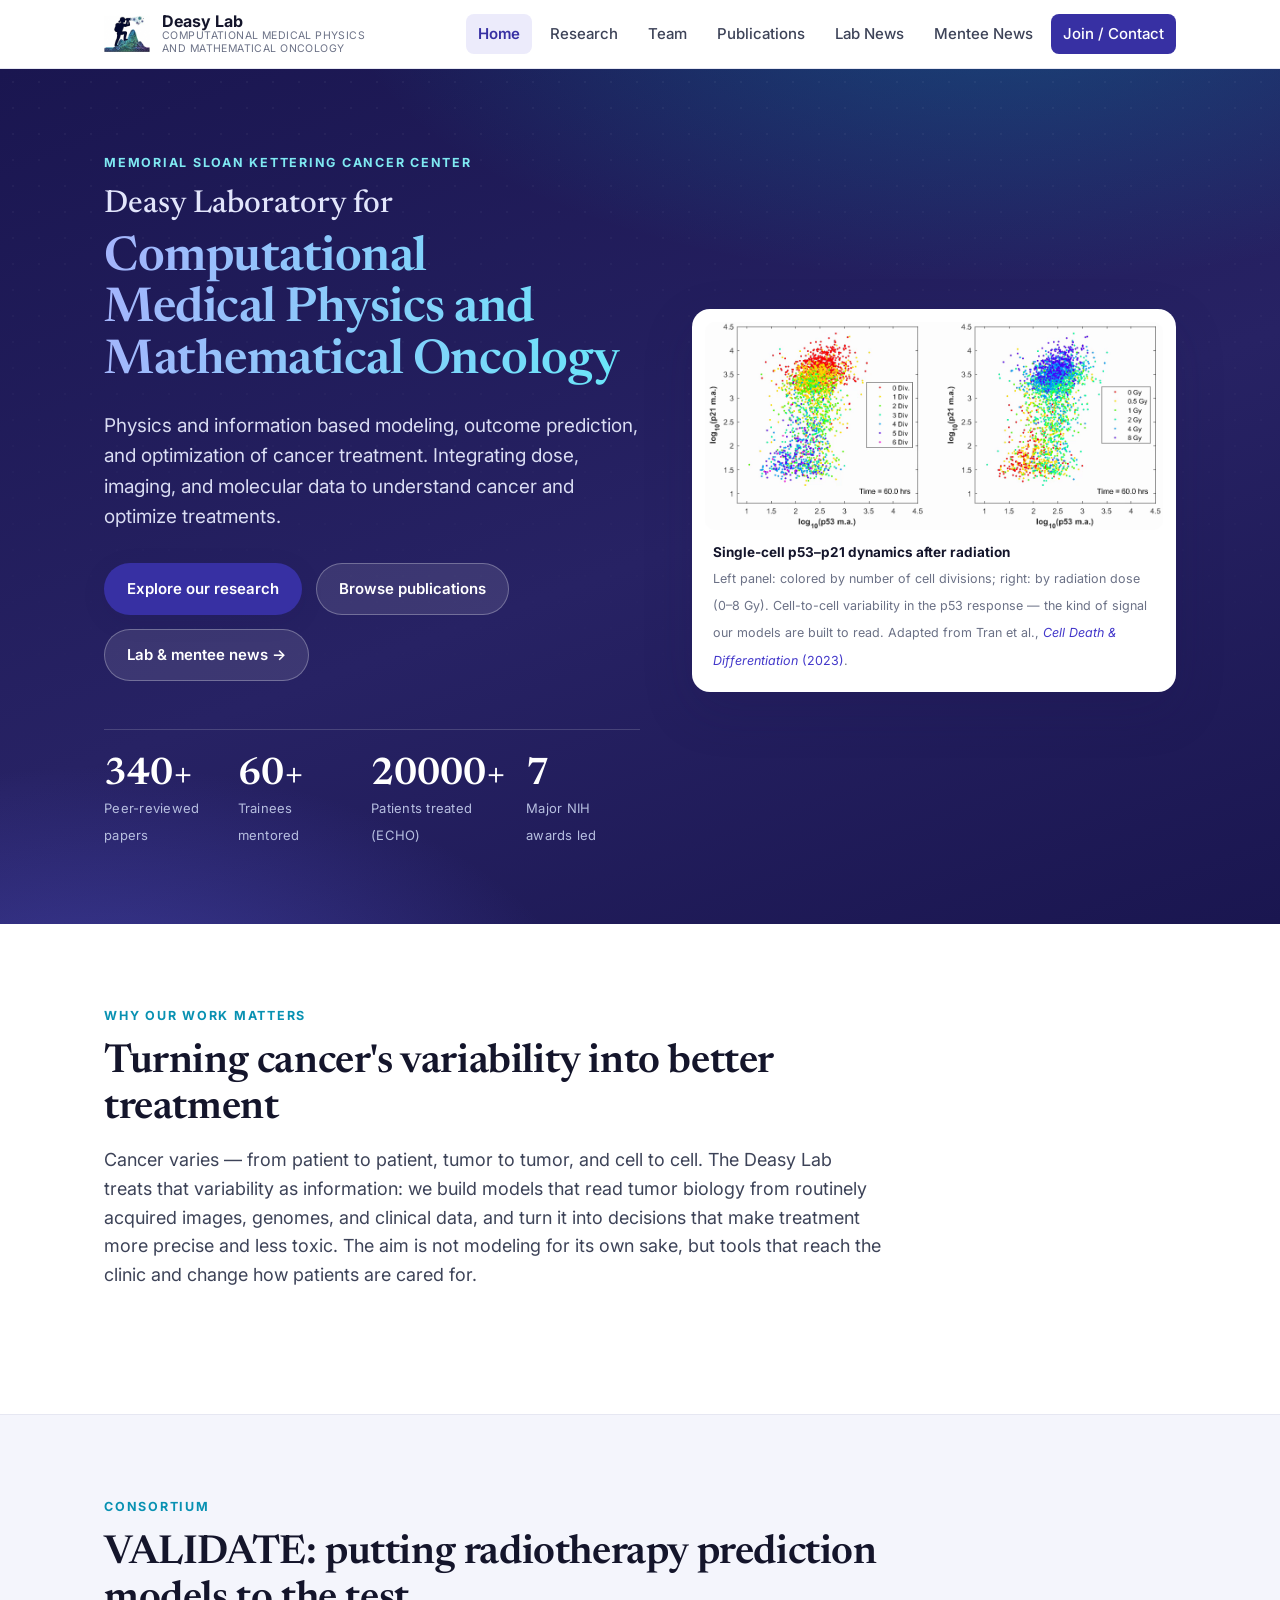
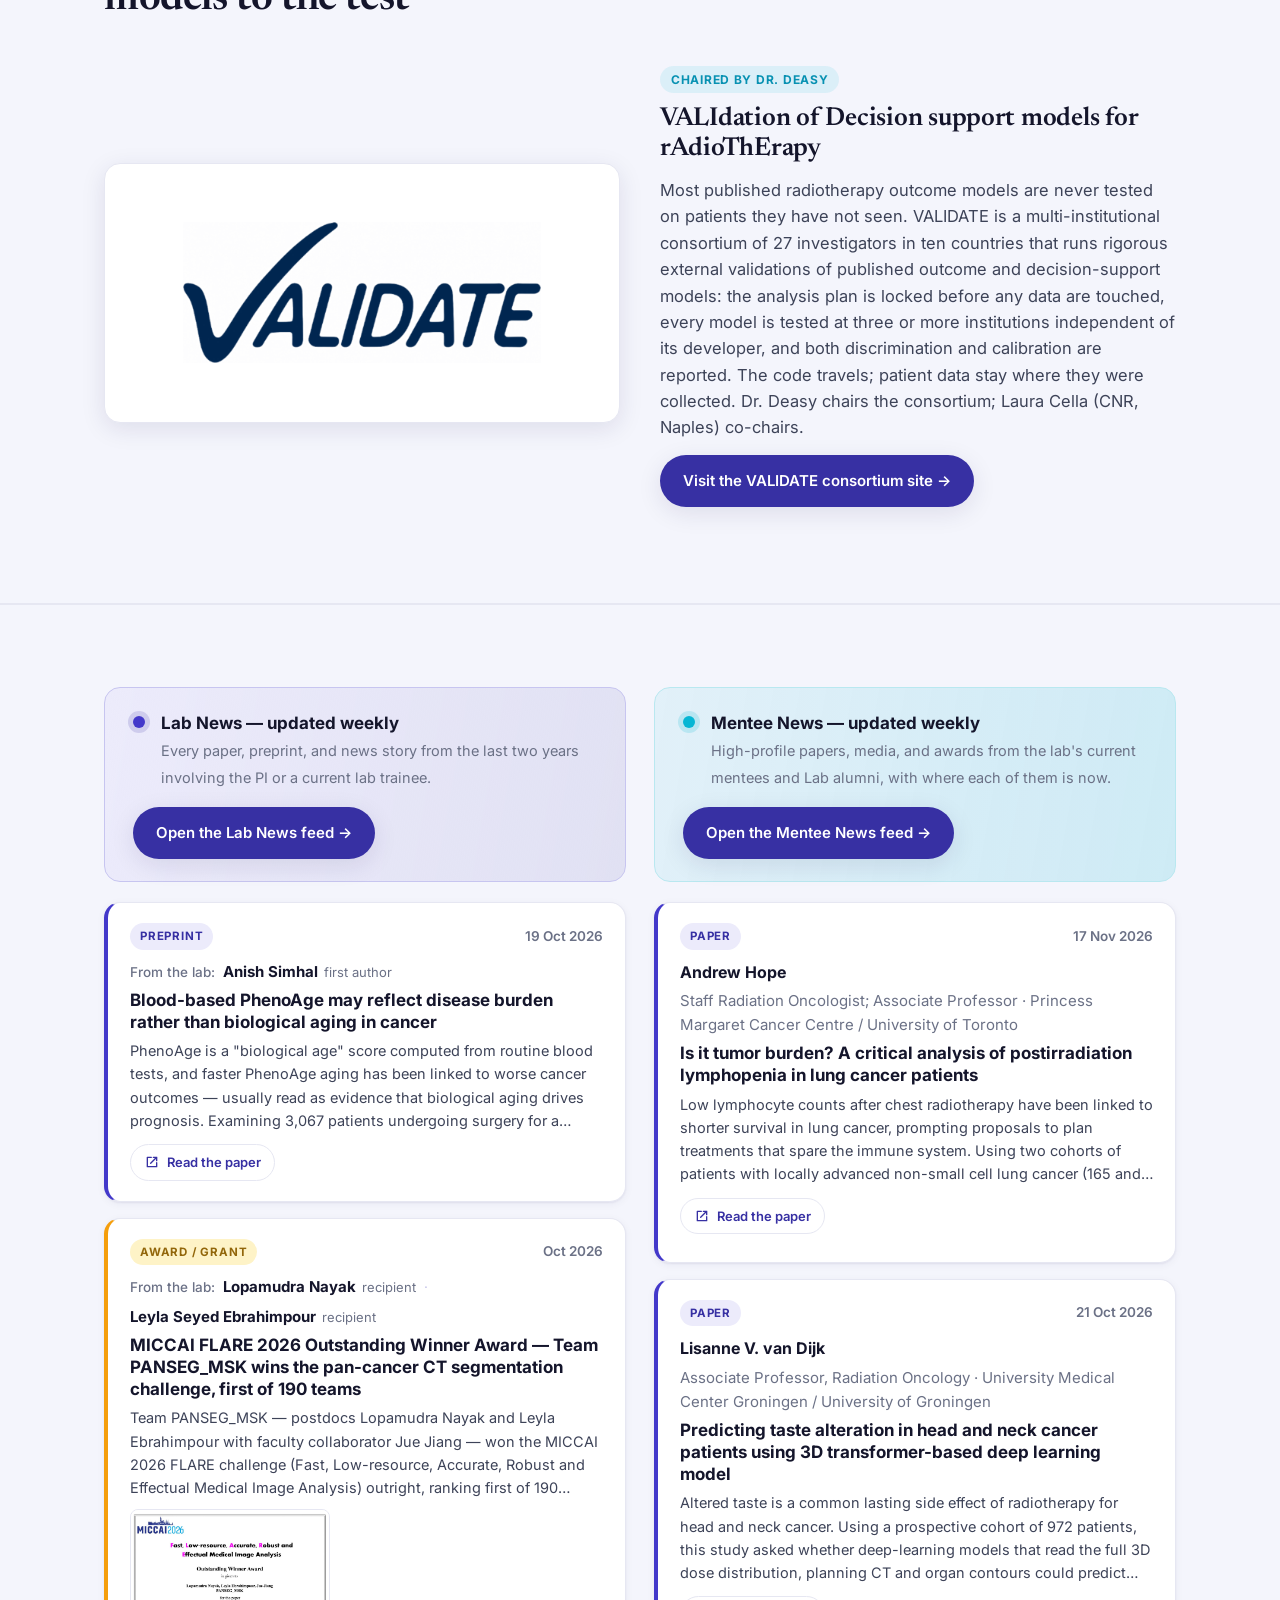
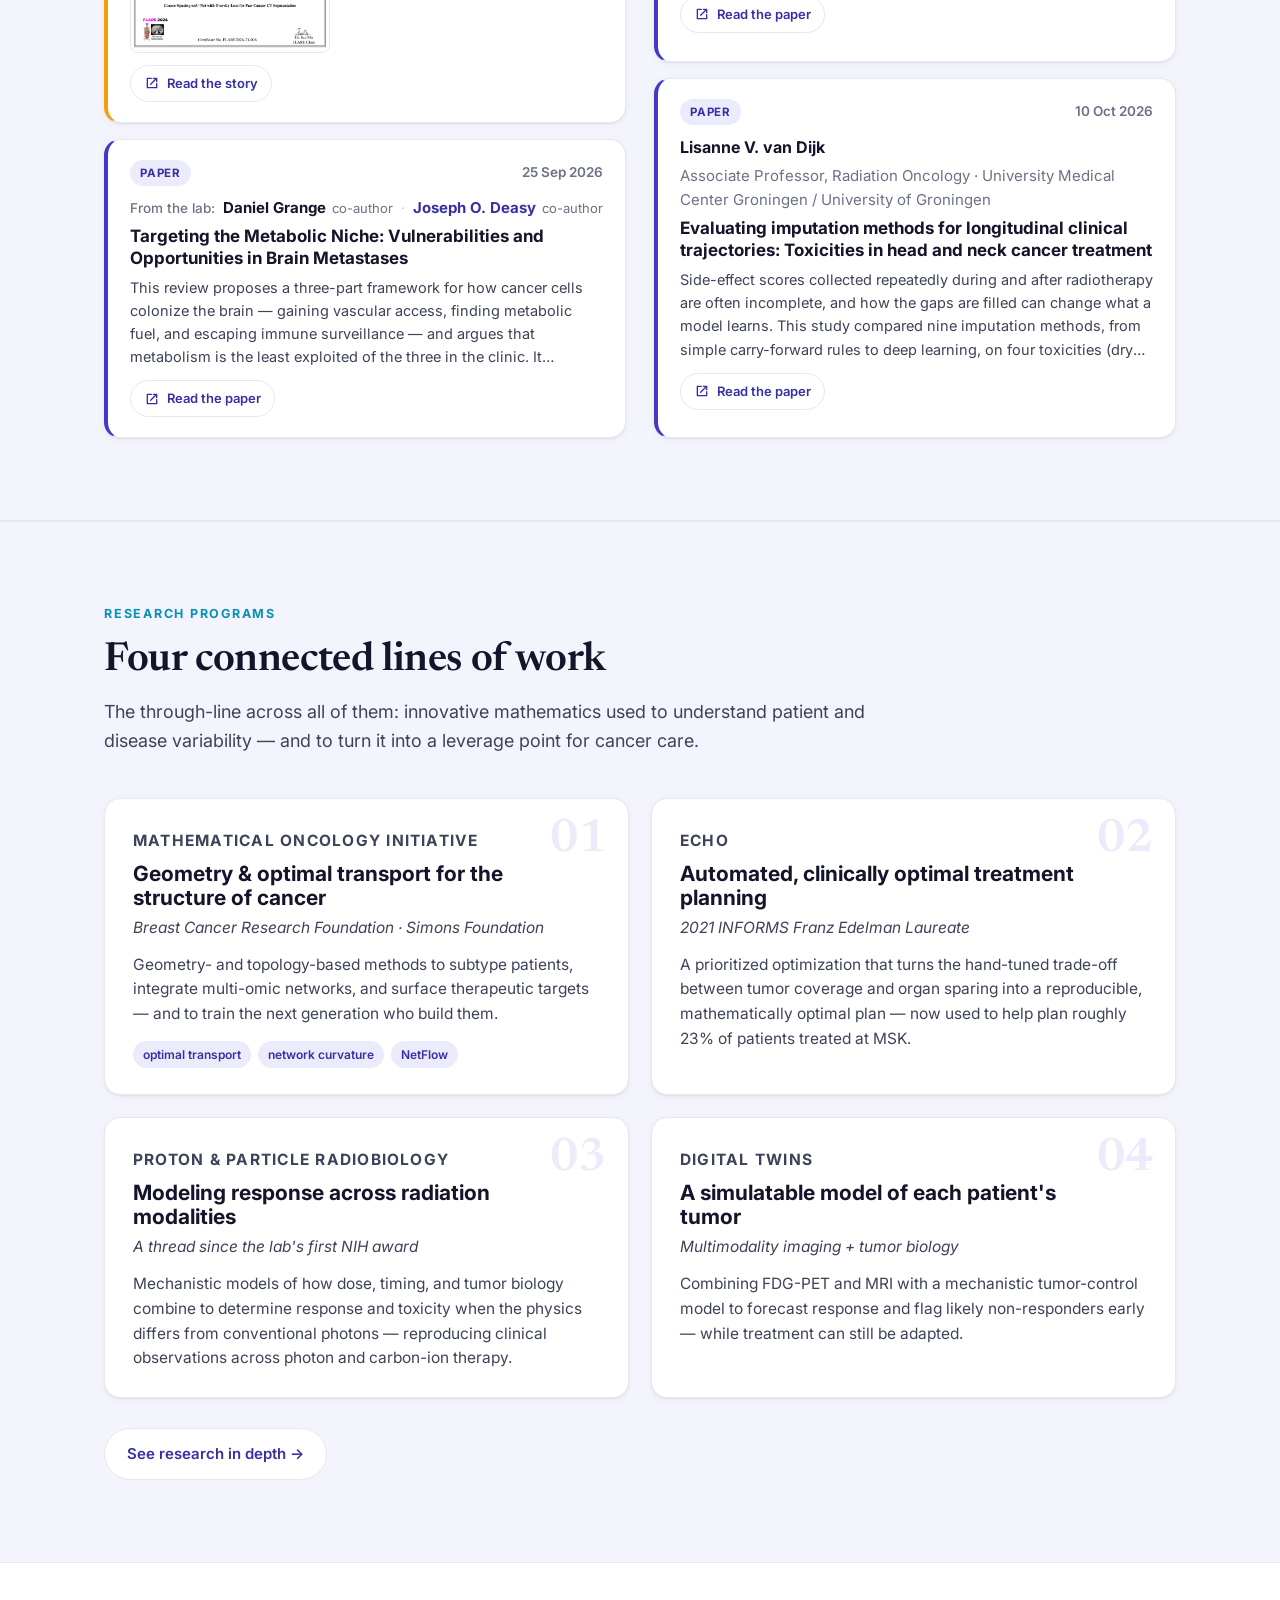
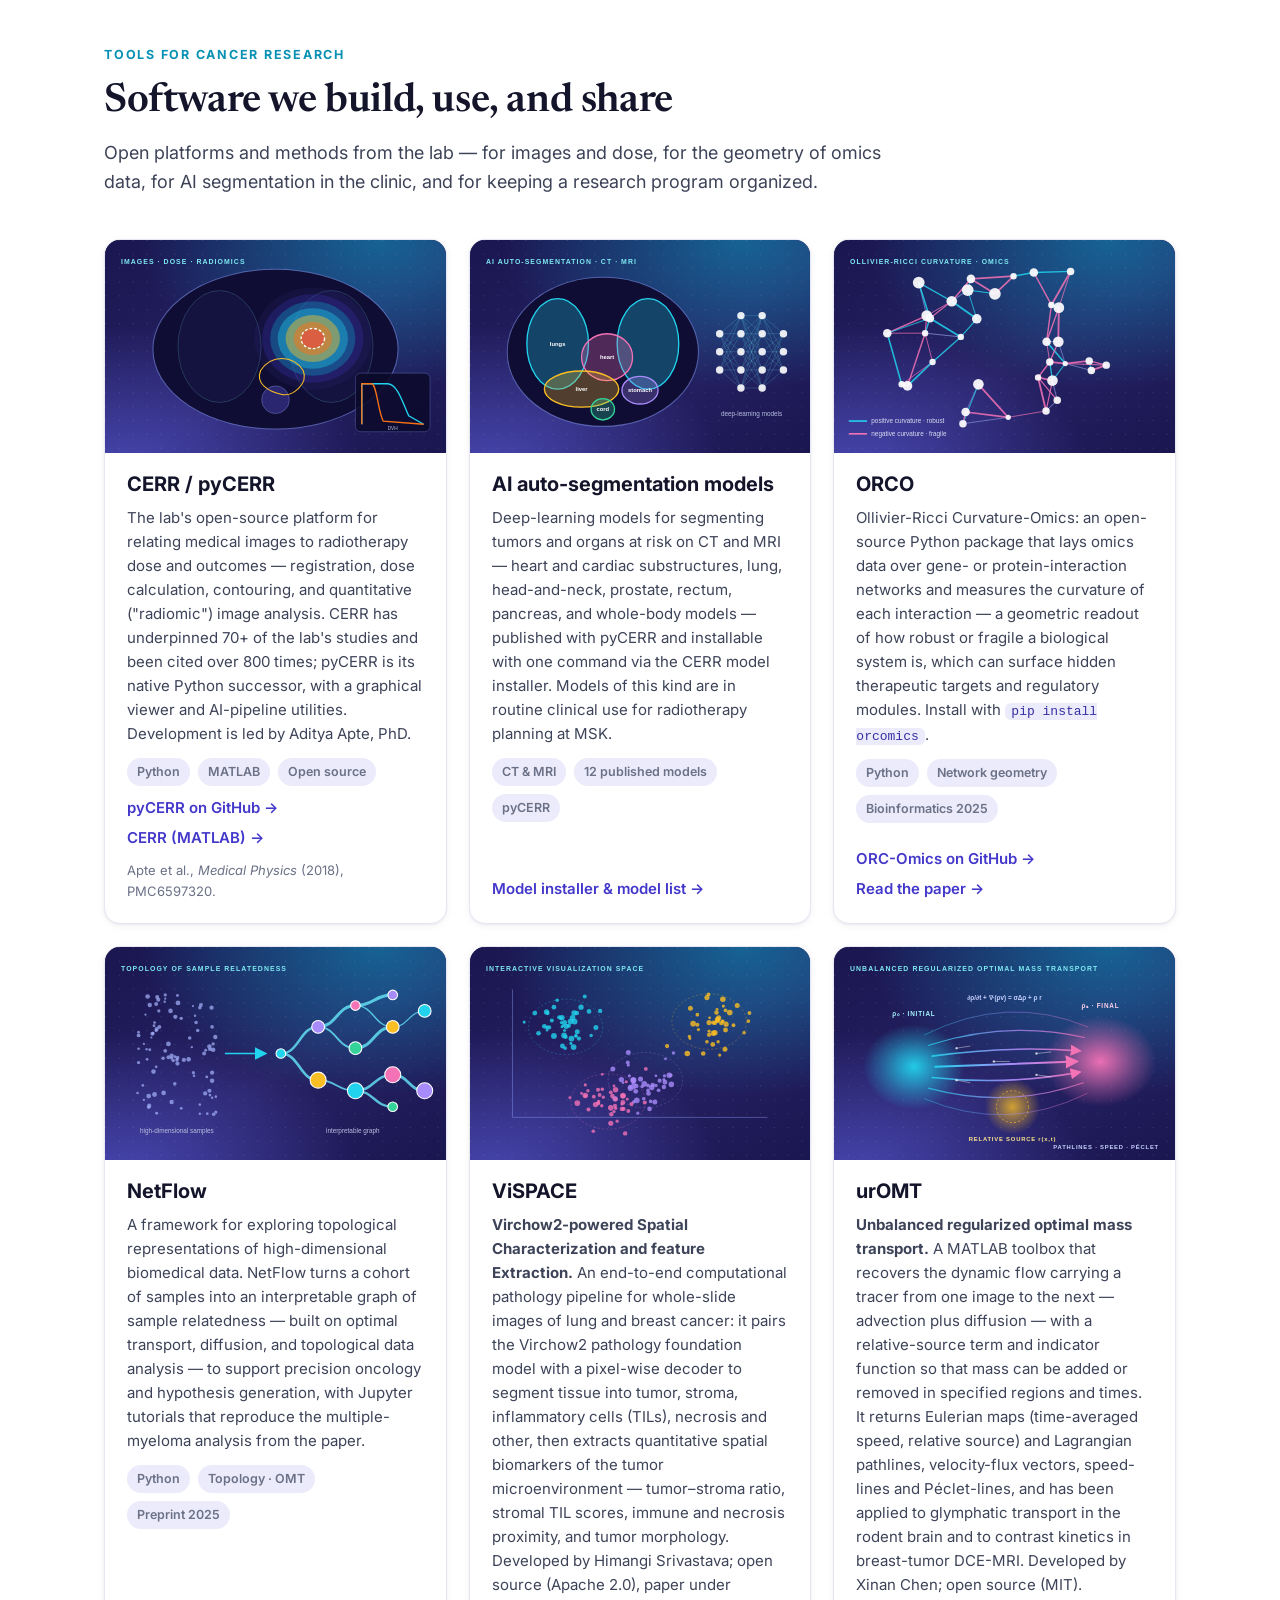
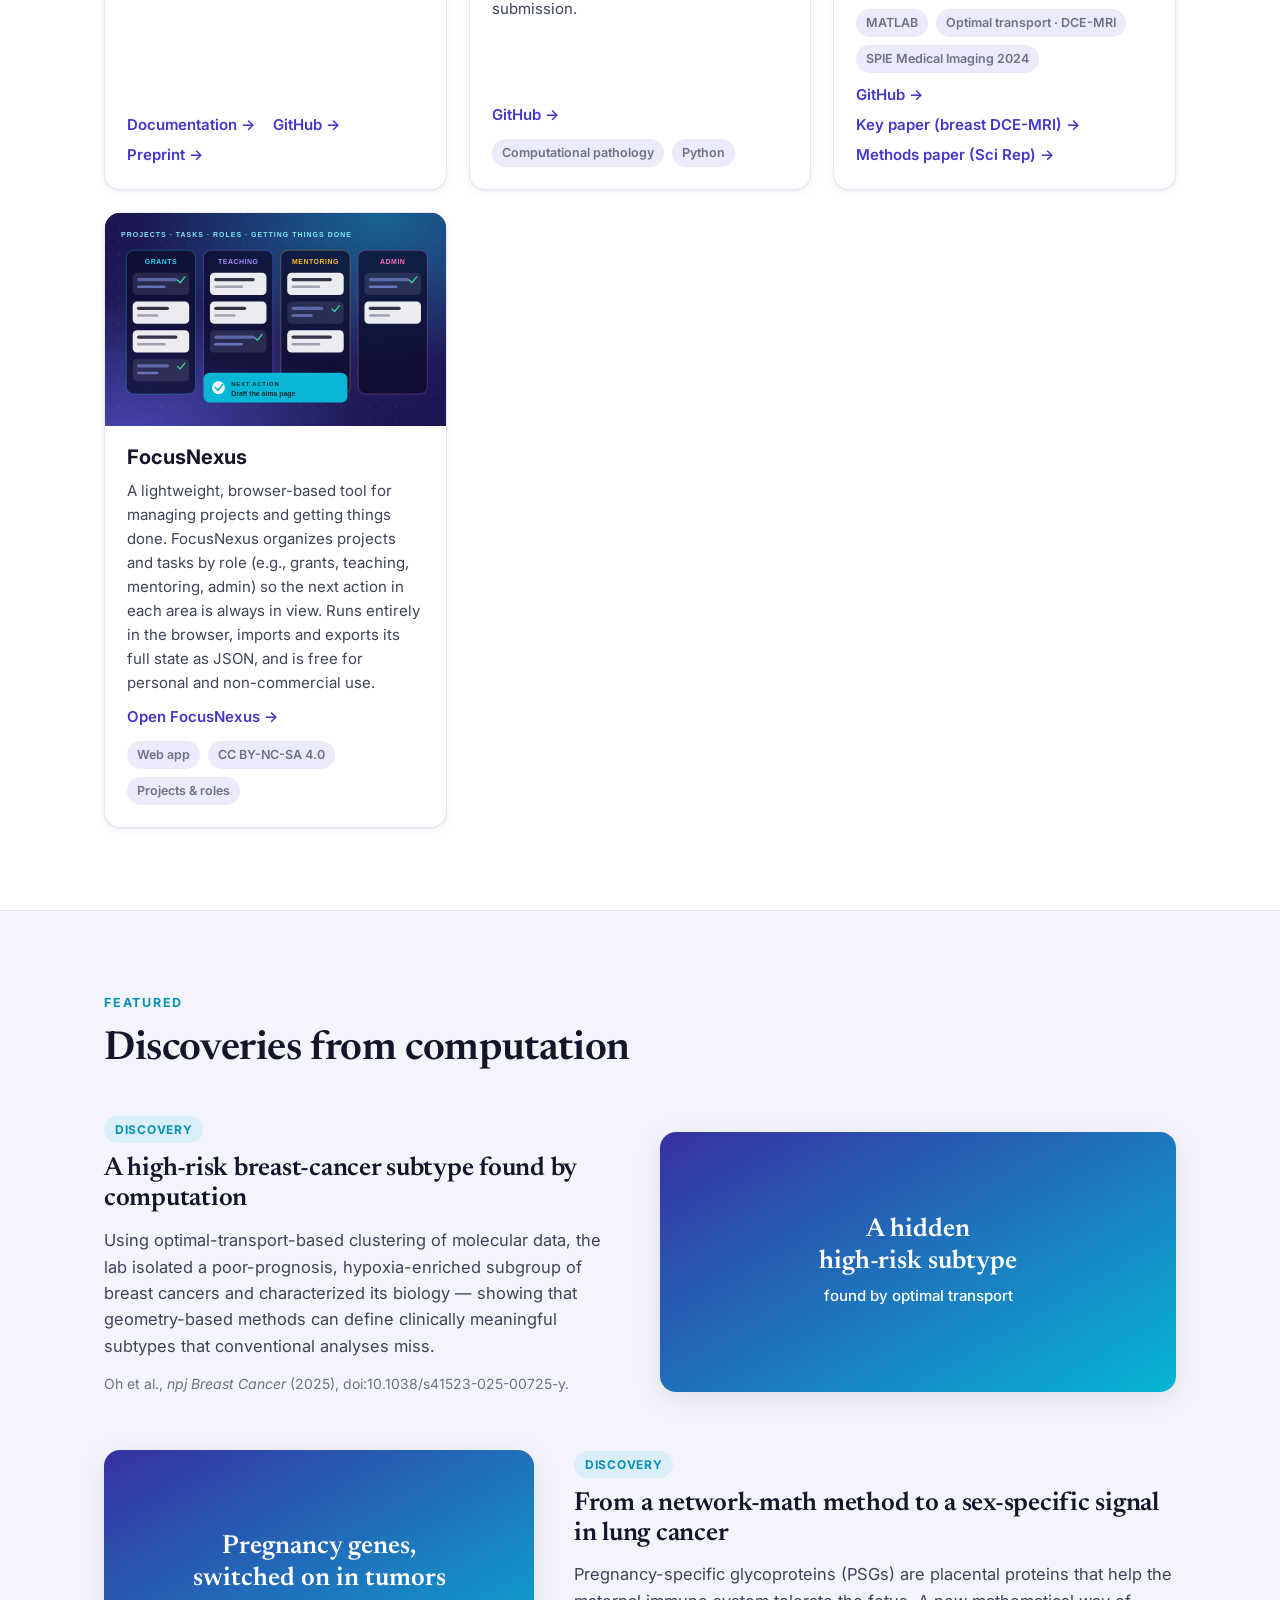
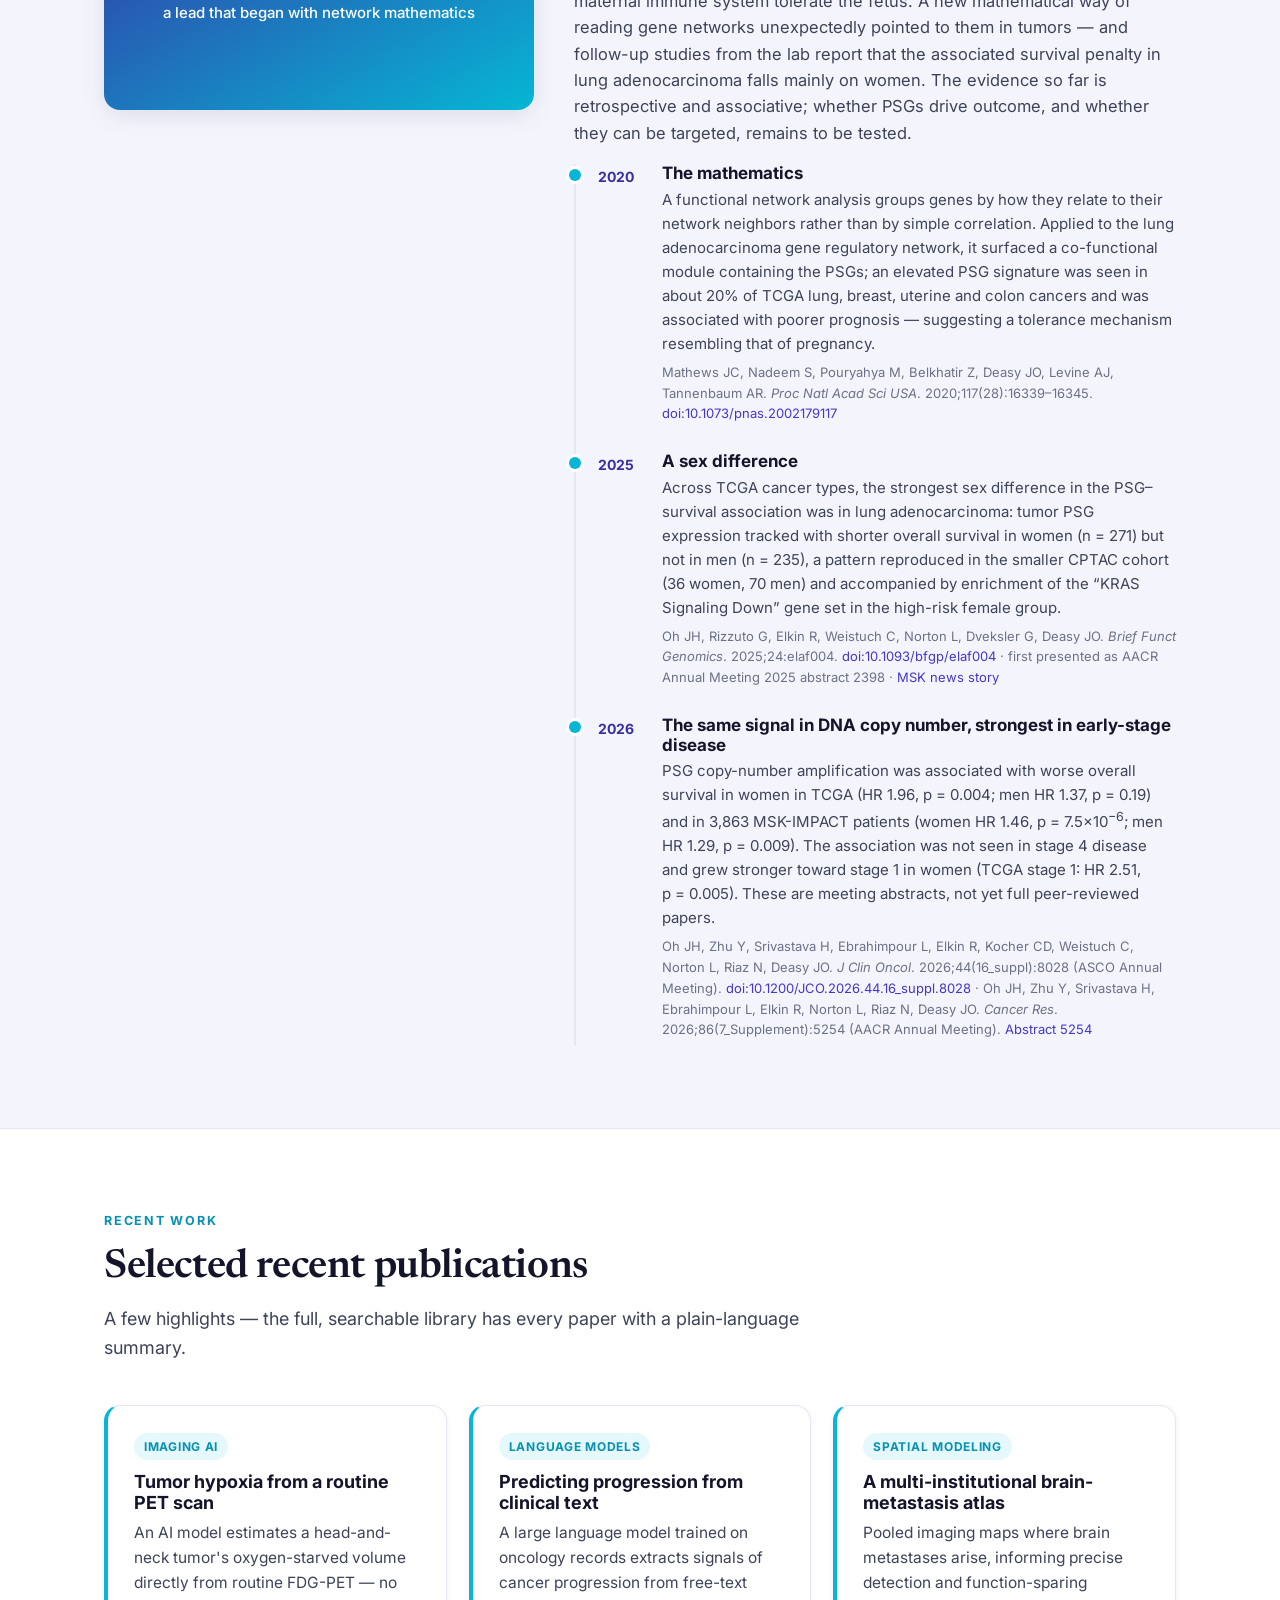
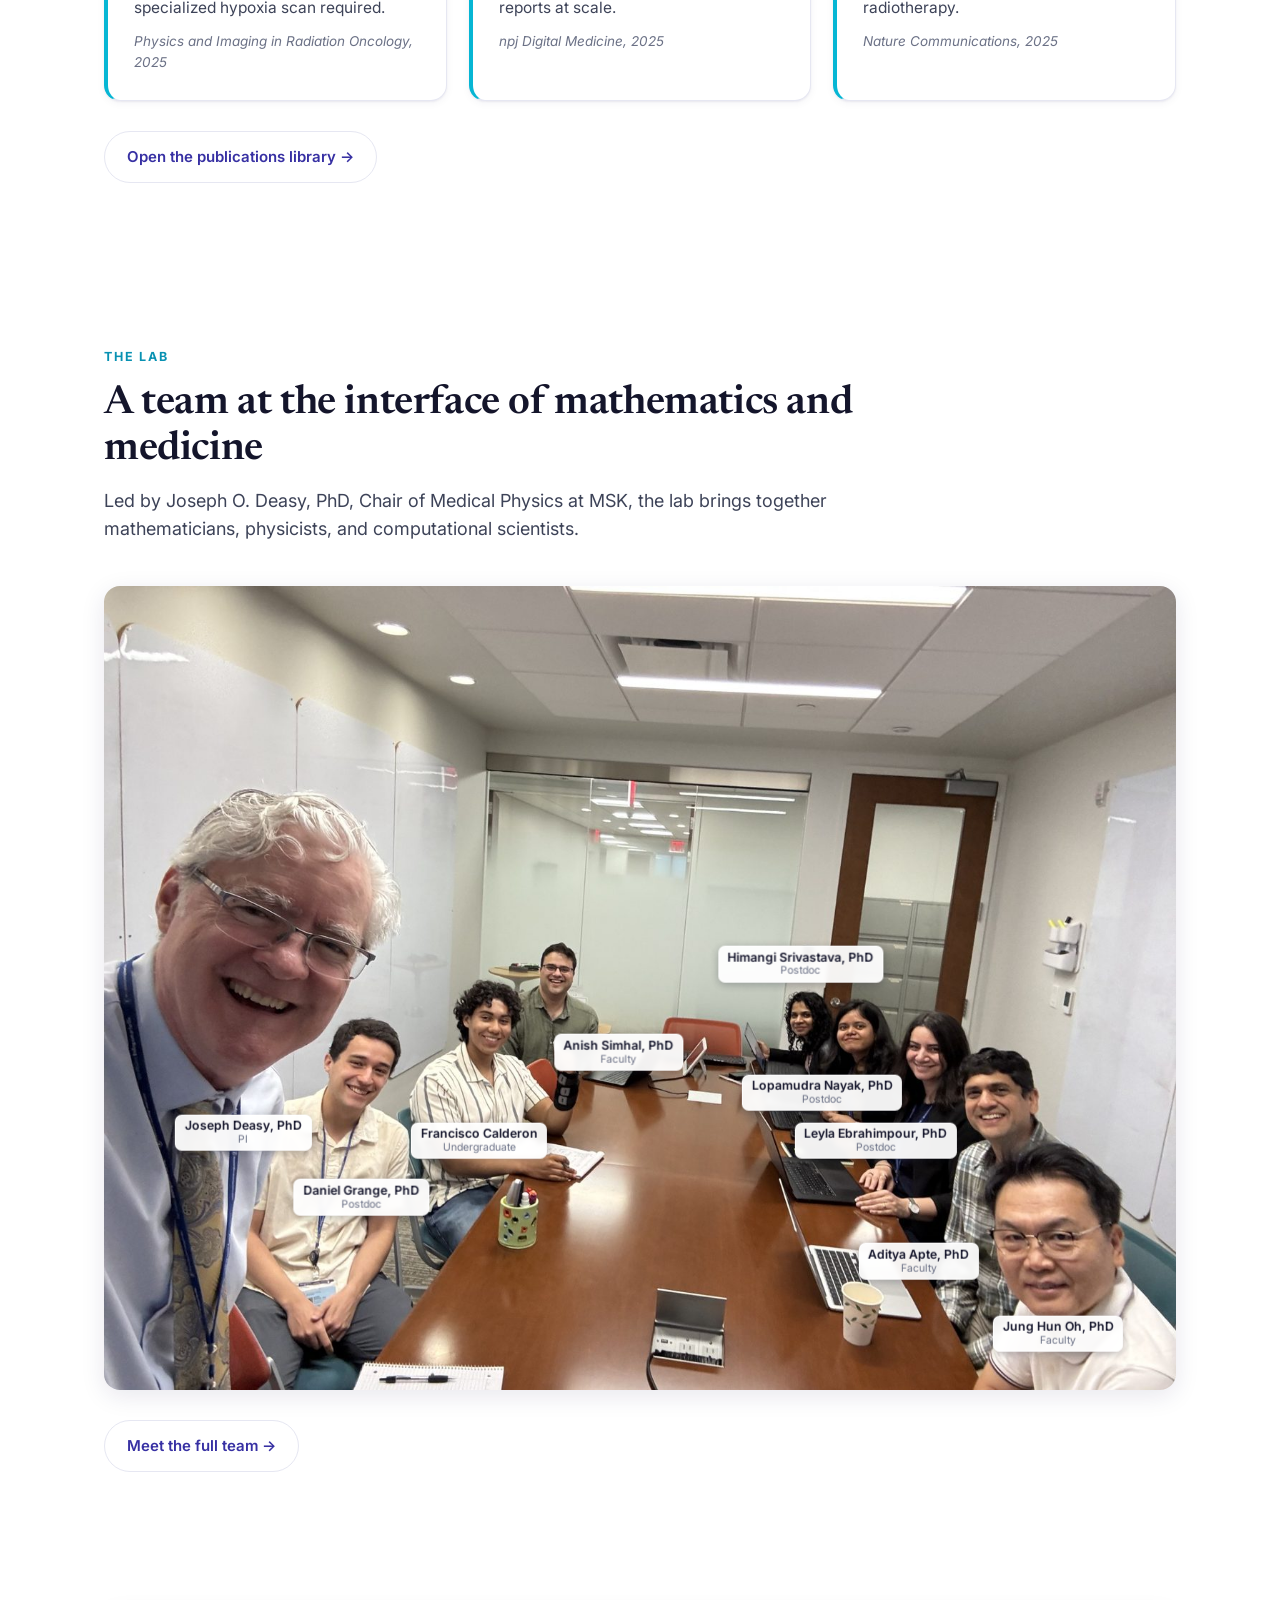
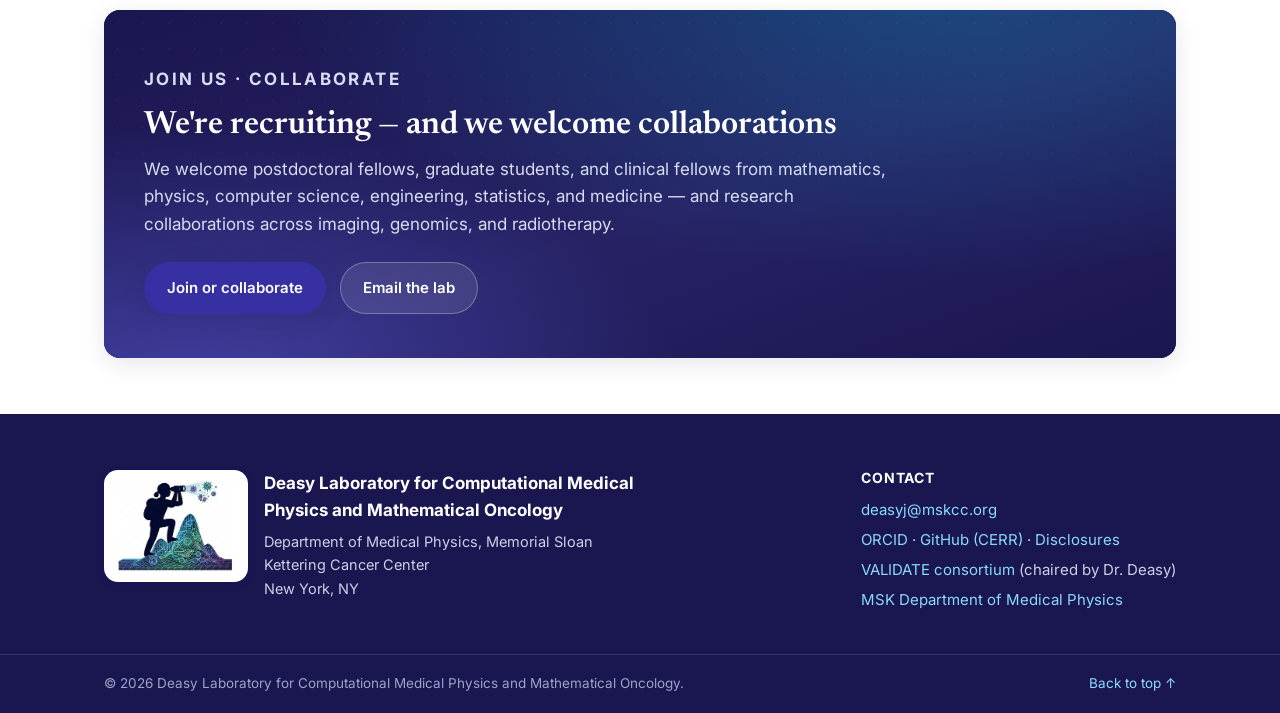
<file: index.html>
<!DOCTYPE html>
<html lang="en">
<head>
  <meta charset="UTF-8" />
  <meta name="viewport" content="width=device-width, initial-scale=1.0" />
  <title>Deasy Laboratory for Computational Medical Physics and Mathematical Oncology</title>
  <meta name="description" content="Physics and information based modeling, outcome prediction, and optimization of cancer treatment. Integrating dose, imaging, and molecular data to understand cancer and optimize treatments." />

  <meta property="og:title" content="Deasy Laboratory for Computational Medical Physics and Mathematical Oncology" />
  <meta property="og:description" content="Physics and information based modeling, outcome prediction, and optimization of cancer treatment. Integrating dose, imaging, and molecular data to understand cancer and optimize treatments." />
  <meta property="og:type" content="website" />

  <link rel="icon" type="image/png" href="assets/img/favicon.png" />

  <link rel="preconnect" href="https://fonts.googleapis.com" />
  <link rel="preconnect" href="https://fonts.gstatic.com" crossorigin />
  <link href="https://fonts.googleapis.com/css2?family=Inter:wght@400;500;600;700;800&family=Newsreader:ital,opsz@0,6..72;1,6..72&display=swap" rel="stylesheet" />

  <link rel="stylesheet" href="assets/css/styles.css" />
</head>
<body>

  <!-- ============ NAV ============ -->
  <header class="nav" id="top">
    <div class="container nav__inner">
      <a class="brand" href="index.html" aria-label="Deasy Laboratory for Computational Medical Physics and Mathematical Oncology — home">
        <img class="brand__logo" src="assets/img/logo-mark.png" alt="" aria-hidden="true" />
        <span class="brand__text">
          <strong>Deasy Lab</strong>
          <small>Computational Medical Physics<br />and Mathematical Oncology</small>
        </span>
      </a>

      <nav class="nav__links" aria-label="Primary">
        <a href="index.html">Home</a>
        <a href="research.html">Research</a>
        <a href="team.html">Team</a>
        <a href="publications.html">Publications</a>
        <a href="lab-news.html">Lab News</a>
      <a href="mentee-news.html">Mentee News</a>
        <a href="join.html" class="nav__cta">Join / Contact</a>
      </nav>

      <button class="nav__toggle" aria-label="Open menu" aria-expanded="false" aria-controls="mobileMenu">
        <span></span><span></span><span></span>
      </button>
    </div>
    <div class="nav__mobile" id="mobileMenu" hidden>
      <a href="index.html">Home</a>
      <a href="research.html">Research</a>
      <a href="team.html">Team</a>
      <a href="publications.html">Publications</a>
      <a href="lab-news.html">Lab News</a>
      <a href="mentee-news.html">Mentee News</a>
      <a href="join.html">Join / Contact</a>
    </div>
  </header>

  <main>

    <!-- ============ HERO ============ -->
    <section class="hero hero--split" id="home">
      <div class="hero__bg" aria-hidden="true"></div>
      <div class="container hero__inner">
        <div class="hero__text">
          <p class="eyebrow">Memorial Sloan Kettering Cancer Center</p>
          <h1 class="hero__title hero__title--long"><span class="hero__title-pre">Deasy Laboratory for</span> <span class="grad">Computational <br />Medical Physics and <br />Mathematical Oncology</span></h1>
          <p class="hero__lead">
            Physics and information based modeling, outcome prediction, and optimization of
            cancer treatment. Integrating dose, imaging, and molecular data to understand
            cancer and optimize treatments.
          </p>
          <div class="hero__actions">
            <a class="btn btn--primary" href="research.html">Explore our research</a>
            <a class="btn btn--ondark" href="publications.html">Browse publications</a>
            <a class="btn btn--ondark" href="#news">Lab &amp; mentee news →</a>
          </div>
          <div class="hero__stats">
            <div class="stat"><span class="stat__num" data-count="340" data-suffix="+">0</span><span class="stat__label">Peer-reviewed papers</span></div>
            <div class="stat"><span class="stat__num" data-count="60" data-suffix="+">0</span><span class="stat__label">Trainees mentored</span></div>
            <div class="stat"><span class="stat__num" data-count="20000" data-suffix="+">0</span><span class="stat__label">Patients treated (ECHO)</span></div>
            <div class="stat"><span class="stat__num" data-count="7">0</span><span class="stat__label">Major NIH awards led</span></div>
          </div>
        </div>

        <div class="hero__media">
          <figure class="videocard">
            <video data-hero aria-label="Animated scatter plots of single-cell p53 versus p21 levels over about 100 hours after irradiation" autoplay muted loop playsinline width="1040" height="472" poster="assets/video/p53-p21-peaks-poster.png">
              <source src="assets/video/p53-p21-peaks.mp4" type="video/mp4" />
            </video>
            <figcaption class="videocard__cap">
              <strong>Single-cell p53–p21 dynamics after radiation</strong>
              <span>Left panel: colored by number of cell divisions; right: by radiation dose (0–8&nbsp;Gy).
              Cell-to-cell variability in the p53 response — the kind of signal our models are built to read.
              Adapted from Tran et&nbsp;al., <a href="https://doi.org/10.1038/s41418-022-01069-x" target="_blank" rel="noopener"><em>Cell Death &amp; Differentiation</em> (2023)</a>.</span>
            </figcaption>
          </figure>
        </div>
      </div>
    </section>

    <!-- ============ MISSION / WHY IT MATTERS ============ -->
    <section class="section" id="mission">
      <div class="container">
        <div class="section__head">
          <p class="eyebrow">Why our work matters</p>
          <h2>Turning cancer's variability into better treatment</h2>
          <p class="section__lead">
            Cancer varies — from patient to patient, tumor to tumor, and cell to cell. The
            Deasy Lab treats that variability as information: we build models that read tumor
            biology from routinely acquired images, genomes, and clinical data, and turn it
            into decisions that make treatment more precise and less toxic. The aim is not
            modeling for its own sake, but tools that reach the clinic and change how patients
            are cared for.
          </p>
        </div>

      </div>
    </section>

    <!-- ============ VALIDATE CONSORTIUM (chaired by the PI; consortium site in the validate4rt repo) ============ -->
    <section class="section section--tint" id="validate">
      <div class="container">
        <div class="section__head">
          <p class="eyebrow">Consortium</p>
          <h2>VALIDATE: putting radiotherapy prediction models to the test</h2>
        </div>
        <article class="feature">
          <div class="feature__media feature__media--validate">
            <img src="assets/img/validate-logo.png" alt="VALIDATE — VALIdation of Decision support models for rAdioThErapy" width="942" height="372" />
          </div>
          <div class="feature__body">
            <span class="feature__badge">Chaired by Dr. Deasy</span>
            <h3>VALIdation of Decision support models for rAdioThErapy</h3>
            <p>
              Most published radiotherapy outcome models are never tested on patients they have not seen.
              VALIDATE is a multi-institutional consortium of 27 investigators in ten countries that runs
              rigorous external validations of published outcome and decision-support models: the analysis
              plan is locked before any data are touched, every model is tested at three or more institutions
              independent of its developer, and both discrimination and calibration are reported. The code
              travels; patient data stay where they were collected. Dr. Deasy chairs the consortium; Laura
              Cella (CNR, Naples) co-chairs.
            </p>
            <p>
              <a class="btn btn--primary" href="https://validate4rt.org/" target="_blank" rel="noopener">Visit the VALIDATE consortium site →</a>
            </p>
          </div>
        </article>
      </div>
    </section>

    <!-- ============ NEWS HUB: Lab News + Mentee News (auto-fed from data/lab-news.json and data/mentee-news.json) ============ -->
    <section class="section section--tint" id="news">
      <div class="container">
        <div class="newshub">
          <div class="newscol newscol--lab" id="lab-news">
            <div class="newsbanner newsbanner--col">
              <div class="newsbanner__text">
                <span class="newsbanner__dot" aria-hidden="true"></span>
                <div>
                  <strong>Lab News — updated weekly</strong>
                  <span class="sub">Every paper, preprint, and news story from the last two years involving the PI or a current lab trainee.</span>
                </div>
              </div>
              <a class="btn btn--primary" href="lab-news.html">Open the Lab News feed →</a>
            </div>
            <div id="labNewsLatest" class="cards cards--stack" data-count="3" aria-live="polite"></div>
          </div>
          <div class="newscol newscol--mentee" id="mentee-news">
            <div class="newsbanner newsbanner--col">
              <div class="newsbanner__text">
                <span class="newsbanner__dot" aria-hidden="true"></span>
                <div>
                  <strong>Mentee News — updated weekly</strong>
                  <span class="sub">High-profile papers, media, and awards from the lab's current mentees and Lab alumni, with where each of them is now.</span>
                </div>
              </div>
              <a class="btn btn--primary" href="mentee-news.html">Open the Mentee News feed →</a>
            </div>
            <div id="menteeNewsLatest" class="cards cards--stack" data-count="3" aria-live="polite"></div>
          </div>
        </div>
      </div>
    </section>

    <!-- ============ RESEARCH PROGRAMS ============ -->
    <section class="section section--tint" id="research">
      <div class="container">
        <div class="section__head">
          <p class="eyebrow">Research programs</p>
          <h2>Four connected lines of work</h2>
          <p class="section__lead">
            The through-line across all of them: innovative mathematics used to understand
            patient and disease variability — and to turn it into a leverage point for cancer care.
          </p>
        </div>

        <div class="programs">
          <article class="program">
            <span class="program__num" aria-hidden="true">01</span>
            <p class="program__kicker">Mathematical Oncology Initiative</p>
            <h3>Geometry &amp; optimal transport for the structure of cancer</h3>
            <p class="program__tag">Breast Cancer Research Foundation · Simons Foundation</p>
            <p>Geometry- and topology-based methods to subtype patients, integrate multi-omic networks, and surface therapeutic targets — and to train the next generation who build them.</p>
            <div class="program__tools">
              <span class="tooltag">optimal transport</span><span class="tooltag">network curvature</span><span class="tooltag">NetFlow</span>
            </div>
          </article>

          <article class="program">
            <span class="program__num" aria-hidden="true">02</span>
            <p class="program__kicker">ECHO</p>
            <h3>Automated, clinically optimal treatment planning</h3>
            <p class="program__tag">2021 INFORMS Franz Edelman Laureate</p>
            <p>A prioritized optimization that turns the hand-tuned trade-off between tumor coverage and organ sparing into a reproducible, mathematically optimal plan — now used to help plan roughly 23% of patients treated at MSK.</p>
          </article>

          <article class="program">
            <span class="program__num" aria-hidden="true">03</span>
            <p class="program__kicker">Proton &amp; particle radiobiology</p>
            <h3>Modeling response across radiation modalities</h3>
            <p class="program__tag">A thread since the lab's first NIH award</p>
            <p>Mechanistic models of how dose, timing, and tumor biology combine to determine response and toxicity when the physics differs from conventional photons — reproducing clinical observations across photon and carbon-ion therapy.</p>
          </article>

          <article class="program">
            <span class="program__num" aria-hidden="true">04</span>
            <p class="program__kicker">Digital twins</p>
            <h3>A simulatable model of each patient's tumor</h3>
            <p class="program__tag">Multimodality imaging + tumor biology</p>
            <p>Combining FDG-PET and MRI with a mechanistic tumor-control model to forecast response and flag likely non-responders early — while treatment can still be adapted.</p>
          </article>
        </div>
        <div class="section__more">
          <a class="btn btn--ghost" href="research.html">See research in depth →</a>
        </div>
      </div>
    </section>

    <!-- ============ TOOLS FOR CANCER RESEARCH ============ -->
    <section class="section" id="tools">
      <div class="container">
        <div class="section__head">
          <p class="eyebrow">Tools for cancer research</p>
          <h2>Software we build, use, and share</h2>
          <p class="section__lead">
            Open platforms and methods from the lab — for images and dose, for the geometry of
            omics data, for AI segmentation in the clinic, and for keeping a research program organized.
          </p>
        </div>

        <div class="tools">
          <article class="toolcard">
            <a class="toolcard__media" href="https://github.com/cerr/pyCERR" target="_blank" rel="noopener"><img src="assets/img/tools/cerr.svg" alt="CERR / pyCERR: a CT slice with dose colorwash, contours and a dose-volume histogram" loading="lazy" /></a>
            <div class="toolcard__body">
              <h3>CERR / pyCERR</h3>
              <p>
                The lab's open-source platform for relating medical images to radiotherapy dose and outcomes —
                registration, dose calculation, contouring, and quantitative ("radiomic") image analysis. CERR
                has underpinned 70+ of the lab's studies and been cited over 800 times; pyCERR is its native
                Python successor, with a graphical viewer and AI-pipeline utilities. Development is led by Aditya Apte, PhD.
              </p>
              <div class="tool__meta"><span>Python</span><span>MATLAB</span><span>Open source</span></div>
              <div class="toolcard__links">
                <a class="linkout" href="https://github.com/cerr/pyCERR" target="_blank" rel="noopener">pyCERR on GitHub →</a>
                <a class="linkout" href="https://github.com/cerr/CERR" target="_blank" rel="noopener">CERR (MATLAB) →</a>
              </div>
              <p class="ref">Apte et al., <em>Medical Physics</em> (2018), PMC6597320.</p>
            </div>
          </article>

          <article class="toolcard">
            <a class="toolcard__media" href="https://github.com/cerr/model_installer" target="_blank" rel="noopener"><img src="assets/img/tools/autoseg.svg" alt="AI auto-segmentation: organs outlined in color on a torso cross-section beside a neural-network motif" loading="lazy" /></a>
            <div class="toolcard__body">
              <h3>AI auto-segmentation models</h3>
              <p>
                Deep-learning models for segmenting tumors and organs at risk on CT and MRI — heart and cardiac
                substructures, lung, head-and-neck, prostate, rectum, pancreas, and whole-body models — published
                with pyCERR and installable with one command via the CERR model installer. Models of this kind are
                in routine clinical use for radiotherapy planning at MSK.
              </p>
              <div class="tool__meta"><span>CT &amp; MRI</span><span>12 published models</span><span>pyCERR</span></div>
              <div class="toolcard__links">
                <a class="linkout" href="https://github.com/cerr/model_installer" target="_blank" rel="noopener">Model installer &amp; model list →</a>
              </div>
            </div>
          </article>

          <article class="toolcard">
            <a class="toolcard__media" href="https://github.com/aksimhal/ORC-Omics" target="_blank" rel="noopener"><img src="assets/img/tools/orco.svg" alt="ORCO: a gene network whose edges are colored by Ollivier-Ricci curvature" loading="lazy" /></a>
            <div class="toolcard__body">
              <h3>ORCO</h3>
              <p>
                Ollivier-Ricci Curvature-Omics: an open-source Python package that lays omics data over gene- or
                protein-interaction networks and measures the curvature of each interaction — a geometric readout of
                how robust or fragile a biological system is, which can surface hidden therapeutic targets and
                regulatory modules. Install with <code>pip install orcomics</code>.
              </p>
              <div class="tool__meta"><span>Python</span><span>Network geometry</span><span>Bioinformatics 2025</span></div>
              <div class="toolcard__links">
                <a class="linkout" href="https://github.com/aksimhal/ORC-Omics" target="_blank" rel="noopener">ORC-Omics on GitHub →</a>
                <a class="linkout" href="https://doi.org/10.1093/bioinformatics/btaf093" target="_blank" rel="noopener">Read the paper →</a>
              </div>
            </div>
          </article>

          <article class="toolcard">
            <a class="toolcard__media" href="https://areelkin.github.io/netflow" target="_blank" rel="noopener"><img src="assets/img/tools/netflow.svg" alt="NetFlow: high-dimensional samples flowing into an interpretable branching graph" loading="lazy" /></a>
            <div class="toolcard__body">
              <h3>NetFlow</h3>
              <p>
                A framework for exploring topological representations of high-dimensional biomedical data.
                NetFlow turns a cohort of samples into an interpretable graph of sample relatedness — built on
                optimal transport, diffusion, and topological data analysis — to support precision oncology and
                hypothesis generation, with Jupyter tutorials that reproduce the multiple-myeloma analysis from the paper.
              </p>
              <div class="tool__meta"><span>Python</span><span>Topology · OMT</span><span>Preprint 2025</span></div>
              <div class="toolcard__links">
                <a class="linkout" href="https://areelkin.github.io/netflow" target="_blank" rel="noopener">Documentation →</a>
                <a class="linkout" href="https://github.com/areElkin/netflow" target="_blank" rel="noopener">GitHub →</a>
                <a class="linkout" href="https://doi.org/10.1101/2025.10.24.683878" target="_blank" rel="noopener">Preprint →</a>
              </div>
            </div>
          </article>

          <article class="toolcard">
            <a class="toolcard__media" href="https://github.com/himangi2003/ViSPACE" target="_blank" rel="noopener"><img src="assets/img/tools/vispace.svg" alt="ViSPACE: clusters of tissue regions mapped across a whole-slide image" loading="lazy" /></a>
            <div class="toolcard__body">
              <h3>ViSPACE</h3>
              <p>
                <strong>Virchow2-powered Spatial Characterization and feature Extraction.</strong> An end-to-end computational pathology
                pipeline for whole-slide images of lung and breast cancer: it pairs the Virchow2 pathology foundation model with a
                pixel-wise decoder to segment tissue into tumor, stroma, inflammatory cells (TILs), necrosis and other, then extracts
                quantitative spatial biomarkers of the tumor microenvironment — tumor–stroma ratio, stromal TIL scores, immune and
                necrosis proximity, and tumor morphology. Developed by Himangi Srivastava; open source (Apache 2.0), paper under submission.
              </p>
              <div class="toolcard__links">
                <a class="linkout" href="https://github.com/himangi2003/ViSPACE" target="_blank" rel="noopener">GitHub →</a>
              </div>
              <div class="tool__meta"><span>Computational pathology</span><span>Python</span></div>
            </div>
          </article>

          <article class="toolcard">
            <a class="toolcard__media" href="https://github.com/xinan-nancy-chen/urOMT" target="_blank" rel="noopener"><img src="assets/img/tools/uromt.svg" alt="urOMT: tracer mass carried along curved pathlines from an initial to a final distribution, with a relative-source region" loading="lazy" /></a>
            <div class="toolcard__body">
              <h3>urOMT</h3>
              <p>
                <strong>Unbalanced regularized optimal mass transport.</strong> A MATLAB toolbox that recovers the dynamic flow
                carrying a tracer from one image to the next — advection plus diffusion — with a relative-source term and
                indicator function so that mass can be added or removed in specified regions and times. It returns Eulerian
                maps (time-averaged speed, relative source) and Lagrangian pathlines, velocity-flux vectors, speed-lines and
                Péclet-lines, and has been applied to glymphatic transport in the rodent brain and to contrast kinetics in
                breast-tumor DCE-MRI. Developed by Xinan Chen; open source (MIT).
              </p>
              <div class="tool__meta"><span>MATLAB</span><span>Optimal transport · DCE-MRI</span><span>SPIE Medical Imaging 2024</span></div>
              <div class="toolcard__links">
                <a class="linkout" href="https://github.com/xinan-nancy-chen/urOMT" target="_blank" rel="noopener">GitHub →</a>
                <a class="linkout" href="https://doi.org/10.1117/12.3005382" target="_blank" rel="noopener">Key paper (breast DCE-MRI) →</a>
                <a class="linkout" href="https://doi.org/10.1038/s41598-023-50874-y" target="_blank" rel="noopener">Methods paper (Sci Rep) →</a>
              </div>
            </div>
          </article>

          <article class="toolcard">
            <a class="toolcard__media" href="https://cerrver.github.io/focusnexus/" target="_blank" rel="noopener"><img src="assets/img/tools/focusnexus.svg" alt="FocusNexus: task cards organized by role with a highlighted next action" loading="lazy" /></a>
            <div class="toolcard__body">
              <h3>FocusNexus</h3>
              <p>
                A lightweight, browser-based tool for managing projects and getting things done. FocusNexus
                organizes projects and tasks by role (e.g., grants, teaching, mentoring, admin) so the next action
                in each area is always in view. Runs entirely in the browser, imports and exports its full state
                as JSON, and is free for personal and non-commercial use.
              </p>
              <div class="toolcard__links">
                <a class="linkout" href="https://cerrver.github.io/focusnexus/" target="_blank" rel="noopener">Open FocusNexus →</a>
              </div>
              <div class="tool__meta"><span>Web app</span><span>CC BY-NC-SA 4.0</span><span>Projects &amp; roles</span></div>
            </div>
          </article>
        </div>
      </div>
    </section>

    <!-- ============ FEATURED DISCOVERY ============ -->
    <section class="section section--tint" id="featured">
      <div class="container">
        <div class="section__head">
          <p class="eyebrow">Featured</p>
          <h2>Discoveries from computation</h2>
        </div>
        <article class="feature feature--flip">
          <div class="feature__media" role="img" aria-label="Computationally identified breast cancer subtype">
            <div class="feature__glyph">A hidden<br />high-risk subtype<br /><span style="font-size:15px;font-family:var(--font-sans);font-weight:500;">found by optimal transport</span></div>
          </div>
          <div class="feature__body">
            <span class="feature__badge">Discovery</span>
            <h3>A high-risk breast-cancer subtype found by computation</h3>
            <p>
              Using optimal-transport-based clustering of molecular data, the lab isolated a
              poor-prognosis, hypoxia-enriched subgroup of breast cancers and characterized its
              biology — showing that geometry-based methods can define clinically meaningful
              subtypes that conventional analyses miss.
            </p>
            <p class="ref">Oh et al., <em>npj Breast Cancer</em> (2025), doi:10.1038/s41523-025-00725-y.</p>
          </div>
        </article>

        <article class="feature feature--story" id="psg">
          <div class="feature__media" role="img" aria-label="Pregnancy-specific glycoproteins: from a network-mathematics method to a sex-specific signal in lung adenocarcinoma">
            <div class="feature__glyph">Pregnancy genes,<br />switched on in tumors<br /><span style="font-size:15px;font-family:var(--font-sans);font-weight:500;">a lead that began with network mathematics</span></div>
          </div>
          <div class="feature__body">
            <span class="feature__badge">Discovery</span>
            <h3>From a network-math method to a sex-specific signal in lung cancer</h3>
            <p>
              Pregnancy-specific glycoproteins (PSGs) are placental proteins that help the maternal
              immune system tolerate the fetus. A new mathematical way of reading gene networks
              unexpectedly pointed to them in tumors &mdash; and follow-up studies from the lab
              report that the associated survival penalty in lung adenocarcinoma falls mainly on
              women. The evidence so far is retrospective and associative; whether PSGs drive
              outcome, and whether they can be targeted, remains to be tested.
            </p>
            <ol class="story">
              <li class="story__step">
                <span class="story__year">2020</span>
                <div>
                  <h4>The mathematics</h4>
                  <p>A functional network analysis groups genes by how they relate to their network neighbors rather than by simple correlation. Applied to the lung adenocarcinoma gene regulatory network, it surfaced a co-functional module containing the PSGs; an elevated PSG signature was seen in about 20% of TCGA lung, breast, uterine and colon cancers and was associated with poorer prognosis &mdash; suggesting a tolerance mechanism resembling that of pregnancy.</p>
                  <p class="ref">Mathews JC, Nadeem S, Pouryahya M, Belkhatir Z, Deasy JO, Levine AJ, Tannenbaum AR. <em>Proc Natl Acad Sci USA</em>. 2020;117(28):16339&ndash;16345. <a href="https://doi.org/10.1073/pnas.2002179117" target="_blank" rel="noopener">doi:10.1073/pnas.2002179117</a></p>
                </div>
              </li>
              <li class="story__step">
                <span class="story__year">2025</span>
                <div>
                  <h4>A sex difference</h4>
                  <p>Across TCGA cancer types, the strongest sex difference in the PSG&ndash;survival association was in lung adenocarcinoma: tumor PSG expression tracked with shorter overall survival in women (n&nbsp;=&nbsp;271) but not in men (n&nbsp;=&nbsp;235), a pattern reproduced in the smaller CPTAC cohort (36 women, 70 men) and accompanied by enrichment of the &ldquo;KRAS Signaling Down&rdquo; gene set in the high-risk female group.</p>
                  <p class="ref">Oh JH, Rizzuto G, Elkin R, Weistuch C, Norton L, Dveksler G, Deasy JO. <em>Brief Funct Genomics</em>. 2025;24:elaf004. <a href="https://doi.org/10.1093/bfgp/elaf004" target="_blank" rel="noopener">doi:10.1093/bfgp/elaf004</a> &middot; first presented as AACR Annual Meeting 2025 abstract 2398 &middot; <a href="https://www.mskcc.org/news/pregnancy-related-proteins-in-tumors-linked-to-worse-survival-in-female-lung-cancer-patients" target="_blank" rel="noopener">MSK news story</a></p>
                </div>
              </li>
              <li class="story__step">
                <span class="story__year">2026</span>
                <div>
                  <h4>The same signal in DNA copy number, strongest in early-stage disease</h4>
                  <p>PSG copy-number amplification was associated with worse overall survival in women in TCGA (HR&nbsp;1.96, p&nbsp;=&nbsp;0.004; men HR&nbsp;1.37, p&nbsp;=&nbsp;0.19) and in 3,863 MSK-IMPACT patients (women HR&nbsp;1.46, p&nbsp;=&nbsp;7.5&times;10<sup>&minus;6</sup>; men HR&nbsp;1.29, p&nbsp;=&nbsp;0.009). The association was not seen in stage&nbsp;4 disease and grew stronger toward stage&nbsp;1 in women (TCGA stage&nbsp;1: HR&nbsp;2.51, p&nbsp;=&nbsp;0.005). These are meeting abstracts, not yet full peer-reviewed papers.</p>
                  <p class="ref">Oh JH, Zhu Y, Srivastava H, Ebrahimpour L, Elkin R, Kocher CD, Weistuch C, Norton L, Riaz N, Deasy JO. <em>J Clin Oncol</em>. 2026;44(16_suppl):8028 (ASCO Annual Meeting). <a href="https://doi.org/10.1200/JCO.2026.44.16_suppl.8028" target="_blank" rel="noopener">doi:10.1200/JCO.2026.44.16_suppl.8028</a> &middot; Oh JH, Zhu Y, Srivastava H, Ebrahimpour L, Elkin R, Norton L, Riaz N, Deasy JO. <em>Cancer Res</em>. 2026;86(7_Supplement):5254 (AACR Annual Meeting). <a href="https://aacrjournals.org/cancerres/article/86/7_Supplement/5254/780140/Abstract-5254-Copy-number-amplification-of-PSG-is" target="_blank" rel="noopener">Abstract 5254</a></p>
                </div>
              </li>
            </ol>
          </div>
        </article>
      </div>
    </section>

    <!-- ============ RECENT HIGHLIGHTS ============ -->
    <section class="section" id="recent">
      <div class="container">
        <div class="section__head">
          <p class="eyebrow">Recent work</p>
          <h2>Selected recent publications</h2>
          <p class="section__lead">A few highlights — the full, searchable library has every paper with a plain-language summary.</p>
        </div>
        <div class="cards cards--3">
          <article class="highlight">
            <span class="highlight__tag">Imaging AI</span>
            <h3>Tumor hypoxia from a routine PET scan</h3>
            <p>An AI model estimates a head-and-neck tumor's oxygen-starved volume directly from routine FDG-PET — no specialized hypoxia scan required.</p>
            <span class="highlight__venue">Physics and Imaging in Radiation Oncology, 2025</span>
          </article>
          <article class="highlight">
            <span class="highlight__tag">Language models</span>
            <h3>Predicting progression from clinical text</h3>
            <p>A large language model trained on oncology records extracts signals of cancer progression from free-text reports at scale.</p>
            <span class="highlight__venue">npj Digital Medicine, 2025</span>
          </article>
          <article class="highlight">
            <span class="highlight__tag">Spatial modeling</span>
            <h3>A multi-institutional brain-metastasis atlas</h3>
            <p>Pooled imaging maps where brain metastases arise, informing precise detection and function-sparing radiotherapy.</p>
            <span class="highlight__venue">Nature Communications, 2025</span>
          </article>
        </div>
        <div class="section__more">
          <a class="btn btn--ghost" href="publications.html">Open the publications library →</a>
        </div>
      </div>
    </section>

    <!-- ============ TEAM TEASER ============ -->
    <section class="section" id="team">
      <div class="container">
        <div class="section__head">
          <p class="eyebrow">The lab</p>
          <h2>A team at the interface of mathematics and medicine</h2>
          <p class="section__lead">Led by Joseph O. Deasy, PhD, Chair of Medical Physics at MSK, the lab brings together mathematicians, physicists, and computational scientists.</p>
        </div>
        <figure class="teamphoto">
          <div class="teamphoto__frame">
            <img src="assets/img/lab-team.jpg" alt="The Deasy Laboratory for Computational Medical Physics and Mathematical Oncology meeting around a conference table. Left to right: Joseph Deasy, PhD (PI); Daniel Grange, PhD (postdoc); Francisco Calderon (undergraduate); Anish Simhal, PhD (faculty); Himangi Srivastava, PhD (postdoc); Lopamudra Nayak, PhD (postdoc); Leyla Ebrahimpour, PhD (postdoc); Aditya Apte, PhD (faculty); Jung Hun Oh, PhD (faculty)." />
            <ul class="teamphoto__labels" aria-hidden="true">
            <li class="teamphoto__label" style="--x:13;--y:68"><strong>Joseph Deasy, PhD</strong><span>PI</span></li>
            <li class="teamphoto__label" style="--x:24;--y:76"><strong>Daniel Grange, PhD</strong><span>Postdoc</span></li>
            <li class="teamphoto__label" style="--x:35;--y:69"><strong>Francisco Calderon</strong><span>Undergraduate</span></li>
            <li class="teamphoto__label" style="--x:48;--y:58"><strong>Anish Simhal, PhD</strong><span>Faculty</span></li>
            <li class="teamphoto__label" style="--x:65;--y:47"><strong>Himangi Srivastava, PhD</strong><span>Postdoc</span></li>
            <li class="teamphoto__label" style="--x:67;--y:63"><strong>Lopamudra Nayak, PhD</strong><span>Postdoc</span></li>
            <li class="teamphoto__label" style="--x:72;--y:69"><strong>Leyla Ebrahimpour, PhD</strong><span>Postdoc</span></li>
            <li class="teamphoto__label" style="--x:76;--y:84"><strong>Aditya Apte, PhD</strong><span>Faculty</span></li>
            <li class="teamphoto__label" style="--x:89;--y:93"><strong>Jung Hun Oh, PhD</strong><span>Faculty</span></li>
            </ul>
          </div>
          <figcaption class="teamphoto__cap">Left to right: Joseph Deasy, PhD (PI); Daniel Grange, PhD (postdoc); Francisco Calderon (undergraduate); Anish Simhal, PhD (faculty); Himangi Srivastava, PhD (postdoc); Lopamudra Nayak, PhD (postdoc); Leyla Ebrahimpour, PhD (postdoc); Aditya Apte, PhD (faculty); Jung Hun Oh, PhD (faculty).</figcaption>
        </figure>
        <div class="section__more">
          <a class="btn btn--ghost" href="team.html">Meet the full team →</a>
        </div>
      </div>
    </section>

    <!-- ============ CTA ============ -->
    <section class="section section--tight">
      <div class="container">
        <div class="cta">
          <div class="hero__bg" aria-hidden="true"></div>
          <div class="cta__inner">
            <p class="eyebrow">Join us · Collaborate</p>
            <h2>We're recruiting — and we welcome collaborations</h2>
            <p>
              We welcome postdoctoral fellows, graduate students, and clinical fellows from
              mathematics, physics, computer science, engineering, statistics, and medicine —
              and research collaborations across imaging, genomics, and radiotherapy.
            </p>
            <div class="hero__actions">
              <a class="btn btn--primary" href="join.html">Join or collaborate</a>
              <a class="btn btn--ondark" href="mailto:deasyj@mskcc.org">Email the lab</a>
            </div>
          </div>
        </div>
      </div>
    </section>

  </main>

  <!-- ============ FOOTER ============ -->
  <footer class="footer" id="contact">
    <div class="container footer__inner">
      <div class="footer__brand">
        <span class="footer__logo"><img src="assets/img/logo.png" alt="Deasy Laboratory for Computational Medical Physics and Mathematical Oncology" /></span>
        <div>
          <strong>Deasy Laboratory for Computational Medical Physics and Mathematical Oncology</strong>
          <p>Department of Medical Physics, Memorial Sloan Kettering Cancer Center<br />New York, NY</p>
        </div>
      </div>
      <div class="footer__links">
        <h4>Contact</h4>
        <!-- EDIT contact details -->
        <p><a href="mailto:deasyj@mskcc.org">deasyj@mskcc.org</a></p>
        <p><a href="https://orcid.org/0000-0002-9437-266X" target="_blank" rel="noopener">ORCID</a> · <a href="https://github.com/cerr/CERR" target="_blank" rel="noopener">GitHub (CERR)</a> · <a href="disclosures.html">Disclosures</a></p>
        <p><a href="https://validate4rt.org/" target="_blank" rel="noopener">VALIDATE consortium</a> (chaired by Dr. Deasy)</p>
        <p><a href="https://www.mskcc.org/departments/medical-physics" target="_blank" rel="noopener">MSK Department of Medical Physics</a></p>
      </div>
    </div>
    <div class="footer__bar">
      <div class="container">
        <span>© <span id="year"></span> Deasy Laboratory for Computational Medical Physics and Mathematical Oncology.</span>
        <a href="#top">Back to top ↑</a>
      </div>
    </div>
  </footer>

  <!-- Mentee News teaser: the data/*.js mirrors let it render from disk; JSON is used over HTTP -->
  <script src="data/lab-members.js" defer></script>
  <script src="data/lab-news.js" defer></script>
  <script src="assets/js/lab-news.js" defer></script>
  <script src="data/mentees.js" defer></script>
  <script src="data/mentee-news.js" defer></script>
  <script src="assets/js/mentee-news.js" defer></script>
  <script src="assets/js/main.js" defer></script>
</body>
</html>
</file>
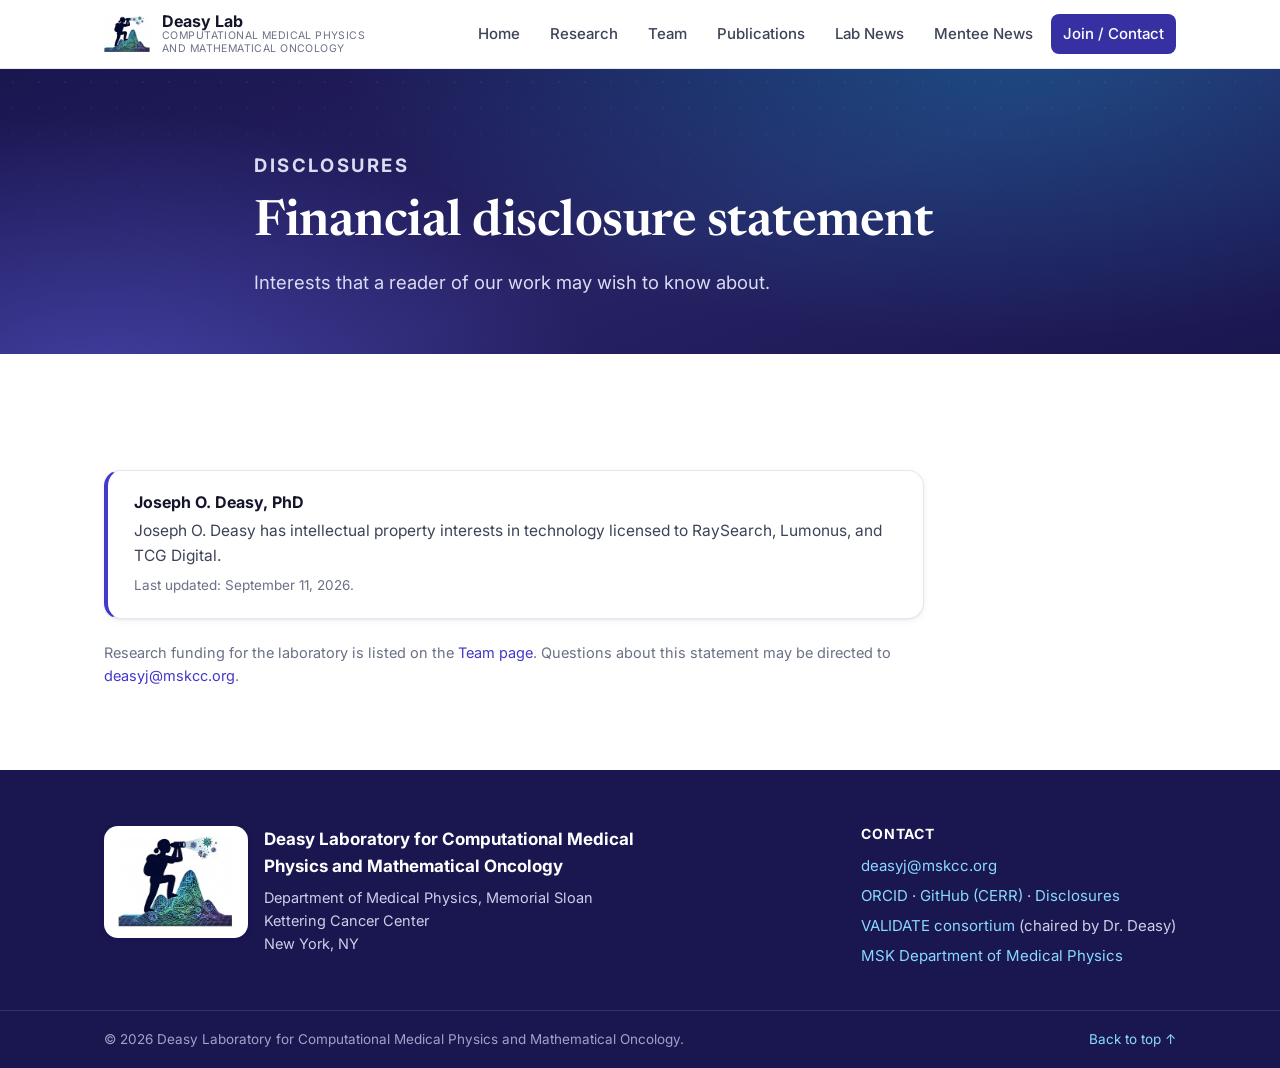
<file: disclosures.html>
<!DOCTYPE html>
<html lang="en">
<head>
  <meta charset="UTF-8" />
  <meta name="viewport" content="width=device-width, initial-scale=1.0" />
  <title>Disclosures — Deasy Laboratory for Computational Medical Physics and Mathematical Oncology</title>
  <meta name="description" content="Financial disclosure statement for Joseph O. Deasy and the Deasy Laboratory for Computational Medical Physics and Mathematical Oncology." />
  <link rel="icon" type="image/png" href="assets/img/favicon.png" />
  <link rel="preconnect" href="https://fonts.googleapis.com" />
  <link rel="preconnect" href="https://fonts.gstatic.com" crossorigin />
  <link href="https://fonts.googleapis.com/css2?family=Inter:wght@400;500;600;700;800&family=Newsreader:ital,opsz@0,6..72;1,6..72&display=swap" rel="stylesheet" />
  <link rel="stylesheet" href="assets/css/styles.css" />
</head>
<body>

  <header class="nav" id="top">
    <div class="container nav__inner">
      <a class="brand" href="index.html" aria-label="Deasy Laboratory for Computational Medical Physics and Mathematical Oncology — home">
        <img class="brand__logo" src="assets/img/logo-mark.png" alt="" aria-hidden="true" />
        <span class="brand__text"><strong>Deasy Lab</strong><small>Computational Medical Physics<br />and Mathematical Oncology</small></span>
      </a>
      <nav class="nav__links" aria-label="Primary">
        <a href="index.html">Home</a>
        <a href="research.html">Research</a>
        <a href="team.html">Team</a>
        <a href="publications.html">Publications</a>
        <a href="lab-news.html">Lab News</a>
      <a href="mentee-news.html">Mentee News</a>
        <a href="join.html" class="nav__cta">Join / Contact</a>
      </nav>
      <button class="nav__toggle" aria-label="Open menu" aria-expanded="false" aria-controls="mobileMenu"><span></span><span></span><span></span></button>
    </div>
    <div class="nav__mobile" id="mobileMenu" hidden>
      <a href="index.html">Home</a>
      <a href="research.html">Research</a>
      <a href="team.html">Team</a>
      <a href="publications.html">Publications</a>
      <a href="lab-news.html">Lab News</a>
      <a href="mentee-news.html">Mentee News</a>
      <a href="join.html">Join / Contact</a>
    </div>
  </header>

  <main>
    <section class="pagehero">
      <div class="hero__bg" aria-hidden="true"></div>
      <div class="container pagehero__inner">
        <p class="eyebrow">Disclosures</p>
        <h1>Financial disclosure statement</h1>
        <p>Interests that a reader of our work may wish to know about.</p>
      </div>
    </section>

    <section class="section" id="disclosure">
      <div class="container">
        <div class="disclosure">
          <h3>Joseph O. Deasy, PhD</h3>
          <p>Joseph O. Deasy has intellectual property interests in technology licensed to RaySearch, Lumonus, and TCG Digital.
             <span class="disclosure__date">Last updated: September 11, 2026.</span></p>
        </div>
        <p class="grants__note">
          Research funding for the laboratory is listed on the <a href="team.html#funding">Team page</a>.
          Questions about this statement may be directed to <a href="mailto:deasyj@mskcc.org">deasyj@mskcc.org</a>.
        </p>
      </div>
    </section>
  </main>

  <footer class="footer">
    <div class="container footer__inner">
      <div class="footer__brand">
        <span class="footer__logo"><img src="assets/img/logo.png" alt="Deasy Laboratory for Computational Medical Physics and Mathematical Oncology" /></span>
        <div><strong>Deasy Laboratory for Computational Medical Physics and Mathematical Oncology</strong>
          <p>Department of Medical Physics, Memorial Sloan Kettering Cancer Center<br />New York, NY</p></div>
      </div>
      <div class="footer__links">
        <h4>Contact</h4>
        <p><a href="mailto:deasyj@mskcc.org">deasyj@mskcc.org</a></p>
        <p><a href="https://orcid.org/0000-0002-9437-266X" target="_blank" rel="noopener">ORCID</a> · <a href="https://github.com/cerr/CERR" target="_blank" rel="noopener">GitHub (CERR)</a> · <a href="disclosures.html">Disclosures</a></p>
        <p><a href="https://validate4rt.org/" target="_blank" rel="noopener">VALIDATE consortium</a> (chaired by Dr. Deasy)</p>
        <p><a href="https://www.mskcc.org/departments/medical-physics" target="_blank" rel="noopener">MSK Department of Medical Physics</a></p>
      </div>
    </div>
    <div class="footer__bar">
      <div class="container"><span>© <span id="year"></span> Deasy Laboratory for Computational Medical Physics and Mathematical Oncology.</span><a href="#top">Back to top ↑</a></div>
    </div>
  </footer>

  <script src="assets/js/main.js" defer></script>
</body>
</html>
</file>
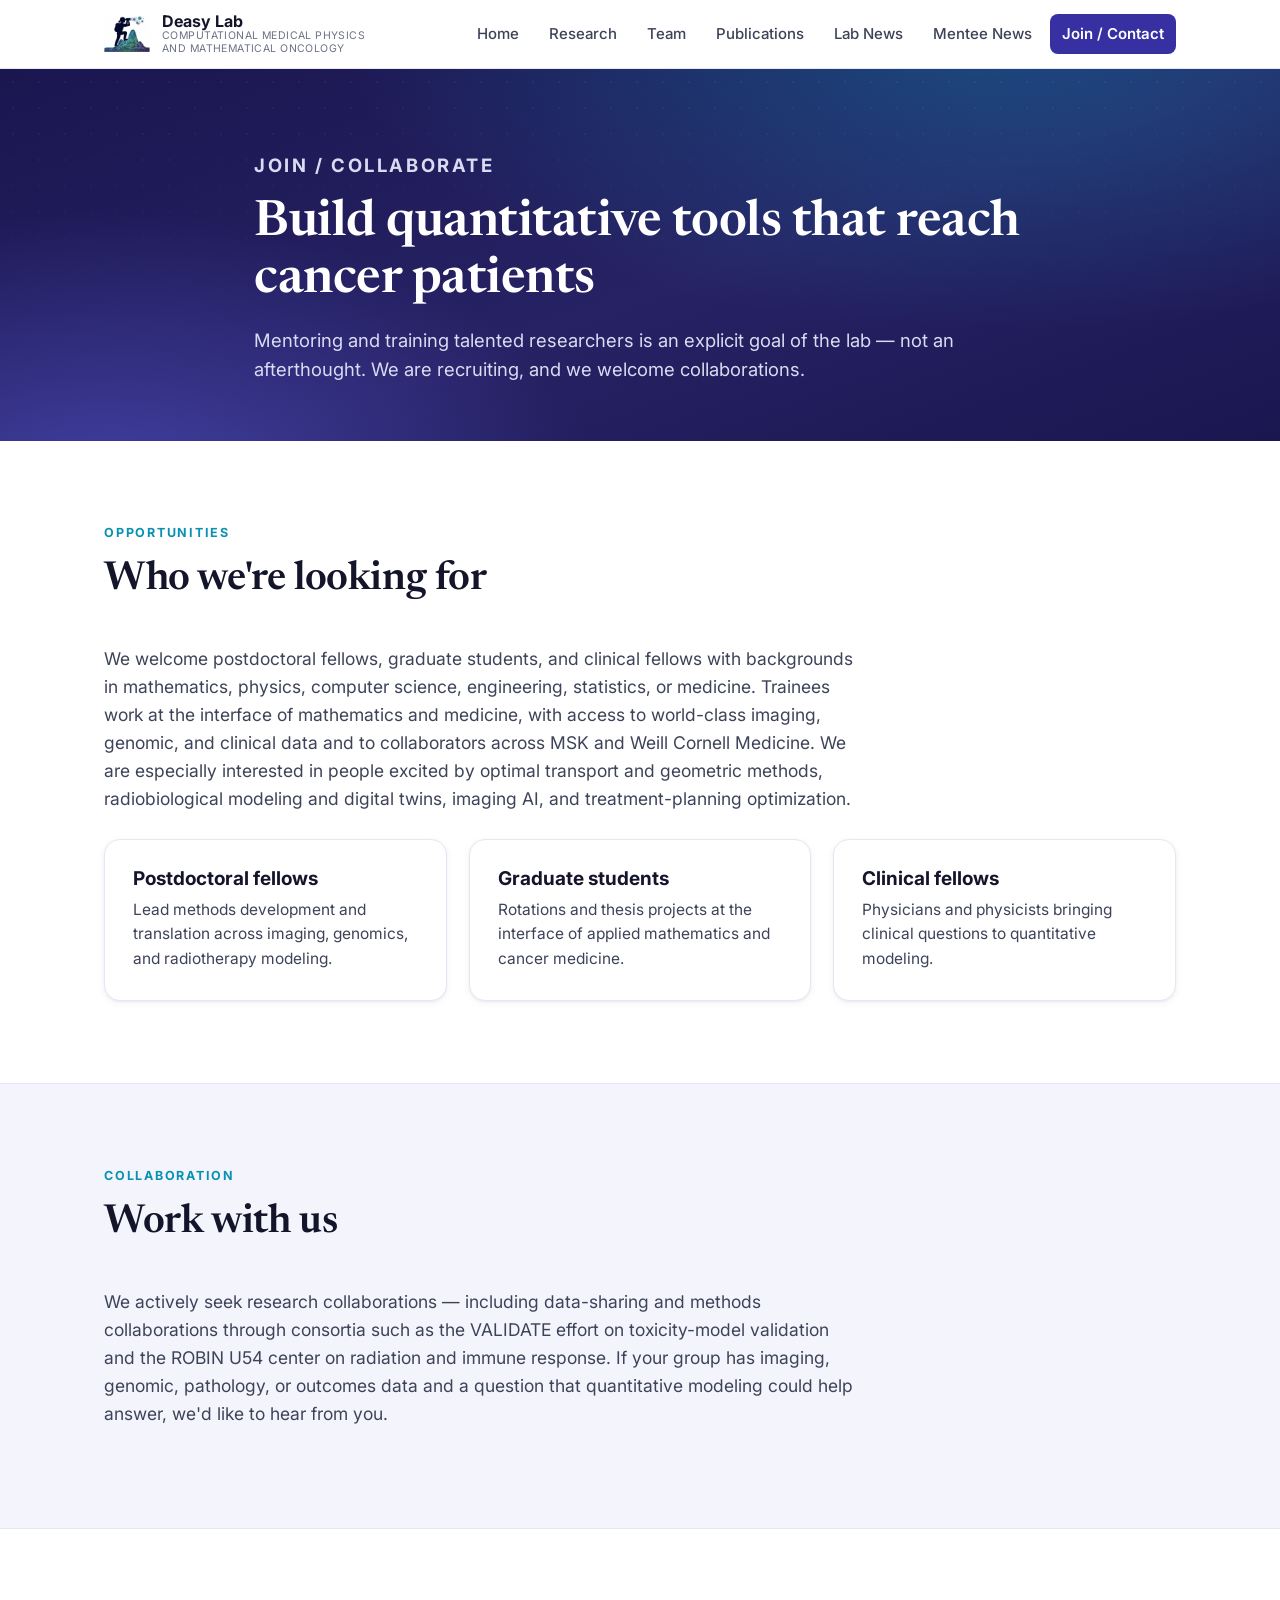
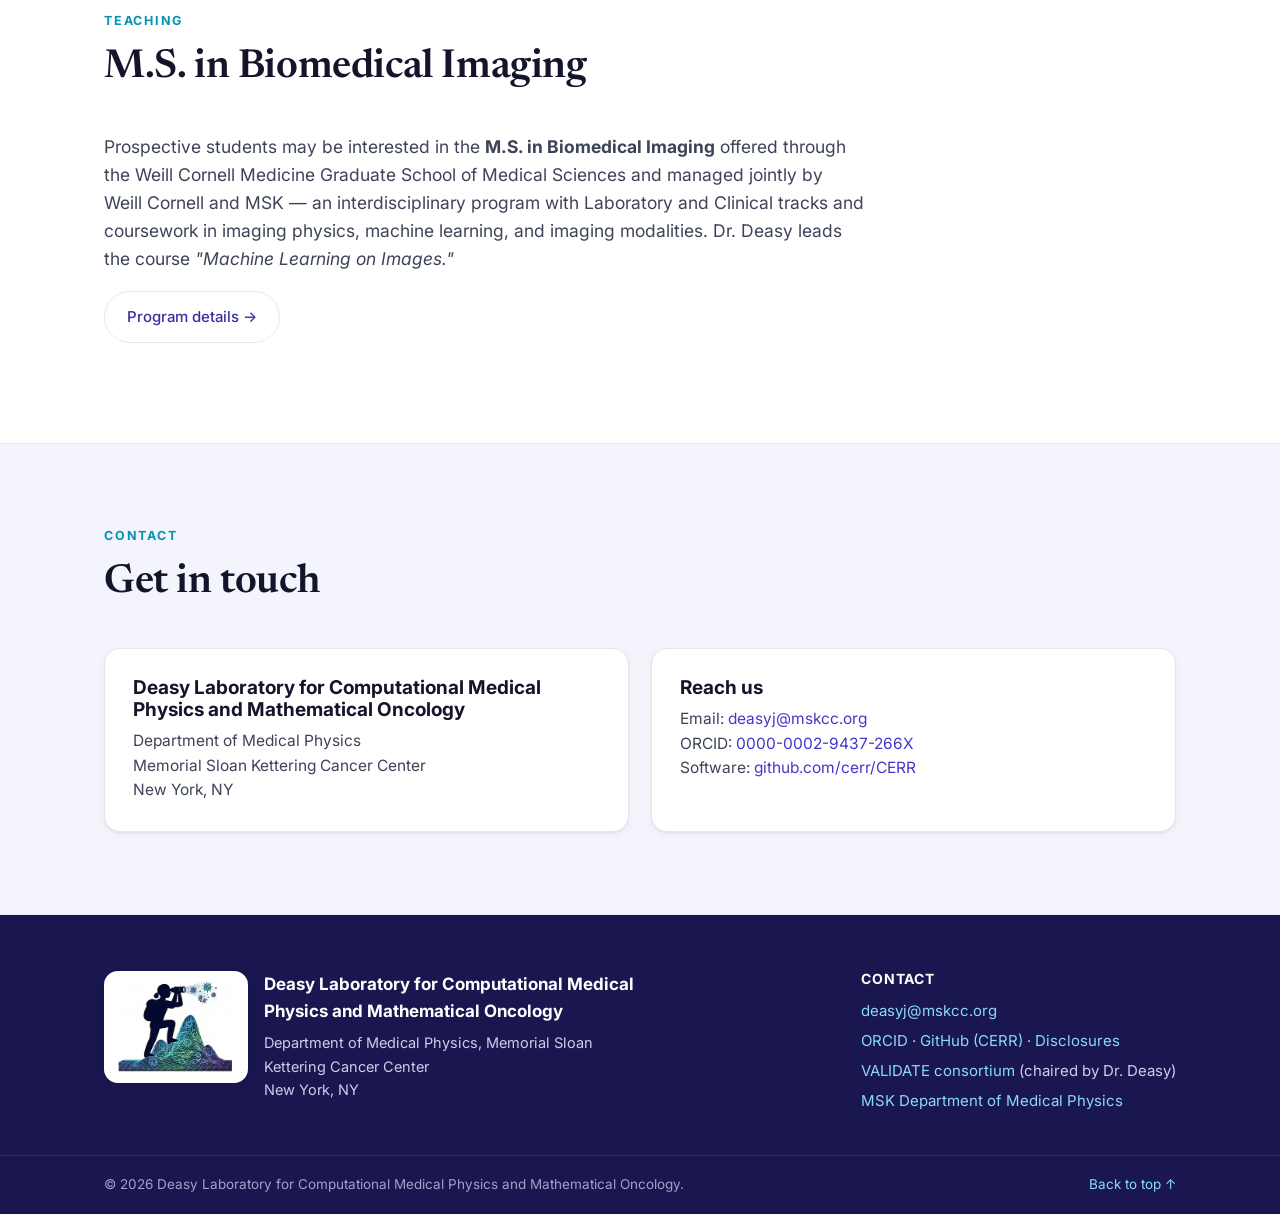
<file: join.html>
<!DOCTYPE html>
<html lang="en">
<head>
  <meta charset="UTF-8" />
  <meta name="viewport" content="width=device-width, initial-scale=1.0" />
  <title>Join / Contact — Deasy Laboratory for Computational Medical Physics and Mathematical Oncology</title>
  <meta name="description" content="Join the Deasy Lab or collaborate with us: postdoctoral, graduate, and clinical-fellow opportunities; teaching in the WCM/MSK M.S. in Biomedical Imaging; and contact information." />
  <link rel="icon" type="image/png" href="assets/img/favicon.png" />
  <link rel="preconnect" href="https://fonts.googleapis.com" />
  <link rel="preconnect" href="https://fonts.gstatic.com" crossorigin />
  <link href="https://fonts.googleapis.com/css2?family=Inter:wght@400;500;600;700;800&family=Newsreader:ital,opsz@0,6..72;1,6..72&display=swap" rel="stylesheet" />
  <link rel="stylesheet" href="assets/css/styles.css" />
</head>
<body>

  <header class="nav" id="top">
    <div class="container nav__inner">
      <a class="brand" href="index.html" aria-label="Deasy Laboratory for Computational Medical Physics and Mathematical Oncology — home">
        <img class="brand__logo" src="assets/img/logo-mark.png" alt="" aria-hidden="true" />
        <span class="brand__text"><strong>Deasy Lab</strong><small>Computational Medical Physics<br />and Mathematical Oncology</small></span>
      </a>
      <nav class="nav__links" aria-label="Primary">
        <a href="index.html">Home</a>
        <a href="research.html">Research</a>
        <a href="team.html">Team</a>
        <a href="publications.html">Publications</a>
        <a href="lab-news.html">Lab News</a>
      <a href="mentee-news.html">Mentee News</a>
        <a href="join.html" class="nav__cta">Join / Contact</a>
      </nav>
      <button class="nav__toggle" aria-label="Open menu" aria-expanded="false" aria-controls="mobileMenu"><span></span><span></span><span></span></button>
    </div>
    <div class="nav__mobile" id="mobileMenu" hidden>
      <a href="index.html">Home</a>
      <a href="research.html">Research</a>
      <a href="team.html">Team</a>
      <a href="publications.html">Publications</a>
      <a href="lab-news.html">Lab News</a>
      <a href="mentee-news.html">Mentee News</a>
      <a href="join.html">Join / Contact</a>
    </div>
  </header>

  <main>
    <section class="pagehero">
      <div class="hero__bg" aria-hidden="true"></div>
      <div class="container pagehero__inner">
        <p class="eyebrow">Join / Collaborate</p>
        <h1>Build quantitative tools that reach cancer patients</h1>
        <p>Mentoring and training talented researchers is an explicit goal of the lab — not an
           afterthought. We are recruiting, and we welcome collaborations.</p>
      </div>
    </section>

    <section class="section" id="join">
      <div class="container">
        <div class="section__head"><p class="eyebrow">Opportunities</p><h2>Who we're looking for</h2></div>
        <div class="prose">
          <p>
            We welcome postdoctoral fellows, graduate students, and clinical fellows with
            backgrounds in mathematics, physics, computer science, engineering, statistics, or
            medicine. Trainees work at the interface of mathematics and medicine, with access to
            world-class imaging, genomic, and clinical data and to collaborators across MSK and
            Weill Cornell Medicine. We are especially interested in people excited by optimal
            transport and geometric methods, radiobiological modeling and digital twins, imaging
            AI, and treatment-planning optimization.
          </p>
        </div>
        <div class="cards cards--3" style="margin-top:26px">
          <article class="card"><h3>Postdoctoral fellows</h3><p>Lead methods development and translation across imaging, genomics, and radiotherapy modeling.</p></article>
          <article class="card"><h3>Graduate students</h3><p>Rotations and thesis projects at the interface of applied mathematics and cancer medicine.</p></article>
          <article class="card"><h3>Clinical fellows</h3><p>Physicians and physicists bringing clinical questions to quantitative modeling.</p></article>
        </div>
      </div>
    </section>

    <section class="section section--tint" id="collaborate">
      <div class="container">
        <div class="section__head"><p class="eyebrow">Collaboration</p><h2>Work with us</h2></div>
        <div class="prose">
          <p>
            We actively seek research collaborations — including data-sharing and methods
            collaborations through consortia such as the VALIDATE effort on toxicity-model
            validation and the ROBIN U54 center on radiation and immune response. If your group has
            imaging, genomic, pathology, or outcomes data and a question that quantitative modeling
            could help answer, we'd like to hear from you.
          </p>
        </div>
      </div>
    </section>

    <section class="section" id="teaching">
      <div class="container">
        <div class="section__head"><p class="eyebrow">Teaching</p><h2>M.S. in Biomedical Imaging</h2></div>
        <div class="prose">
          <p>
            Prospective students may be interested in the <strong>M.S. in Biomedical Imaging</strong>
            offered through the Weill Cornell Medicine Graduate School of Medical Sciences and
            managed jointly by Weill Cornell and MSK — an interdisciplinary program with Laboratory
            and Clinical tracks and coursework in imaging physics, machine learning, and imaging
            modalities. Dr. Deasy leads the course <em>"Machine Learning on Images."</em>
          </p>
          <p><a class="btn btn--ghost" href="https://gradschool.weill.cornell.edu/programs/biomedical-imaging" target="_blank" rel="noopener">Program details →</a></p>
        </div>
      </div>
    </section>

    <section class="section section--tint" id="contact">
      <div class="container">
        <div class="section__head"><p class="eyebrow">Contact</p><h2>Get in touch</h2></div>
        <div class="cards cards--2">
          <article class="card">
            <h3>Deasy Laboratory for Computational Medical Physics and Mathematical Oncology</h3>
            <p>Department of Medical Physics<br />Memorial Sloan Kettering Cancer Center<br />New York, NY</p>
          </article>
          <article class="card">
            <h3>Reach us</h3>
            <p>
              Email: <a href="mailto:deasyj@mskcc.org">deasyj@mskcc.org</a><br />
              ORCID: <a href="https://orcid.org/0000-0002-9437-266X" target="_blank" rel="noopener">0000-0002-9437-266X</a><br />
              Software: <a href="https://github.com/cerr/CERR" target="_blank" rel="noopener">github.com/cerr/CERR</a>
            </p>
          </article>
        </div>
      </div>
    </section>

  </main>

  <footer class="footer">
    <div class="container footer__inner">
      <div class="footer__brand">
        <span class="footer__logo"><img src="assets/img/logo.png" alt="Deasy Laboratory for Computational Medical Physics and Mathematical Oncology" /></span>
        <div><strong>Deasy Laboratory for Computational Medical Physics and Mathematical Oncology</strong>
          <p>Department of Medical Physics, Memorial Sloan Kettering Cancer Center<br />New York, NY</p></div>
      </div>
      <div class="footer__links">
        <h4>Contact</h4>
        <p><a href="mailto:deasyj@mskcc.org">deasyj@mskcc.org</a></p>
        <p><a href="https://orcid.org/0000-0002-9437-266X" target="_blank" rel="noopener">ORCID</a> · <a href="https://github.com/cerr/CERR" target="_blank" rel="noopener">GitHub (CERR)</a> · <a href="disclosures.html">Disclosures</a></p>
        <p><a href="https://validate4rt.org/" target="_blank" rel="noopener">VALIDATE consortium</a> (chaired by Dr. Deasy)</p>
        <p><a href="https://www.mskcc.org/departments/medical-physics" target="_blank" rel="noopener">MSK Department of Medical Physics</a></p>
      </div>
    </div>
    <div class="footer__bar">
      <div class="container"><span>© <span id="year"></span> Deasy Laboratory for Computational Medical Physics and Mathematical Oncology.</span><a href="#top">Back to top ↑</a></div>
    </div>
  </footer>

  <script src="assets/js/main.js" defer></script>
</body>
</html>
</file>
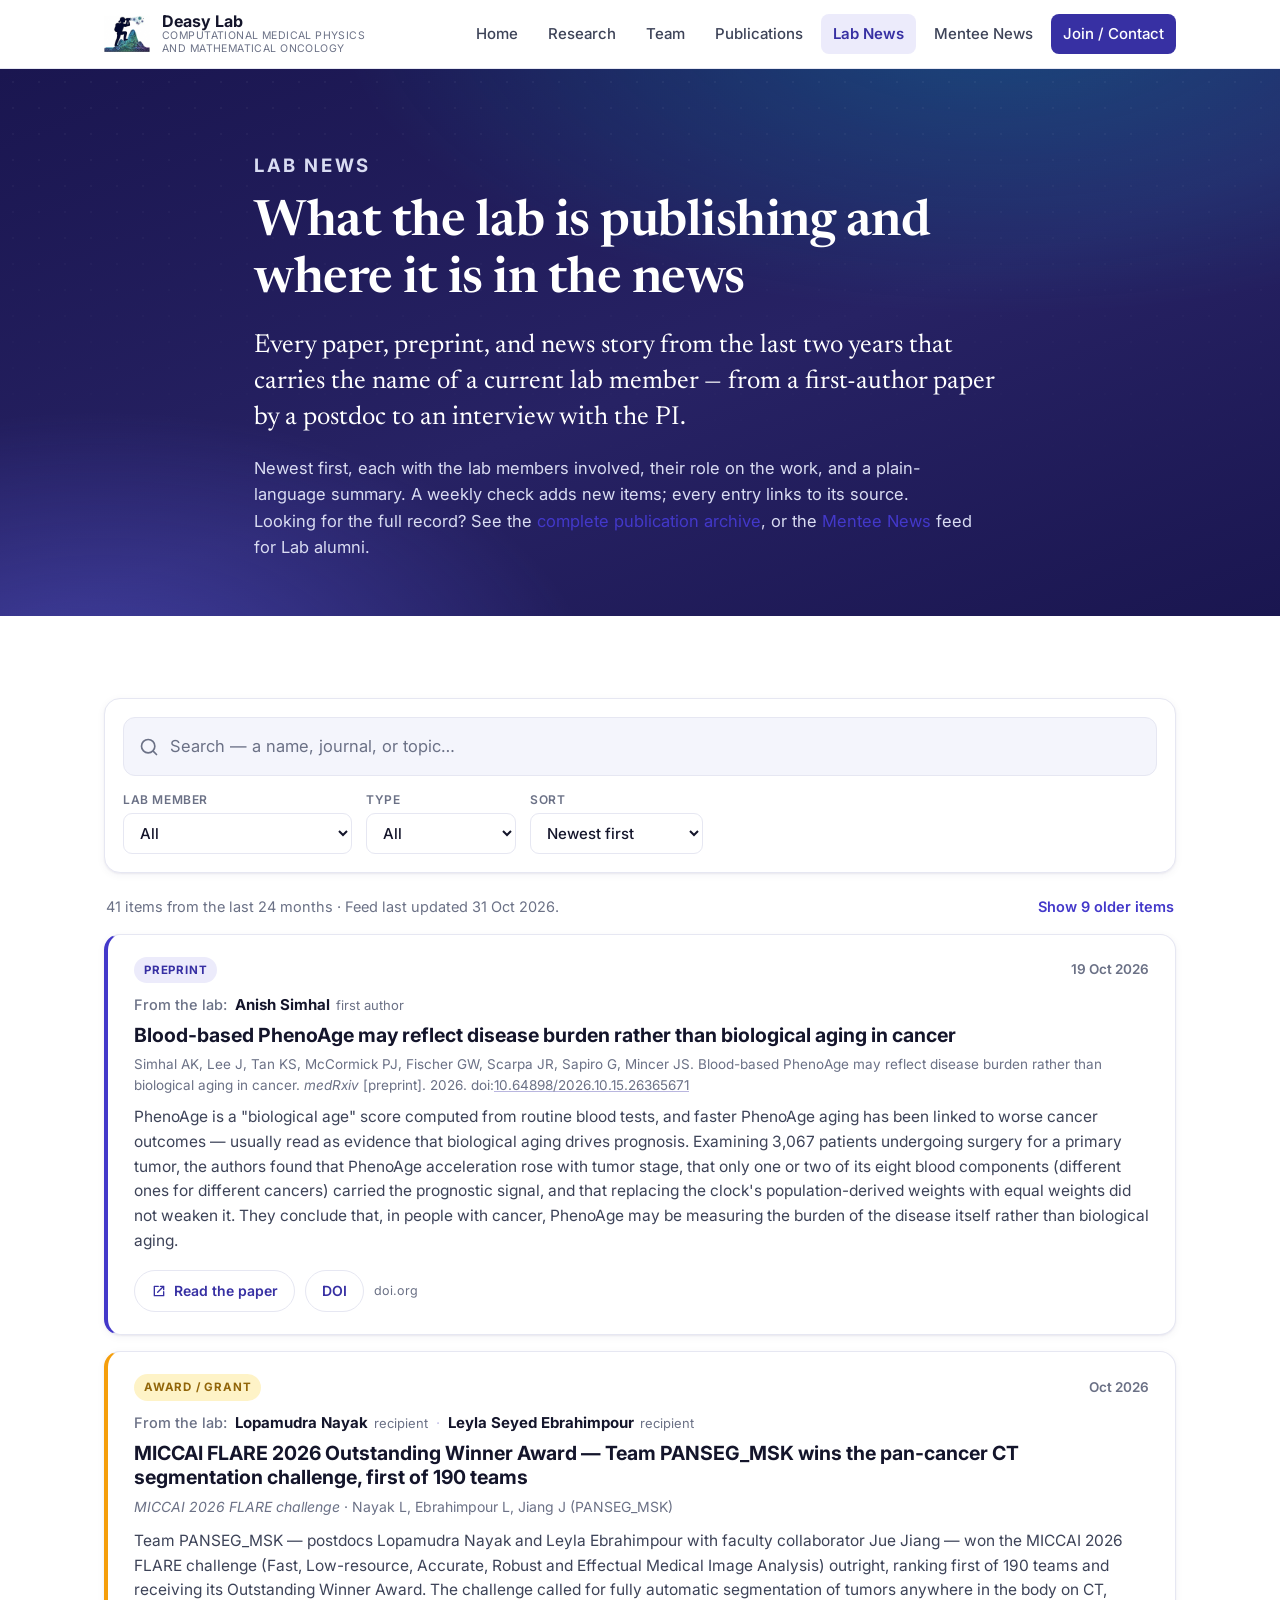
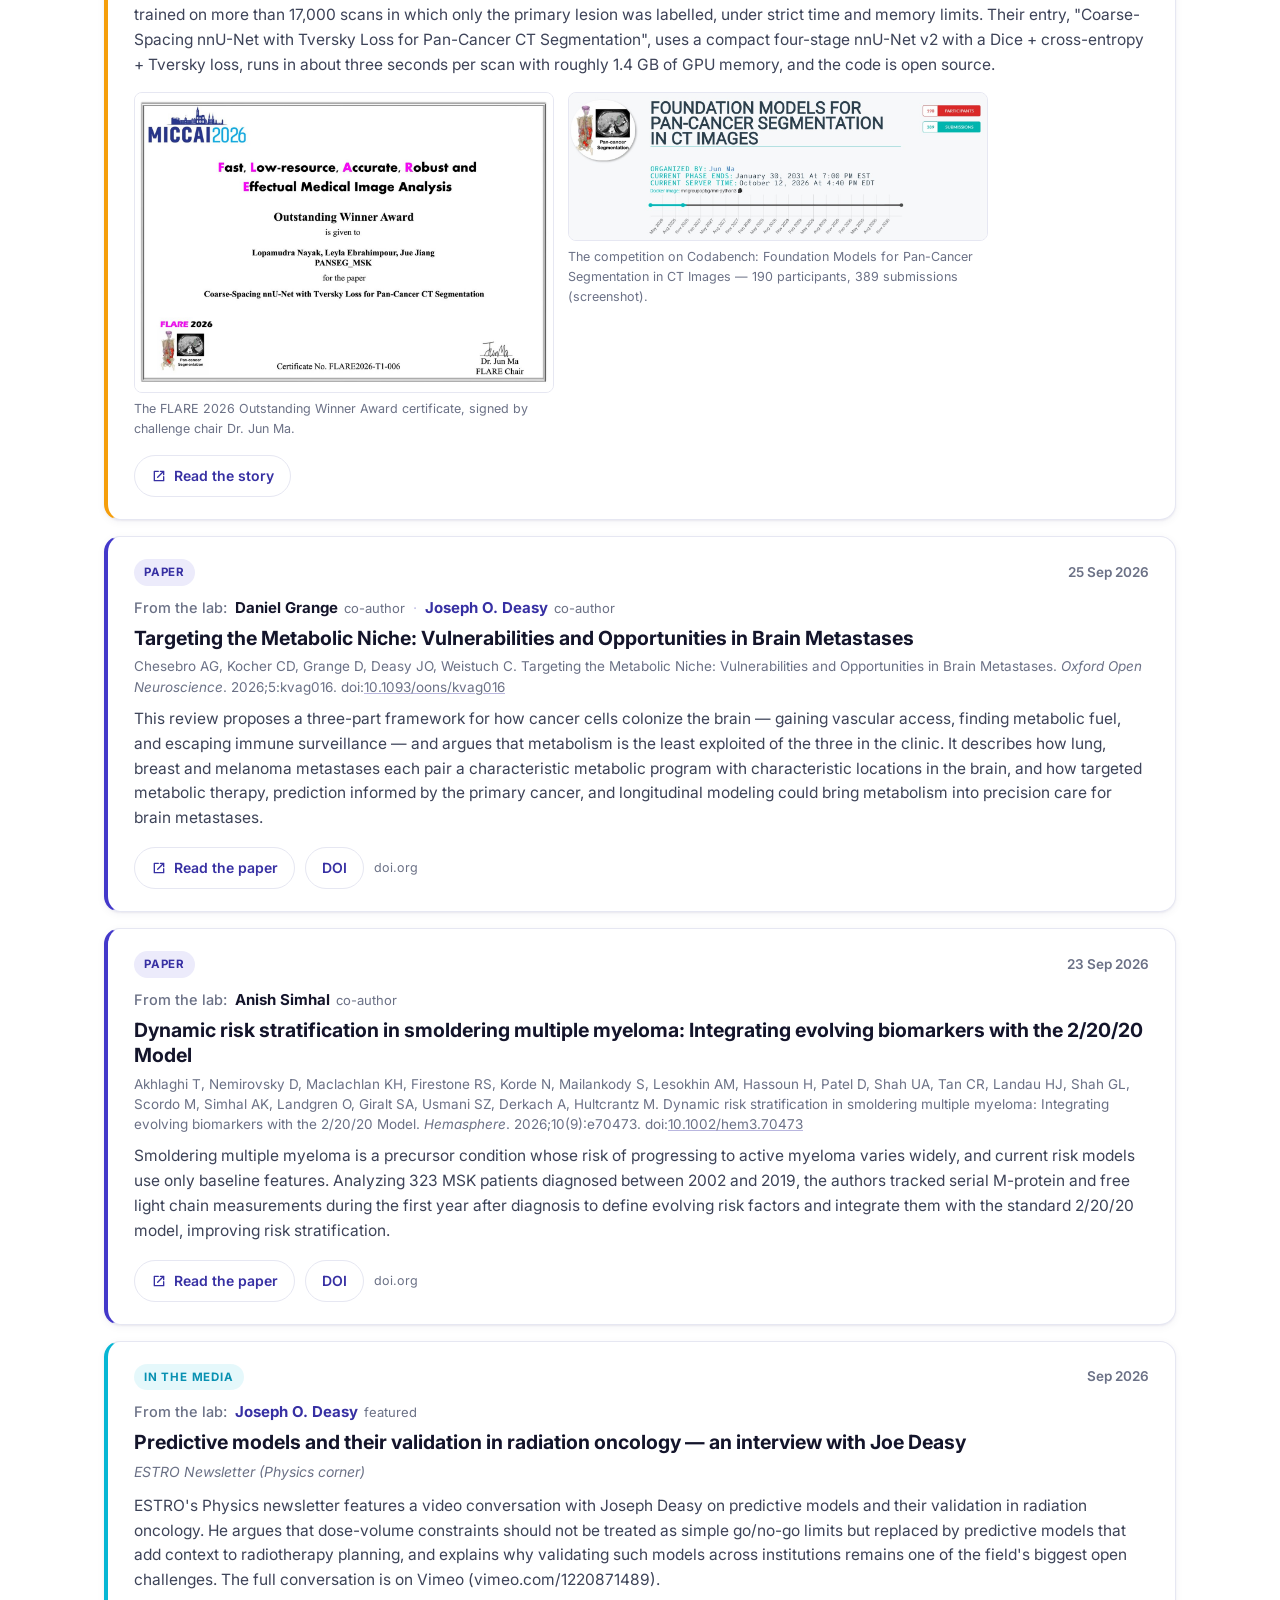
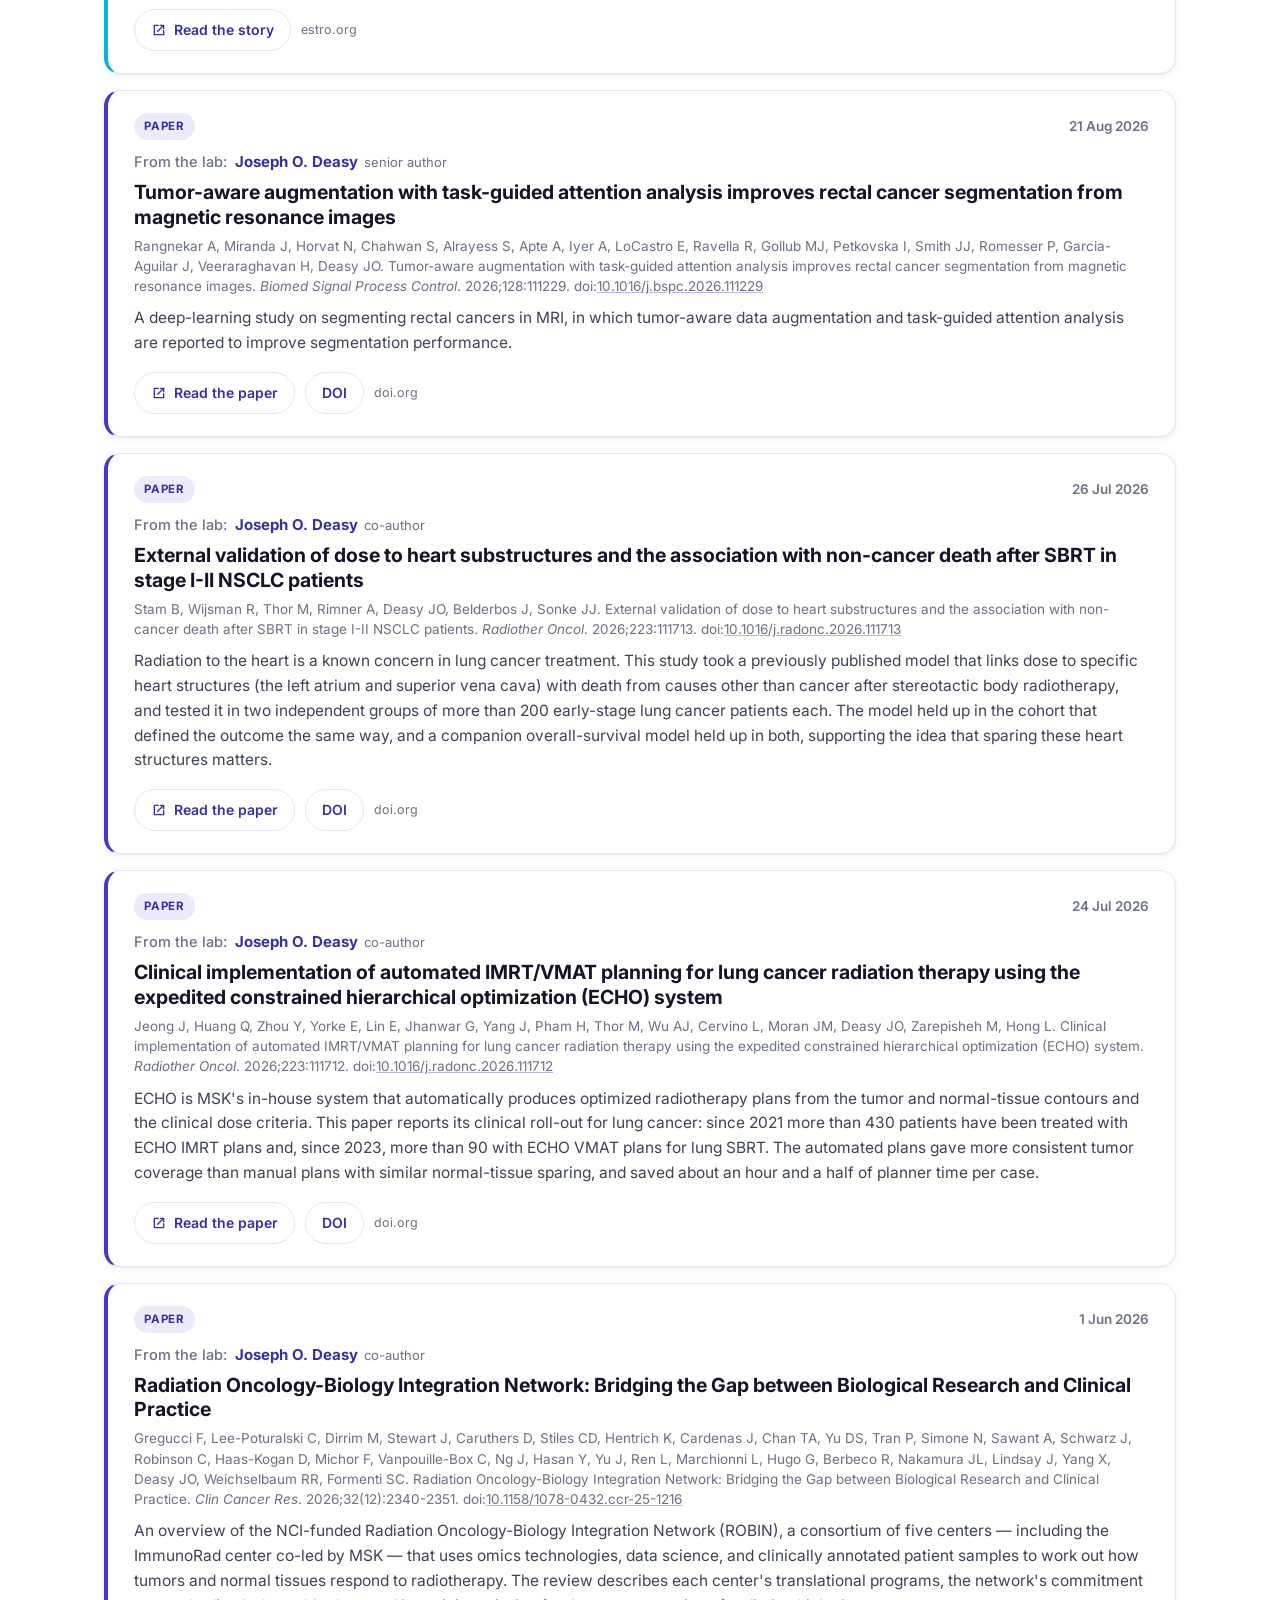
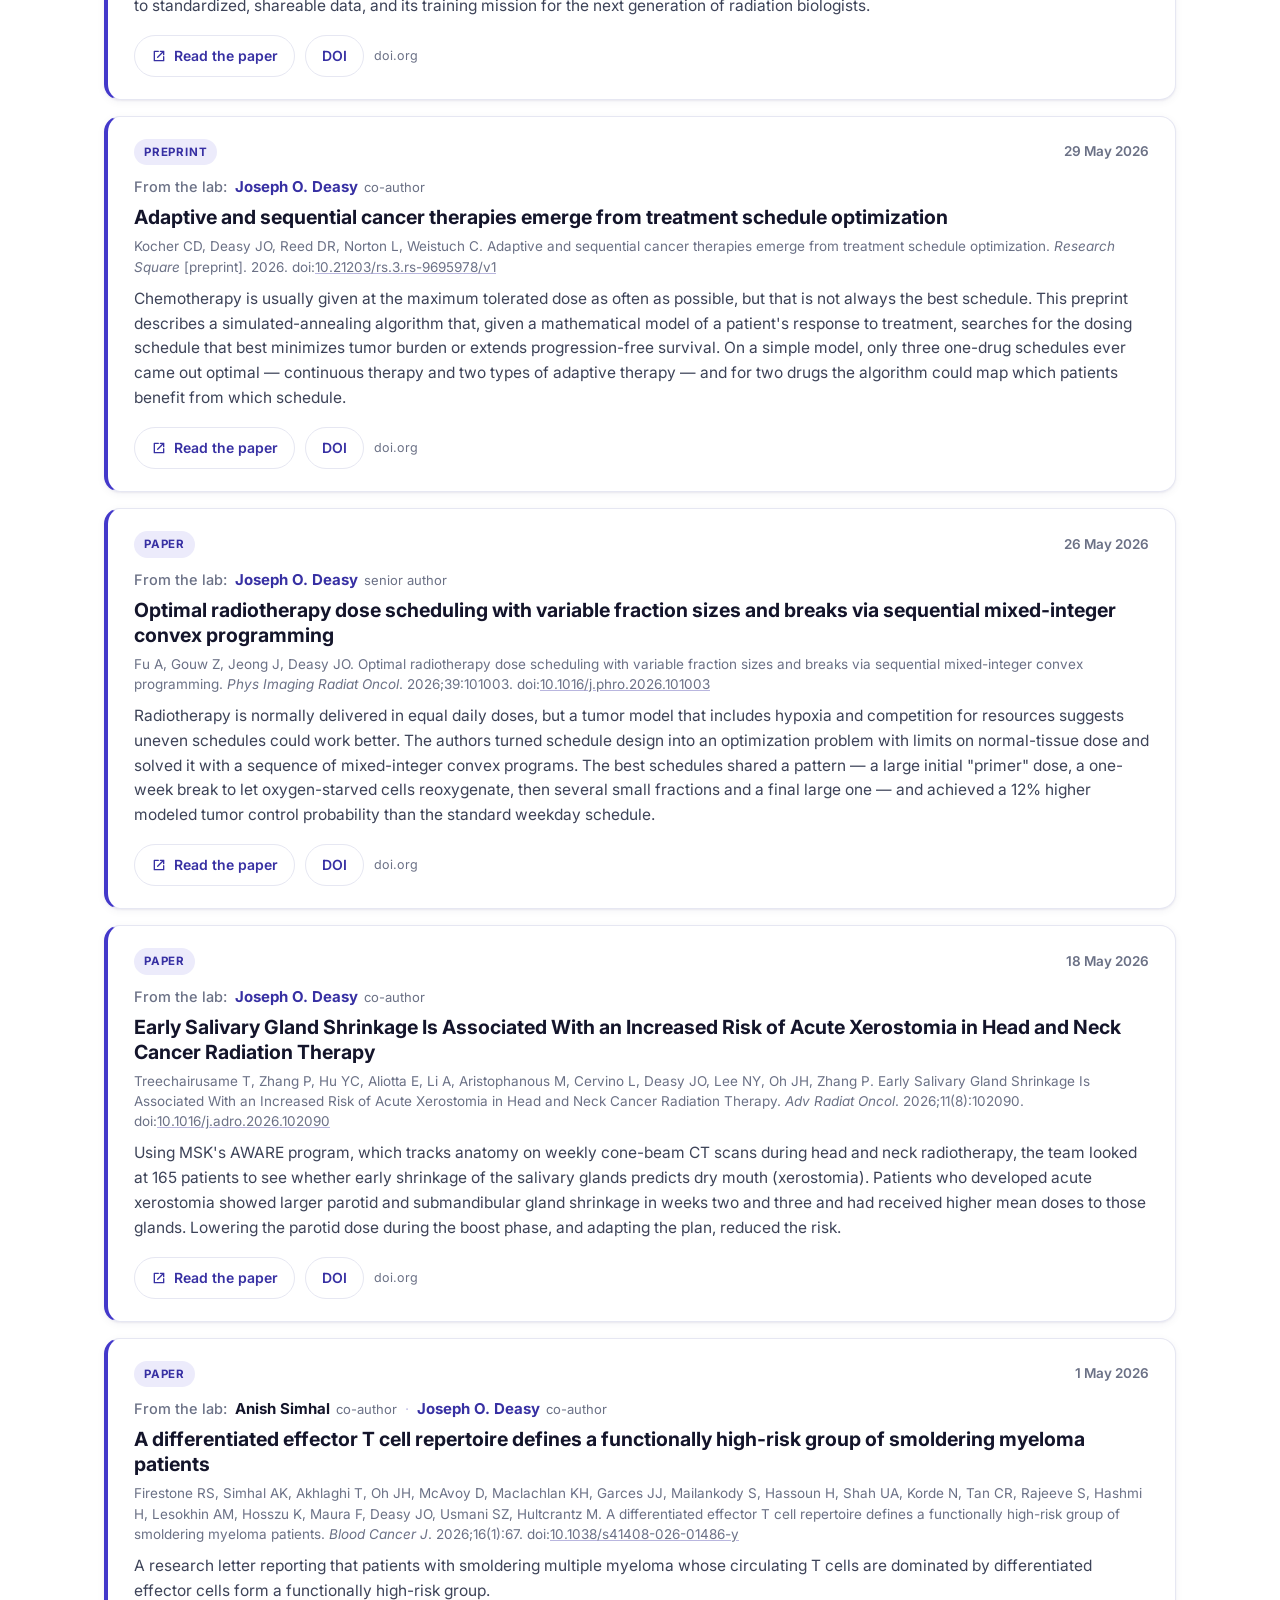
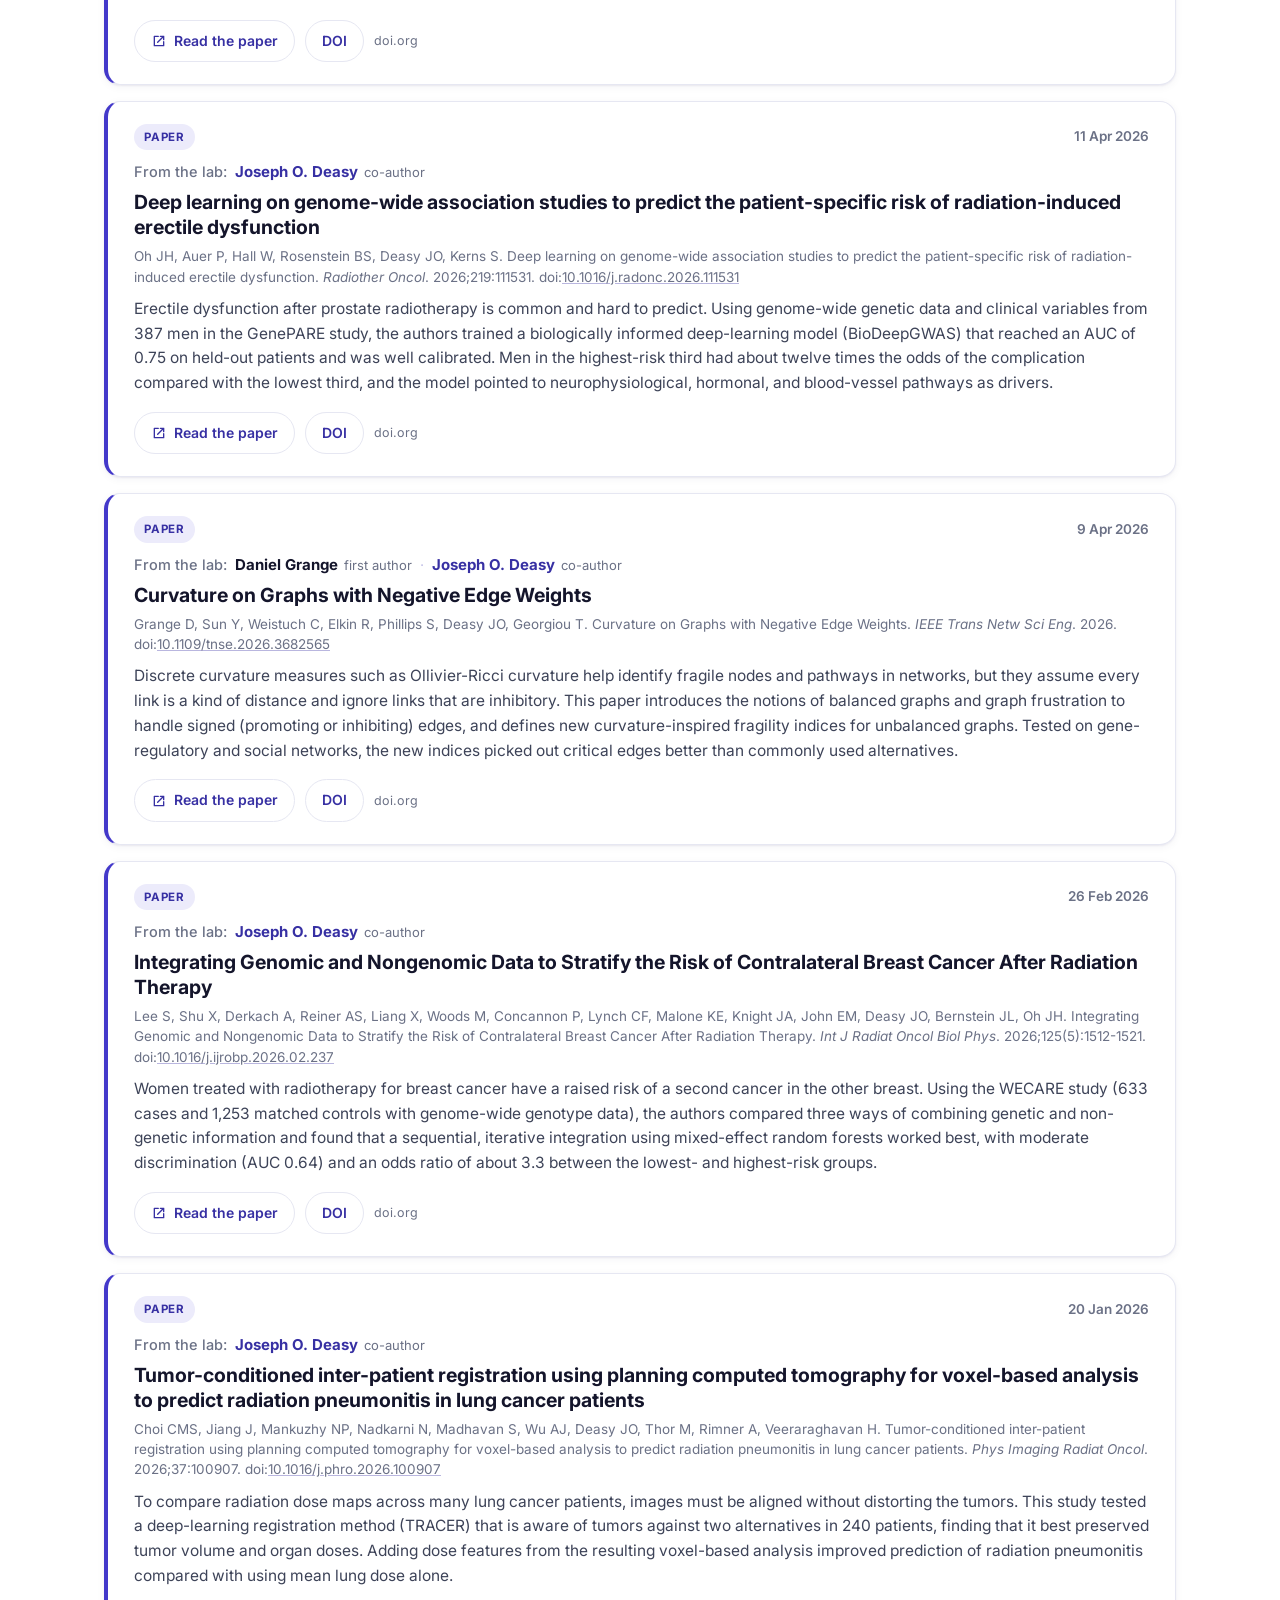
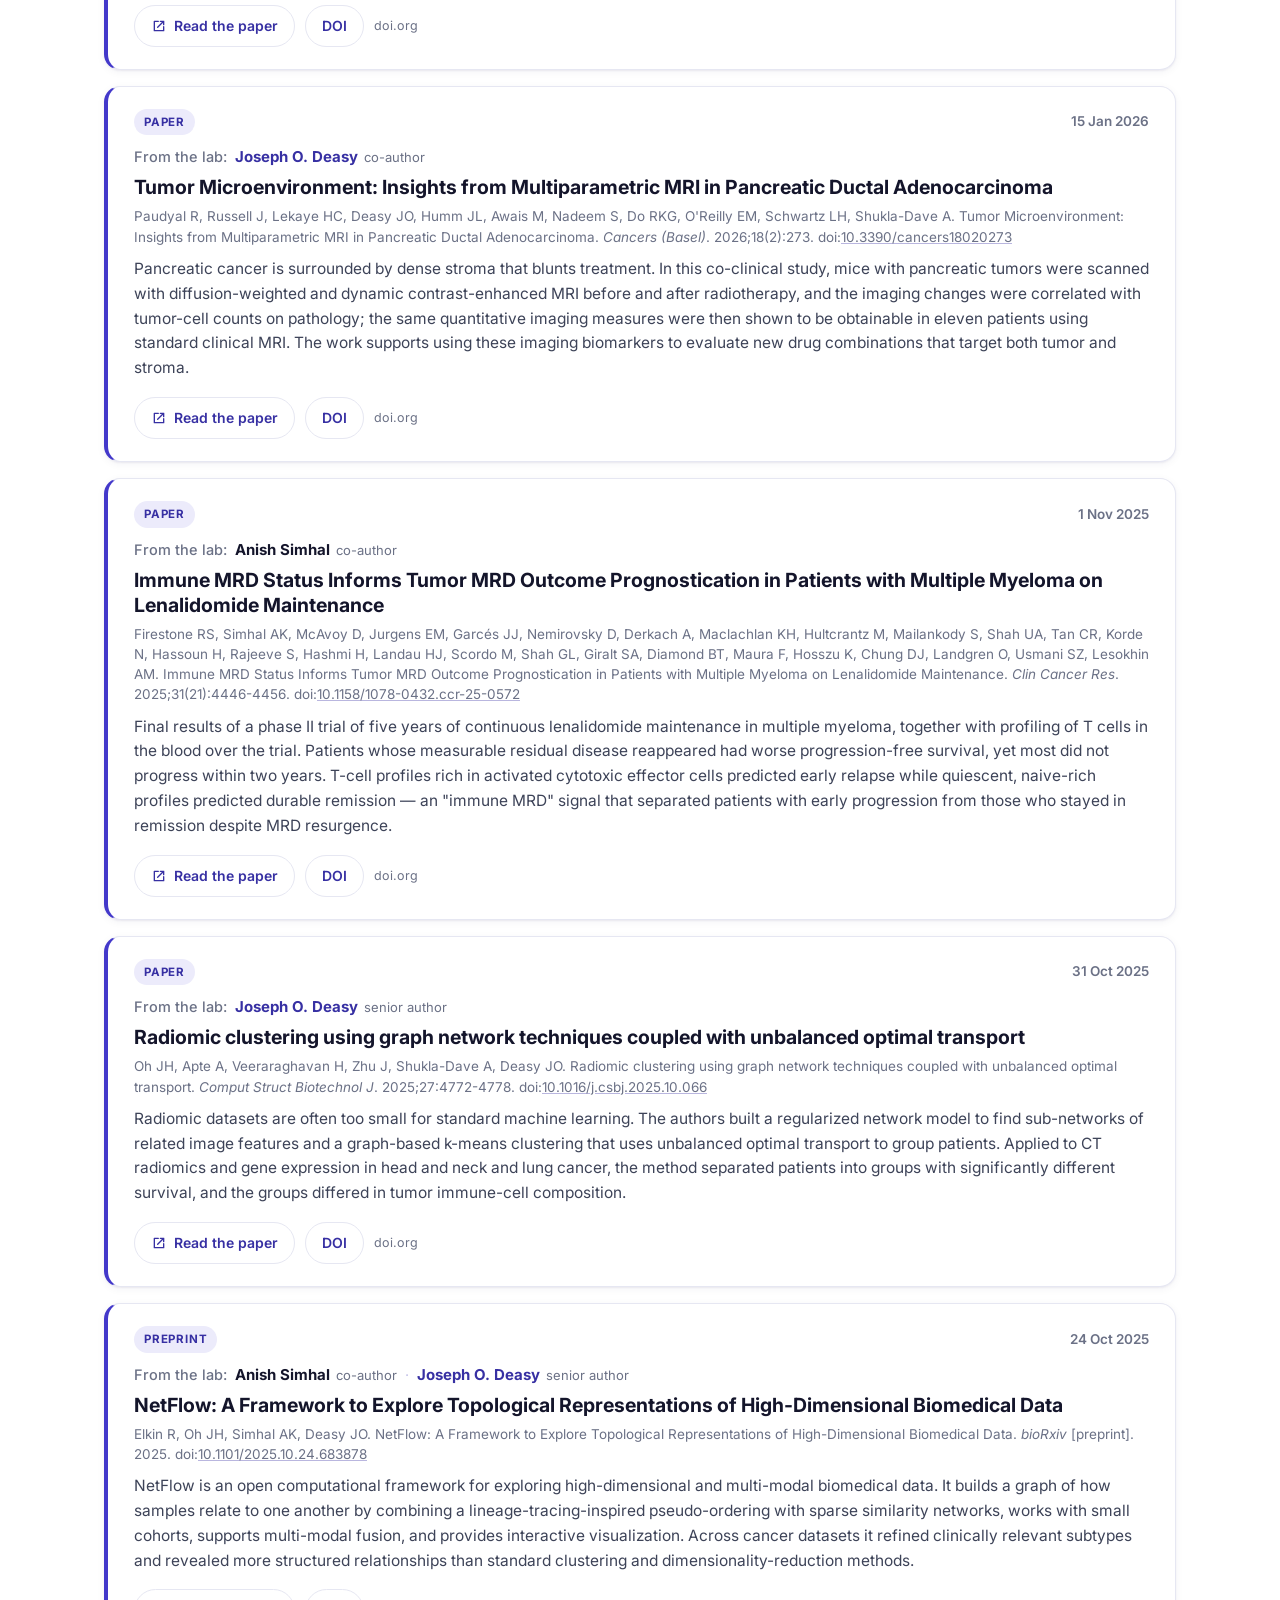
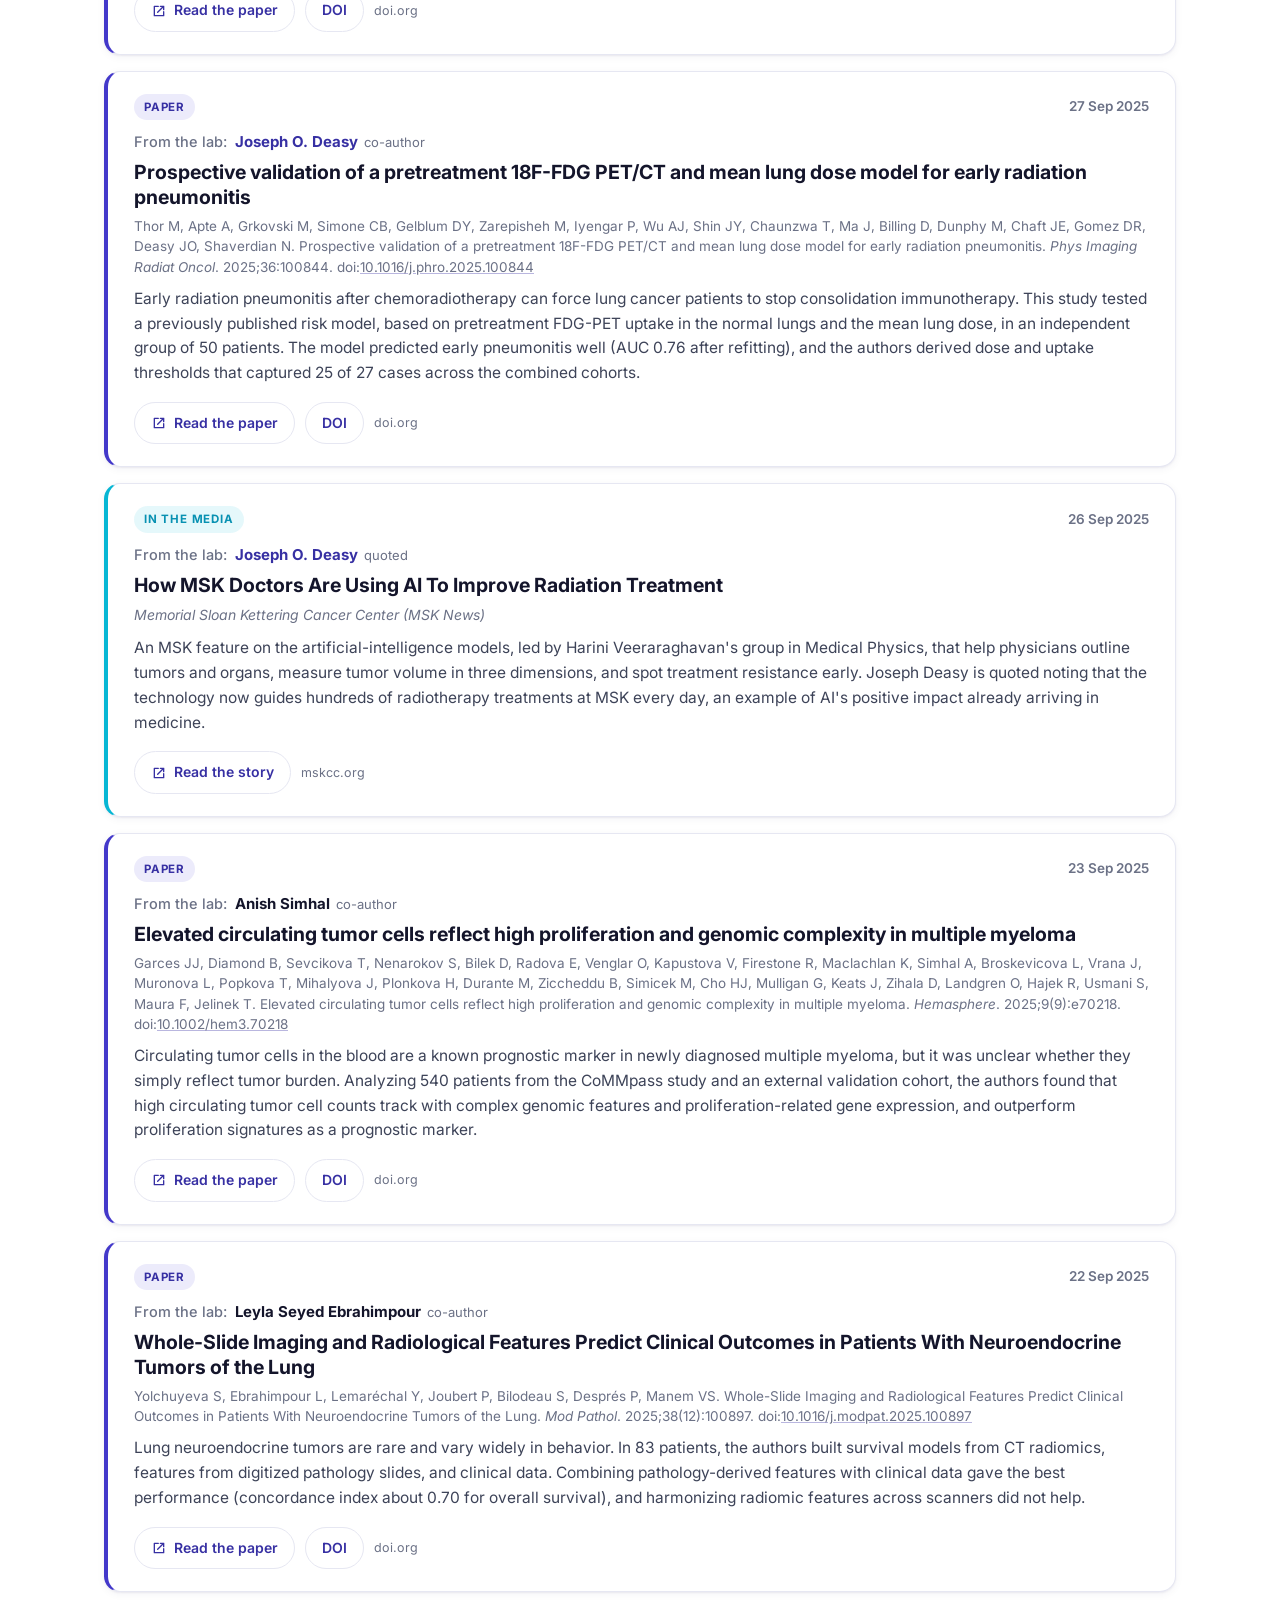
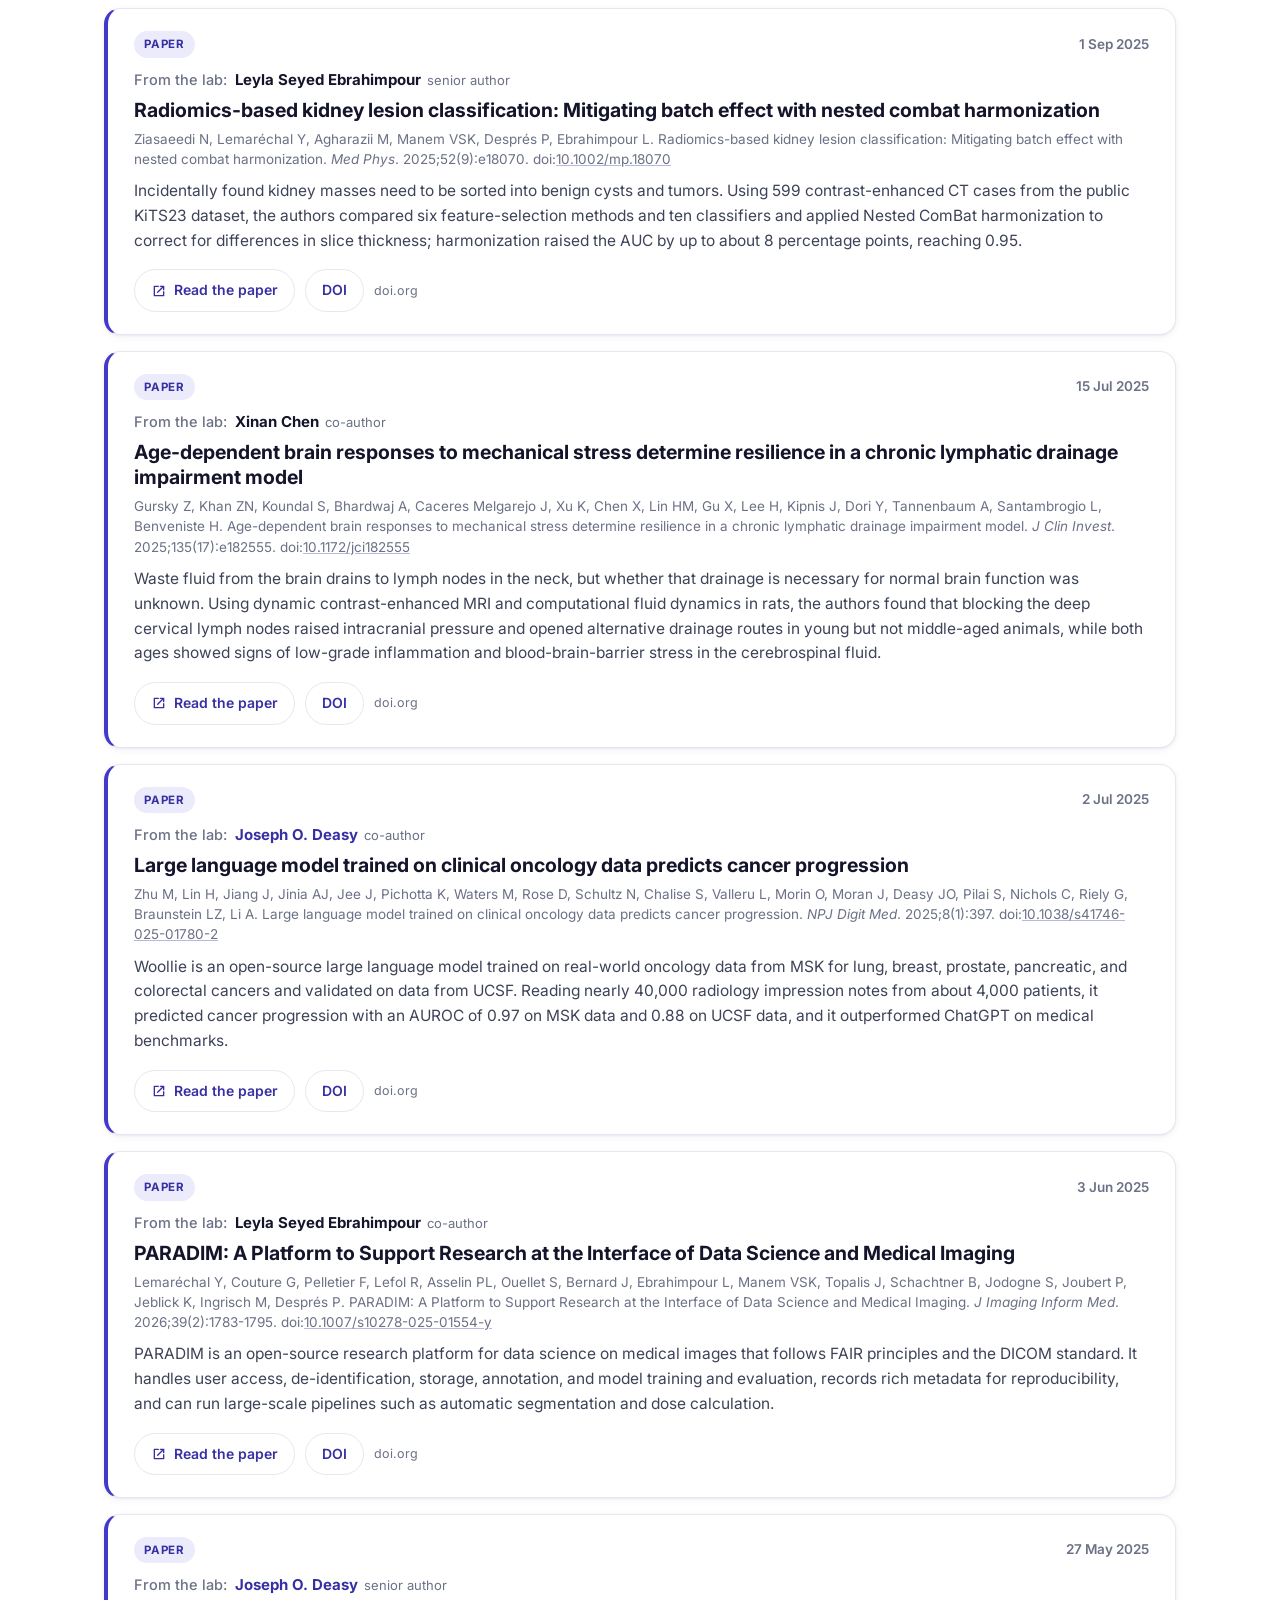
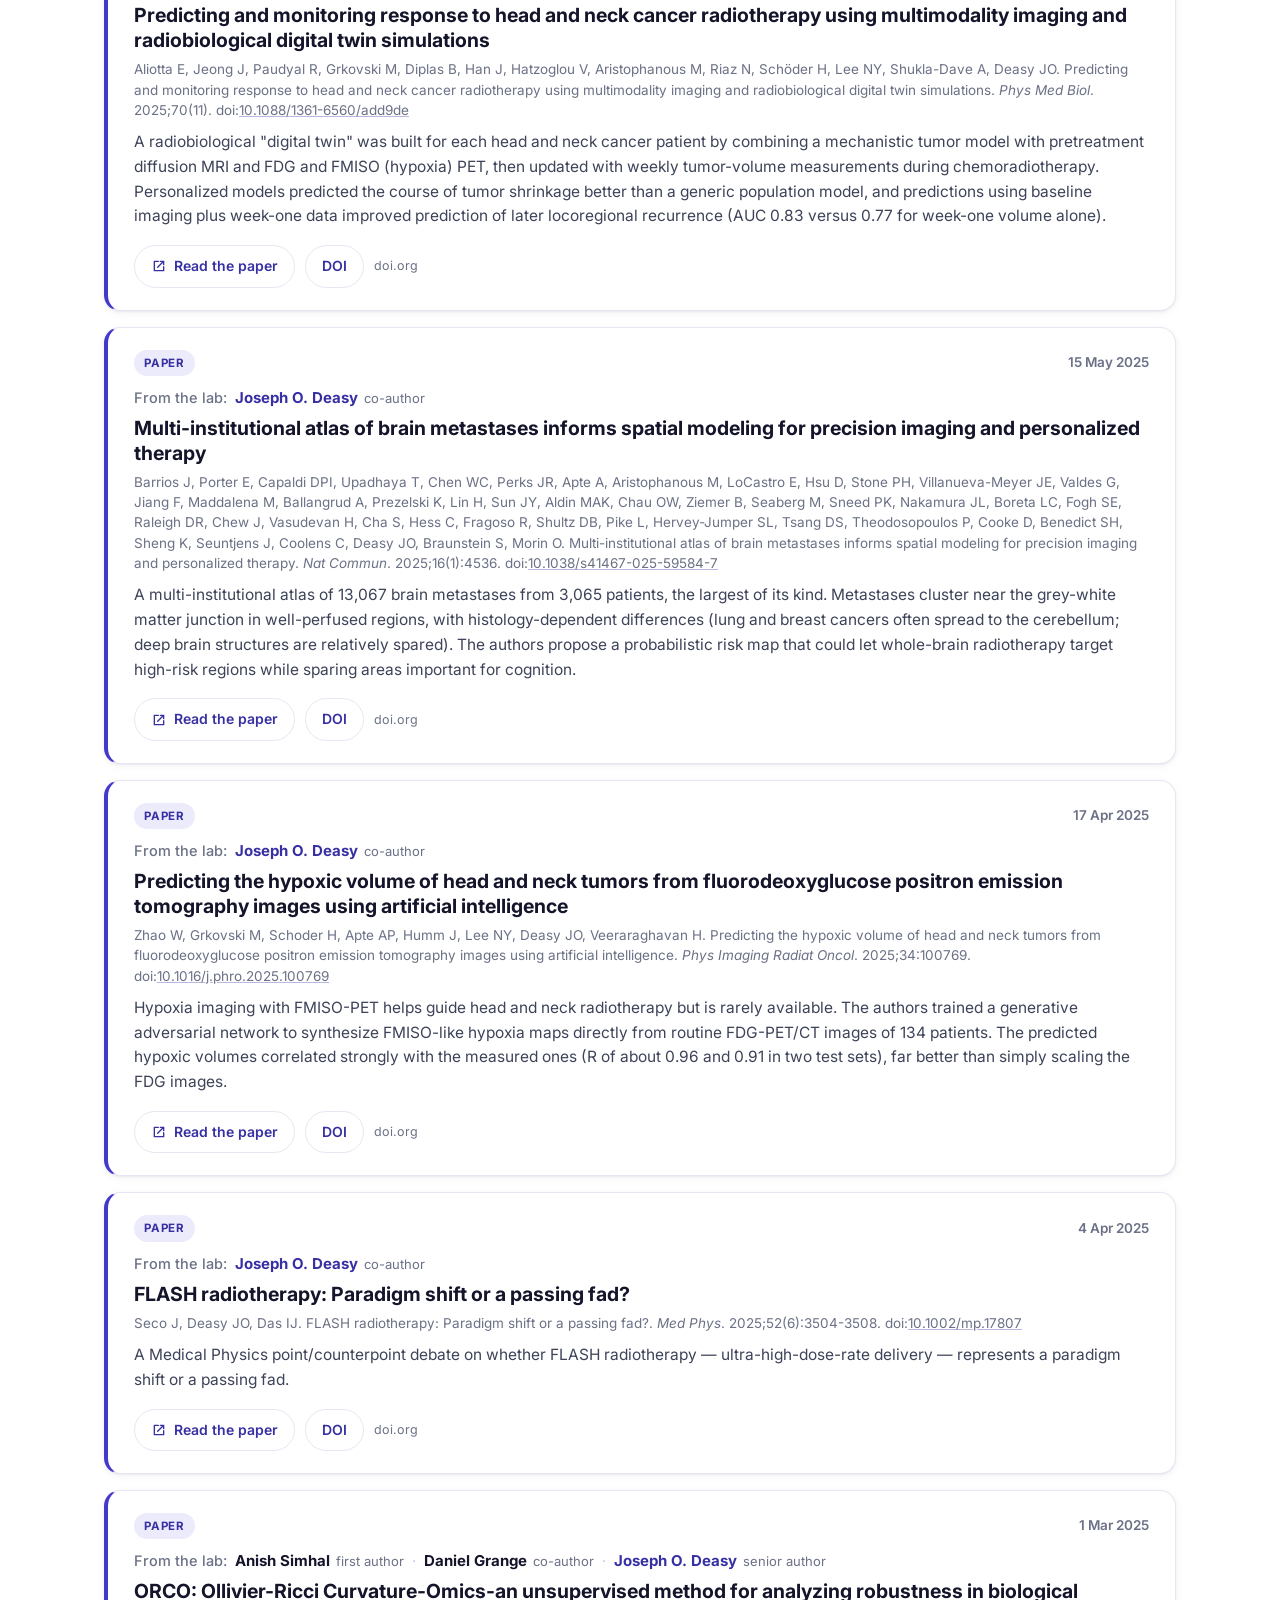
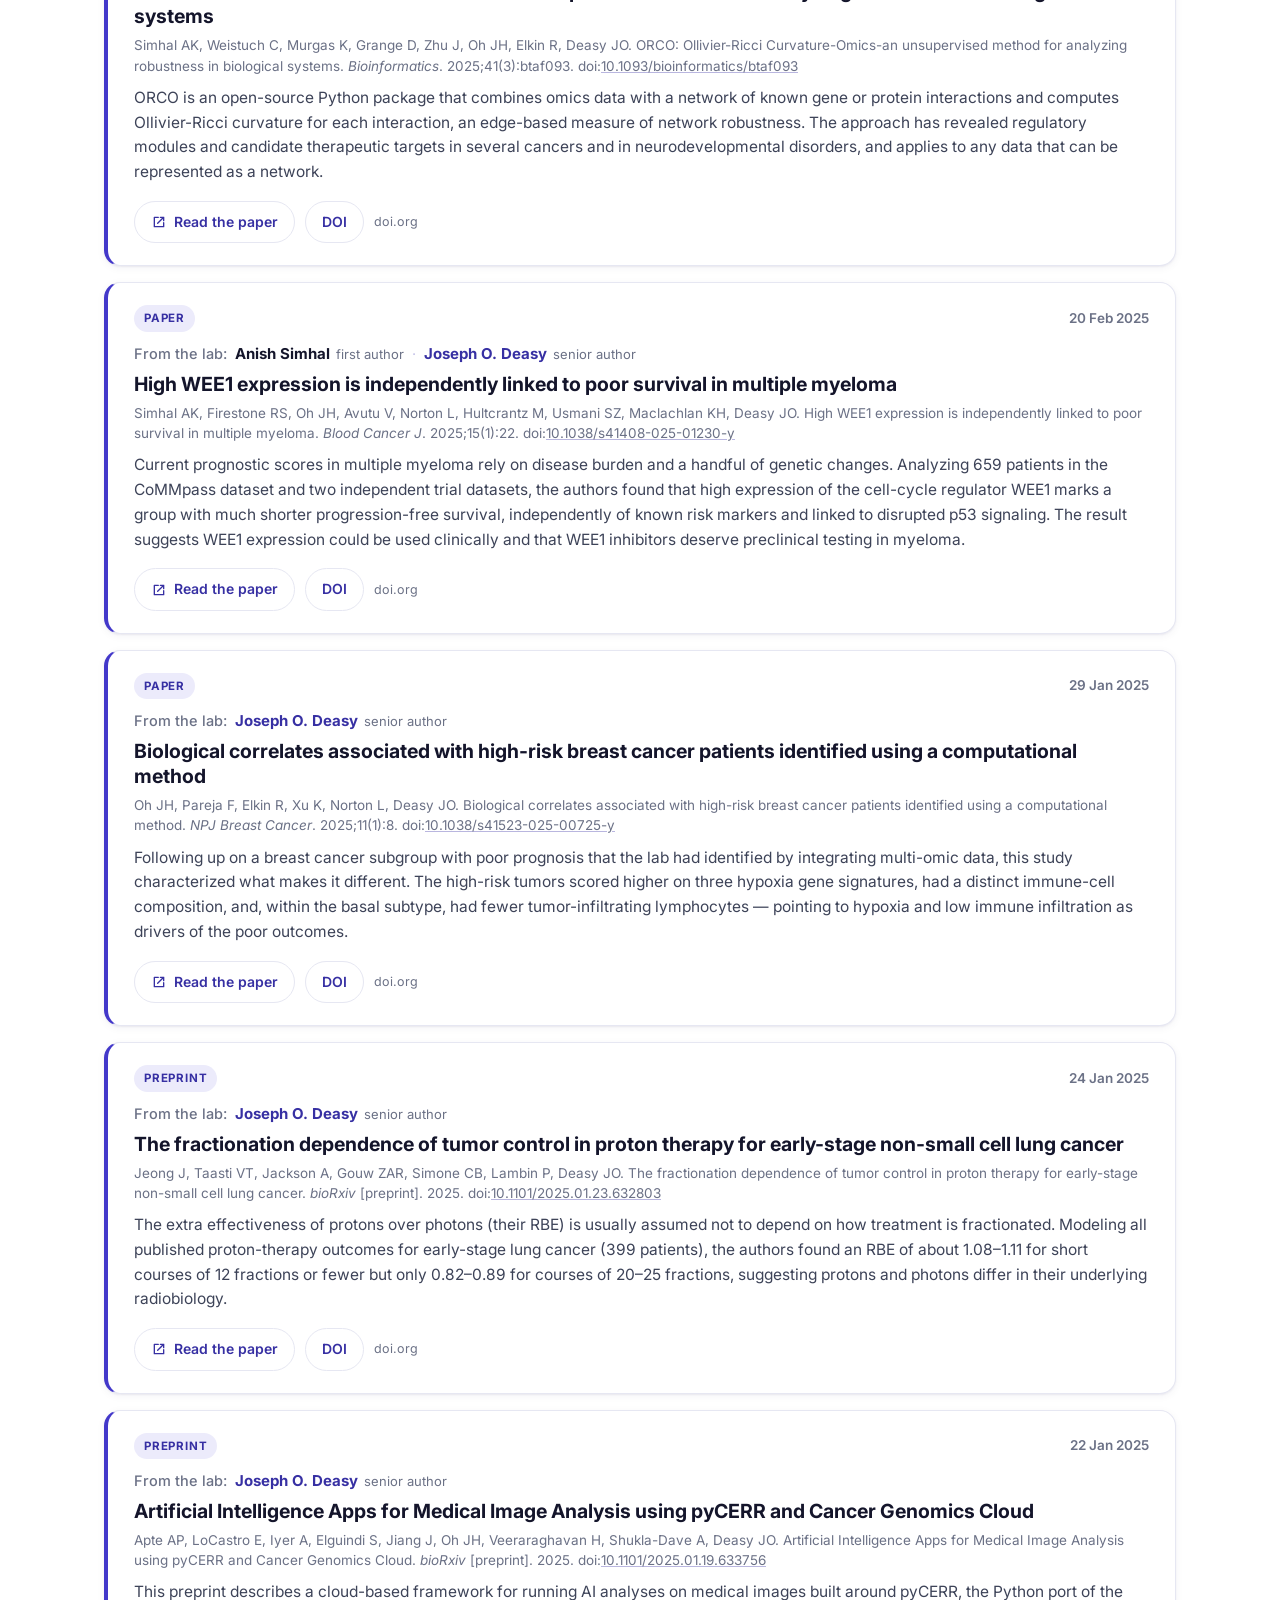
<file: lab-news.html>
<!DOCTYPE html>
<html lang="en">
<head>
  <meta charset="UTF-8" />
  <meta name="viewport" content="width=device-width, initial-scale=1.0" />
  <title>Lab News — Deasy Laboratory for Computational Medical Physics and Mathematical Oncology</title>
  <meta name="description" content="Every publication, preprint, and news item from the last two years involving Joseph O. Deasy or a current trainee of the Deasy Laboratory for Computational Medical Physics and Mathematical Oncology — updated weekly." />
  <link rel="icon" type="image/png" href="assets/img/favicon.png" />
  <link rel="preconnect" href="https://fonts.googleapis.com" />
  <link rel="preconnect" href="https://fonts.gstatic.com" crossorigin />
  <link href="https://fonts.googleapis.com/css2?family=Inter:wght@400;500;600;700;800&family=Newsreader:ital,opsz@0,6..72;1,6..72&display=swap" rel="stylesheet" />
  <link rel="stylesheet" href="assets/css/styles.css" />
</head>
<body>

  <header class="nav" id="top">
    <div class="container nav__inner">
      <a class="brand" href="index.html" aria-label="Deasy Laboratory for Computational Medical Physics and Mathematical Oncology — home">
        <img class="brand__logo" src="assets/img/logo-mark.png" alt="" aria-hidden="true" />
        <span class="brand__text"><strong>Deasy Lab</strong><small>Computational Medical Physics<br />and Mathematical Oncology</small></span>
      </a>
      <nav class="nav__links" aria-label="Primary">
        <a href="index.html">Home</a>
        <a href="research.html">Research</a>
        <a href="team.html">Team</a>
        <a href="publications.html">Publications</a>
        <a href="lab-news.html">Lab News</a>
      <a href="mentee-news.html">Mentee News</a>
        <a href="join.html" class="nav__cta">Join / Contact</a>
      </nav>
      <button class="nav__toggle" aria-label="Open menu" aria-expanded="false" aria-controls="mobileMenu"><span></span><span></span><span></span></button>
    </div>
    <div class="nav__mobile" id="mobileMenu" hidden>
      <a href="index.html">Home</a>
      <a href="research.html">Research</a>
      <a href="team.html">Team</a>
      <a href="publications.html">Publications</a>
      <a href="lab-news.html">Lab News</a>
      <a href="mentee-news.html">Mentee News</a>
      <a href="join.html">Join / Contact</a>
    </div>
  </header>

  <main>
    <section class="pagehero">
      <div class="hero__bg" aria-hidden="true"></div>
      <div class="container pagehero__inner">
        <p class="eyebrow">Lab News</p>
        <h1>What the lab is publishing and where it is in the news</h1>
        <p class="pagehero__preamble">Every paper, preprint, and news story from the last two years that carries the name of
           a current lab member — from a first-author paper by a postdoc to an interview with the PI.</p>
        <p class="pagehero__sub">Newest first, each with the lab members involved, their role on the work, and a plain-language
           summary. A weekly check adds new items; every entry links to its source. Looking for the full record?
           See the <a href="publications.html">complete publication archive</a>, or the
           <a href="mentee-news.html">Mentee News</a> feed for Lab alumni.</p>
      </div>
    </section>

    <section class="section" id="feed">
      <div class="container">
        <div class="pub-controls">
          <div class="search">
            <svg class="search__icon" viewBox="0 0 24 24" aria-hidden="true"><path d="M21 21l-4.3-4.3M11 19a8 8 0 1 1 0-16 8 8 0 0 1 0 16Z" fill="none" stroke="currentColor" stroke-width="2" stroke-linecap="round"/></svg>
            <input id="labNewsSearch" type="search" placeholder="Search — a name, journal, or topic…" autocomplete="off" aria-label="Search lab news" />
            <button id="labNewsClear" class="search__clear" aria-label="Clear search" hidden>&times;</button>
          </div>
          <div class="pub-controls__row">
            <label class="select"><span>Lab member</span><select id="filterPerson"><option value="">All</option></select></label>
            <label class="select"><span>Type</span><select id="filterType"><option value="">All</option></select></label>
            <label class="select"><span>Sort</span>
              <select id="sortBy">
                <option value="date-desc">Newest first</option>
                <option value="date-asc">Oldest first</option>
                <option value="venue">By journal / outlet</option>
              </select>
            </label>
          </div>
        </div>

        <div class="pub-meta">
          <span><span id="labNewsCount" aria-live="polite">Loading…</span> <span id="labNewsUpdated" class="news__updated"></span></span>
          <span><button id="resetFilters" class="linkbtn" hidden>Reset filters</button>
          <button id="showOlder" class="linkbtn" hidden>Show older items</button></span>
        </div>

        <div id="labNewsList" class="news-list"></div>
        <div id="labNewsEmpty" class="pub-empty" hidden>
          <p>No items match your search.</p>
          <button class="btn btn--ghost" id="emptyReset">Clear filters</button>
        </div>

        <p class="news__how">
          <strong>How this feed is built.</strong> The feed shows items from the last 24 months, newest first
          (older items stay available via "Show older items"). Once a week an automated check looks for new
          items that include the PI or a current lab trainee: peer-reviewed papers in any journal, preprints,
          press and media coverage, and awards, grants, or appointments. Faculty collaborators are not tracked
          here, and items from a trainee's earlier positions are included only when they carry the trainee's name.
          Each candidate must resolve to a direct link before it is added, and the lab reviews the additions before
          they are published. This feed is separate from the
          <a href="publications.html">complete publication archive</a>.
        </p>
      </div>
    </section>

    <section class="section section--tint" id="members">
      <div class="container">
        <div class="section__head">
          <p class="eyebrow">Who is covered</p>
          <h2>The PI and current lab trainees</h2>
          <p class="section__lead">
            Click a name to filter the feed to that person's items. Faculty collaborators are listed on the
            <a href="team.html#faculty">Team page</a> but are not part of this feed; Lab alumni appear in
            <a href="mentee-news.html">Mentee News</a>.
          </p>
        </div>
        <div id="labMembers" class="members"></div>
      </div>
    </section>
  </main>

  <footer class="footer" id="contact">
    <div class="container footer__inner">
      <div class="footer__brand">
        <span class="footer__logo"><img src="assets/img/logo.png" alt="Deasy Laboratory for Computational Medical Physics and Mathematical Oncology" /></span>
        <div><strong>Deasy Laboratory for Computational Medical Physics and Mathematical Oncology</strong>
          <p>Department of Medical Physics, Memorial Sloan Kettering Cancer Center<br />New York, NY</p></div>
      </div>
      <div class="footer__links">
        <h4>Contact</h4>
        <p><a href="mailto:deasyj@mskcc.org">deasyj@mskcc.org</a></p>
        <p><a href="https://orcid.org/0000-0002-9437-266X" target="_blank" rel="noopener">ORCID</a> · <a href="https://github.com/cerr/CERR" target="_blank" rel="noopener">GitHub (CERR)</a> · <a href="disclosures.html">Disclosures</a></p>
        <p><a href="https://validate4rt.org/" target="_blank" rel="noopener">VALIDATE consortium</a> (chaired by Dr. Deasy)</p>
        <p><a href="https://www.mskcc.org/departments/medical-physics" target="_blank" rel="noopener">MSK Department of Medical Physics</a></p>
      </div>
    </div>
    <div class="footer__bar">
      <div class="container"><span>© <span id="year"></span> Deasy Laboratory for Computational Medical Physics and Mathematical Oncology.</span><a href="#top">Back to top ↑</a></div>
    </div>
  </footer>

  <!-- data/*.js mirrors let this page work from disk (file://); the .json files are the
       canonical sources used over HTTP. Regenerate mirrors with: python3 gen-lab-js.py -->
  <script src="data/lab-members.js" defer></script>
  <script src="data/lab-news.js" defer></script>
  <script src="assets/js/lab-news.js" defer></script>
  <script src="assets/js/main.js" defer></script>
</body>
</html>
</file>
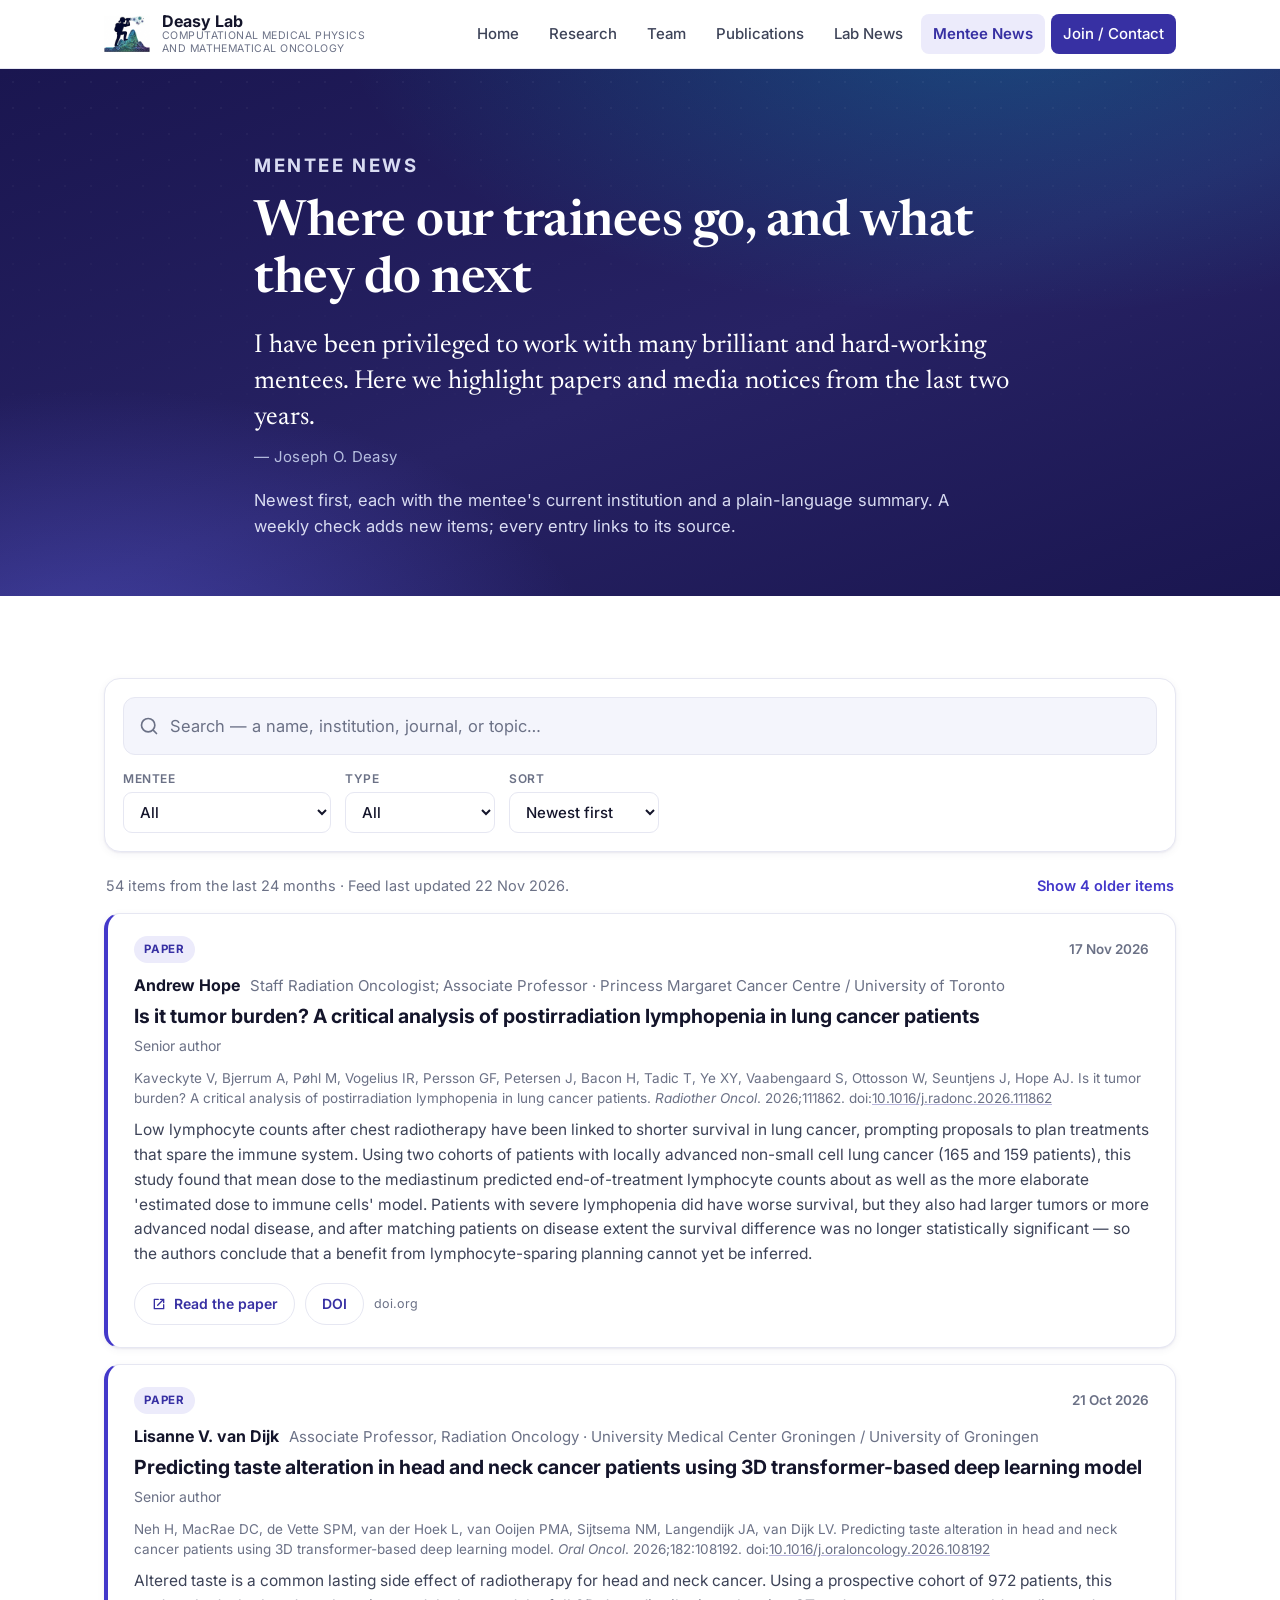
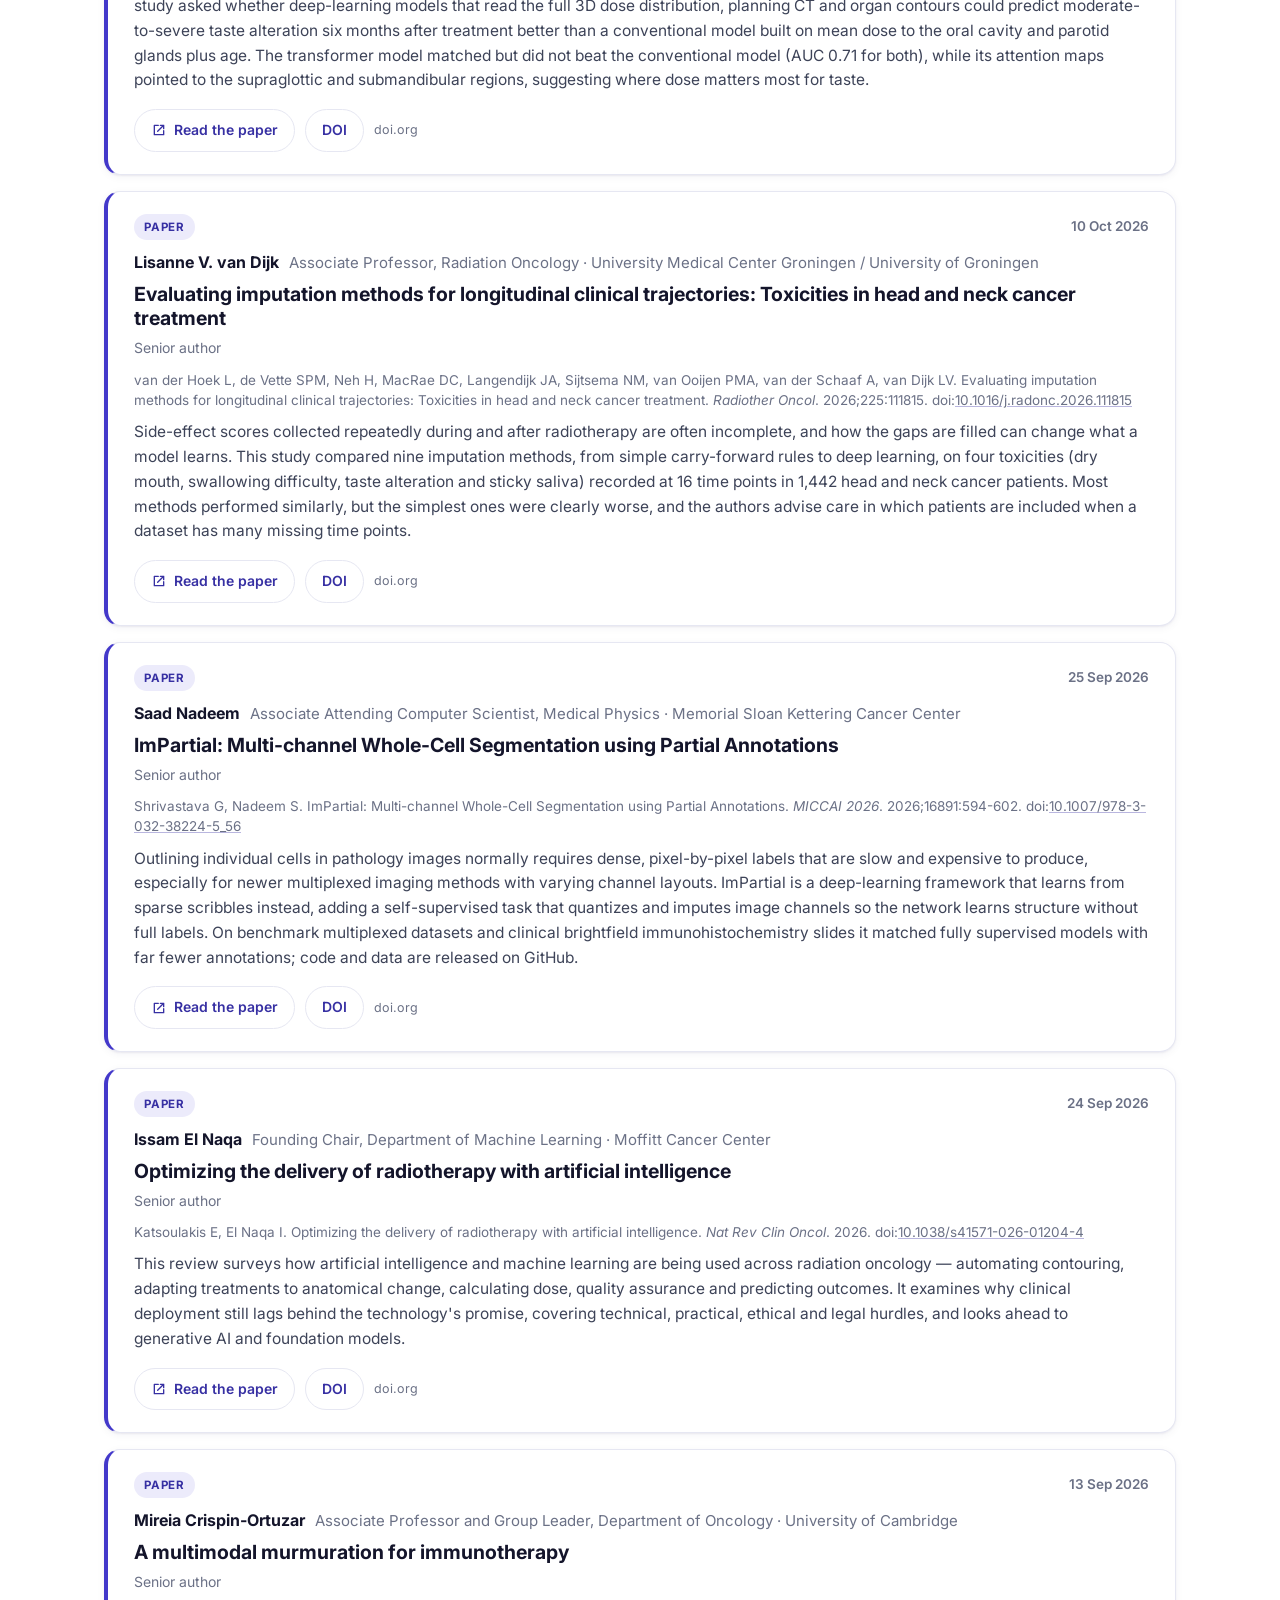
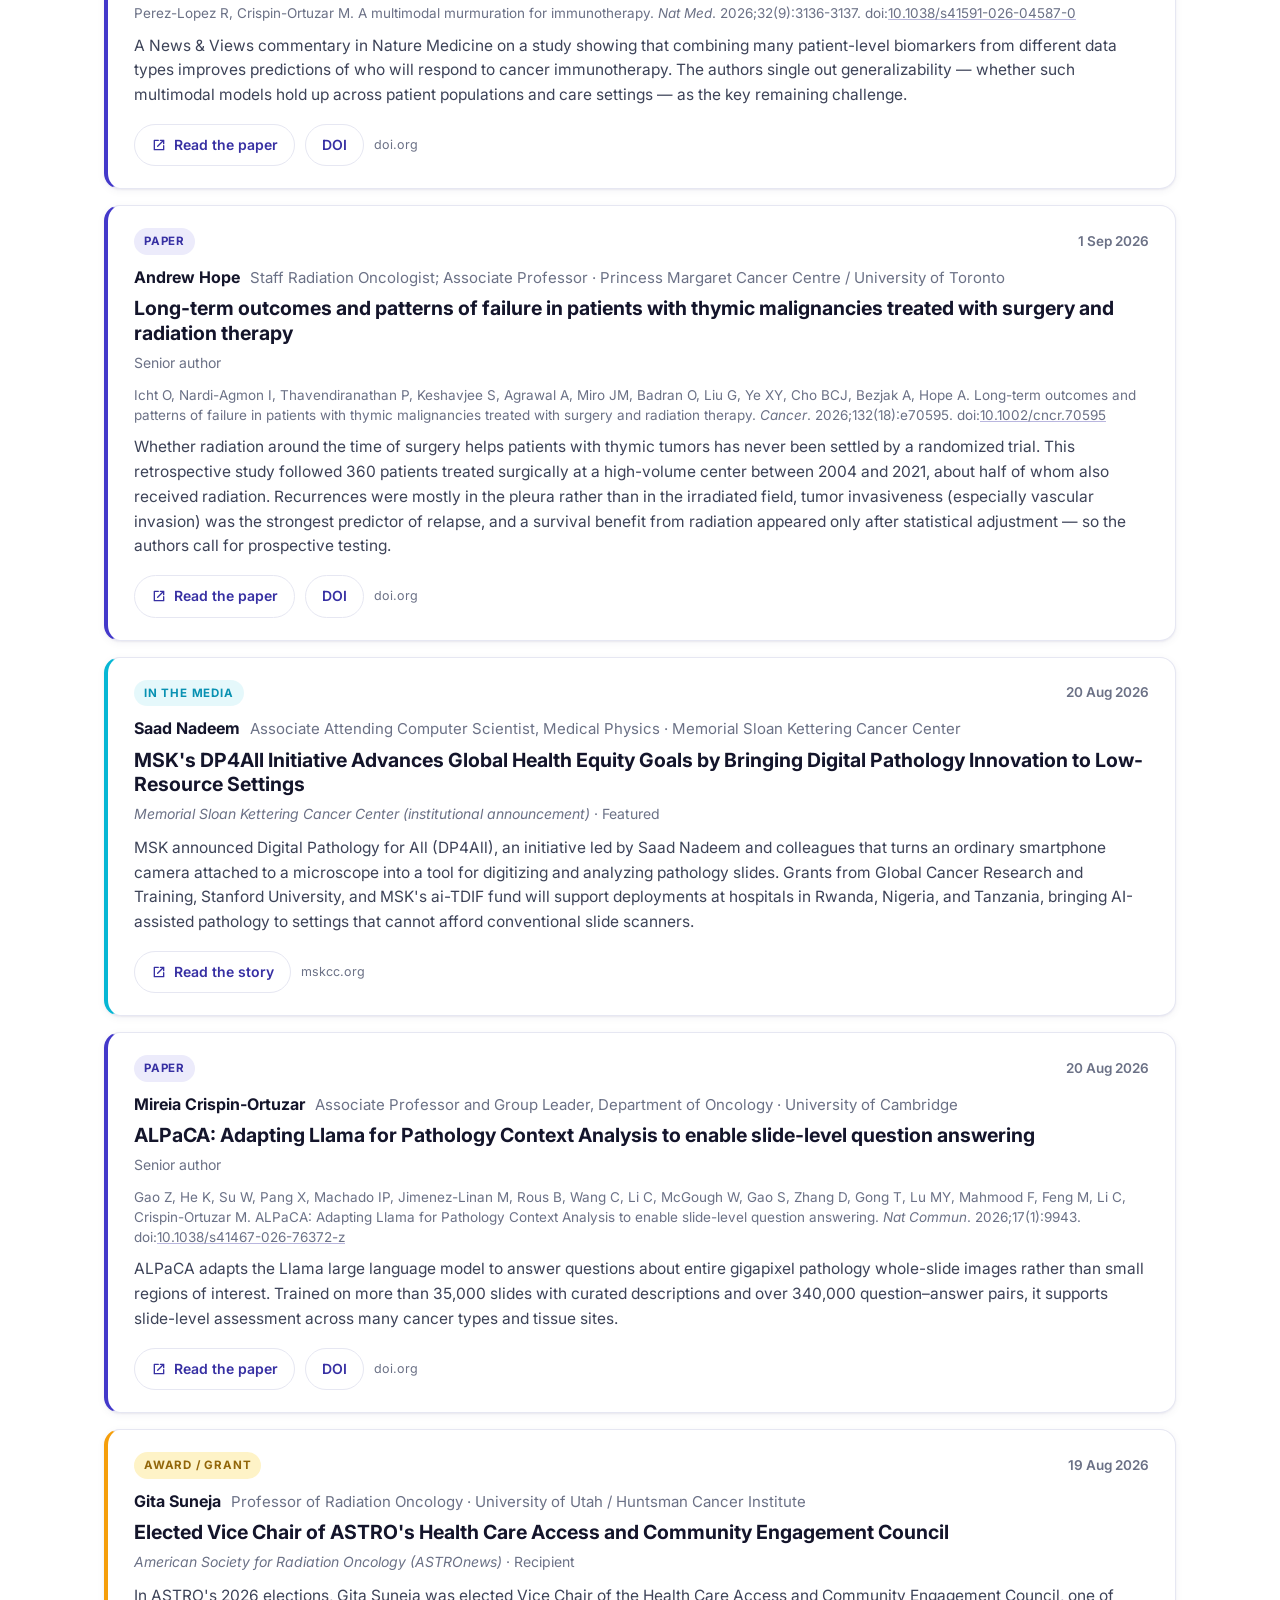
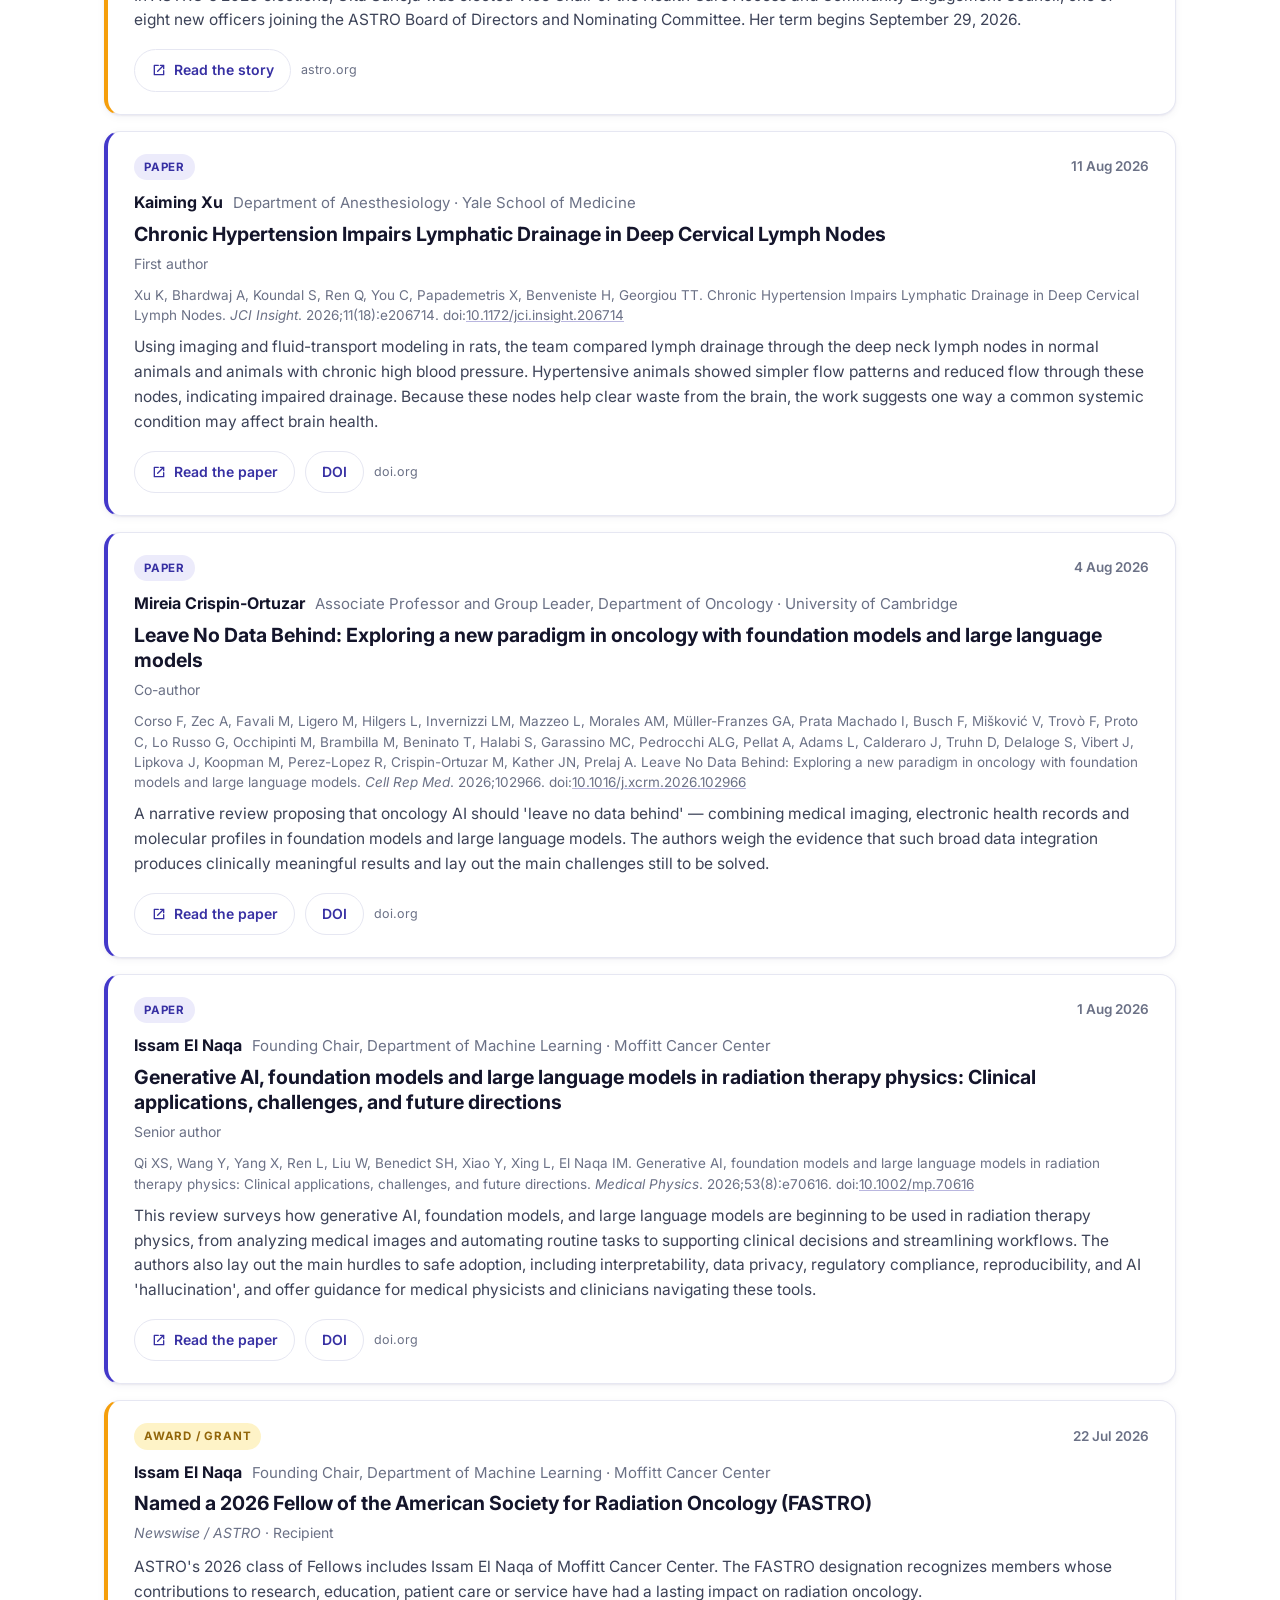
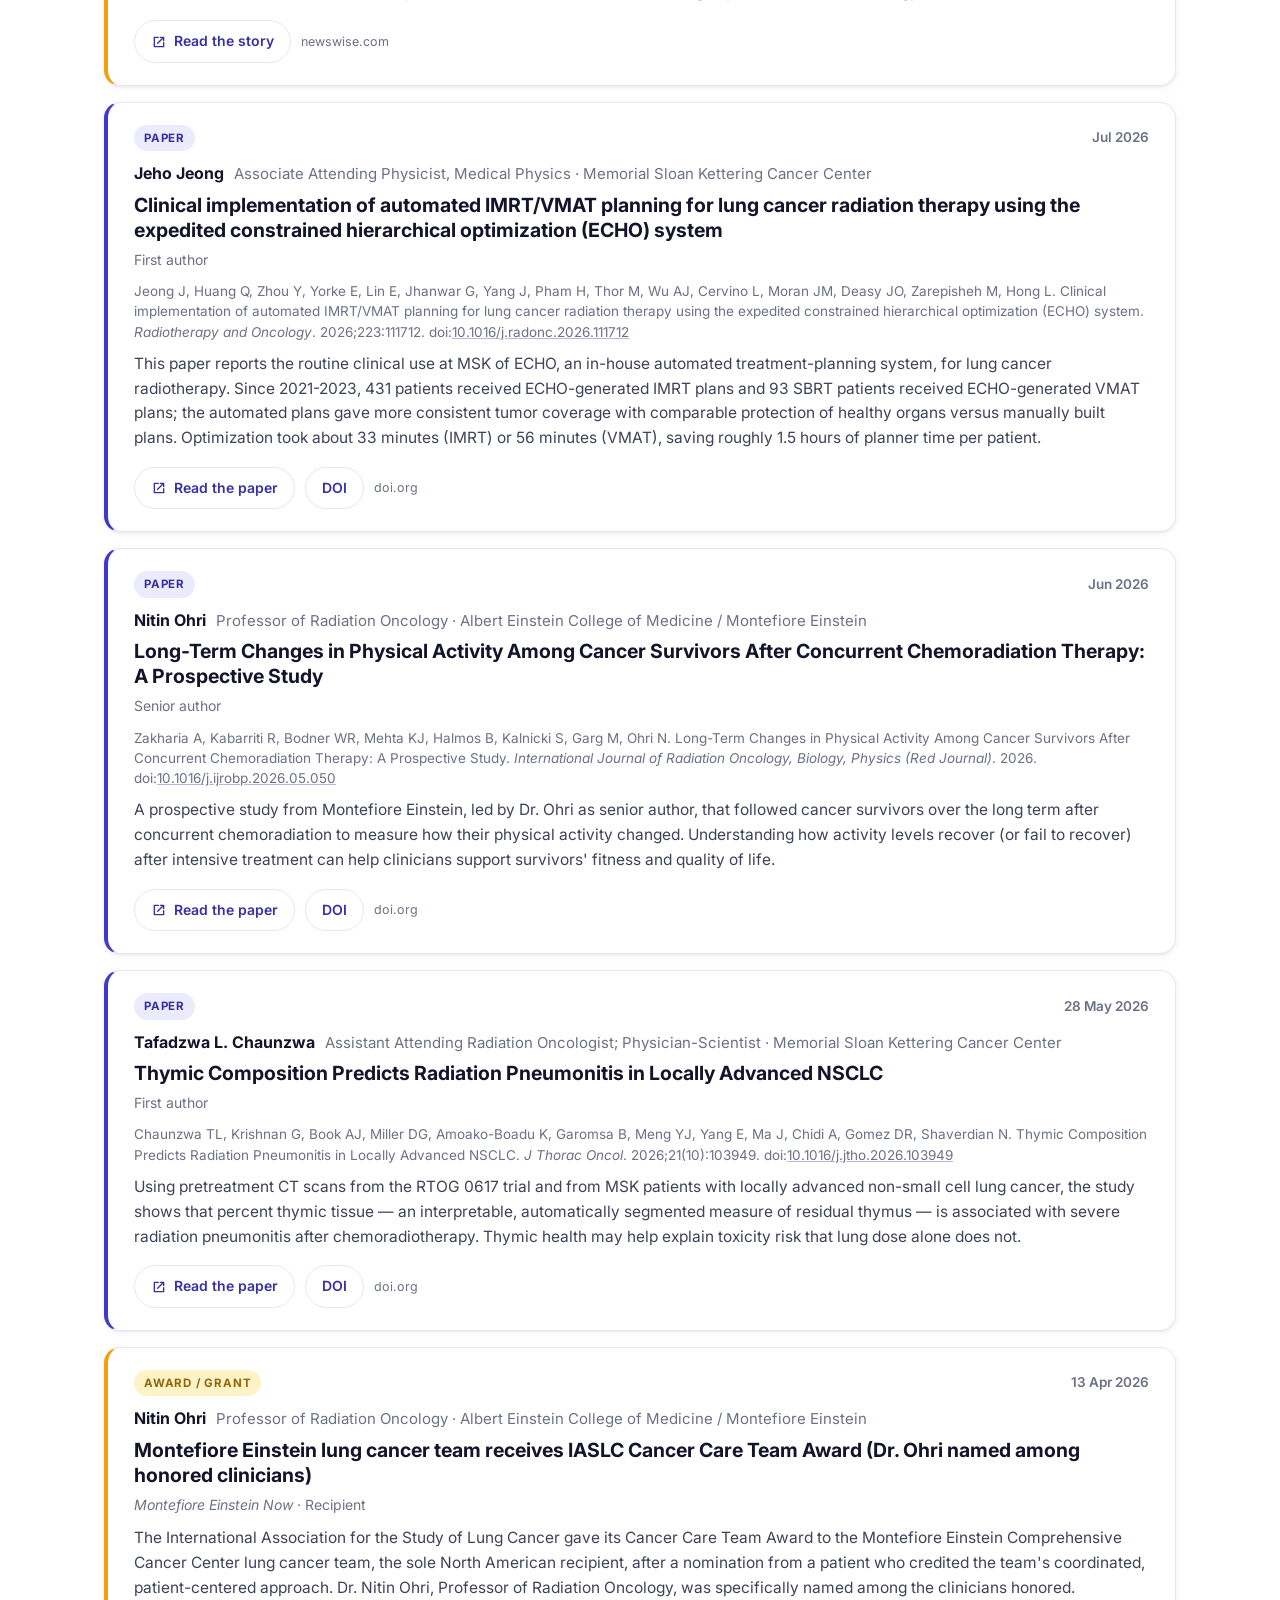
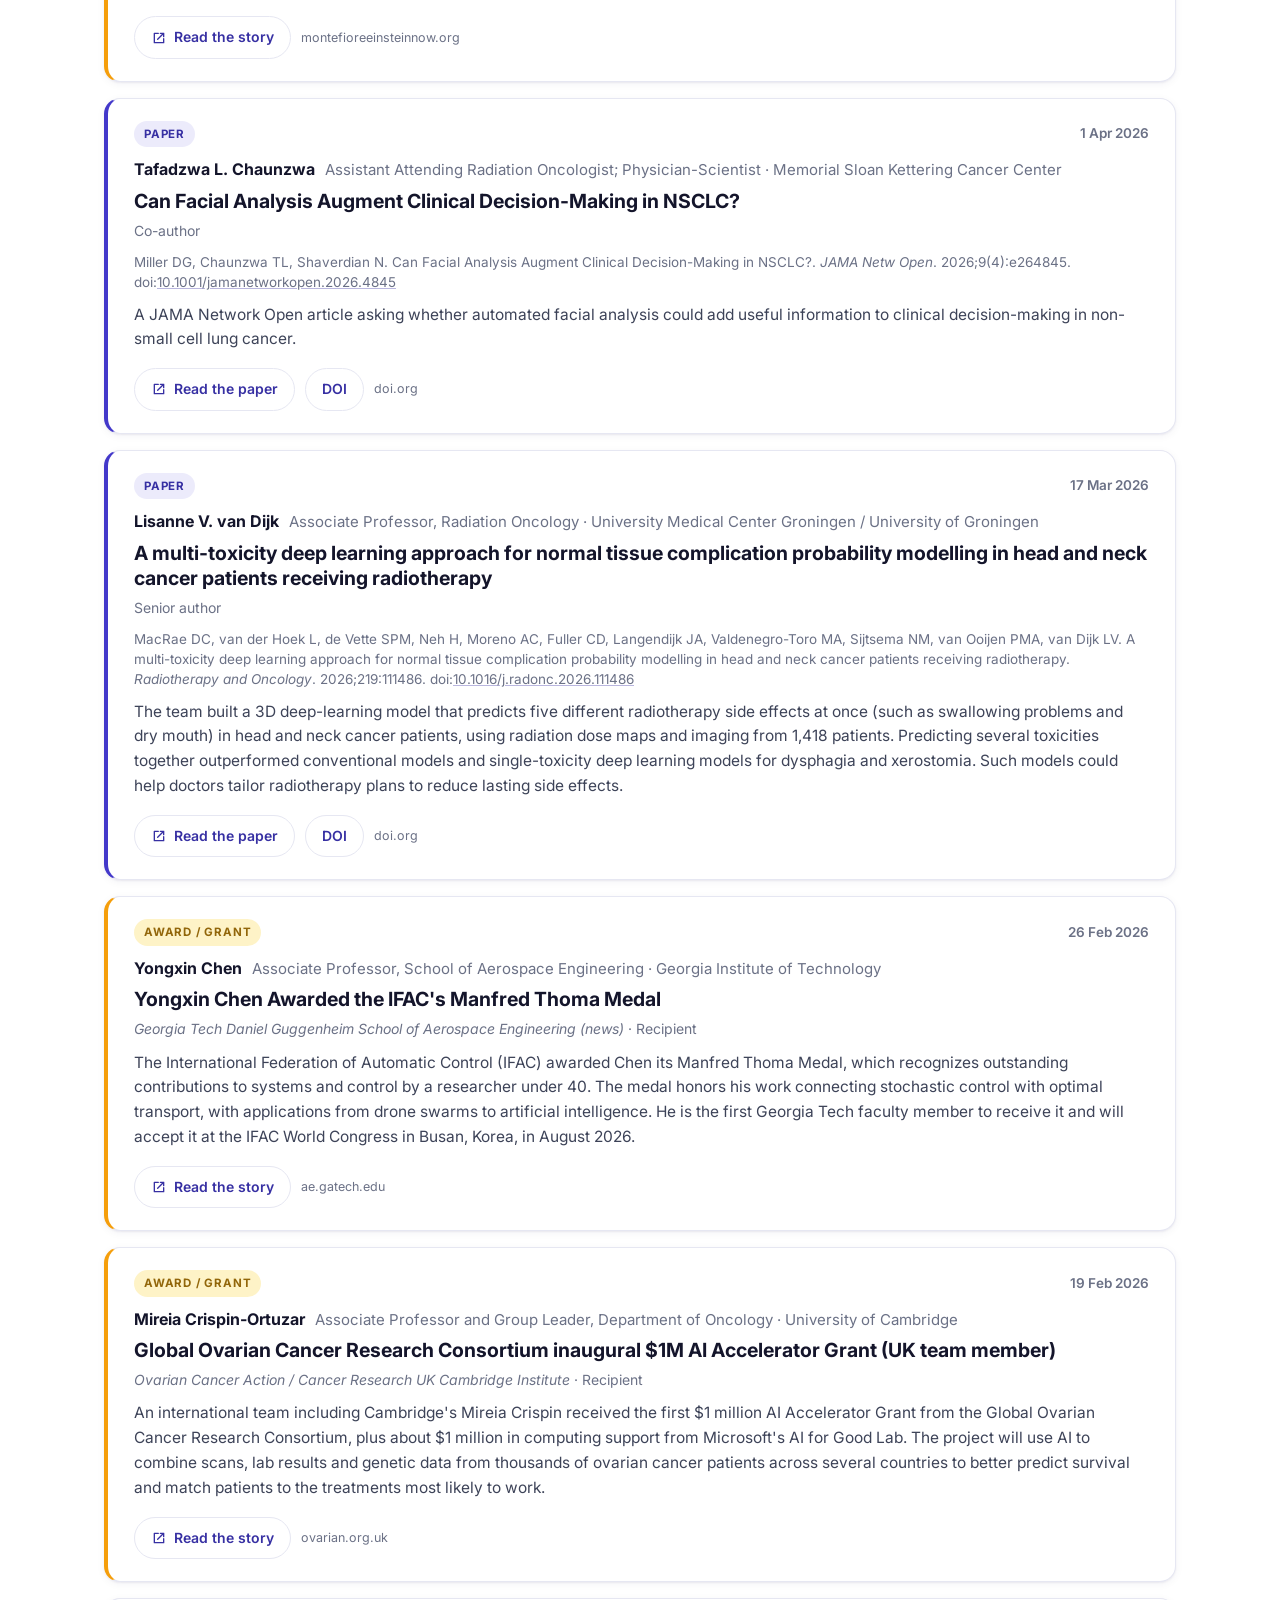
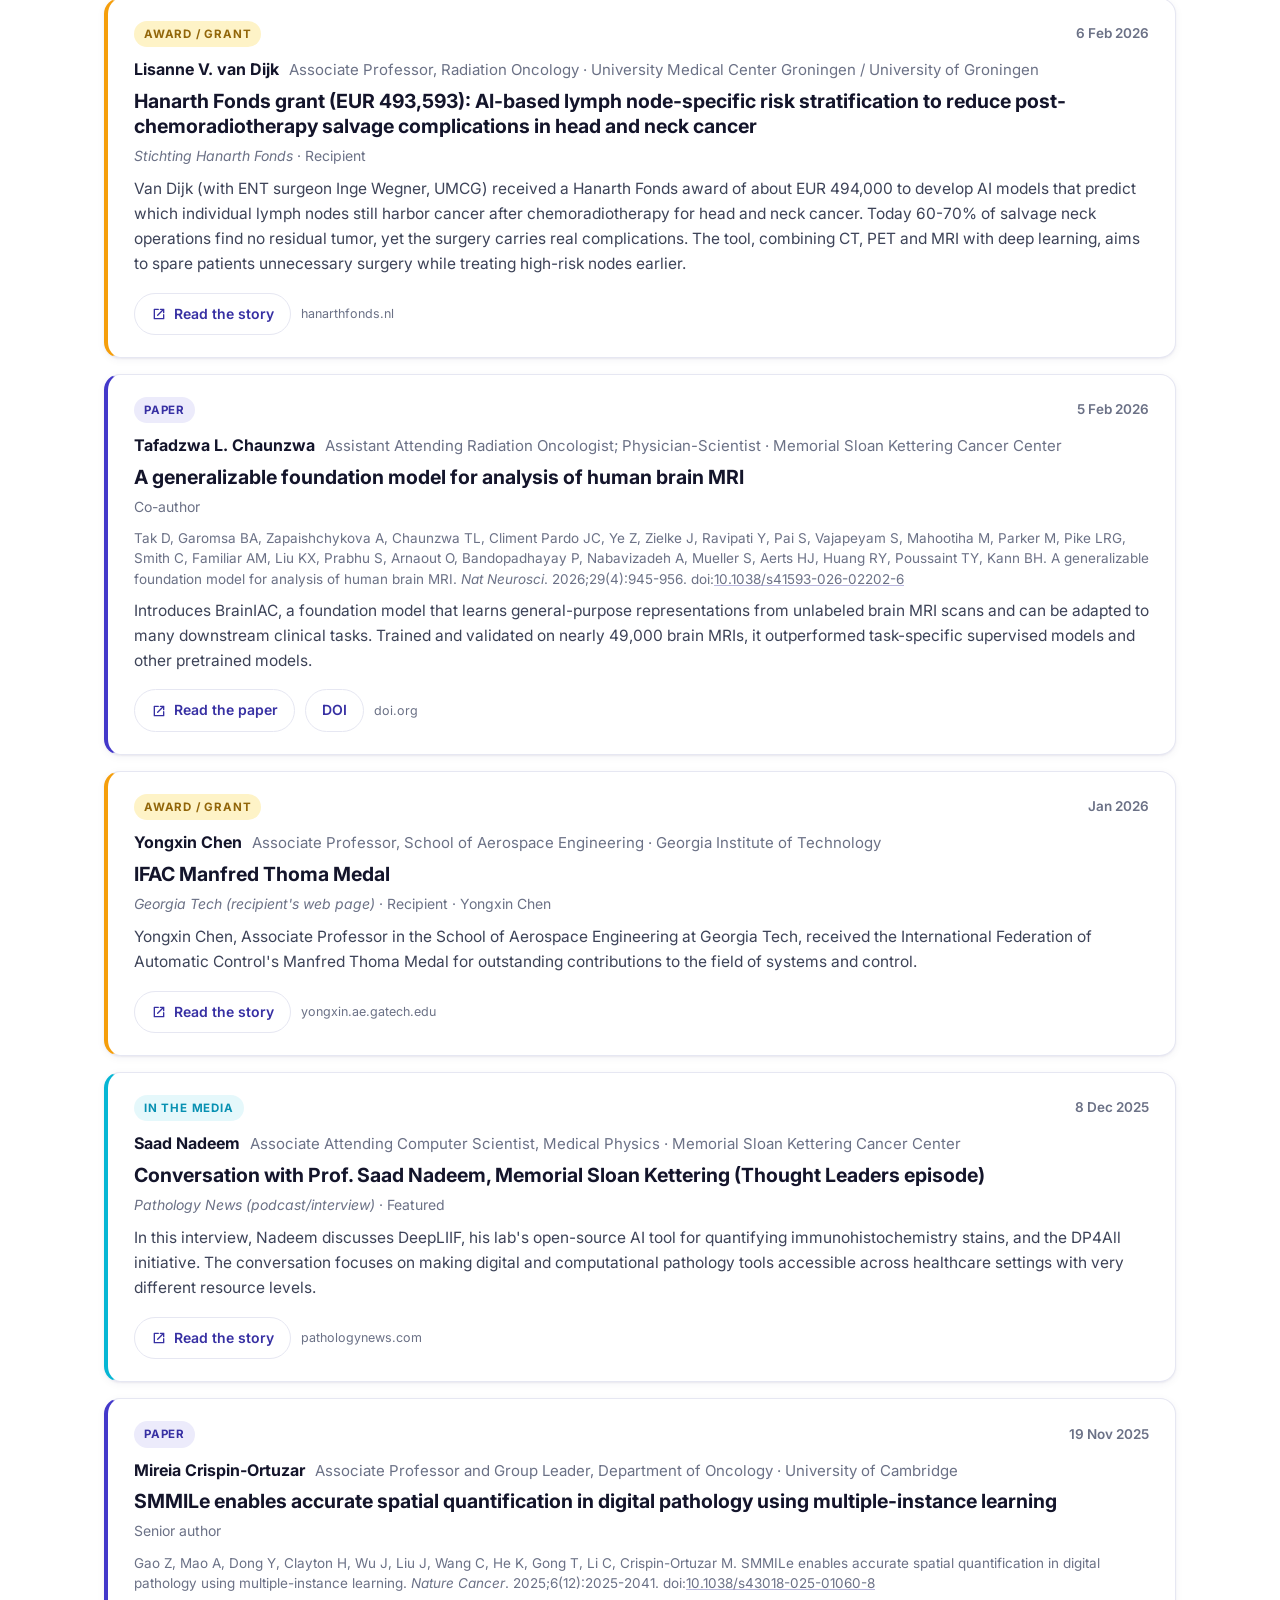
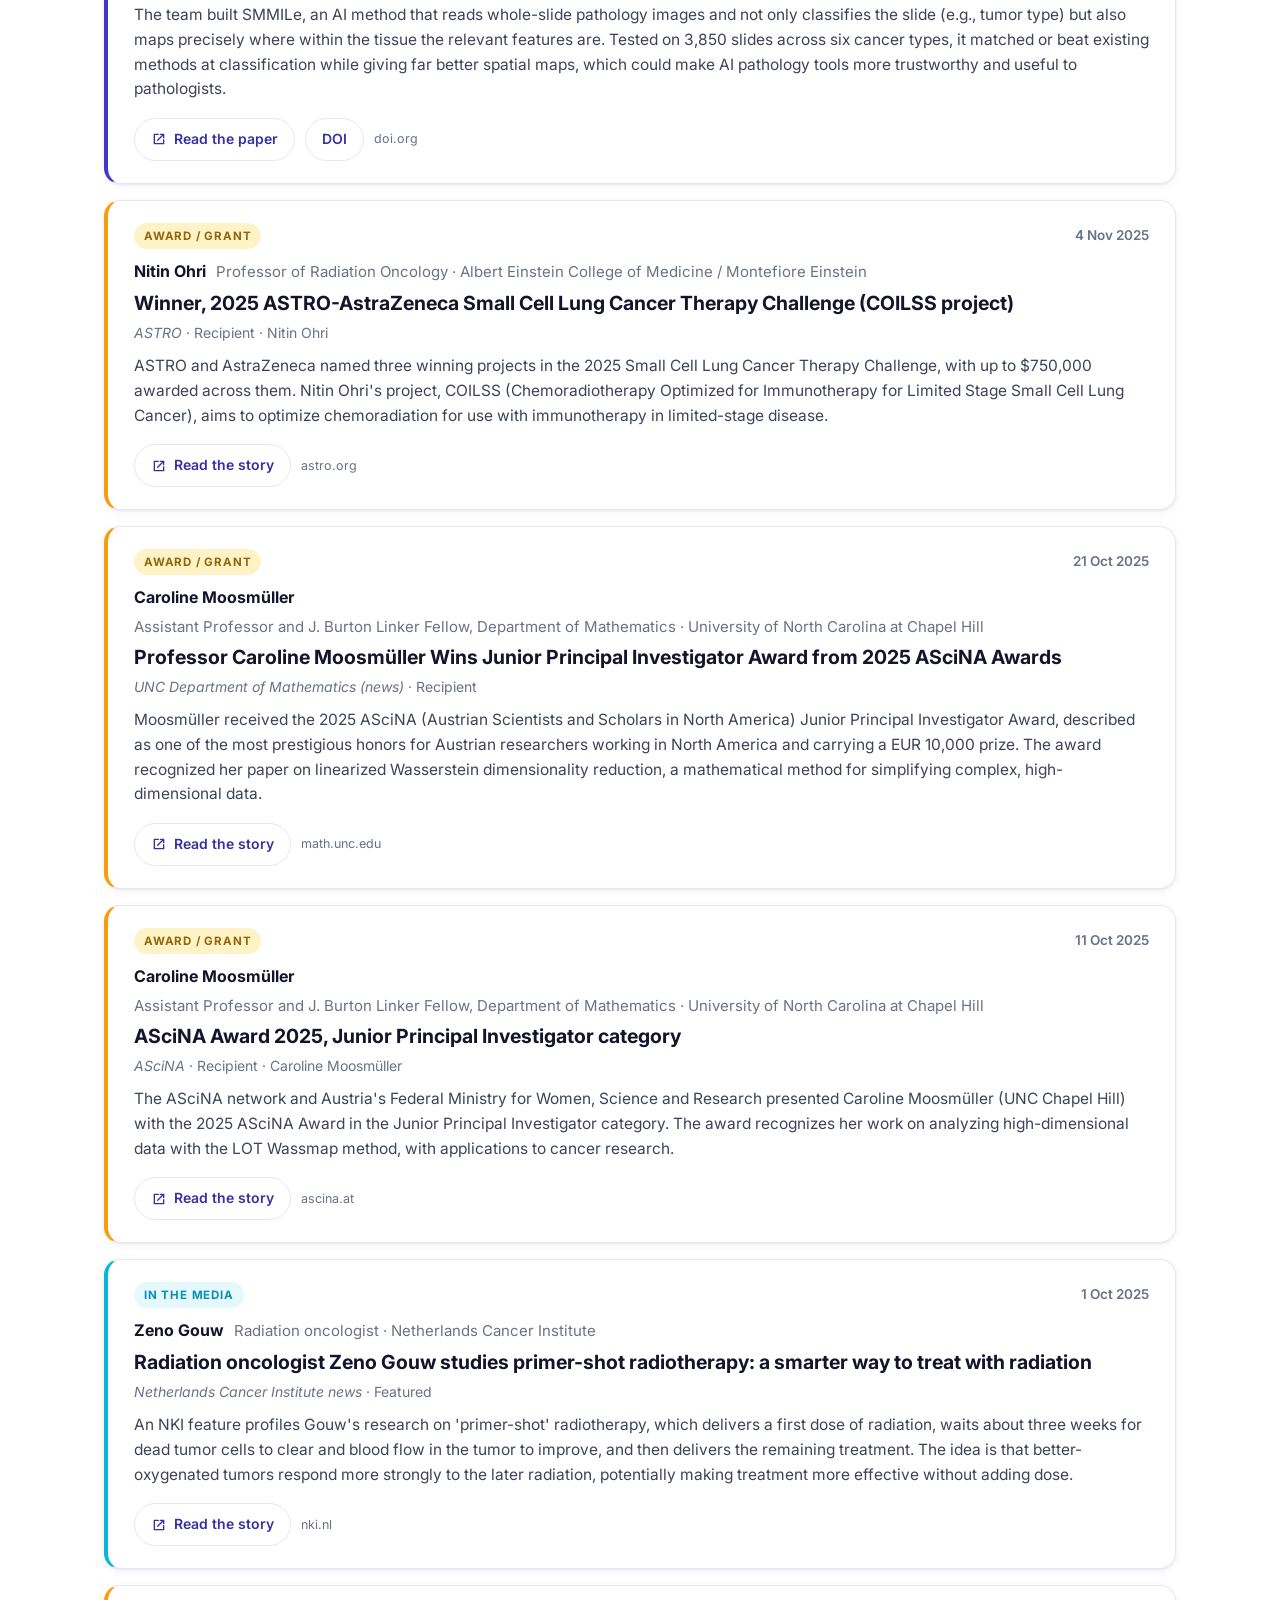
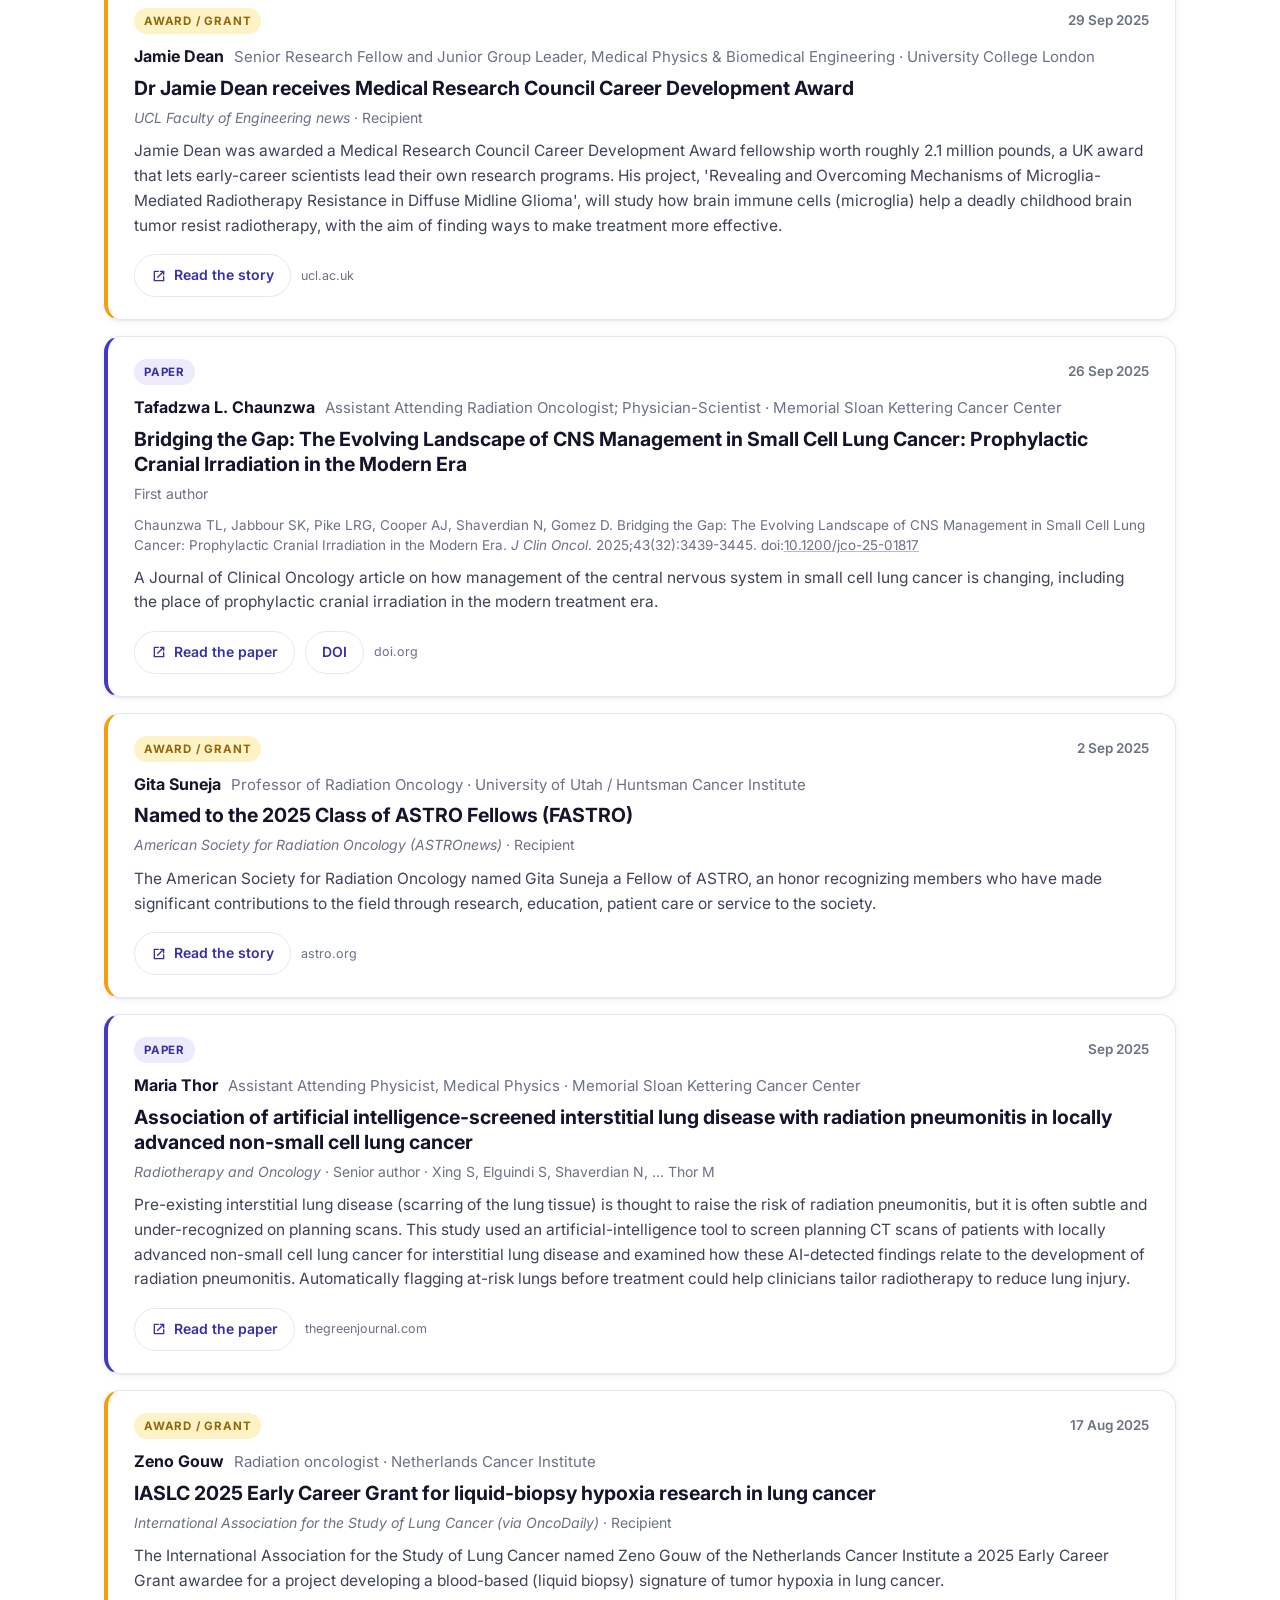
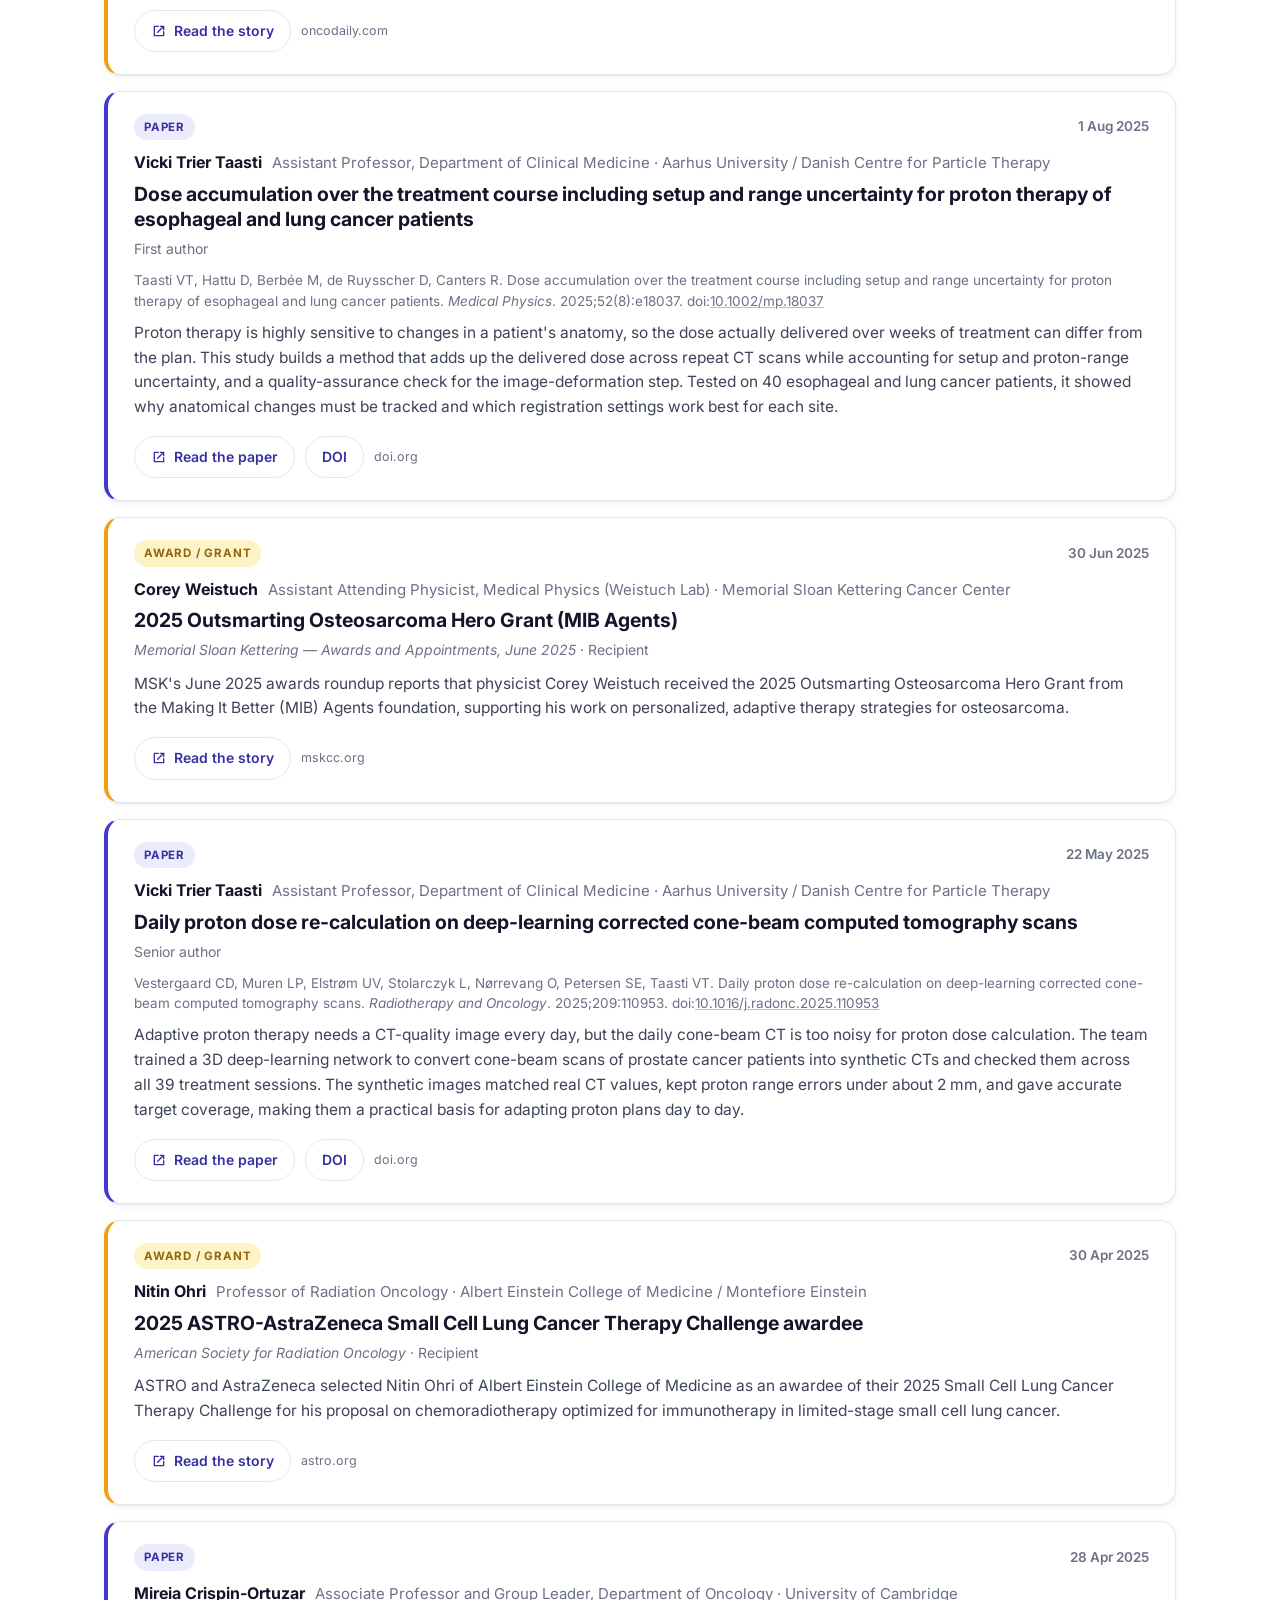
<file: mentee-news.html>
<!DOCTYPE html>
<html lang="en">
<head>
  <meta charset="UTF-8" />
  <meta name="viewport" content="width=device-width, initial-scale=1.0" />
  <title>Mentee News — Deasy Laboratory for Computational Medical Physics and Mathematical Oncology</title>
  <meta name="description" content="High-profile publications, media coverage, and awards from current mentees and Lab alumni of the Deasy Laboratory for Computational Medical Physics and Mathematical Oncology — updated weekly, with each mentee's current institution." />
  <link rel="icon" type="image/png" href="assets/img/favicon.png" />
  <link rel="preconnect" href="https://fonts.googleapis.com" />
  <link rel="preconnect" href="https://fonts.gstatic.com" crossorigin />
  <link href="https://fonts.googleapis.com/css2?family=Inter:wght@400;500;600;700;800&family=Newsreader:ital,opsz@0,6..72;1,6..72&display=swap" rel="stylesheet" />
  <link rel="stylesheet" href="assets/css/styles.css" />
</head>
<body>

  <header class="nav" id="top">
    <div class="container nav__inner">
      <a class="brand" href="index.html" aria-label="Deasy Laboratory for Computational Medical Physics and Mathematical Oncology — home">
        <img class="brand__logo" src="assets/img/logo-mark.png" alt="" aria-hidden="true" />
        <span class="brand__text"><strong>Deasy Lab</strong><small>Computational Medical Physics<br />and Mathematical Oncology</small></span>
      </a>
      <nav class="nav__links" aria-label="Primary">
        <a href="index.html">Home</a>
        <a href="research.html">Research</a>
        <a href="team.html">Team</a>
        <a href="publications.html">Publications</a>
        <a href="lab-news.html">Lab News</a>
      <a href="mentee-news.html">Mentee News</a>
        <a href="join.html" class="nav__cta">Join / Contact</a>
      </nav>
      <button class="nav__toggle" aria-label="Open menu" aria-expanded="false" aria-controls="mobileMenu"><span></span><span></span><span></span></button>
    </div>
    <div class="nav__mobile" id="mobileMenu" hidden>
      <a href="index.html">Home</a>
      <a href="research.html">Research</a>
      <a href="team.html">Team</a>
      <a href="publications.html">Publications</a>
      <a href="lab-news.html">Lab News</a>
      <a href="mentee-news.html">Mentee News</a>
      <a href="join.html">Join / Contact</a>
    </div>
  </header>

  <main>
    <section class="pagehero">
      <div class="hero__bg" aria-hidden="true"></div>
      <div class="container pagehero__inner">
        <p class="eyebrow">Mentee News</p>
        <h1>Where our trainees go, and what they do next</h1>
        <p class="pagehero__preamble">I have been privileged to work with many brilliant and hard-working mentees.
           Here we highlight papers and media notices from the last two years.</p>
        <p class="pagehero__byline">— Joseph O. Deasy</p>
        <p class="pagehero__sub">Newest first, each with the mentee's current institution and a plain-language
           summary. A weekly check adds new items; every entry links to its source.</p>
      </div>
    </section>

    <section class="section" id="feed">
      <div class="container">
        <div class="pub-controls">
          <div class="search">
            <svg class="search__icon" viewBox="0 0 24 24" aria-hidden="true"><path d="M21 21l-4.3-4.3M11 19a8 8 0 1 1 0-16 8 8 0 0 1 0 16Z" fill="none" stroke="currentColor" stroke-width="2" stroke-linecap="round"/></svg>
            <input id="newsSearch" type="search" placeholder="Search — a name, institution, journal, or topic…" autocomplete="off" aria-label="Search mentee news" />
            <button id="newsClear" class="search__clear" aria-label="Clear search" hidden>&times;</button>
          </div>
          <div class="pub-controls__row">
            <label class="select"><span>Mentee</span><select id="filterMentee"><option value="">All</option></select></label>
            <label class="select"><span>Type</span><select id="filterType"><option value="">All</option></select></label>
            <label class="select"><span>Sort</span>
              <select id="sortBy">
                <option value="date-desc">Newest first</option>
                <option value="date-asc">Oldest first</option>
                <option value="mentee">By mentee</option>
              </select>
            </label>
          </div>
        </div>

        <div class="pub-meta">
          <span><span id="newsCount" aria-live="polite">Loading…</span> <span id="newsUpdated" class="news__updated"></span></span>
          <span><button id="resetFilters" class="linkbtn" hidden>Reset filters</button>
          <button id="showOlder" class="linkbtn" hidden>Show older items</button></span>
        </div>

        <div id="newsList" class="news-list"></div>
        <div id="newsEmpty" class="pub-empty" hidden>
          <p>No items match your search.</p>
          <button class="btn btn--ghost" id="emptyReset">Clear filters</button>
        </div>

        <p class="news__how">
          <strong>How this feed is built.</strong> The feed shows items from the last 24 months, newest first
          (older items stay available via "Show older items"). Once a week an automated check searches for new
          items about each mentee in the roster below: papers in leading journals (the Nature,
          Science, Cell, Lancet, NEJM and JAMA families, and the field's top journals), press and
          media coverage, and major awards, grants, or appointments. Each candidate must resolve to a
          direct link before it is added, and the lab reviews the additions before they are published.
        </p>
      </div>
    </section>

    <section class="section section--tint" id="mentees">
      <div class="container">
        <div class="section__head">
          <p class="eyebrow">The roster</p>
          <h2>Current mentees and Lab alumni</h2>
          <p class="section__lead">
            Trainees and fellows mentored by Joseph O. Deasy across Washington University in
            St. Louis and Memorial Sloan Kettering, with each person's current institution.
            Names in blue have items in the feed — click one to filter. Affiliations are checked
            against official pages during the weekly update.
          </p>
        </div>
        <div id="menteeDirectory" class="directory"></div>
      </div>
    </section>
  </main>

  <footer class="footer" id="contact">
    <div class="container footer__inner">
      <div class="footer__brand">
        <span class="footer__logo"><img src="assets/img/logo.png" alt="Deasy Laboratory for Computational Medical Physics and Mathematical Oncology" /></span>
        <div><strong>Deasy Laboratory for Computational Medical Physics and Mathematical Oncology</strong>
          <p>Department of Medical Physics, Memorial Sloan Kettering Cancer Center<br />New York, NY</p></div>
      </div>
      <div class="footer__links">
        <h4>Contact</h4>
        <p><a href="mailto:deasyj@mskcc.org">deasyj@mskcc.org</a></p>
        <p><a href="https://orcid.org/0000-0002-9437-266X" target="_blank" rel="noopener">ORCID</a> · <a href="https://github.com/cerr/CERR" target="_blank" rel="noopener">GitHub (CERR)</a> · <a href="disclosures.html">Disclosures</a></p>
        <p><a href="https://validate4rt.org/" target="_blank" rel="noopener">VALIDATE consortium</a> (chaired by Dr. Deasy)</p>
        <p><a href="https://www.mskcc.org/departments/medical-physics" target="_blank" rel="noopener">MSK Department of Medical Physics</a></p>
      </div>
    </div>
    <div class="footer__bar">
      <div class="container"><span>© <span id="year"></span> Deasy Laboratory for Computational Medical Physics and Mathematical Oncology.</span><a href="#top">Back to top ↑</a></div>
    </div>
  </footer>

  <!-- data/*.js mirrors let this page work from disk (file://); the .json files are the
       canonical sources used over HTTP. Regenerate mirrors with: python3 gen-mentee-js.py -->
  <script src="data/mentees.js" defer></script>
  <script src="data/mentee-news.js" defer></script>
  <script src="assets/js/mentee-news.js" defer></script>
  <script src="assets/js/main.js" defer></script>
</body>
</html>
</file>
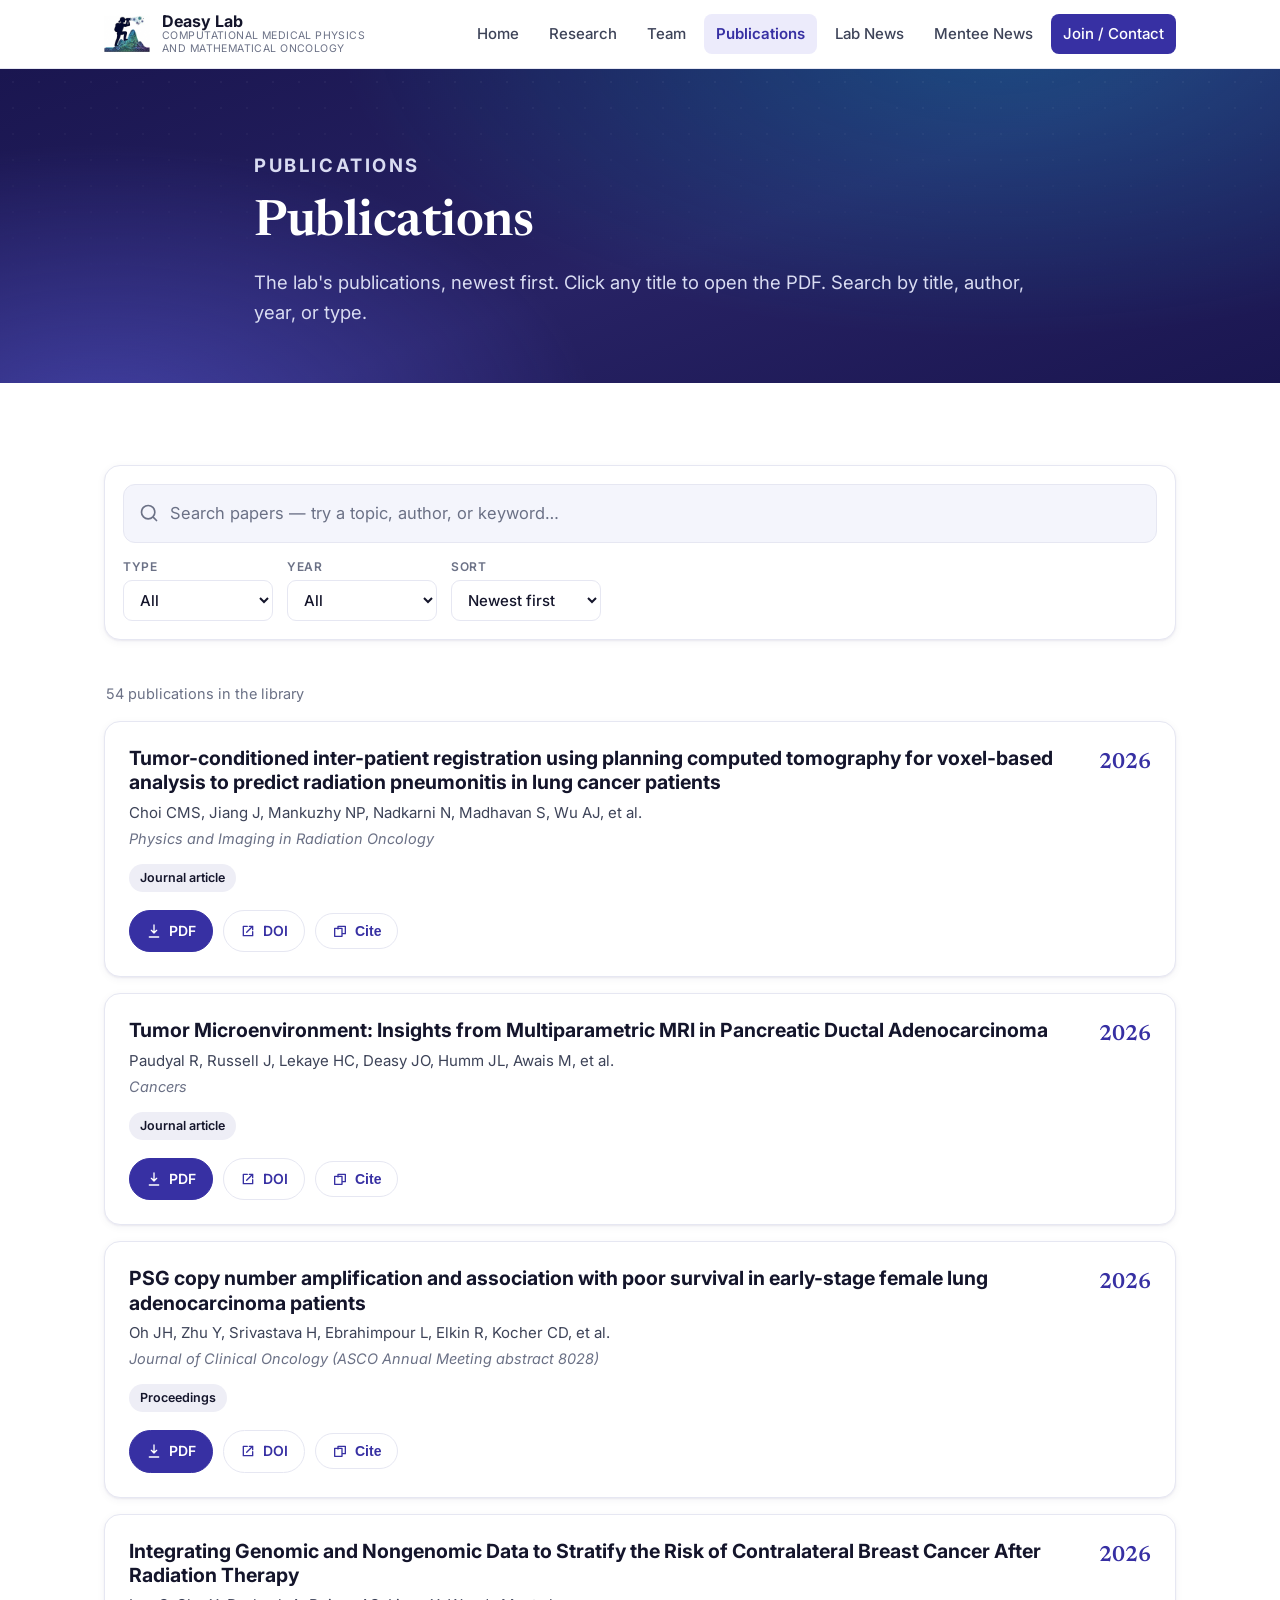
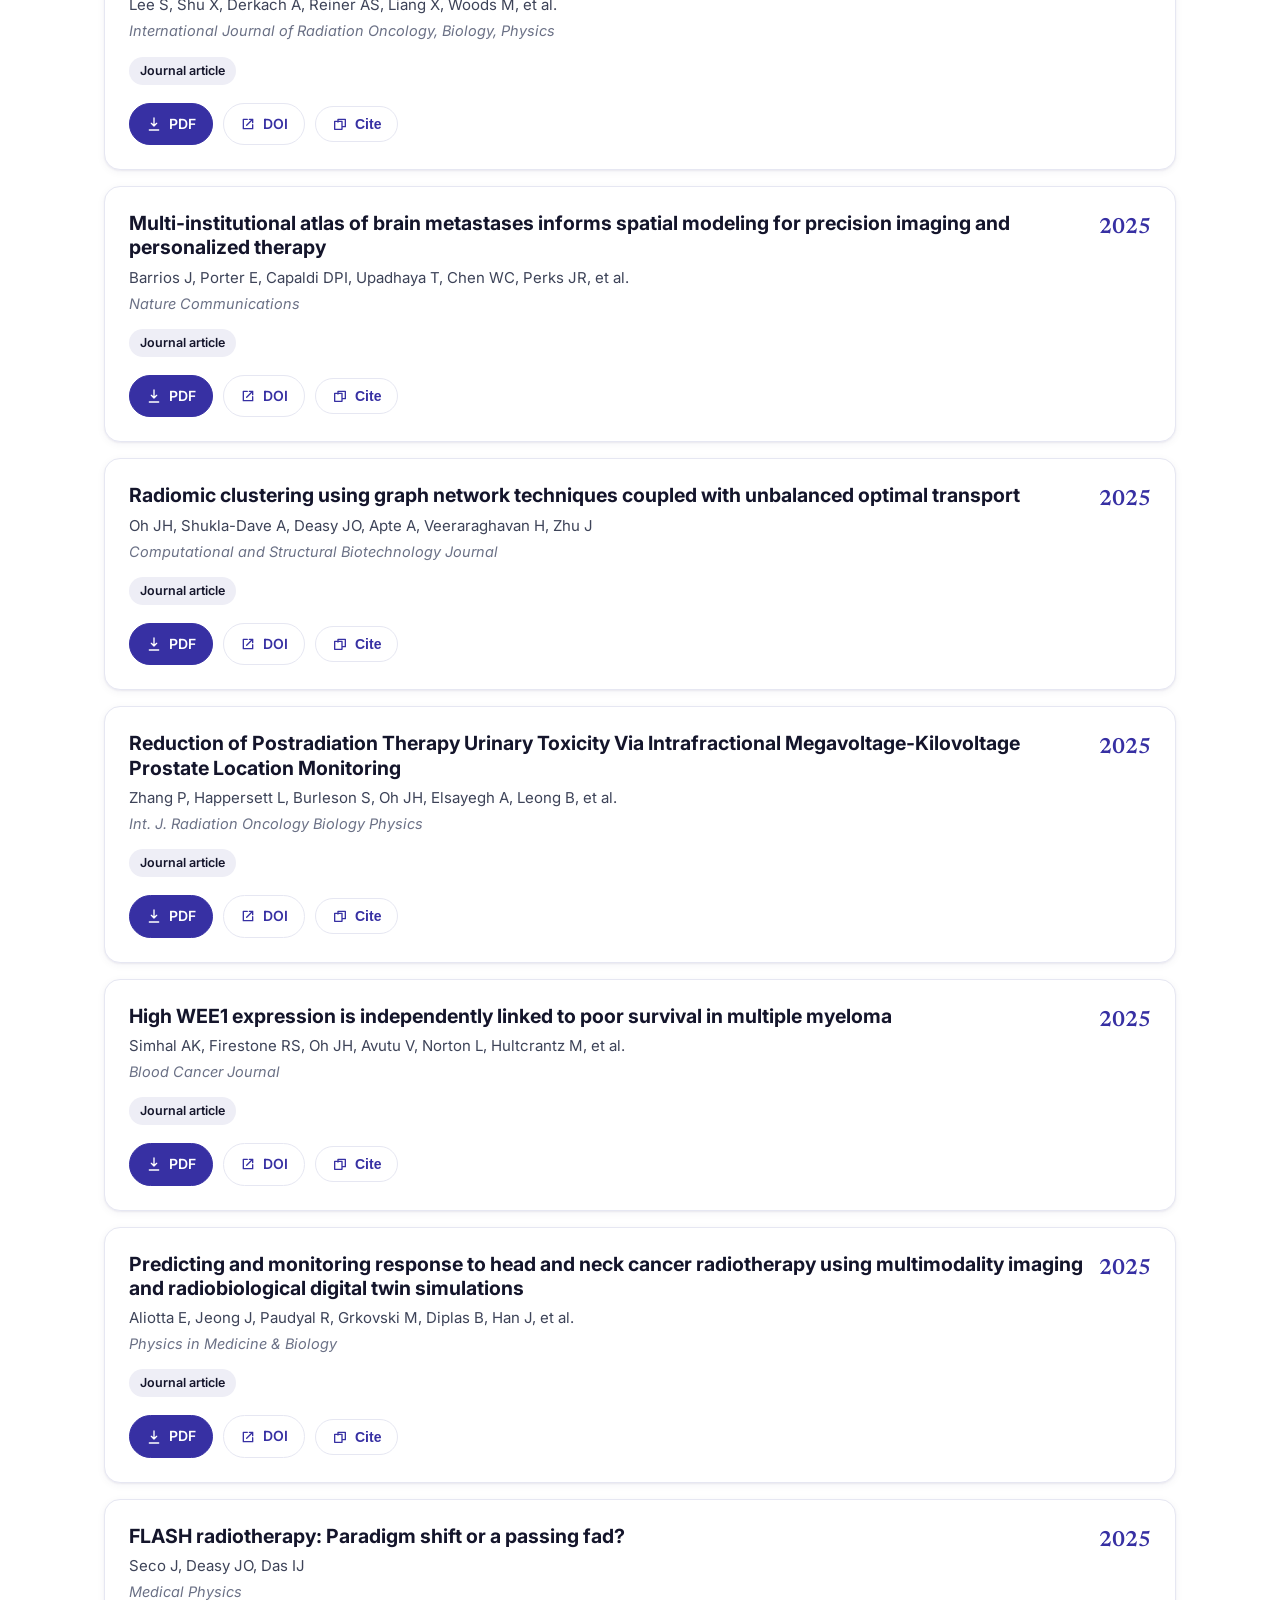
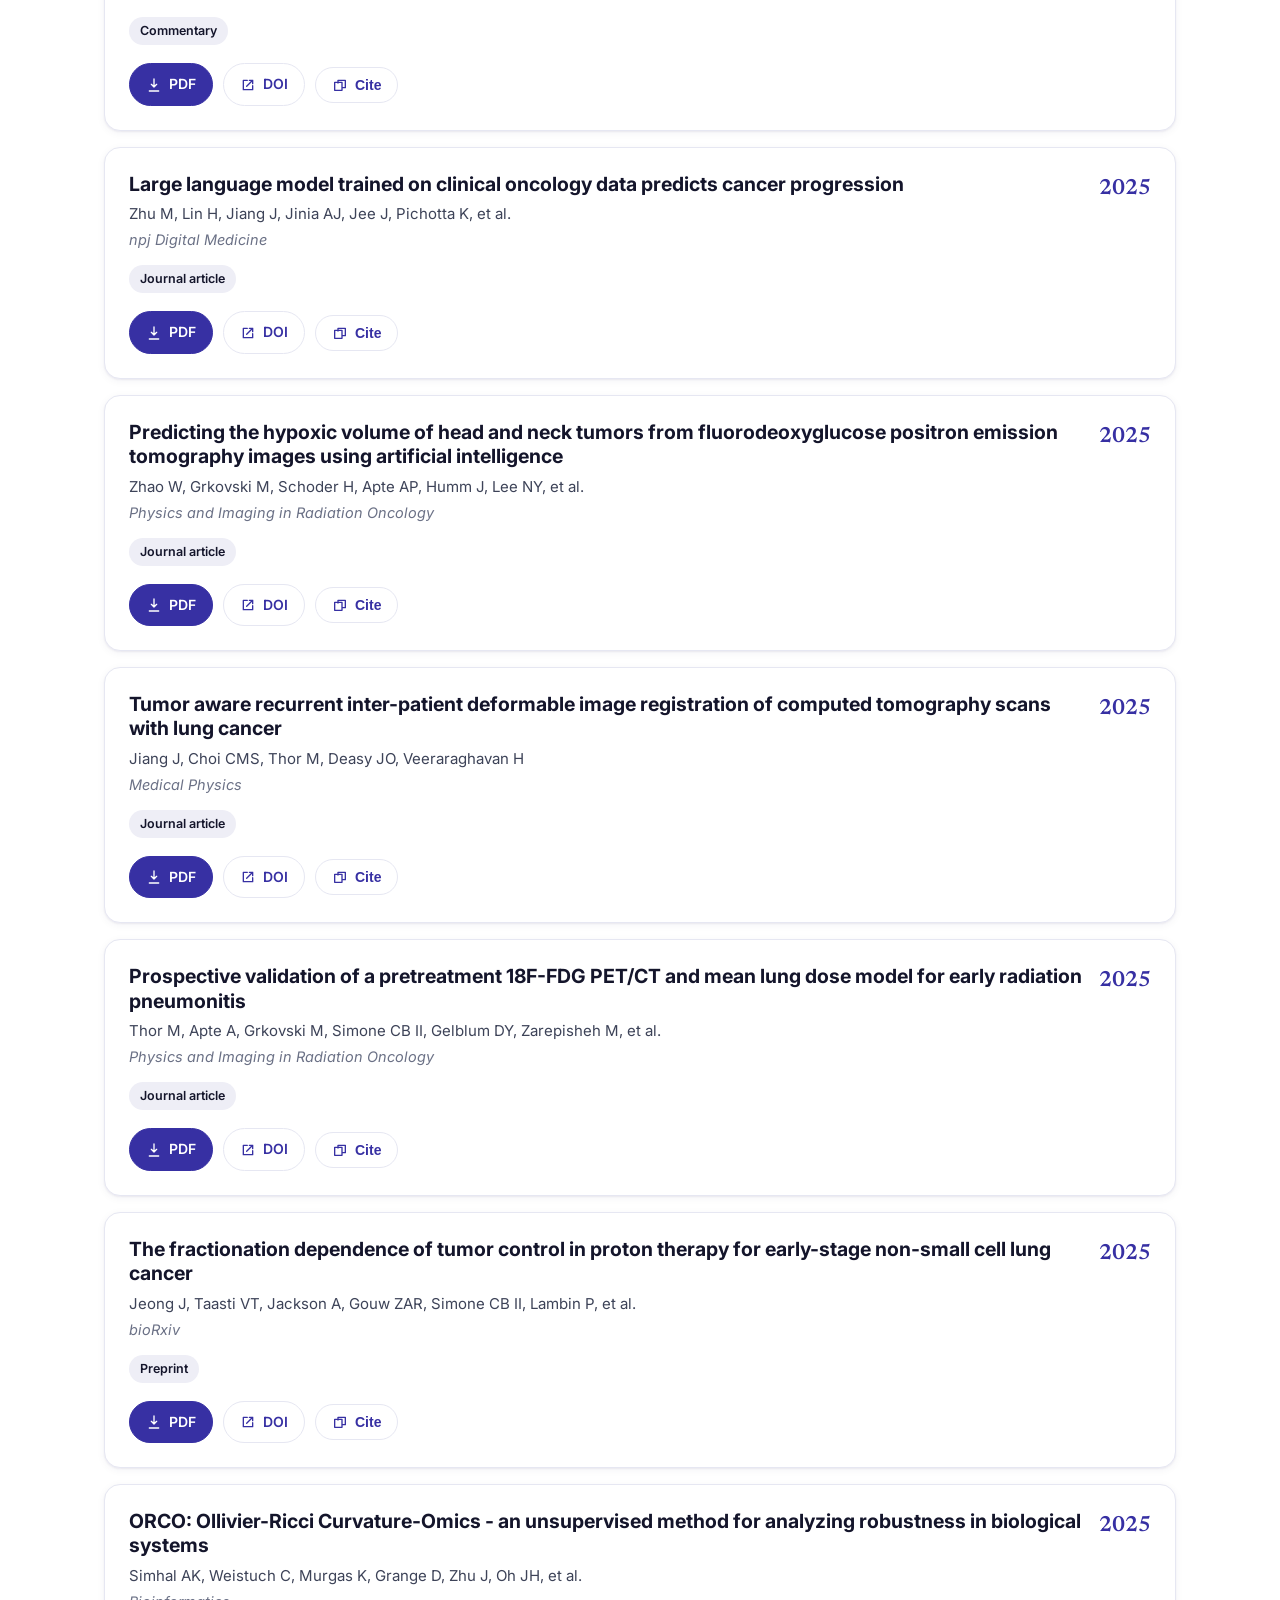
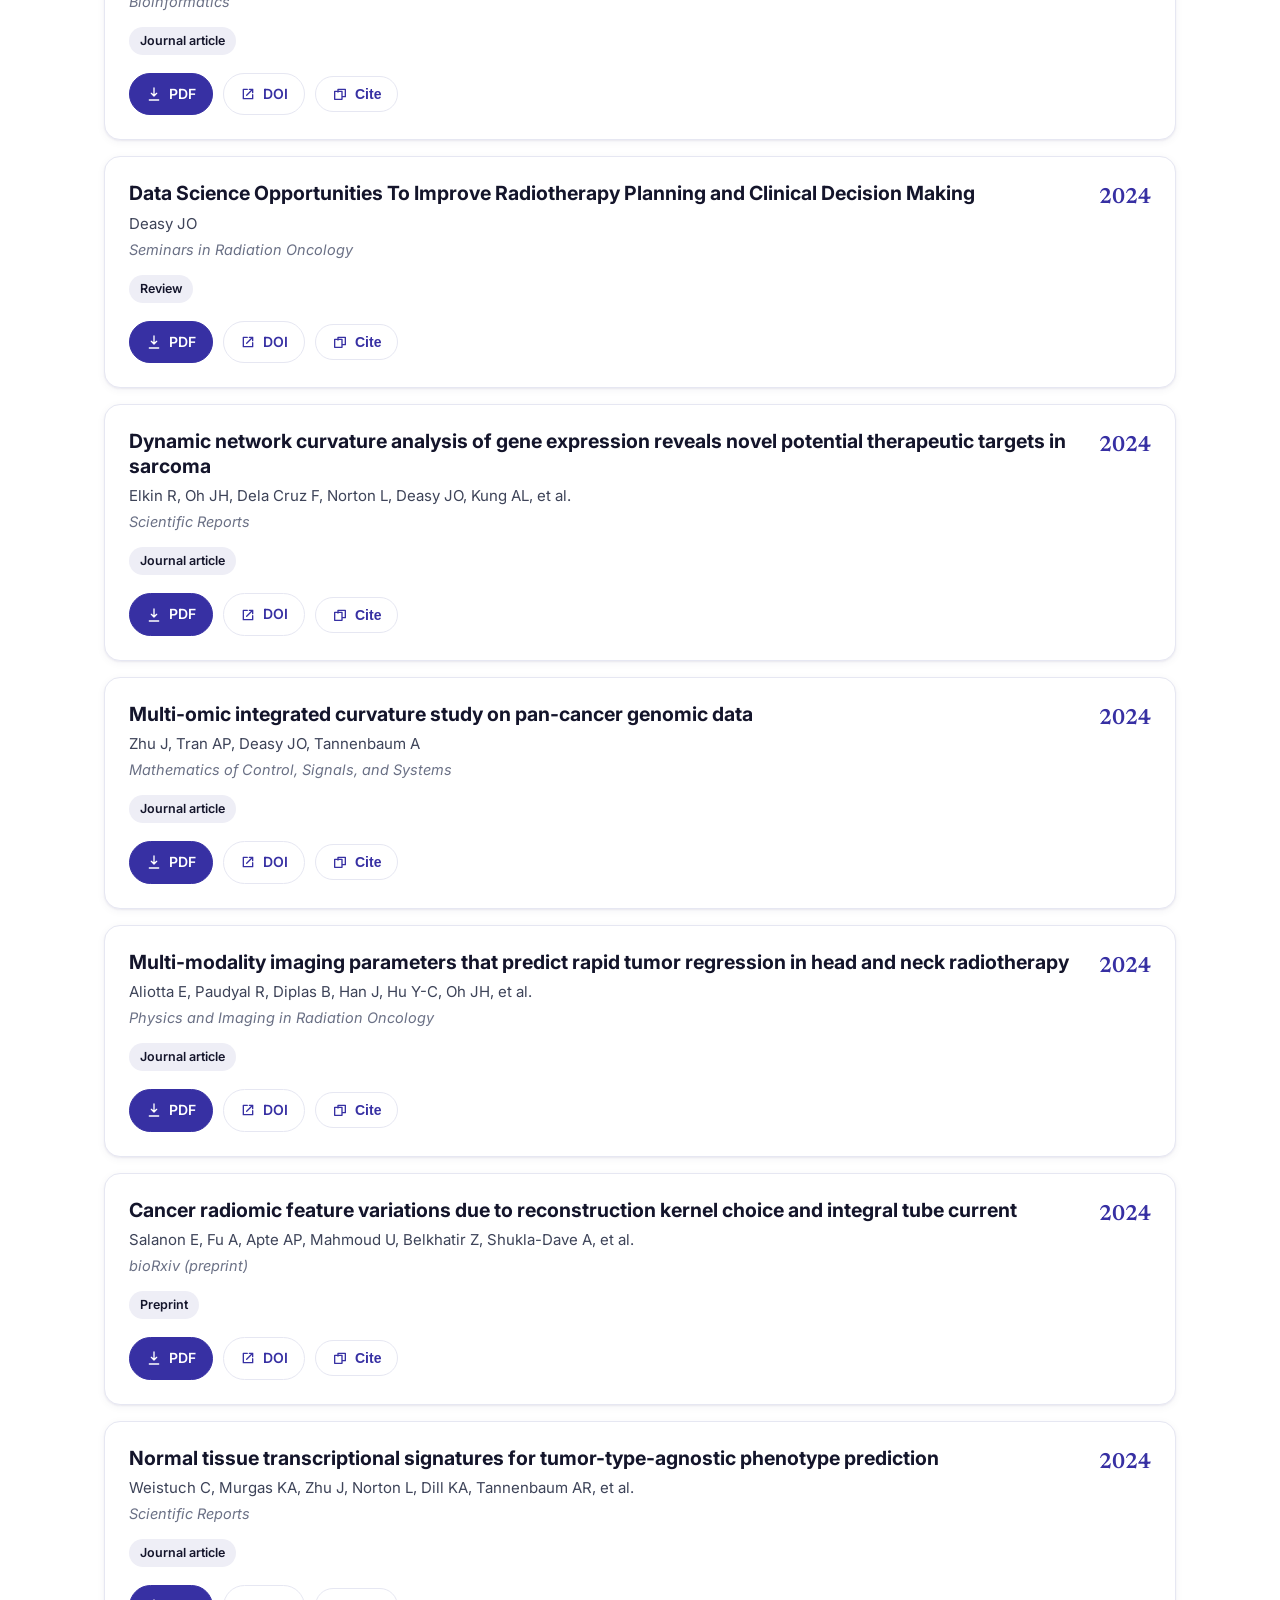
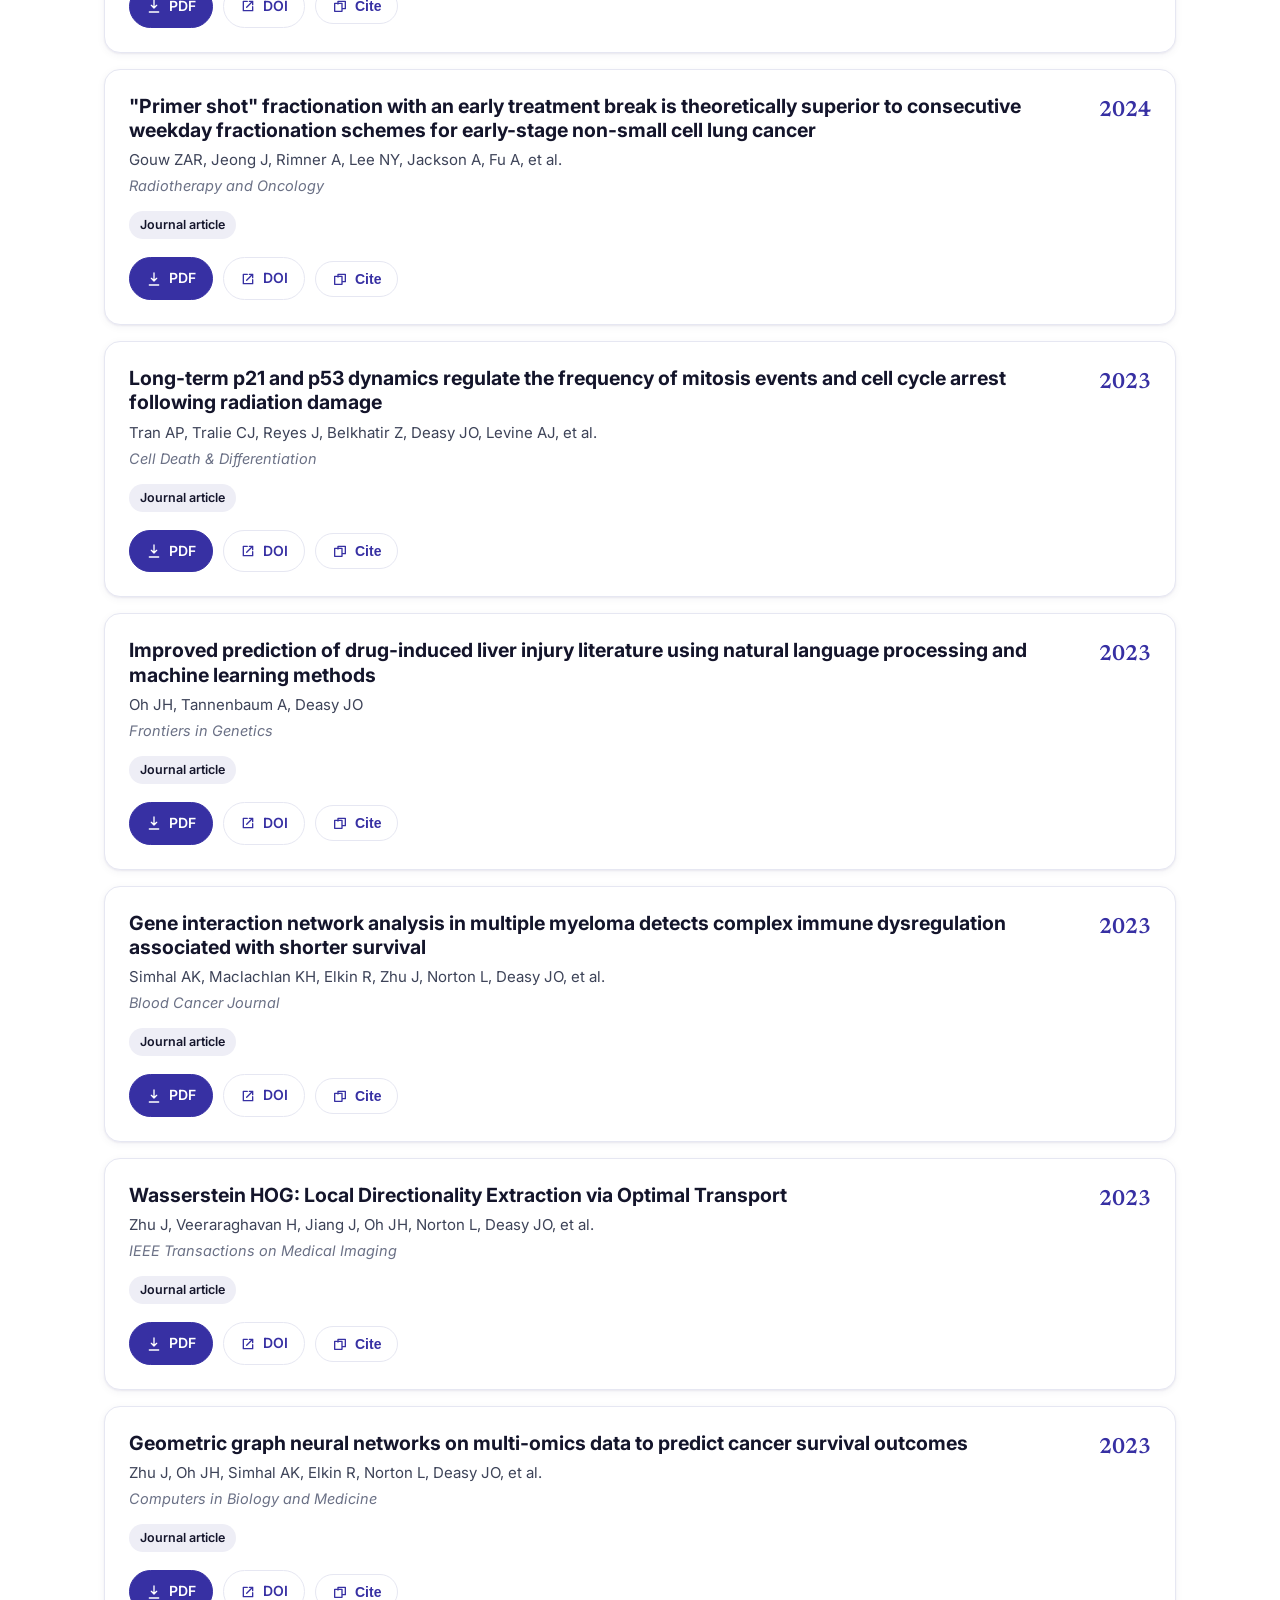
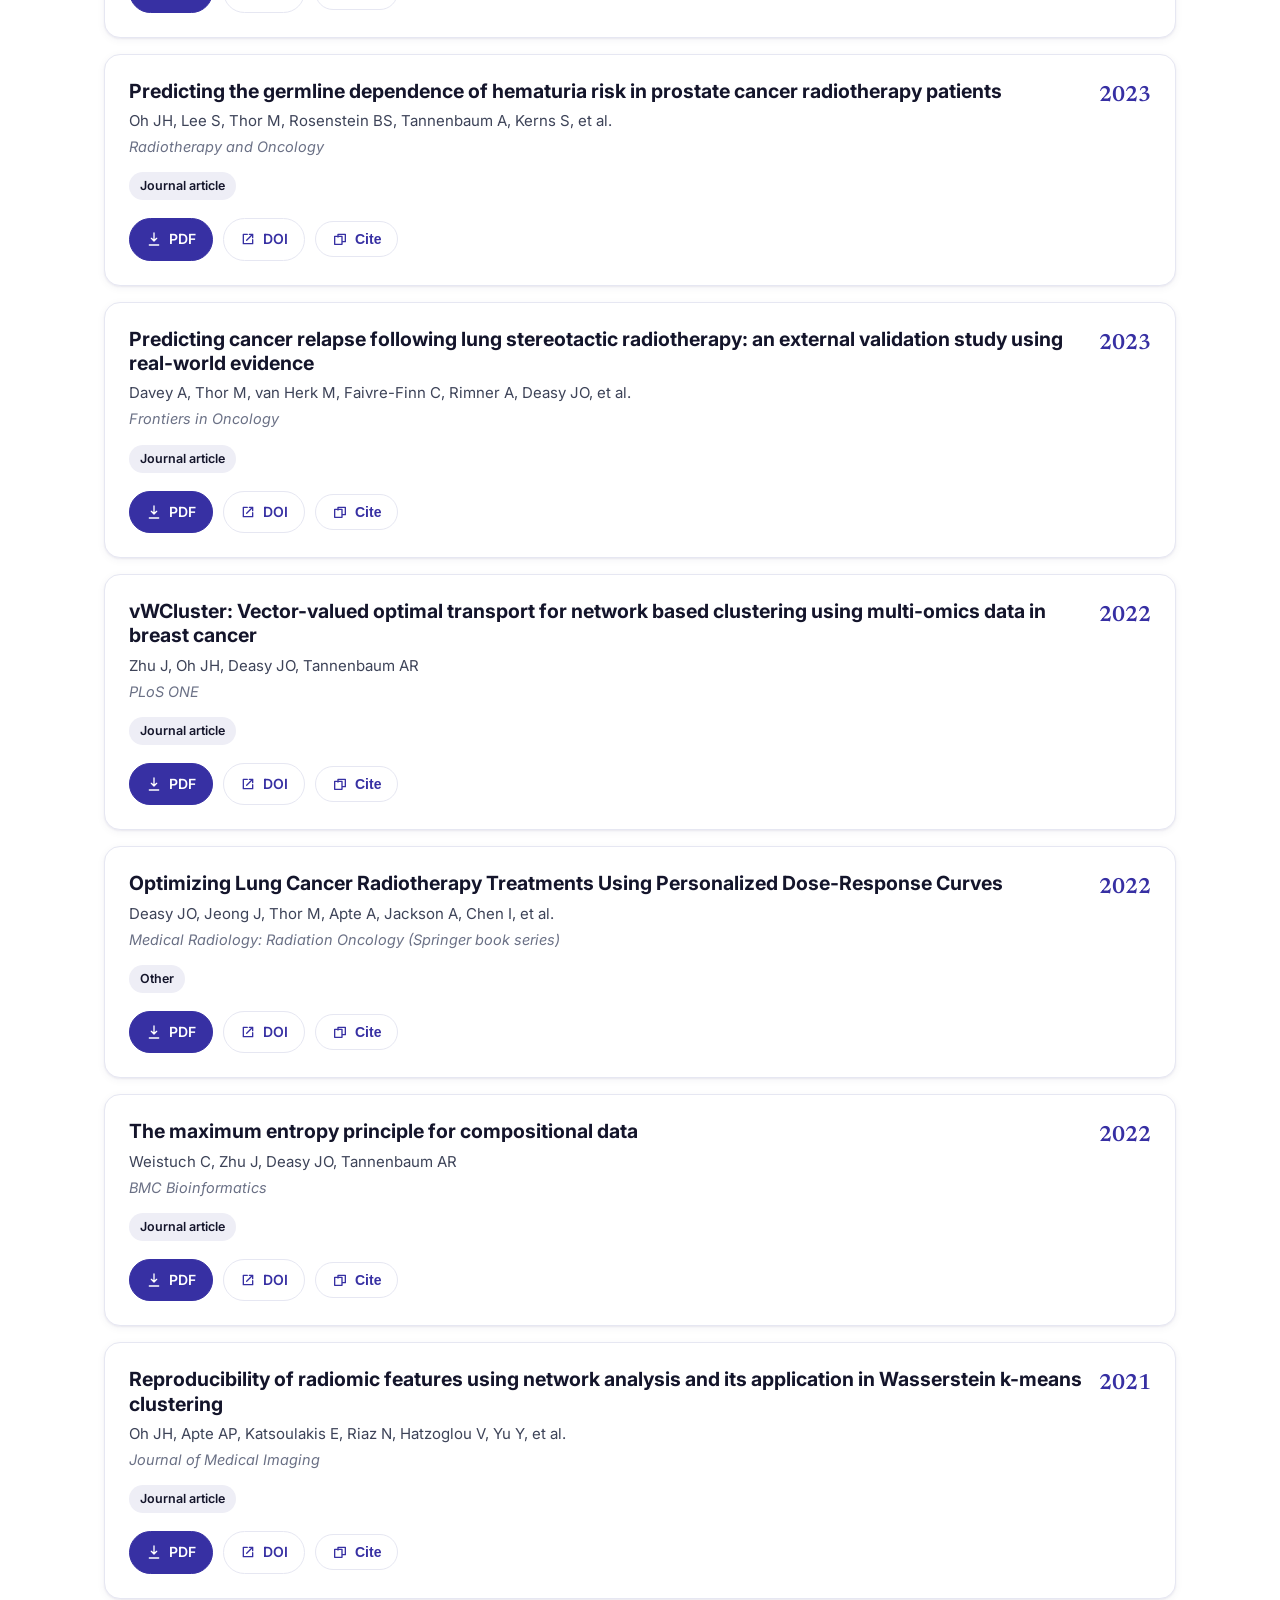
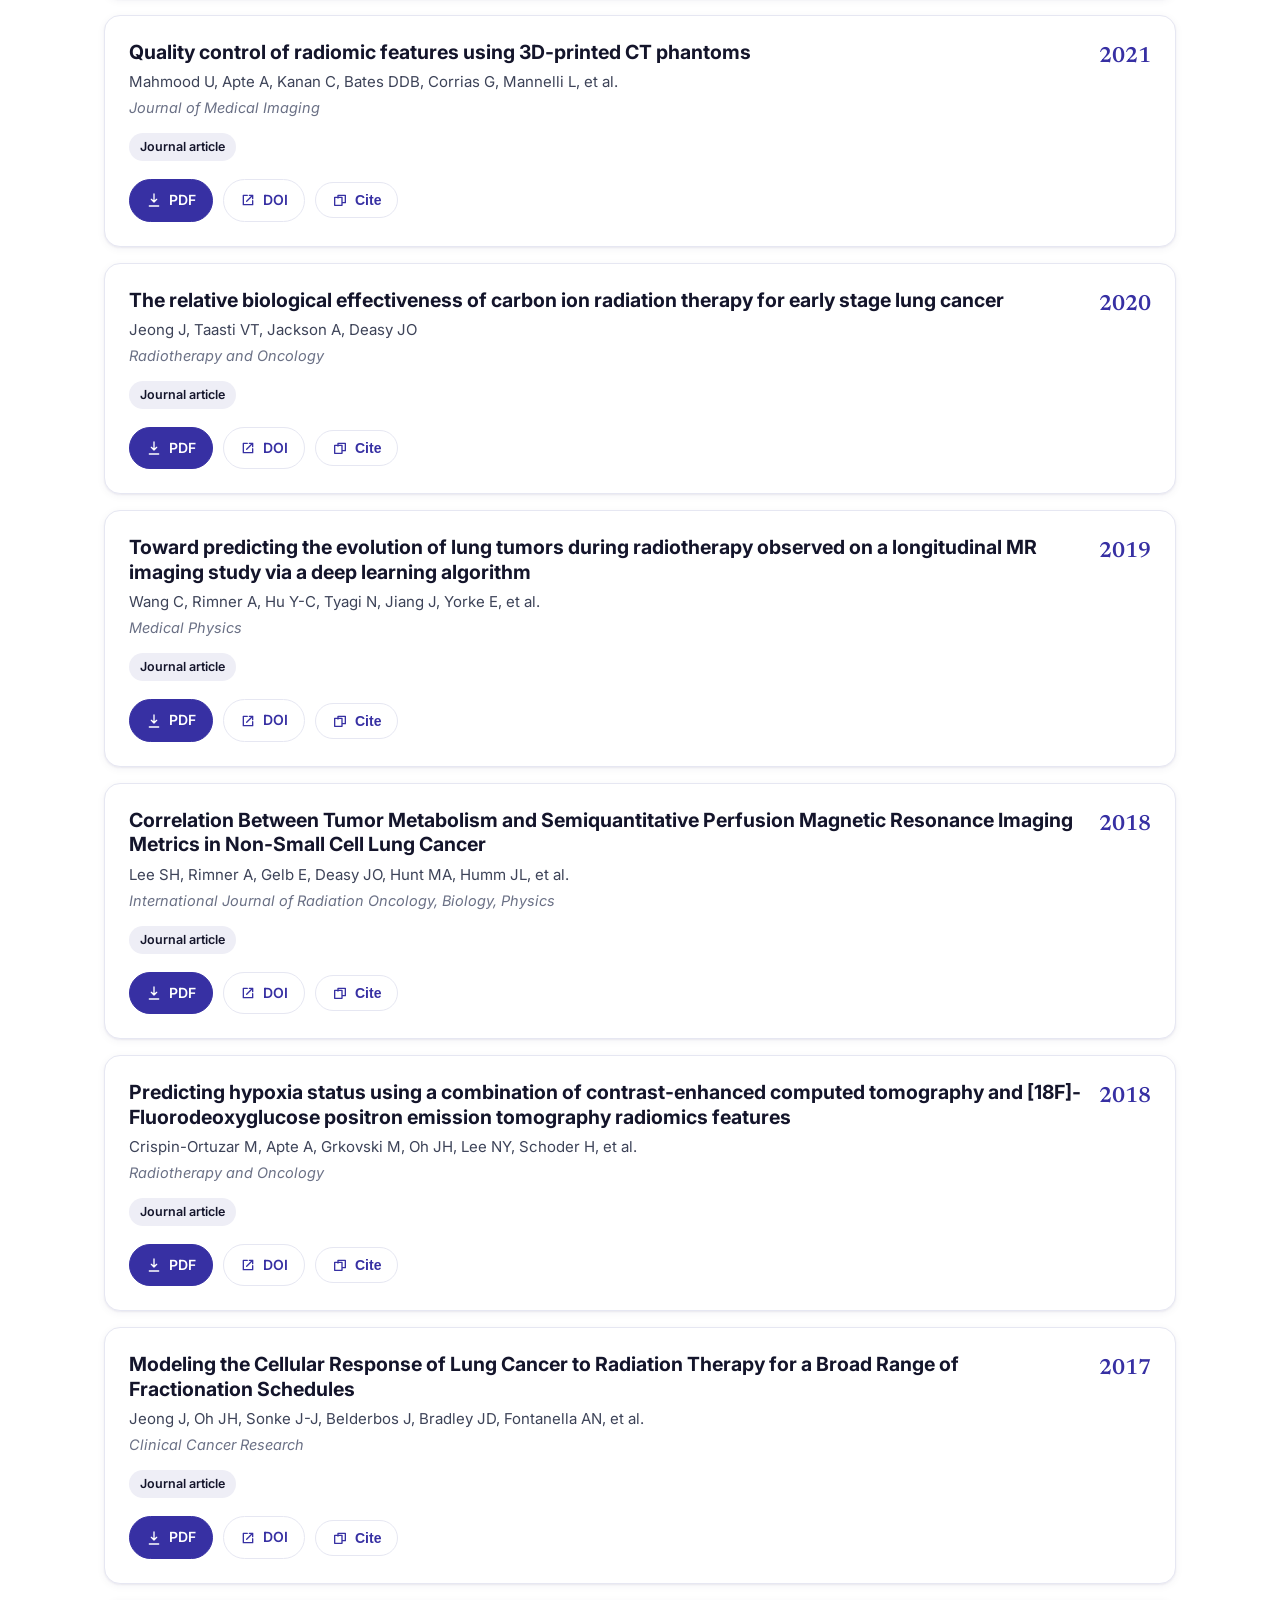
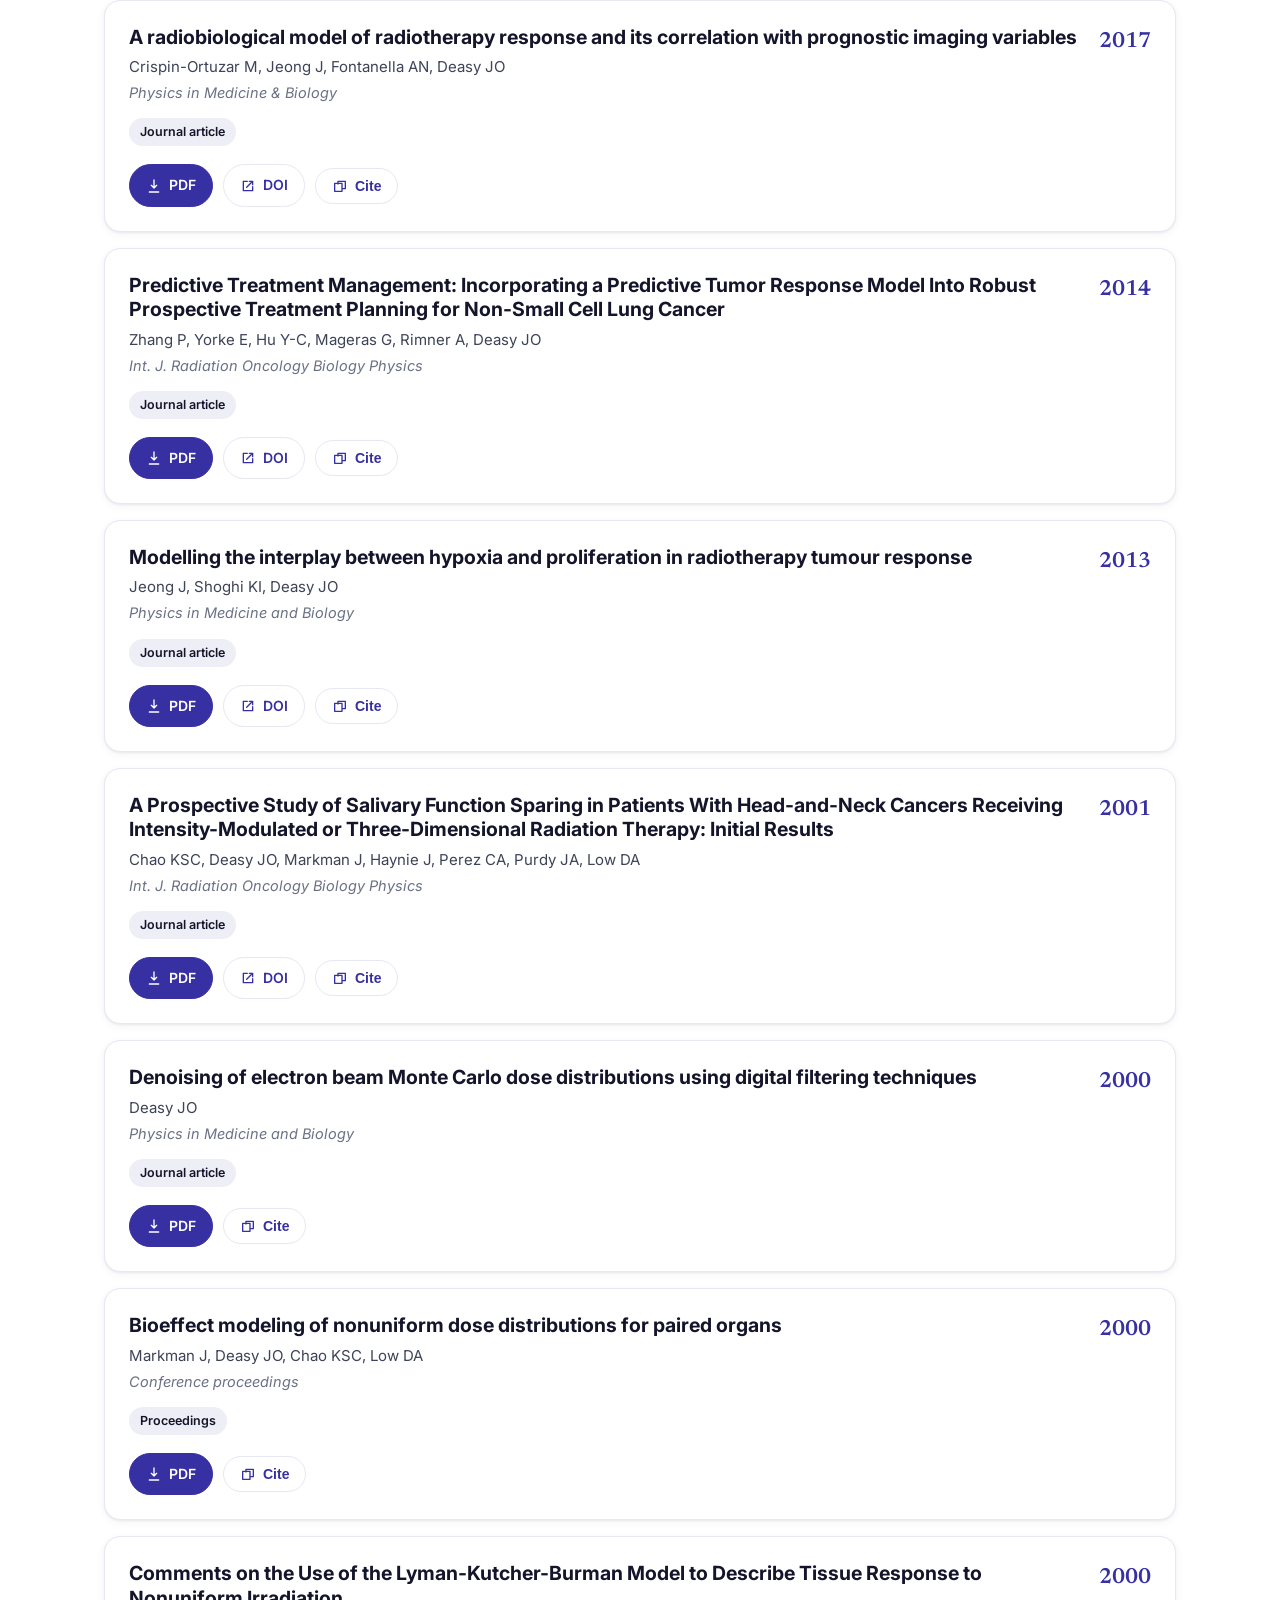
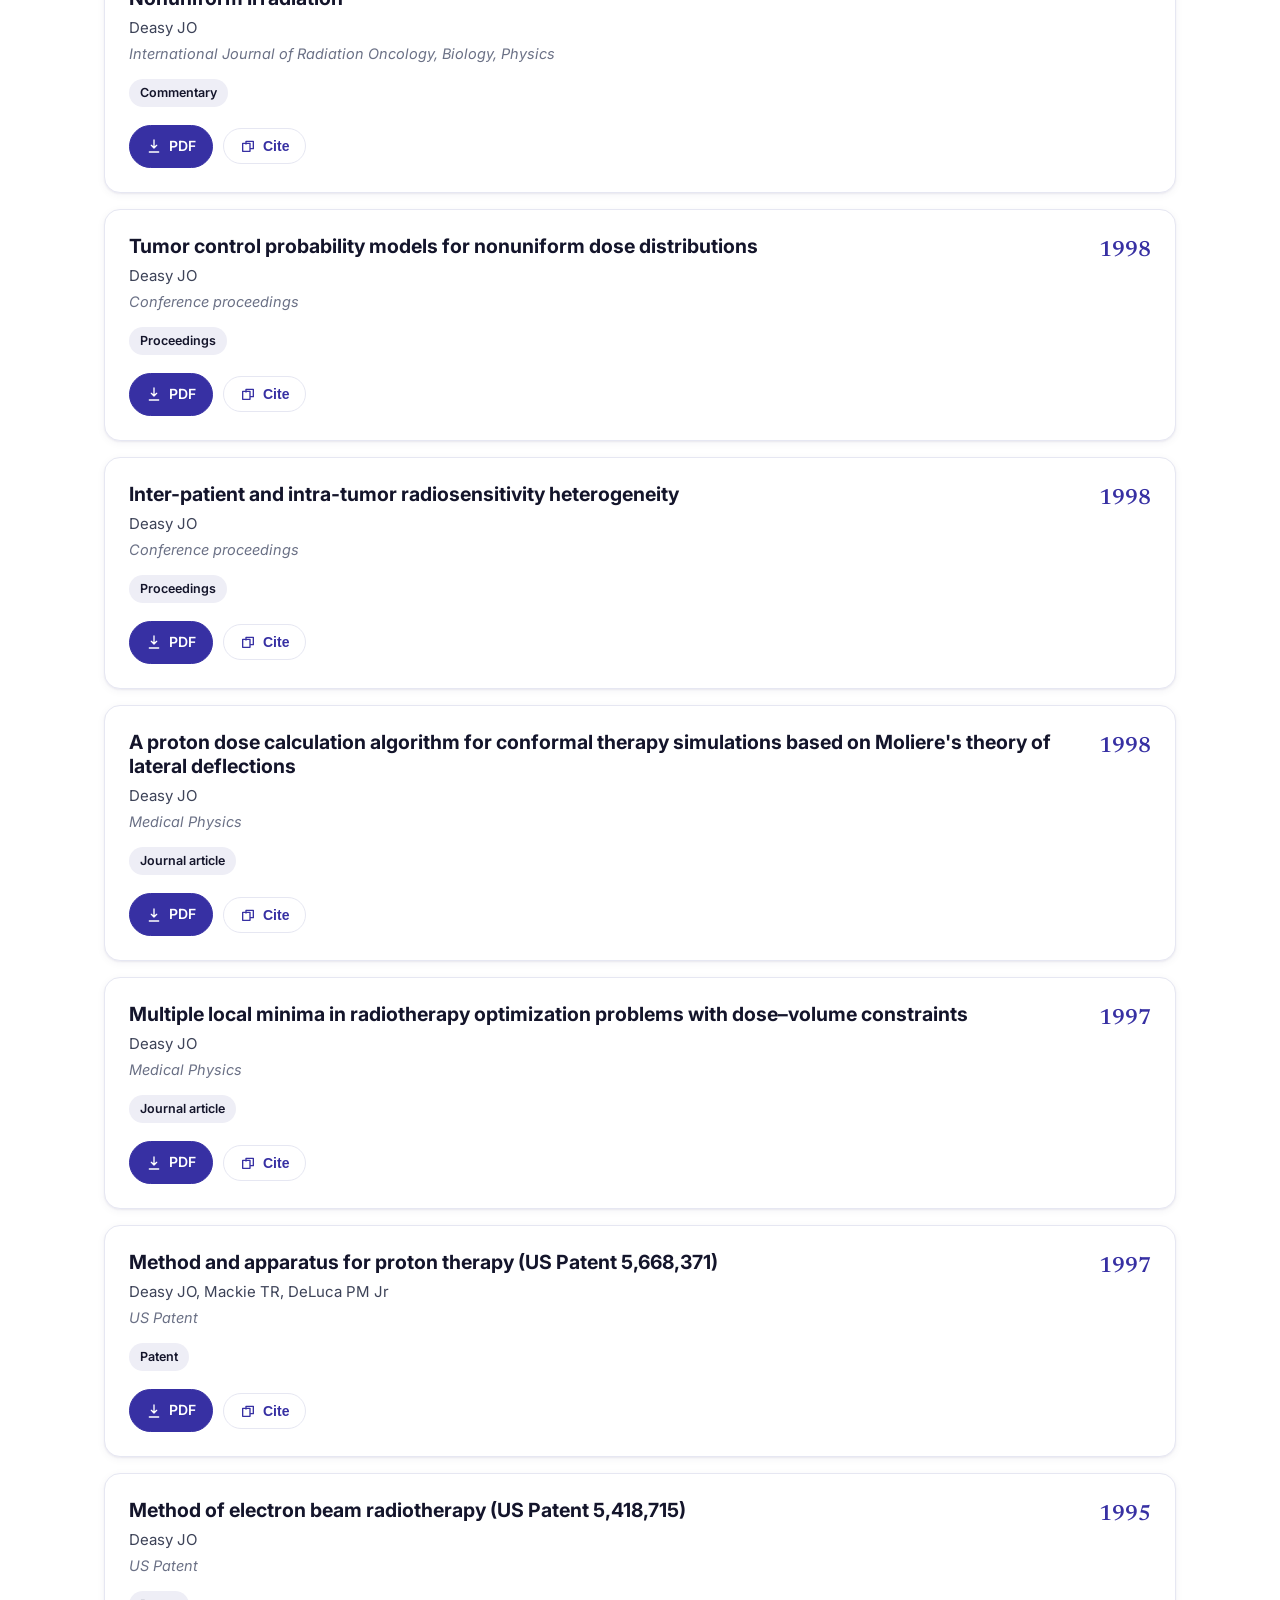
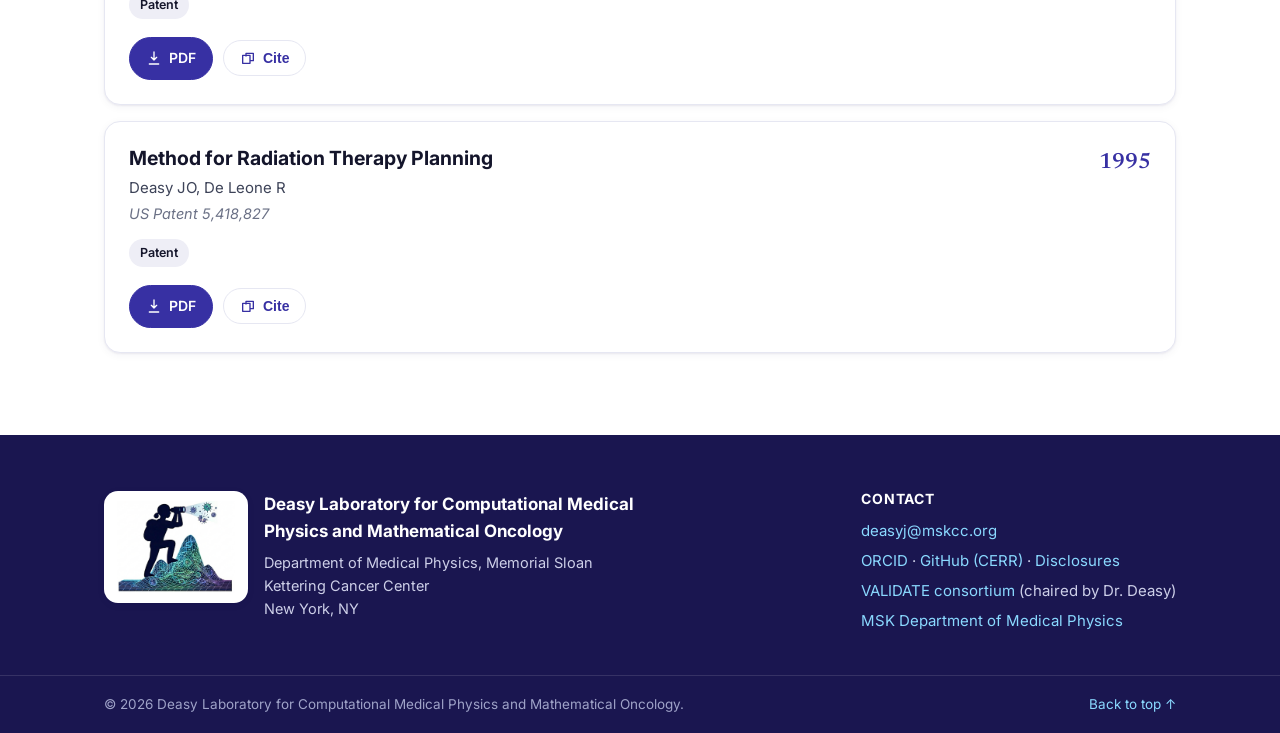
<file: publications.html>
<!DOCTYPE html>
<html lang="en">
<head>
  <meta charset="UTF-8" />
  <meta name="viewport" content="width=device-width, initial-scale=1.0" />
  <title>Publications — Deasy Laboratory for Computational Medical Physics and Mathematical Oncology</title>
  <meta name="description" content="Searchable library of publications from the Deasy Laboratory for Computational Medical Physics and Mathematical Oncology, each with a plain-language summary and a link." />
  <link rel="icon" type="image/png" href="assets/img/favicon.png" />
  <link rel="preconnect" href="https://fonts.googleapis.com" />
  <link rel="preconnect" href="https://fonts.gstatic.com" crossorigin />
  <link href="https://fonts.googleapis.com/css2?family=Inter:wght@400;500;600;700;800&family=Newsreader:ital,opsz@0,6..72;1,6..72&display=swap" rel="stylesheet" />
  <link rel="stylesheet" href="assets/css/styles.css" />
</head>
<body>

  <header class="nav" id="top">
    <div class="container nav__inner">
      <a class="brand" href="index.html" aria-label="Deasy Laboratory for Computational Medical Physics and Mathematical Oncology — home">
        <img class="brand__logo" src="assets/img/logo-mark.png" alt="" aria-hidden="true" />
        <span class="brand__text"><strong>Deasy Lab</strong><small>Computational Medical Physics<br />and Mathematical Oncology</small></span>
      </a>
      <nav class="nav__links" aria-label="Primary">
        <a href="index.html">Home</a>
        <a href="research.html">Research</a>
        <a href="team.html">Team</a>
        <a href="publications.html">Publications</a>
        <a href="lab-news.html">Lab News</a>
      <a href="mentee-news.html">Mentee News</a>
        <a href="join.html" class="nav__cta">Join / Contact</a>
      </nav>
      <button class="nav__toggle" aria-label="Open menu" aria-expanded="false" aria-controls="mobileMenu"><span></span><span></span><span></span></button>
    </div>
    <div class="nav__mobile" id="mobileMenu" hidden>
      <a href="index.html">Home</a>
      <a href="research.html">Research</a>
      <a href="team.html">Team</a>
      <a href="publications.html">Publications</a>
      <a href="lab-news.html">Lab News</a>
      <a href="mentee-news.html">Mentee News</a>
      <a href="join.html">Join / Contact</a>
    </div>
  </header>

  <main>
    <section class="pagehero">
      <div class="hero__bg" aria-hidden="true"></div>
      <div class="container pagehero__inner">
        <p class="eyebrow">Publications</p>
        <h1>Publications</h1>
        <p>The lab's publications, newest first. Click any title to open the PDF. Search by
           title, author, year, or type.</p>
      </div>
    </section>

    <section class="section" id="publications">
      <div class="container">
        <!-- Search + controls -->
        <div class="pub-controls">
          <div class="search">
            <svg class="search__icon" viewBox="0 0 24 24" aria-hidden="true"><path d="M21 21l-4.3-4.3M11 19a8 8 0 1 1 0-16 8 8 0 0 1 0 16Z" fill="none" stroke="currentColor" stroke-width="2" stroke-linecap="round"/></svg>
            <input id="pubSearch" type="search" placeholder="Search papers — try a topic, author, or keyword…" autocomplete="off" aria-label="Search publications" />
            <button id="pubClear" class="search__clear" aria-label="Clear search" hidden>&times;</button>
          </div>
          <div class="pub-controls__row">
            <label class="select"><span>Type</span><select id="filterType"><option value="">All</option></select></label>
            <label class="select"><span>Year</span><select id="filterYear"><option value="">All</option></select></label>
            <label class="select"><span>Sort</span>
              <select id="sortBy">
                <option value="year-desc">Newest first</option>
                <option value="year-asc">Oldest first</option>
                <option value="title-asc">Title A–Z</option>
              </select>
            </label>
          </div>
        </div>

        <div id="topicChips" class="chips" aria-label="Filter by topic"></div>

        <div class="pub-meta">
          <span id="pubCount" aria-live="polite">Loading publications…</span>
          <button id="resetFilters" class="linkbtn" hidden>Reset filters</button>
        </div>

        <div id="pubList" class="pub-list"></div>
        <div id="pubEmpty" class="pub-empty" hidden>
          <p>No papers match your search.</p>
          <button class="btn btn--ghost" id="emptyReset">Clear filters</button>
        </div>
      </div>
    </section>

  </main>

  <footer class="footer" id="contact">
    <div class="container footer__inner">
      <div class="footer__brand">
        <span class="footer__logo"><img src="assets/img/logo.png" alt="Deasy Laboratory for Computational Medical Physics and Mathematical Oncology" /></span>
        <div><strong>Deasy Laboratory for Computational Medical Physics and Mathematical Oncology</strong>
          <p>Department of Medical Physics, Memorial Sloan Kettering Cancer Center<br />New York, NY</p></div>
      </div>
      <div class="footer__links">
        <h4>Contact</h4>
        <p><a href="mailto:deasyj@mskcc.org">deasyj@mskcc.org</a></p>
        <p><a href="https://orcid.org/0000-0002-9437-266X" target="_blank" rel="noopener">ORCID</a> · <a href="https://github.com/cerr/CERR" target="_blank" rel="noopener">GitHub (CERR)</a> · <a href="disclosures.html">Disclosures</a></p>
        <p><a href="https://validate4rt.org/" target="_blank" rel="noopener">VALIDATE consortium</a> (chaired by Dr. Deasy)</p>
        <p><a href="https://www.mskcc.org/departments/medical-physics" target="_blank" rel="noopener">MSK Department of Medical Physics</a></p>
      </div>
    </div>
    <div class="footer__bar">
      <div class="container"><span>© <span id="year"></span> Deasy Laboratory for Computational Medical Physics and Mathematical Oncology.</span><a href="#top">Back to top ↑</a></div>
    </div>
  </footer>

  <!-- data/papers.js provides window.PAPERS_DATA so this page also works when opened
       directly from disk (file://). data/papers.json remains the canonical source used
       when served over HTTP. Keep them in sync (npm-free: see README). -->
  <script src="data/papers.js" defer></script>
  <script src="assets/js/publications.js" defer></script>
  <script src="assets/js/main.js" defer></script>
</body>
</html>
</file>
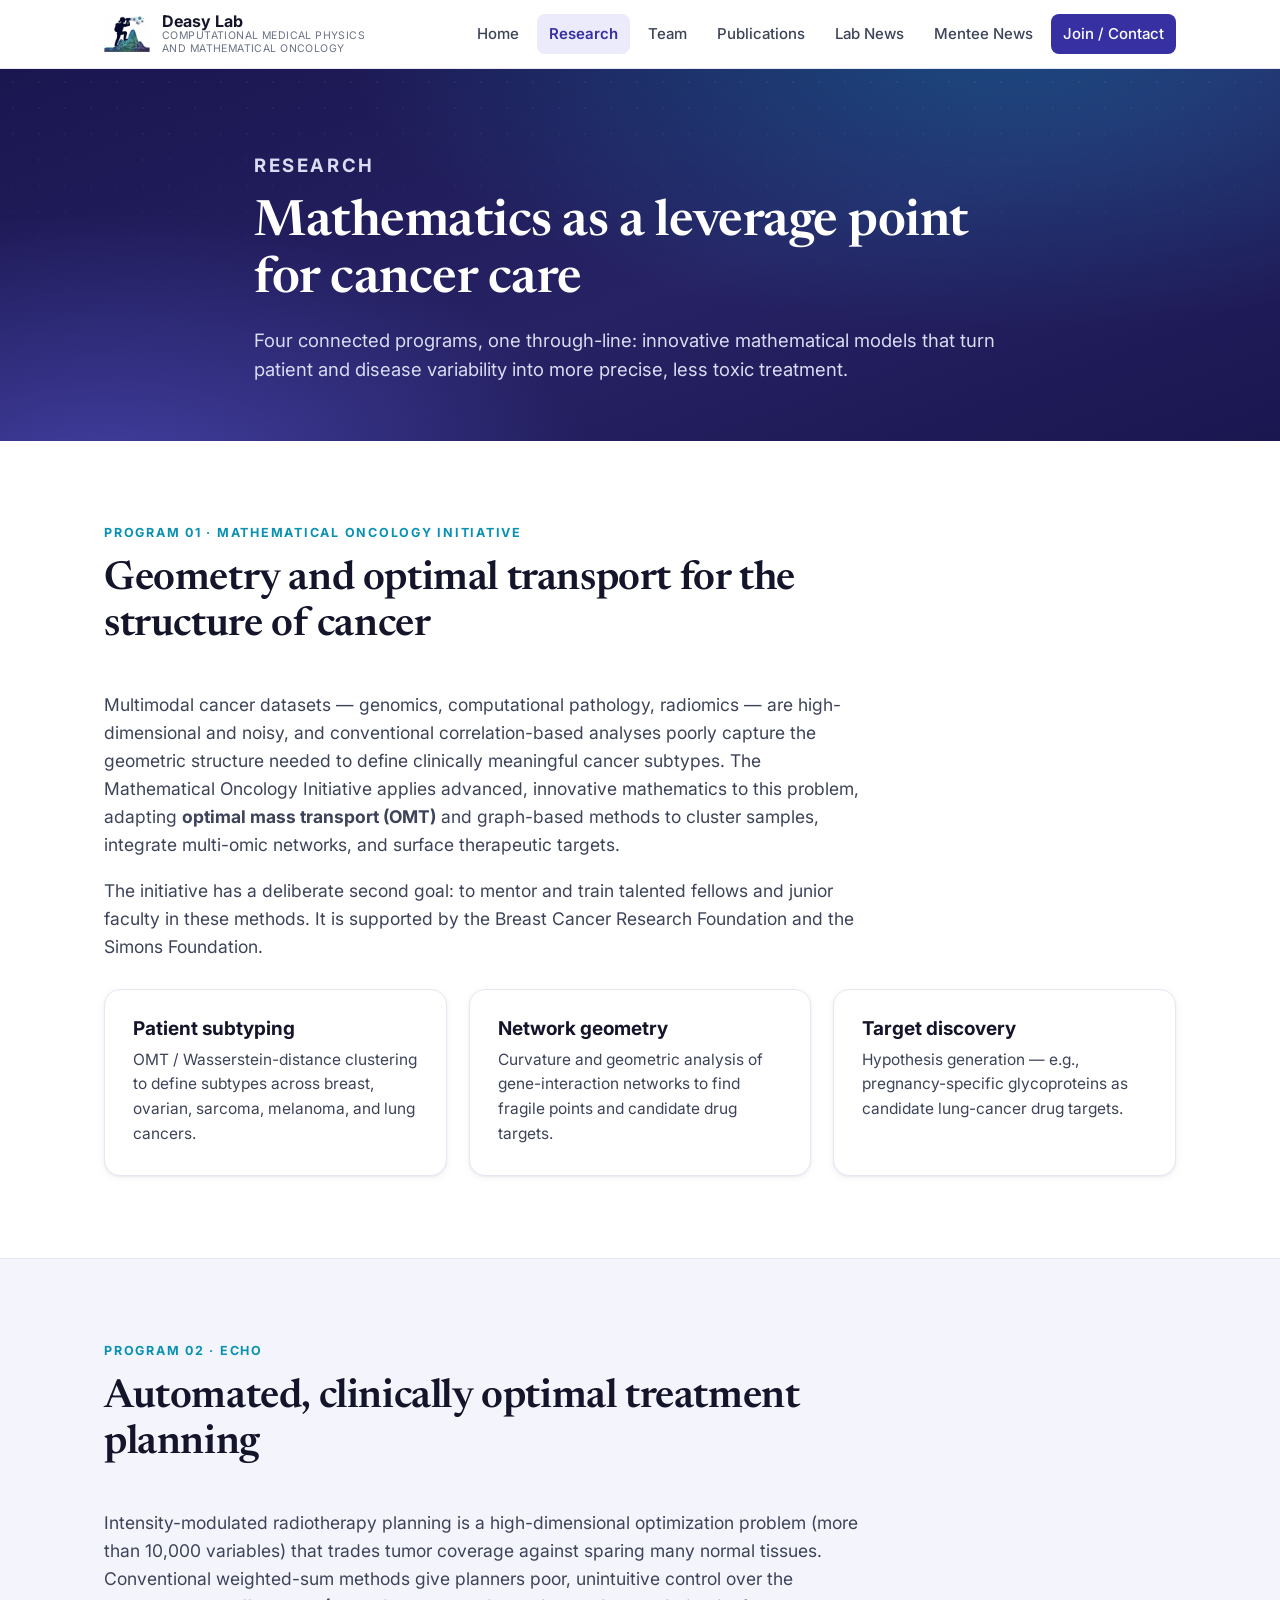
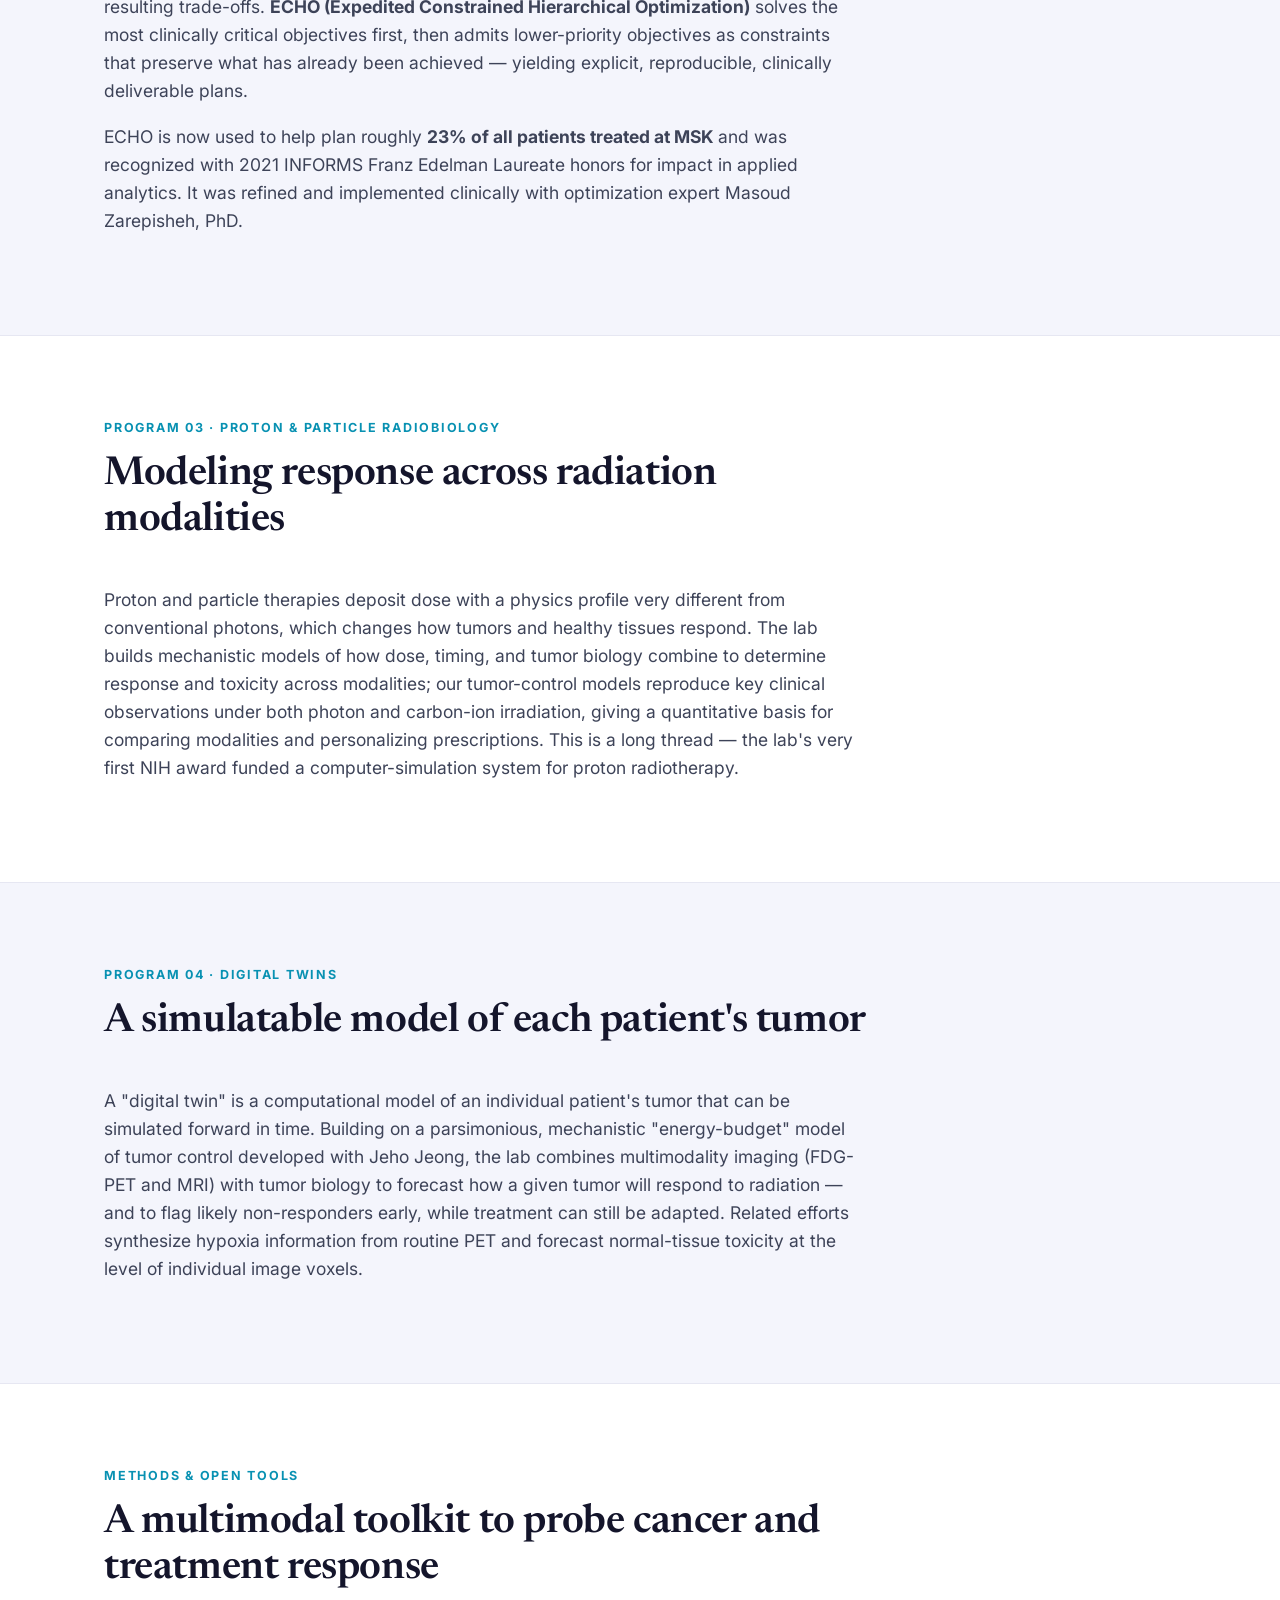
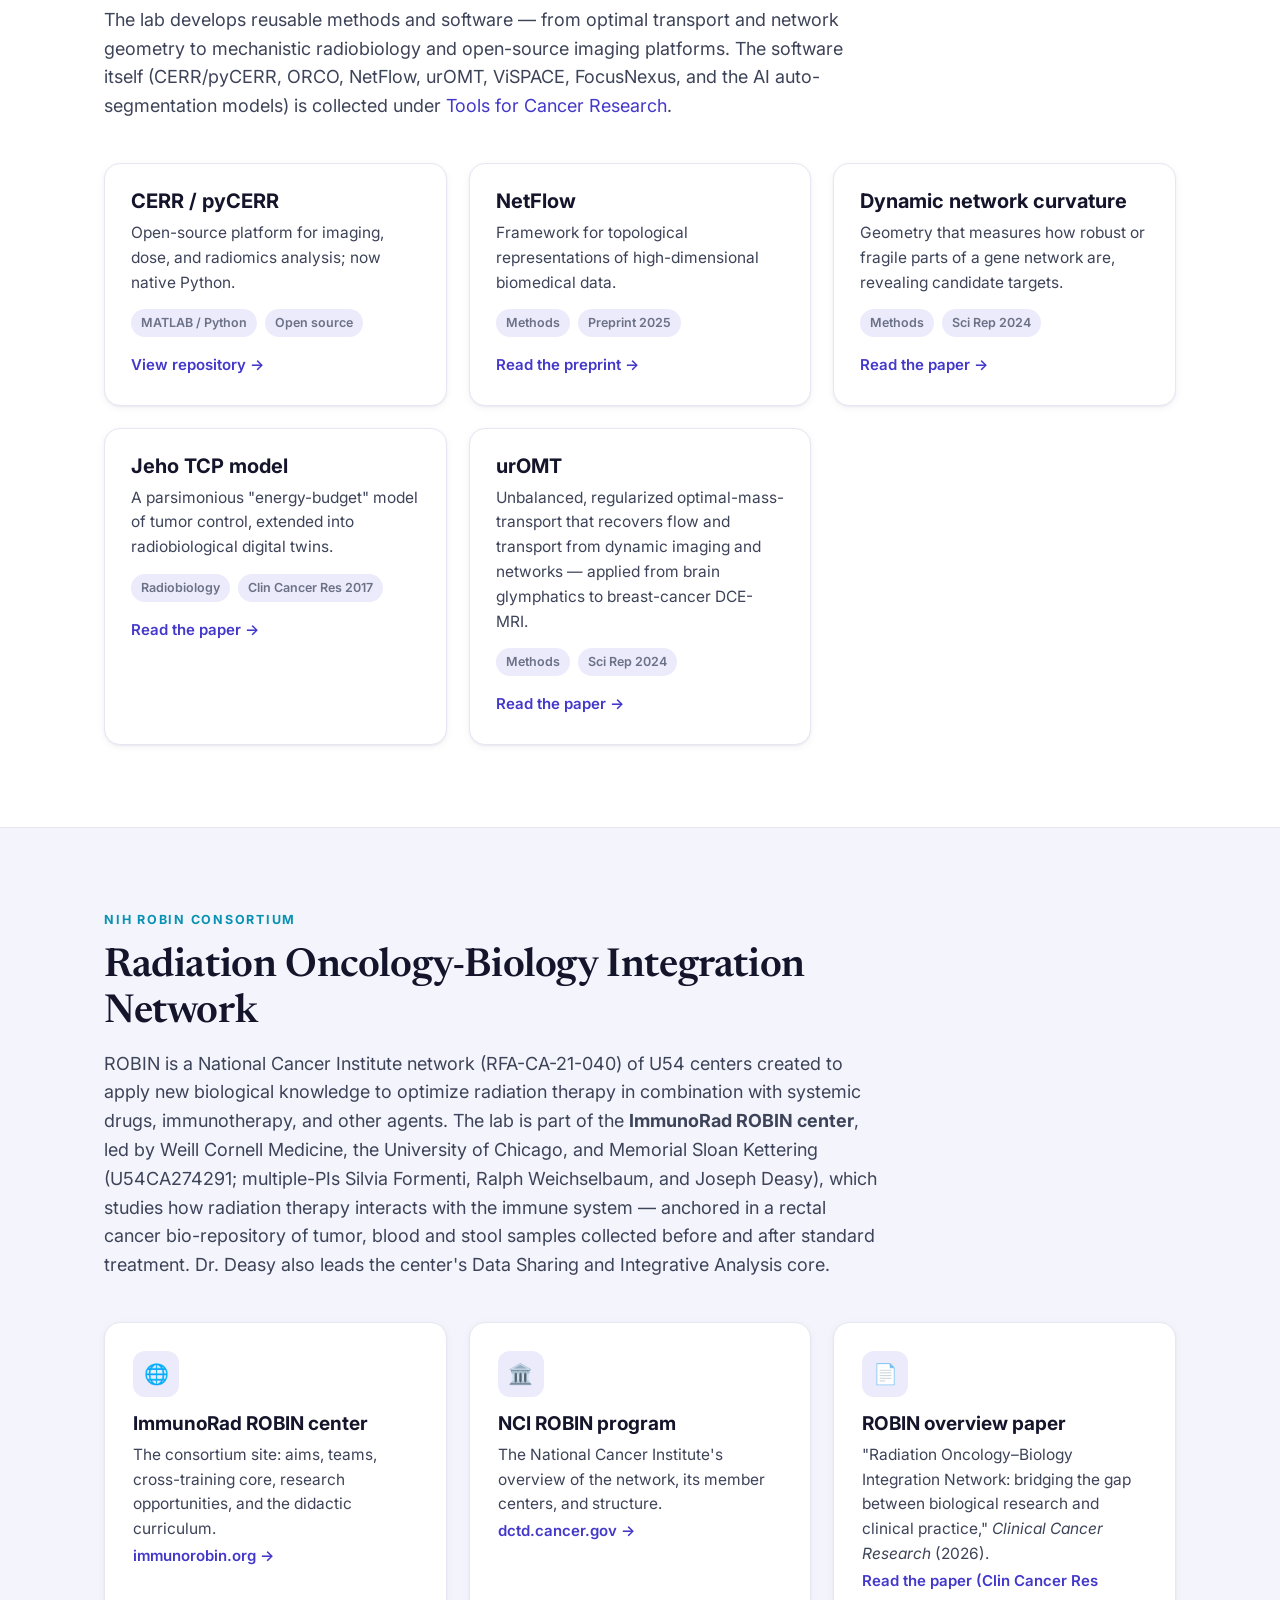
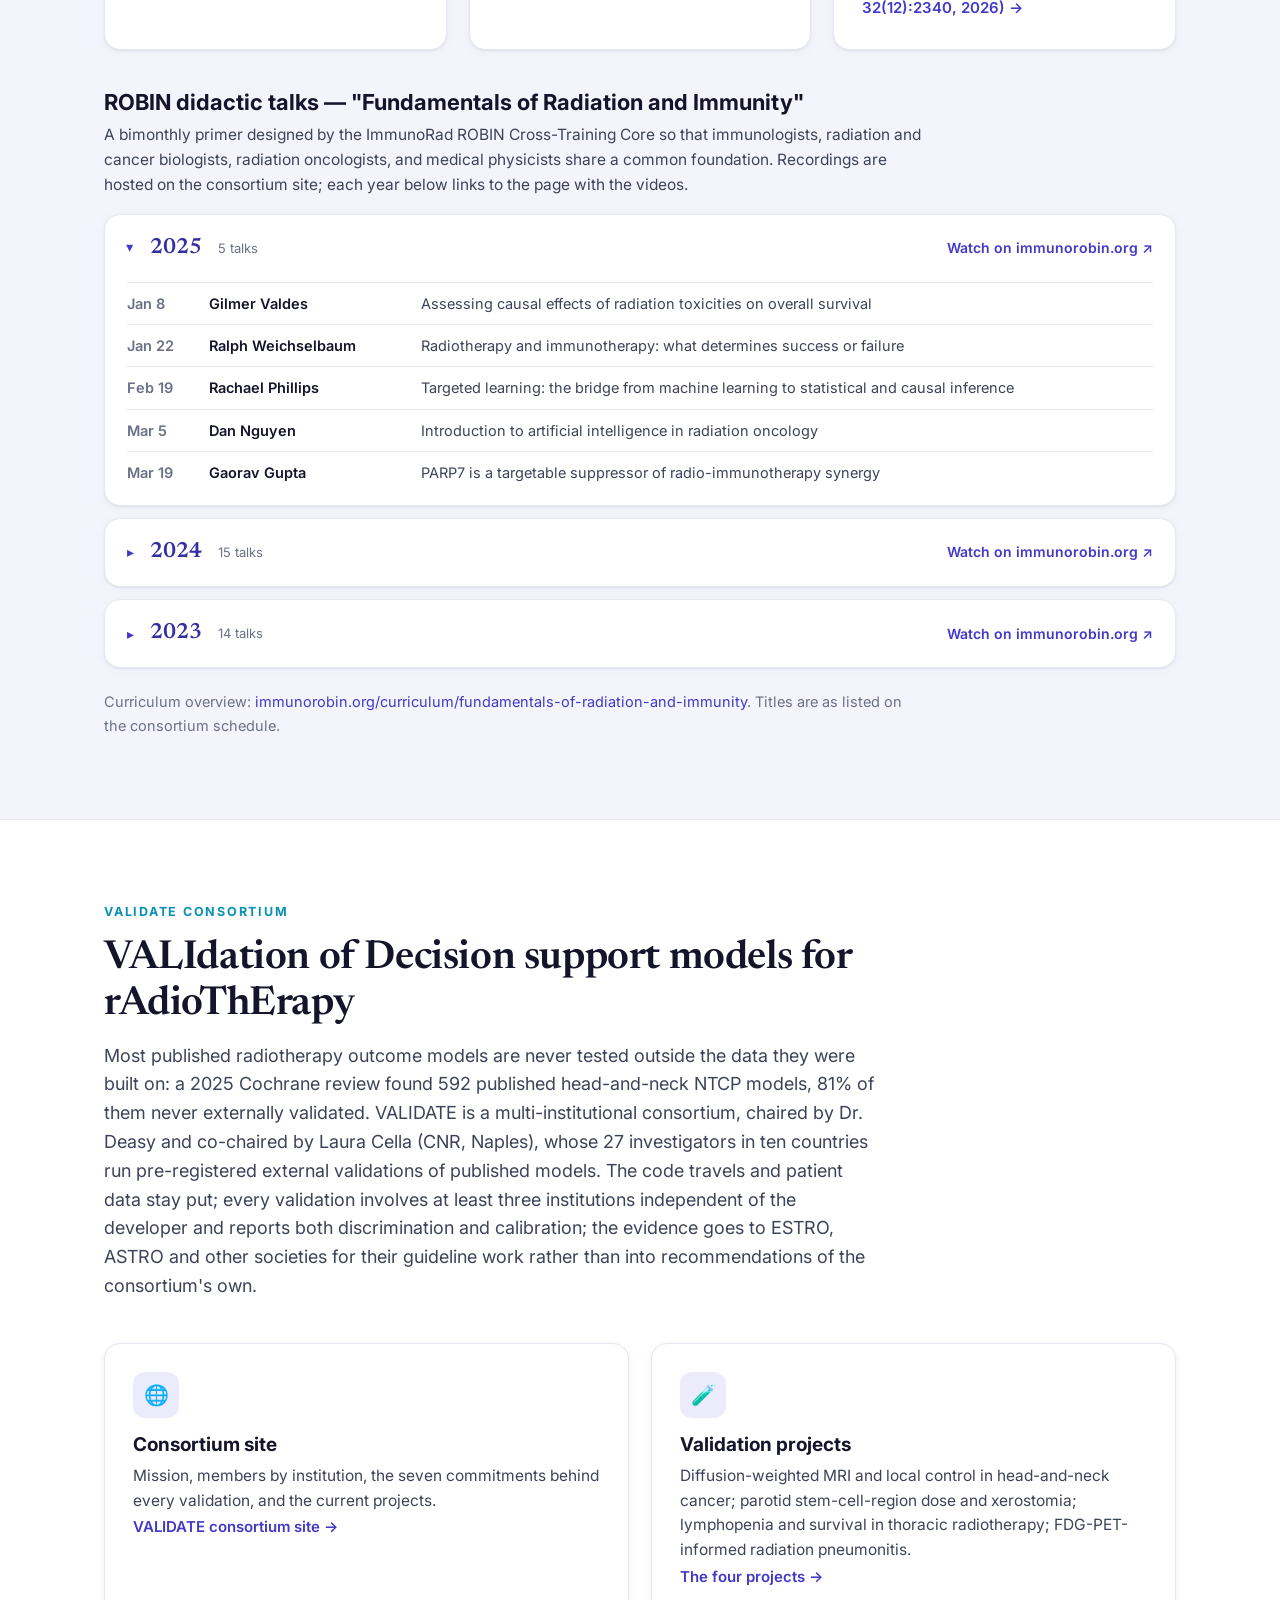
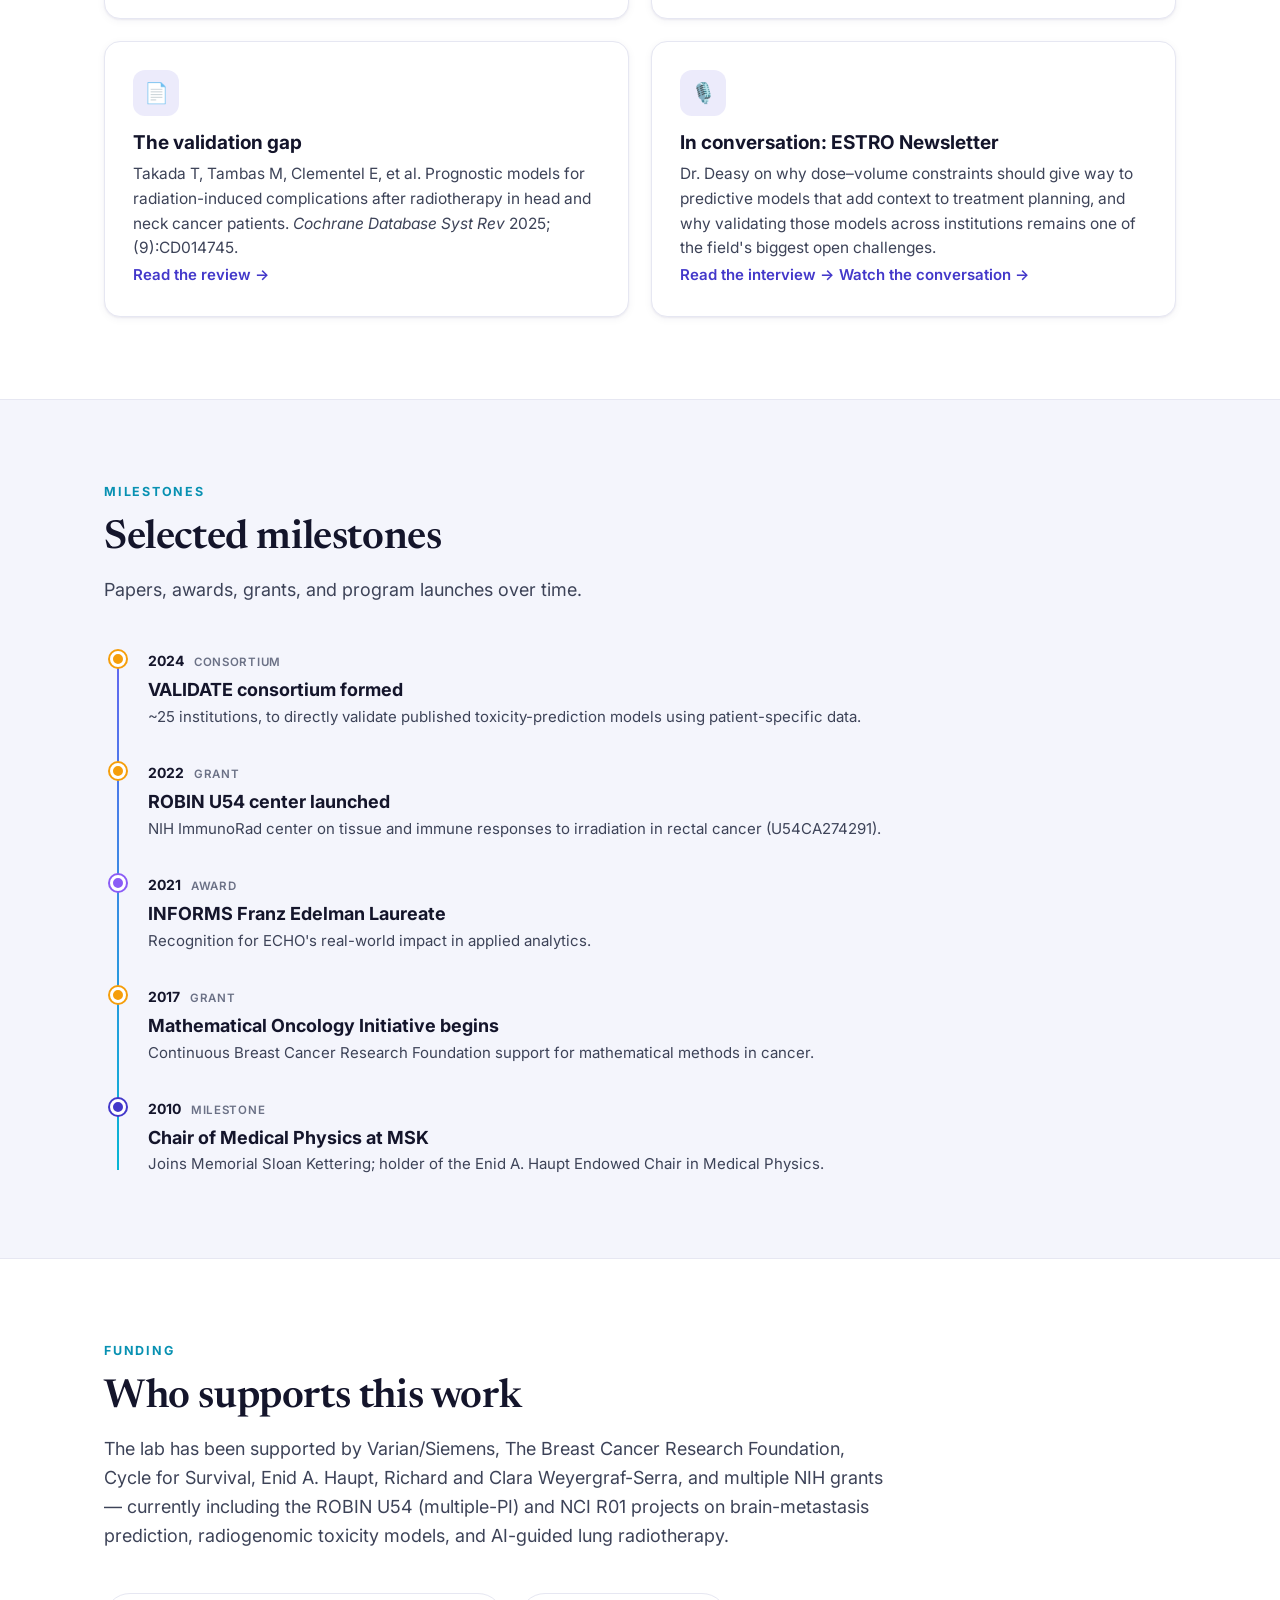
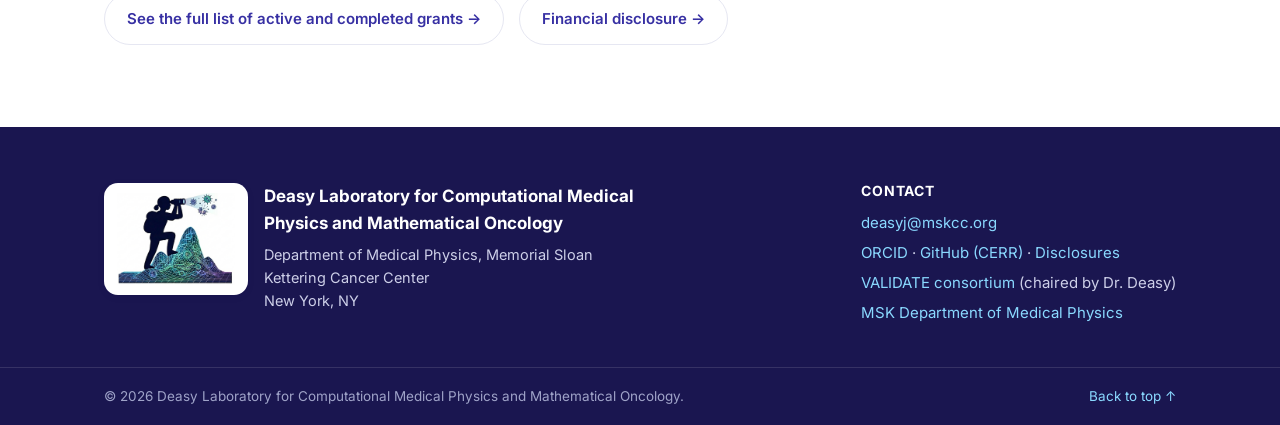
<file: research.html>
<!DOCTYPE html>
<html lang="en">
<head>
  <meta charset="UTF-8" />
  <meta name="viewport" content="width=device-width, initial-scale=1.0" />
  <title>Research — Deasy Laboratory for Computational Medical Physics and Mathematical Oncology</title>
  <meta name="description" content="Research programs of the Deasy Lab: the Mathematical Oncology Initiative, ECHO treatment-planning optimization, proton and particle radiobiology, and radiobiological digital twins." />
  <link rel="icon" type="image/png" href="assets/img/favicon.png" />
  <link rel="preconnect" href="https://fonts.googleapis.com" />
  <link rel="preconnect" href="https://fonts.gstatic.com" crossorigin />
  <link href="https://fonts.googleapis.com/css2?family=Inter:wght@400;500;600;700;800&family=Newsreader:ital,opsz@0,6..72;1,6..72&display=swap" rel="stylesheet" />
  <link rel="stylesheet" href="assets/css/styles.css" />
</head>
<body>

  <header class="nav" id="top">
    <div class="container nav__inner">
      <a class="brand" href="index.html" aria-label="Deasy Laboratory for Computational Medical Physics and Mathematical Oncology — home">
        <img class="brand__logo" src="assets/img/logo-mark.png" alt="" aria-hidden="true" />
        <span class="brand__text"><strong>Deasy Lab</strong><small>Computational Medical Physics<br />and Mathematical Oncology</small></span>
      </a>
      <nav class="nav__links" aria-label="Primary">
        <a href="index.html">Home</a>
        <a href="research.html">Research</a>
        <a href="team.html">Team</a>
        <a href="publications.html">Publications</a>
        <a href="lab-news.html">Lab News</a>
      <a href="mentee-news.html">Mentee News</a>
        <a href="join.html" class="nav__cta">Join / Contact</a>
      </nav>
      <button class="nav__toggle" aria-label="Open menu" aria-expanded="false" aria-controls="mobileMenu"><span></span><span></span><span></span></button>
    </div>
    <div class="nav__mobile" id="mobileMenu" hidden>
      <a href="index.html">Home</a>
      <a href="research.html">Research</a>
      <a href="team.html">Team</a>
      <a href="publications.html">Publications</a>
      <a href="lab-news.html">Lab News</a>
      <a href="mentee-news.html">Mentee News</a>
      <a href="join.html">Join / Contact</a>
    </div>
  </header>

  <main>
    <section class="pagehero">
      <div class="hero__bg" aria-hidden="true"></div>
      <div class="container pagehero__inner">
        <p class="eyebrow">Research</p>
        <h1>Mathematics as a leverage point for cancer care</h1>
        <p>Four connected programs, one through-line: innovative mathematical models that turn
           patient and disease variability into more precise, less toxic treatment.</p>
      </div>
    </section>

    <!-- PROGRAM 1 -->
    <section class="section" id="math-oncology">
      <div class="container">
        <div class="section__head">
          <p class="eyebrow">Program 01 · Mathematical Oncology Initiative</p>
          <h2>Geometry and optimal transport for the structure of cancer</h2>
        </div>
        <div class="prose">
          <p>
            Multimodal cancer datasets — genomics, computational pathology, radiomics — are
            high-dimensional and noisy, and conventional correlation-based analyses poorly
            capture the geometric structure needed to define clinically meaningful cancer
            subtypes. The Mathematical Oncology Initiative applies advanced, innovative
            mathematics to this problem, adapting <strong>optimal mass transport (OMT)</strong>
            and graph-based methods to cluster samples, integrate multi-omic networks, and surface
            therapeutic targets.
          </p>
          <p>
            The initiative has a deliberate second goal: to mentor and train talented fellows and
            junior faculty in these methods. It is supported by the Breast Cancer Research
            Foundation and the Simons Foundation.
          </p>
        </div>
        <div class="cards cards--3" style="margin-top:28px">
          <article class="card"><h3>Patient subtyping</h3><p>OMT / Wasserstein-distance clustering to define subtypes across breast, ovarian, sarcoma, melanoma, and lung cancers.</p></article>
          <article class="card"><h3>Network geometry</h3><p>Curvature and geometric analysis of gene-interaction networks to find fragile points and candidate drug targets.</p></article>
          <article class="card"><h3>Target discovery</h3><p>Hypothesis generation — e.g., pregnancy-specific glycoproteins as candidate lung-cancer drug targets.</p></article>
        </div>
      </div>
    </section>

    <!-- PROGRAM 2 -->
    <section class="section section--tint" id="echo">
      <div class="container">
        <div class="section__head">
          <p class="eyebrow">Program 02 · ECHO</p>
          <h2>Automated, clinically optimal treatment planning</h2>
        </div>
        <div class="prose">
          <p>
            Intensity-modulated radiotherapy planning is a high-dimensional optimization problem
            (more than 10,000 variables) that trades tumor coverage against sparing many normal
            tissues. Conventional weighted-sum methods give planners poor, unintuitive control
            over the resulting trade-offs. <strong>ECHO (Expedited Constrained Hierarchical
            Optimization)</strong> solves the most clinically critical objectives first, then
            admits lower-priority objectives as constraints that preserve what has already been
            achieved — yielding explicit, reproducible, clinically deliverable plans.
          </p>
          <p>
            ECHO is now used to help plan roughly <strong>23% of all patients treated at MSK</strong>
            and was recognized with 2021 INFORMS Franz Edelman Laureate honors for impact in
            applied analytics. It was refined and implemented clinically with optimization expert
            Masoud Zarepisheh, PhD.
          </p>
        </div>
      </div>
    </section>

    <!-- PROGRAM 3 -->
    <section class="section" id="proton">
      <div class="container">
        <div class="section__head">
          <p class="eyebrow">Program 03 · Proton &amp; particle radiobiology</p>
          <h2>Modeling response across radiation modalities</h2>
        </div>
        <div class="prose">
          <p>
            Proton and particle therapies deposit dose with a physics profile very different from
            conventional photons, which changes how tumors and healthy tissues respond. The lab
            builds mechanistic models of how dose, timing, and tumor biology combine to determine
            response and toxicity across modalities; our tumor-control models reproduce key
            clinical observations under both photon and carbon-ion irradiation, giving a
            quantitative basis for comparing modalities and personalizing prescriptions. This is a
            long thread — the lab's very first NIH award funded a computer-simulation system for
            proton radiotherapy.
          </p>
        </div>
      </div>
    </section>

    <!-- PROGRAM 4 -->
    <section class="section section--tint" id="digital-twins">
      <div class="container">
        <div class="section__head">
          <p class="eyebrow">Program 04 · Digital twins</p>
          <h2>A simulatable model of each patient's tumor</h2>
        </div>
        <div class="prose">
          <p>
            A "digital twin" is a computational model of an individual patient's tumor that can be
            simulated forward in time. Building on a parsimonious, mechanistic "energy-budget"
            model of tumor control developed with Jeho Jeong, the lab combines multimodality
            imaging (FDG-PET and MRI) with tumor biology to forecast how a given tumor will respond
            to radiation — and to flag likely non-responders early, while treatment can still be
            adapted. Related efforts synthesize hypoxia information from routine PET and forecast
            normal-tissue toxicity at the level of individual image voxels.
          </p>
        </div>
      </div>
    </section>

    <!-- TOOLS / METHODS -->
    <section class="section" id="tools">
      <div class="container">
        <div class="section__head">
          <p class="eyebrow">Methods &amp; open tools</p>
          <h2>A multimodal toolkit to probe cancer and treatment response</h2>
          <p class="section__lead">The lab develops reusable methods and software — from optimal transport and network geometry to mechanistic radiobiology and open-source imaging platforms. The software itself (CERR/pyCERR, ORCO, NetFlow, urOMT, ViSPACE, FocusNexus, and the AI auto-segmentation models) is collected under <a href="index.html#tools">Tools for Cancer Research</a>.</p>
        </div>
        <div class="cards cards--3">
          <article class="tool">
            <h3>CERR / pyCERR</h3>
            <p>Open-source platform for imaging, dose, and radiomics analysis; now native Python.</p>
            <div class="tool__meta"><span>MATLAB / Python</span><span>Open source</span></div>
            <a class="linkout" href="https://github.com/cerr/CERR" target="_blank" rel="noopener">View repository →</a>
          </article>
          <article class="tool">
            <h3>NetFlow</h3>
            <p>Framework for topological representations of high-dimensional biomedical data.</p>
            <div class="tool__meta"><span>Methods</span><span>Preprint 2025</span></div>
            <a class="linkout" href="https://doi.org/10.1101/2025.10.24.683878" target="_blank" rel="noopener">Read the preprint →</a>
          </article>
          <article class="tool">
            <h3>Dynamic network curvature</h3>
            <p>Geometry that measures how robust or fragile parts of a gene network are, revealing candidate targets.</p>
            <div class="tool__meta"><span>Methods</span><span>Sci Rep 2024</span></div>
            <a class="linkout" href="https://doi.org/10.1038/s41598-023-49930-4" target="_blank" rel="noopener">Read the paper →</a>
          </article>
          <article class="tool">
            <h3>Jeho TCP model</h3>
            <p>A parsimonious "energy-budget" model of tumor control, extended into radiobiological digital twins.</p>
            <div class="tool__meta"><span>Radiobiology</span><span>Clin Cancer Res 2017</span></div>
            <a class="linkout" href="https://doi.org/10.1158/1078-0432.CCR-16-3277" target="_blank" rel="noopener">Read the paper →</a>
          </article>
          <article class="tool">
            <h3>urOMT</h3>
            <p>Unbalanced, regularized optimal-mass-transport that recovers flow and transport from dynamic imaging and networks — applied from brain glymphatics to breast-cancer DCE-MRI.</p>
            <div class="tool__meta"><span>Methods</span><span>Sci Rep 2024</span></div>
            <a class="linkout" href="https://doi.org/10.1038/s41598-023-50874-y" target="_blank" rel="noopener">Read the paper →</a>
          </article>
        </div>
      </div>
    </section>

    <!-- ROBIN -->
    <section class="section section--tint" id="robin">
      <div class="container">
        <div class="section__head">
          <p class="eyebrow">NIH ROBIN consortium</p>
          <h2>Radiation Oncology-Biology Integration Network</h2>
          <p class="section__lead">
            ROBIN is a National Cancer Institute network (RFA-CA-21-040) of U54 centers created to apply new
            biological knowledge to optimize radiation therapy in combination with systemic drugs, immunotherapy,
            and other agents. The lab is part of the <strong>ImmunoRad ROBIN center</strong>, led by Weill Cornell
            Medicine, the University of Chicago, and Memorial Sloan Kettering (U54CA274291; multiple-PIs
            Silvia Formenti, Ralph Weichselbaum, and Joseph Deasy), which studies how radiation therapy interacts
            with the immune system — anchored in a rectal cancer bio-repository of tumor, blood and stool samples
            collected before and after standard treatment. Dr. Deasy also leads the center's Data Sharing and
            Integrative Analysis core.
          </p>
        </div>

        <div class="cards cards--3">
          <article class="card"><div class="card__icon">🌐</div><h3>ImmunoRad ROBIN center</h3><p>The consortium site: aims, teams, cross-training core, research opportunities, and the didactic curriculum.</p><a class="linkout" href="https://www.immunorobin.org" target="_blank" rel="noopener">immunorobin.org →</a></article>
          <article class="card"><div class="card__icon">🏛️</div><h3>NCI ROBIN program</h3><p>The National Cancer Institute's overview of the network, its member centers, and structure.</p><a class="linkout" href="https://dctd.cancer.gov/research/networks/robin" target="_blank" rel="noopener">dctd.cancer.gov →</a></article>
          <article class="card"><div class="card__icon">📄</div><h3>ROBIN overview paper</h3><p>"Radiation Oncology–Biology Integration Network: bridging the gap between biological research and clinical practice," <em>Clinical Cancer Research</em> (2026).</p><a class="linkout" href="https://doi.org/10.1158/1078-0432.CCR-25-1216" target="_blank" rel="noopener">Read the paper (Clin Cancer Res 32(12):2340, 2026) →</a></article>
        </div>

        <div class="talks__head">
          <h3>ROBIN didactic talks — "Fundamentals of Radiation and Immunity"</h3>
          <p>
            A bimonthly primer designed by the ImmunoRad ROBIN Cross-Training Core so that immunologists,
            radiation and cancer biologists, radiation oncologists, and medical physicists share a common
            foundation. Recordings are hosted on the consortium site; each year below links to the page with the videos.
          </p>
        </div>
          <details class="talks" open>
            <summary><span class="talks__year">2025</span><span class="talks__n">5 talks</span><a class="talks__link" href="https://www.immunorobin.org/curriculum/fundamentals-of-radiation-and-immunity/2025" target="_blank" rel="noopener">Watch on immunorobin.org ↗</a></summary>
            <ul class="talklist"><li><span class="talk__date">Jan 8</span><span class="talk__who">Gilmer Valdes</span><span class="talk__title">Assessing causal effects of radiation toxicities on overall survival</span></li><li><span class="talk__date">Jan 22</span><span class="talk__who">Ralph Weichselbaum</span><span class="talk__title">Radiotherapy and immunotherapy: what determines success or failure</span></li><li><span class="talk__date">Feb 19</span><span class="talk__who">Rachael Phillips</span><span class="talk__title">Targeted learning: the bridge from machine learning to statistical and causal inference</span></li><li><span class="talk__date">Mar 5</span><span class="talk__who">Dan Nguyen</span><span class="talk__title">Introduction to artificial intelligence in radiation oncology</span></li><li><span class="talk__date">Mar 19</span><span class="talk__who">Gaorav Gupta</span><span class="talk__title">PARP7 is a targetable suppressor of radio-immunotherapy synergy</span></li></ul>
          </details>
          <details class="talks" >
            <summary><span class="talks__year">2024</span><span class="talks__n">15 talks</span><a class="talks__link" href="https://www.immunorobin.org/curriculum/fundamentals-of-radiation-and-immunity/2024" target="_blank" rel="noopener">Watch on immunorobin.org ↗</a></summary>
            <ul class="talklist"><li><span class="talk__date">Jan 10</span><span class="talk__who">William McBride</span><span class="talk__title">Proteasome in radiation responses and radiovaccination</span></li><li><span class="talk__date">Jan 24</span><span class="talk__who">Florian Greten</span><span class="talk__title">Targeting cancer-associated fibroblasts in rectal cancer</span></li><li><span class="talk__date">Feb 6</span><span class="talk__who">Mary Helen Barcellos-Hoff</span><span class="talk__title">Capitalizing on TGFβ's complexity in cancer</span></li><li><span class="talk__date">Feb 21</span><span class="talk__who">Luigi Marchionni</span><span class="talk__title">A hitchhiker's guide to big-data-based biomarkers — lessons learned over two decades</span></li><li><span class="talk__date">Mar 6</span><span class="talk__who">Jason Luke</span><span class="talk__title">Exploring the abscopal intersection of SBRT and immune checkpoint blockade</span></li><li><span class="talk__date">Apr 17</span><span class="talk__who">Marie-Catherine Vozenin</span><span class="talk__title">Pre-clinical studies with FLASH — what do we know?</span></li><li><span class="talk__date">May 1</span><span class="talk__who">Aditya Juloori</span><span class="talk__title">Radiation/immunotherapy clinical trials: what do we know (so far)?</span></li><li><span class="talk__date">May 15</span><span class="talk__who">Tian Liu</span><span class="talk__title">Minimizing radiation side effects: ultrasound strategies for predicting and monitoring normal-tissue toxicities</span></li><li><span class="talk__date">Jun 26</span><span class="talk__who">Scott Bratman</span><span class="talk__title">Utility of circulating tumor DNA in radiation oncology</span></li><li><span class="talk__date">Sep 18</span><span class="talk__who">Jamie Honeychurch</span><span class="talk__title">Overview of innate and adaptive immunity: a foundation for tumor immunology</span></li><li><span class="talk__date">Oct 2</span><span class="talk__who">Famke Schneiders</span><span class="talk__title">Radio-immunotherapy combinations and the effect of RT on lymph nodes</span></li><li><span class="talk__date">Oct 16</span><span class="talk__who">Ibrahim Hatipoglu</span><span class="talk__title">Fundamentals of tumor immunology</span></li><li><span class="talk__date">Nov 6</span><span class="talk__who">Kevin Harrington</span><span class="talk__title">Enhancing the effects of tumour irradiation through microenvironmental conditioning and optimized adjuvant therapy</span></li><li><span class="talk__date">Nov 13</span><span class="talk__who">Jonathan Schoenfeld</span><span class="talk__title">Immunotherapy and radiation: a clinical/translational perspective</span></li><li><span class="talk__date">Dec 18</span><span class="talk__who">Keyur Shah</span><span class="talk__title">From data to decisions: the role of radiation sciences in radiation oncology</span></li></ul>
          </details>
          <details class="talks" >
            <summary><span class="talks__year">2023</span><span class="talks__n">14 talks</span><a class="talks__link" href="https://www.immunorobin.org/curriculum/fundamentals-of-radiation-and-immunity/2023" target="_blank" rel="noopener">Watch on immunorobin.org ↗</a></summary>
            <ul class="talklist"><li><span class="talk__date">Jan 18</span><span class="talk__who">Encouse Golden</span><span class="talk__title">Clinical management of rectal cancer in 2023</span></li><li><span class="talk__date">Feb 2</span><span class="talk__who">Cristina Montagna</span><span class="talk__title">Chromosome instability, aneuploidy and tumorigenesis</span></li><li><span class="talk__date">Mar 15</span><span class="talk__who">Kathryn Beal</span><span class="talk__title">Innovations in radiation for brain metastases</span></li><li><span class="talk__date">Mar 29</span><span class="talk__who">Laura Santambrogio</span><span class="talk__title">Understanding the plasticity of the MHC II immunopeptidome</span></li><li><span class="talk__date">Apr 26</span><span class="talk__who">Omar Mian</span><span class="talk__title">Personalizing therapy for cancers of the genitourinary tract</span></li><li><span class="talk__date">May 24</span><span class="talk__who">Lorenzo Galluzzi</span><span class="talk__title">Mitochondrial apoptosis in the immune response to radiation therapy</span></li><li><span class="talk__date">Jun 7</span><span class="talk__who">Phuoc Tran</span><span class="talk__title">Clinical radiobiology basics</span></li><li><span class="talk__date">Jun 21</span><span class="talk__who">Sean Pitroda</span><span class="talk__title">Integrated molecular subtyping to define the spectrum of metastatic disease</span></li><li><span class="talk__date">Sep 6</span><span class="talk__who">Philip Connell</span><span class="talk__title">Targeting DNA repair in oncology</span></li><li><span class="talk__date">Oct 4</span><span class="talk__who">Sadna Budhu</span><span class="talk__title">Targeting phosphatidylserine enhances the anti-tumor response to local radiation therapy in a preclinical model of melanoma</span></li><li><span class="talk__date">Oct 18</span><span class="talk__who">Xiaofeng Yang</span><span class="talk__title">AI-based medical image analysis for precision radiotherapy</span></li><li><span class="talk__date">Nov 1</span><span class="talk__who">Julie Schwarz</span><span class="talk__title">Using imaging and genomics to improve outcomes for patients with cervical cancer</span></li><li><span class="talk__date">Nov 15</span><span class="talk__who">Timothy Chan</span><span class="talk__title">Mutation, DNA damage repair, and mechanisms underlying immunotherapy efficacy</span></li><li><span class="talk__date">Dec 6</span><span class="talk__who">Eric Deutsch</span><span class="talk__title">Integrated imaging and biological approaches for next-generation immuno-radiotherapy combinations</span></li></ul>
          </details>

        <p class="grants__note">Curriculum overview: <a href="https://www.immunorobin.org/curriculum/fundamentals-of-radiation-and-immunity" target="_blank" rel="noopener">immunorobin.org/curriculum/fundamentals-of-radiation-and-immunity</a>. Titles are as listed on the consortium schedule.</p>
      </div>
    </section>

    <!-- VALIDATE consortium (chaired by the PI) -->
    <section class="section" id="validate">
      <div class="container">
        <div class="section__head">
          <p class="eyebrow">VALIDATE consortium</p>
          <h2>VALIdation of Decision support models for rAdioThErapy</h2>
          <p class="section__lead">
            Most published radiotherapy outcome models are never tested outside the data they were built on: a
            2025 Cochrane review found 592 published head-and-neck NTCP models, 81% of them never externally
            validated. VALIDATE is a multi-institutional consortium, chaired by Dr. Deasy and co-chaired by
            Laura Cella (CNR, Naples), whose 27 investigators in ten countries run pre-registered external
            validations of published models. The code travels and patient data stay put; every validation
            involves at least three institutions independent of the developer and reports both discrimination
            and calibration; the evidence goes to ESTRO, ASTRO and other societies for their guideline work
            rather than into recommendations of the consortium's own.
          </p>
        </div>

        <div class="cards cards--2">
          <article class="card"><div class="card__icon">🌐</div><h3>Consortium site</h3><p>Mission, members by institution, the seven commitments behind every validation, and the current projects.</p><a class="linkout" href="https://validate4rt.org/" target="_blank" rel="noopener">VALIDATE consortium site →</a></article>
          <article class="card"><div class="card__icon">🧪</div><h3>Validation projects</h3><p>Diffusion-weighted MRI and local control in head-and-neck cancer; parotid stem-cell-region dose and xerostomia; lymphopenia and survival in thoracic radiotherapy; FDG-PET-informed radiation pneumonitis.</p><a class="linkout" href="https://validate4rt.org/projects.html" target="_blank" rel="noopener">The four projects →</a></article>
          <article class="card"><div class="card__icon">📄</div><h3>The validation gap</h3><p>Takada T, Tambas M, Clementel E, et al. Prognostic models for radiation-induced complications after radiotherapy in head and neck cancer patients. <em>Cochrane Database Syst Rev</em> 2025;(9):CD014745.</p><a class="linkout" href="https://doi.org/10.1002/14651858.CD014745.pub2" target="_blank" rel="noopener">Read the review →</a></article>
          <article class="card"><div class="card__icon">🎙️</div><h3>In conversation: ESTRO Newsletter</h3><p>Dr. Deasy on why dose–volume constraints should give way to predictive models that add context to treatment planning, and why validating those models across institutions remains one of the field's biggest open challenges.</p><a class="linkout" href="https://www.estro.org/About/Newsroom/Newsletter/Physics/Predictive-models-and-their-validation-in-radiatio" target="_blank" rel="noopener">Read the interview →</a> <a class="linkout" href="https://vimeo.com/1220871489" target="_blank" rel="noopener">Watch the conversation →</a></article>
        </div>
      </div>
    </section>

    <!-- MILESTONES -->
    <section class="section section--tint" id="milestones">
      <div class="container">
        <div class="section__head">
          <p class="eyebrow">Milestones</p>
          <h2>Selected milestones</h2>
          <p class="section__lead">Papers, awards, grants, and program launches over time.</p>
        </div>
        <ol class="timeline">
          <li class="tl" data-type="grant"><div class="tl__dot"></div><div class="tl__body">
            <span class="tl__date">2024</span><span class="tl__kind">Consortium</span>
            <h3>VALIDATE consortium formed</h3>
            <p>~25 institutions, to directly validate published toxicity-prediction models using patient-specific data.</p></div></li>
          <li class="tl" data-type="grant"><div class="tl__dot"></div><div class="tl__body">
            <span class="tl__date">2022</span><span class="tl__kind">Grant</span>
            <h3>ROBIN U54 center launched</h3>
            <p>NIH ImmunoRad center on tissue and immune responses to irradiation in rectal cancer (U54CA274291).</p></div></li>
          <li class="tl" data-type="talk"><div class="tl__dot"></div><div class="tl__body">
            <span class="tl__date">2021</span><span class="tl__kind">Award</span>
            <h3>INFORMS Franz Edelman Laureate</h3>
            <p>Recognition for ECHO's real-world impact in applied analytics.</p></div></li>
          <li class="tl" data-type="grant"><div class="tl__dot"></div><div class="tl__body">
            <span class="tl__date">2017</span><span class="tl__kind">Grant</span>
            <h3>Mathematical Oncology Initiative begins</h3>
            <p>Continuous Breast Cancer Research Foundation support for mathematical methods in cancer.</p></div></li>
          <li class="tl" data-type="paper"><div class="tl__dot"></div><div class="tl__body">
            <span class="tl__date">2010</span><span class="tl__kind">Milestone</span>
            <h3>Chair of Medical Physics at MSK</h3>
            <p>Joins Memorial Sloan Kettering; holder of the Enid A. Haupt Endowed Chair in Medical Physics.</p></div></li>
        </ol>
      </div>
    </section>

    <!-- FUNDING (canonical list lives on team.html#funding) -->
    <section class="section" id="funding">
      <div class="container">
        <div class="section__head">
          <p class="eyebrow">Funding</p>
          <h2>Who supports this work</h2>
          <p class="section__lead">
            The lab has been supported by Varian/Siemens, The Breast Cancer Research Foundation, Cycle for Survival,
            Enid A. Haupt, Richard and Clara Weyergraf-Serra, and multiple NIH grants — currently including the ROBIN
            U54 (multiple-PI) and NCI R01 projects on brain-metastasis prediction, radiogenomic toxicity models, and
            AI-guided lung radiotherapy.
          </p>
        </div>
        <div class="section__more">
          <a class="btn btn--ghost" href="team.html#funding">See the full list of active and completed grants →</a>
          <a class="btn btn--ghost" href="disclosures.html">Financial disclosure →</a>
        </div>
      </div>
    </section>

  </main>

  <footer class="footer" id="contact">
    <div class="container footer__inner">
      <div class="footer__brand">
        <span class="footer__logo"><img src="assets/img/logo.png" alt="Deasy Laboratory for Computational Medical Physics and Mathematical Oncology" /></span>
        <div>
          <strong>Deasy Laboratory for Computational Medical Physics and Mathematical Oncology</strong>
          <p>Department of Medical Physics, Memorial Sloan Kettering Cancer Center<br />New York, NY</p>
        </div>
      </div>
      <div class="footer__links">
        <h4>Contact</h4>
        <p><a href="mailto:deasyj@mskcc.org">deasyj@mskcc.org</a></p>
        <p><a href="https://orcid.org/0000-0002-9437-266X" target="_blank" rel="noopener">ORCID</a> · <a href="https://github.com/cerr/CERR" target="_blank" rel="noopener">GitHub (CERR)</a> · <a href="disclosures.html">Disclosures</a></p>
        <p><a href="https://validate4rt.org/" target="_blank" rel="noopener">VALIDATE consortium</a> (chaired by Dr. Deasy)</p>
        <p><a href="https://www.mskcc.org/departments/medical-physics" target="_blank" rel="noopener">MSK Department of Medical Physics</a></p>
      </div>
    </div>
    <div class="footer__bar">
      <div class="container">
        <span>© <span id="year"></span> Deasy Laboratory for Computational Medical Physics and Mathematical Oncology.</span>
        <a href="#top">Back to top ↑</a>
      </div>
    </div>
  </footer>

  <script src="assets/js/main.js" defer></script>
</body>
</html>
</file>
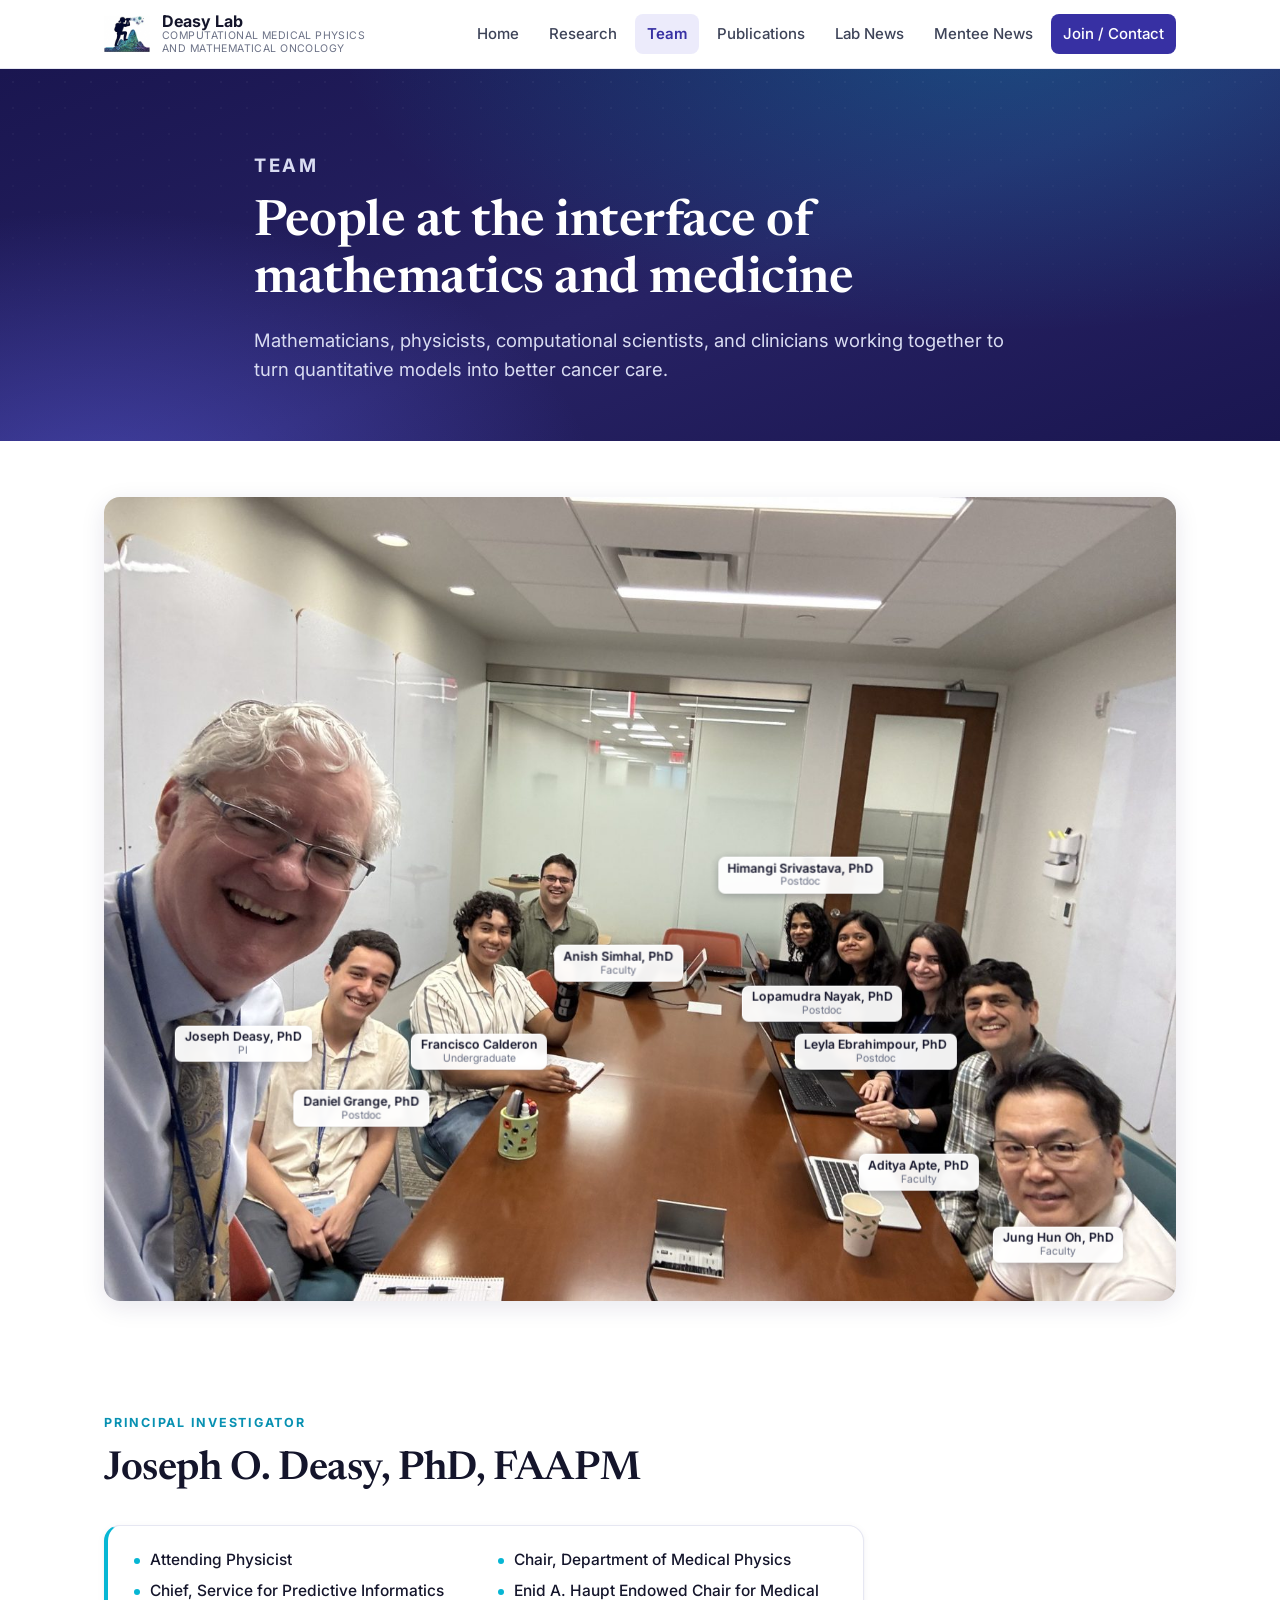
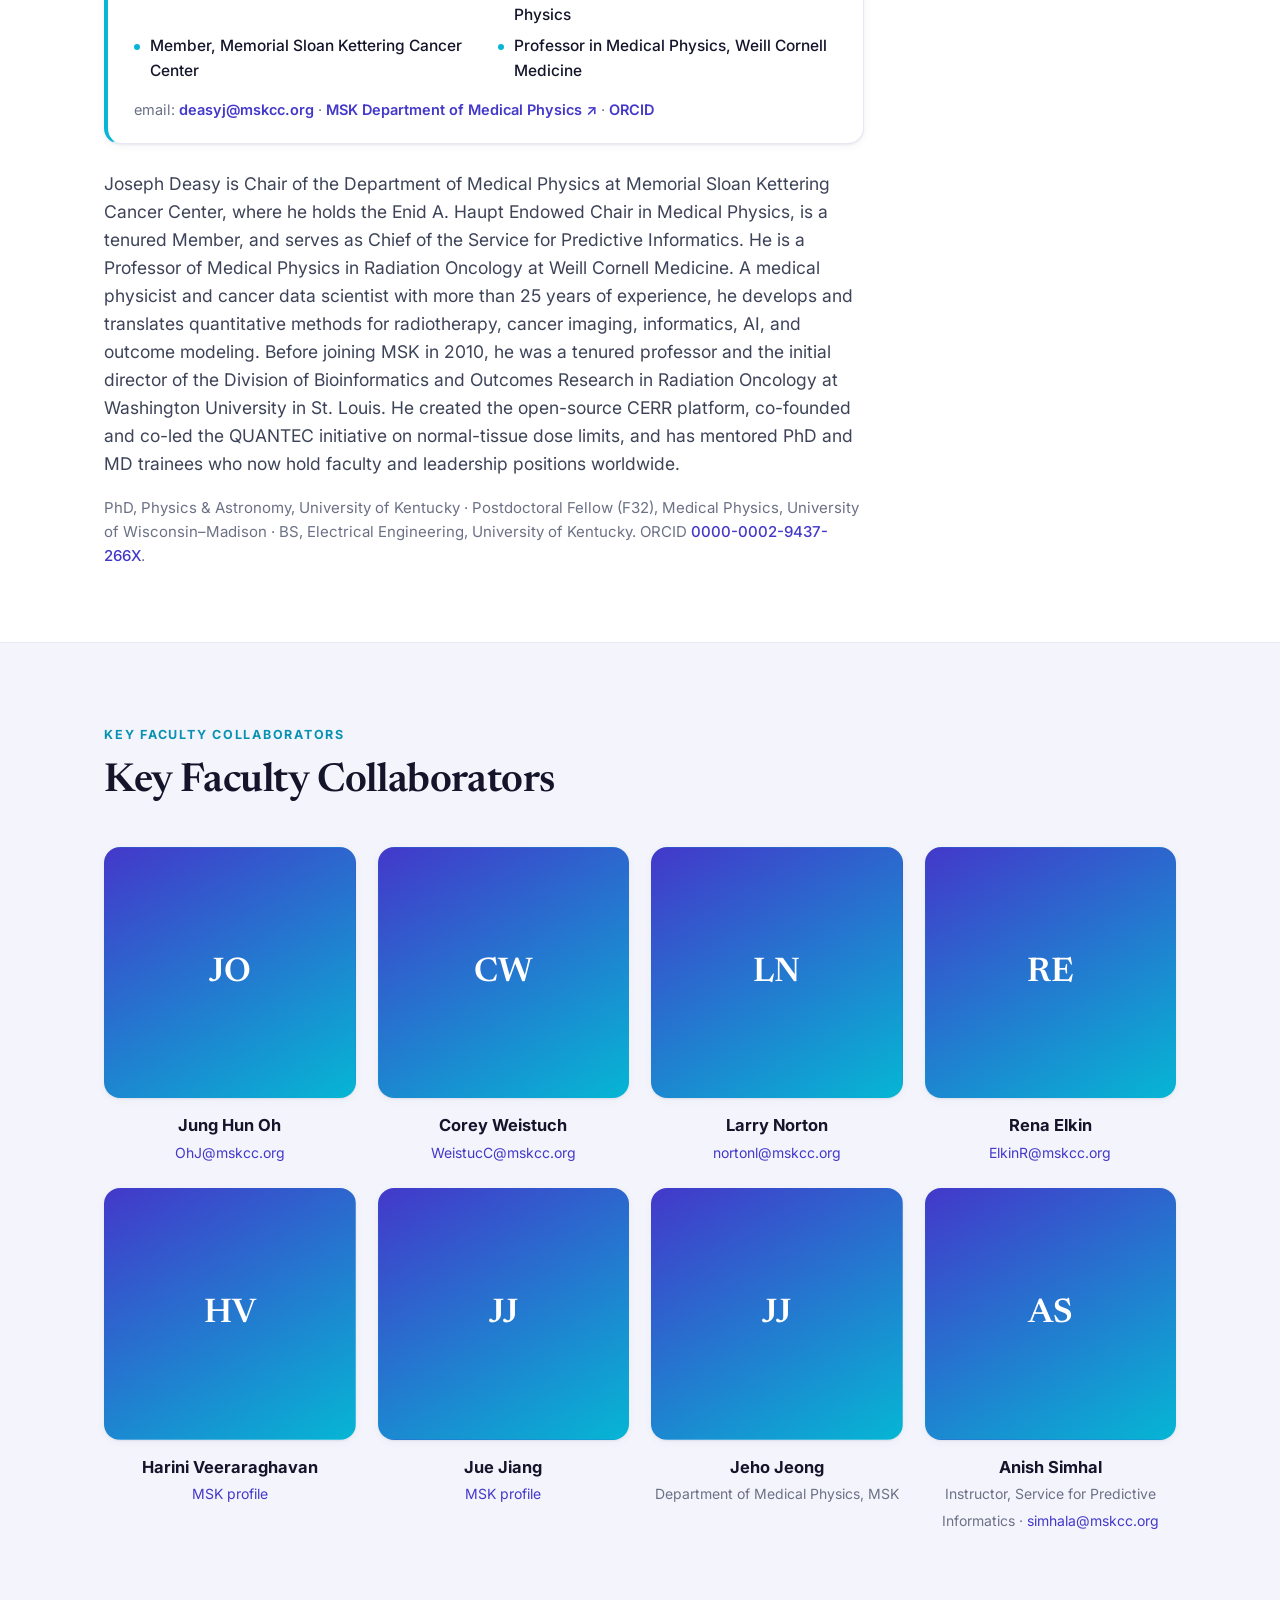
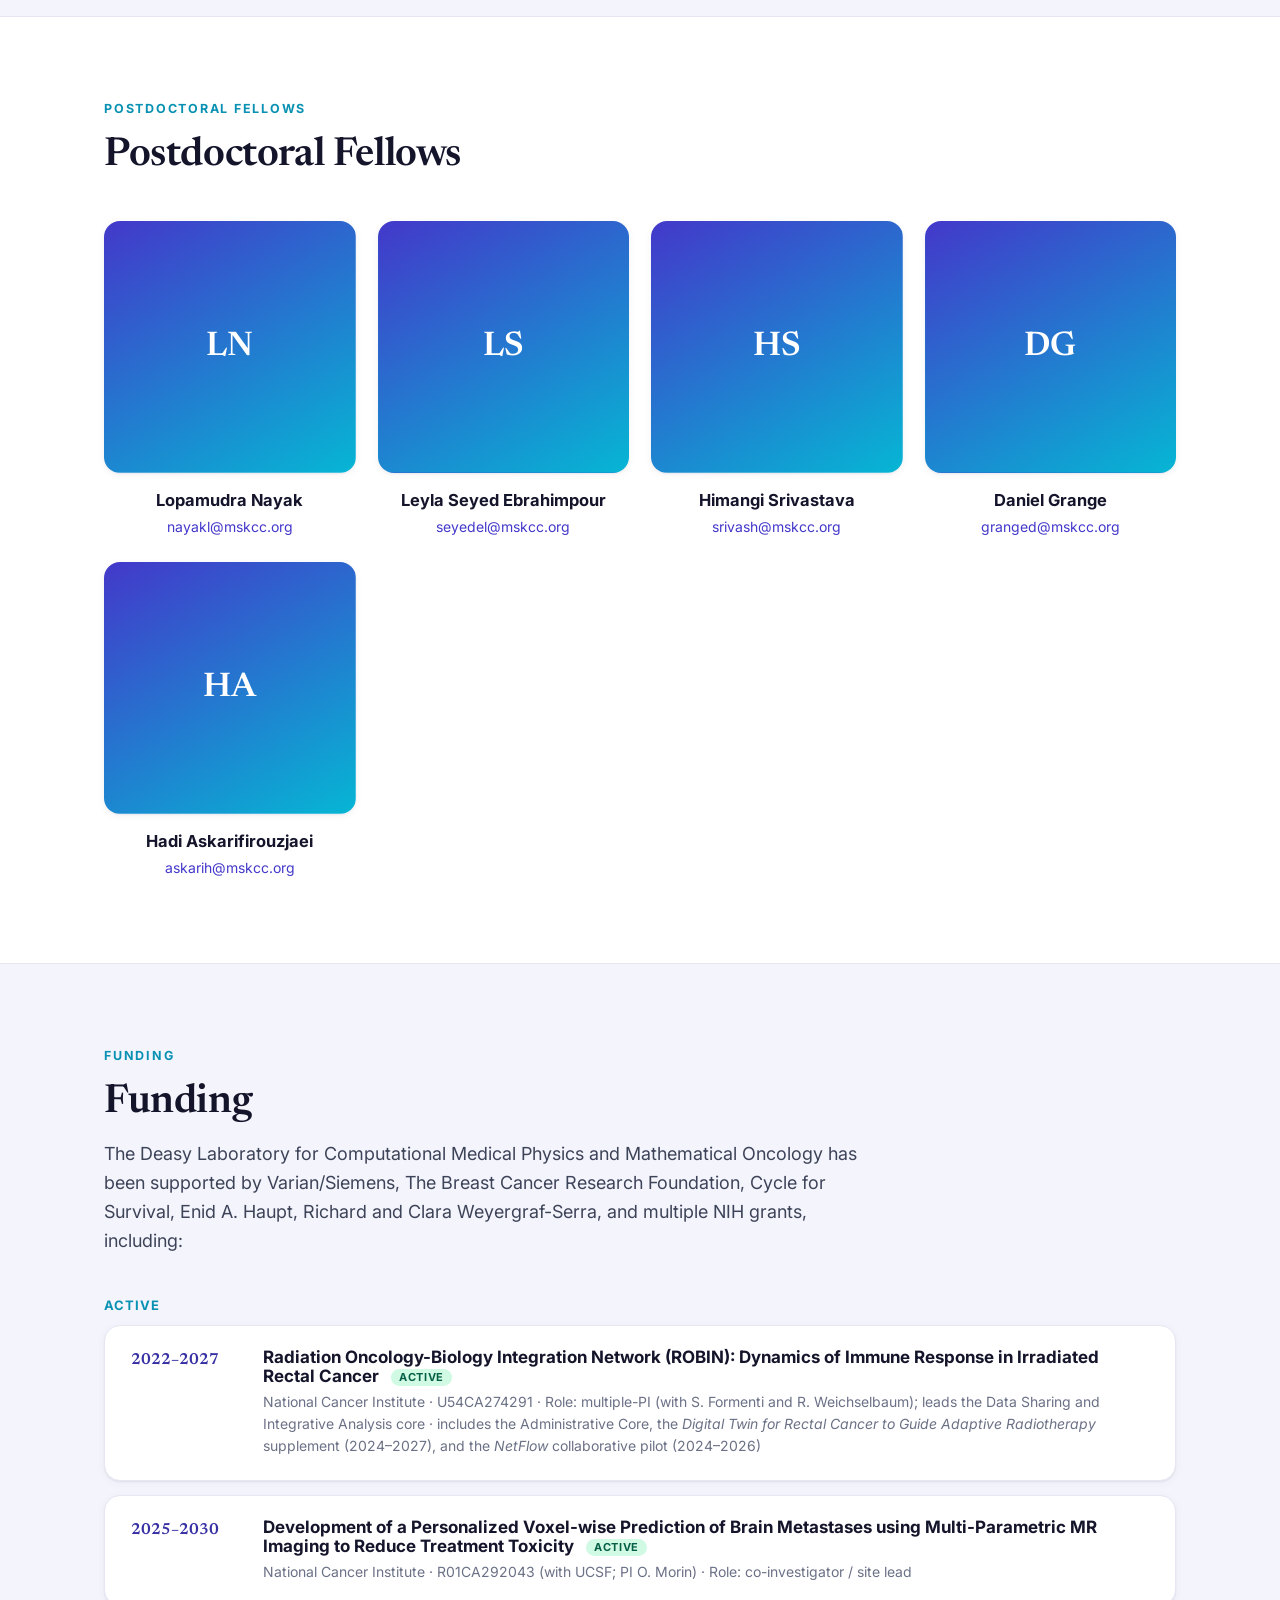
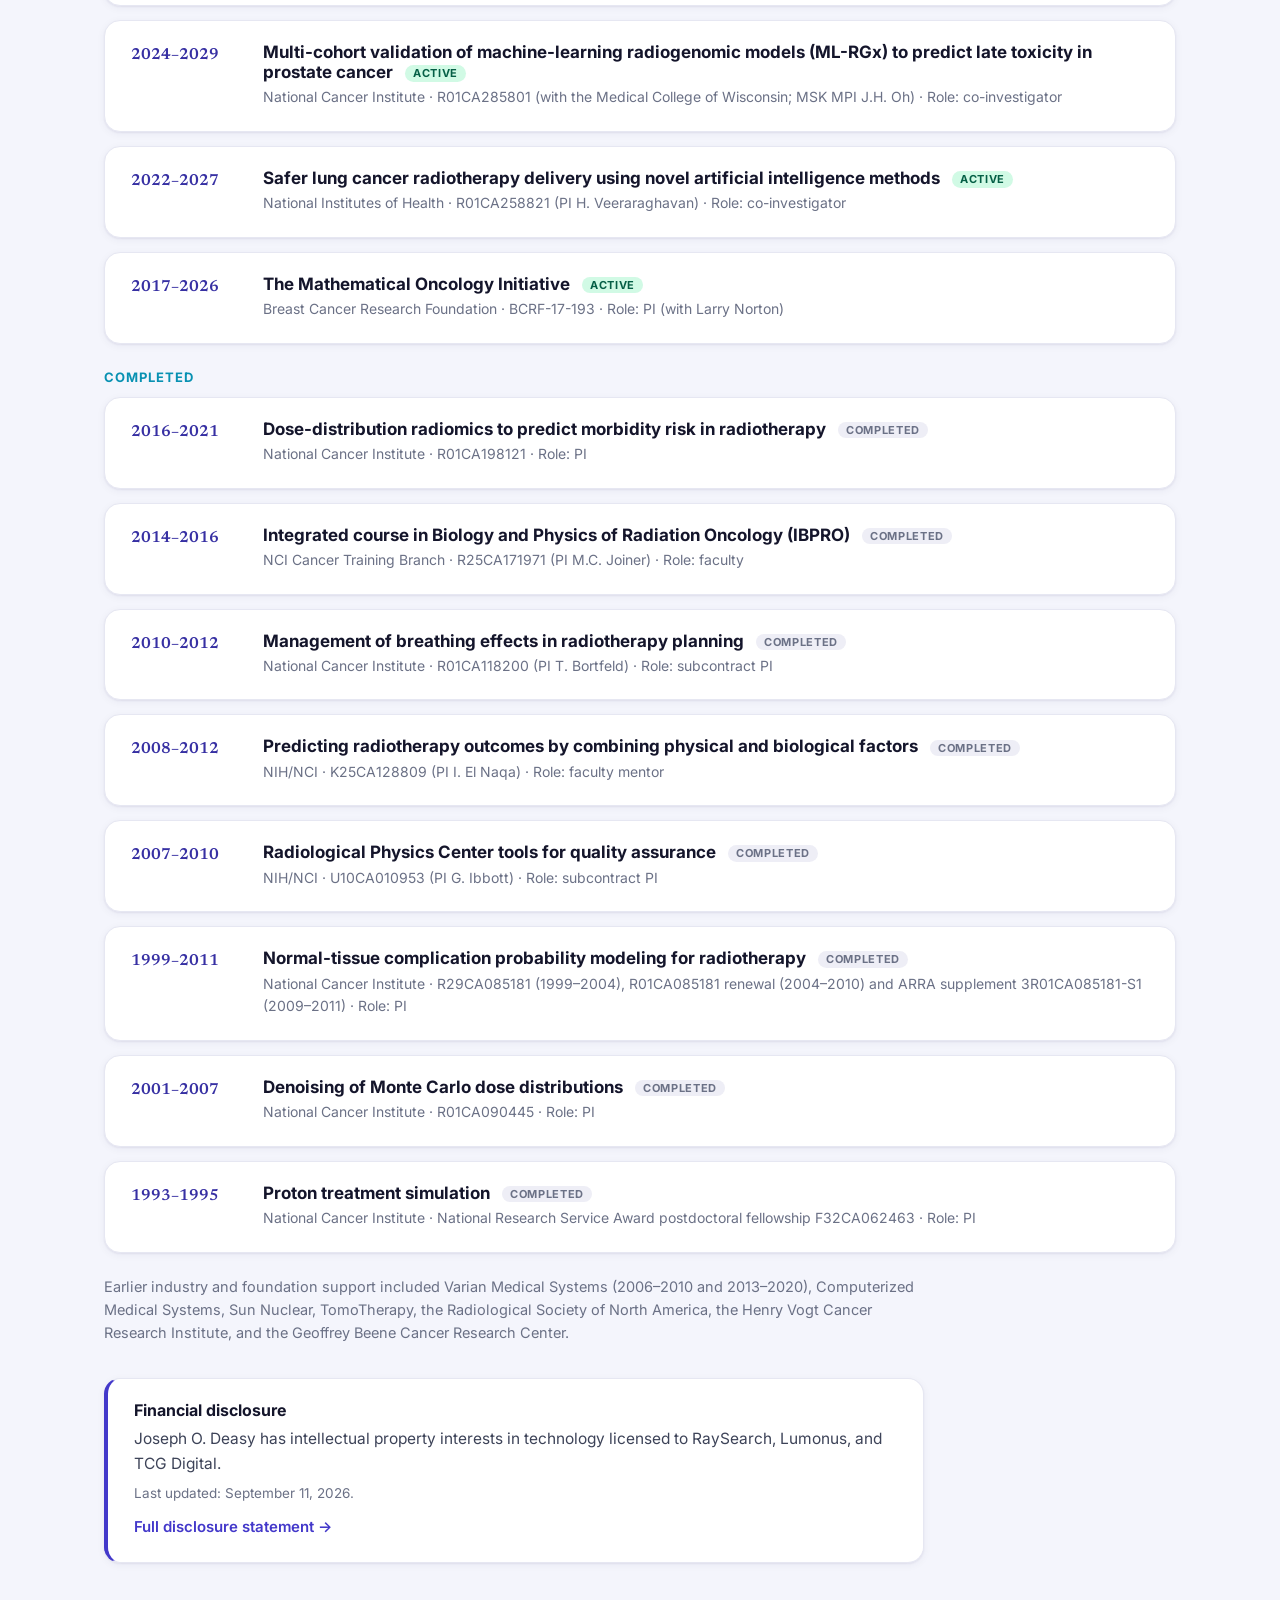
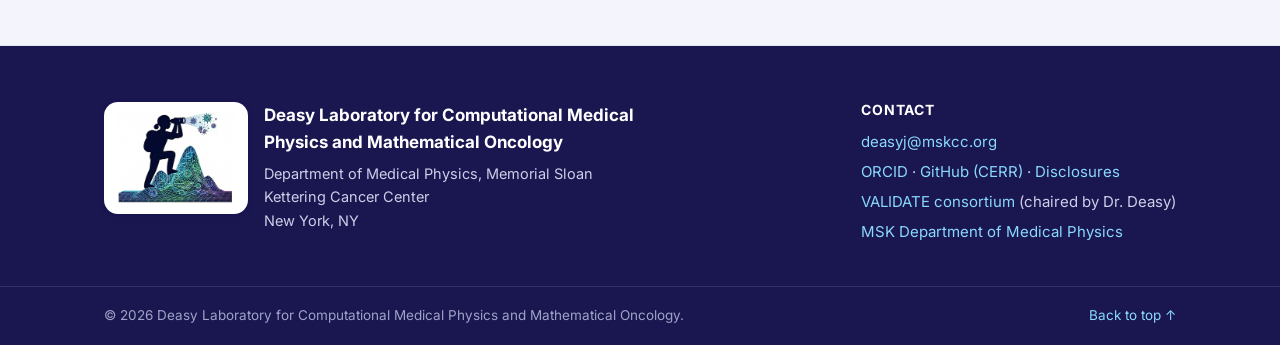
<file: team.html>
<!DOCTYPE html>
<html lang="en">
<head>
  <meta charset="UTF-8" />
  <meta name="viewport" content="width=device-width, initial-scale=1.0" />
  <title>Team — Deasy Laboratory for Computational Medical Physics and Mathematical Oncology</title>
  <meta name="description" content="The people of the Deasy Laboratory for Computational Medical Physics and Mathematical Oncology: principal investigator, key faculty collaborators, postdoctoral fellows, and funding." />
  <link rel="icon" type="image/png" href="assets/img/favicon.png" />
  <link rel="preconnect" href="https://fonts.googleapis.com" />
  <link rel="preconnect" href="https://fonts.gstatic.com" crossorigin />
  <link href="https://fonts.googleapis.com/css2?family=Inter:wght@400;500;600;700;800&family=Newsreader:ital,opsz@0,6..72;1,6..72&display=swap" rel="stylesheet" />
  <link rel="stylesheet" href="assets/css/styles.css" />
</head>
<body>

  <header class="nav" id="top">
    <div class="container nav__inner">
      <a class="brand" href="index.html" aria-label="Deasy Laboratory for Computational Medical Physics and Mathematical Oncology — home">
        <img class="brand__logo" src="assets/img/logo-mark.png" alt="" aria-hidden="true" />
        <span class="brand__text"><strong>Deasy Lab</strong><small>Computational Medical Physics<br />and Mathematical Oncology</small></span>
      </a>
      <nav class="nav__links" aria-label="Primary">
        <a href="index.html">Home</a>
        <a href="research.html">Research</a>
        <a href="team.html">Team</a>
        <a href="publications.html">Publications</a>
        <a href="lab-news.html">Lab News</a>
      <a href="mentee-news.html">Mentee News</a>
        <a href="join.html" class="nav__cta">Join / Contact</a>
      </nav>
      <button class="nav__toggle" aria-label="Open menu" aria-expanded="false" aria-controls="mobileMenu"><span></span><span></span><span></span></button>
    </div>
    <div class="nav__mobile" id="mobileMenu" hidden>
      <a href="index.html">Home</a>
      <a href="research.html">Research</a>
      <a href="team.html">Team</a>
      <a href="publications.html">Publications</a>
      <a href="lab-news.html">Lab News</a>
      <a href="mentee-news.html">Mentee News</a>
      <a href="join.html">Join / Contact</a>
    </div>
  </header>

  <main>
    <section class="pagehero">
      <div class="hero__bg" aria-hidden="true"></div>
      <div class="container pagehero__inner">
        <p class="eyebrow">Team</p>
        <h1>People at the interface of mathematics and medicine</h1>
        <p>Mathematicians, physicists, computational scientists, and clinicians working together
           to turn quantitative models into better cancer care.</p>
      </div>
    </section>

    <section class="section section--tight">
      <div class="container">
        <figure class="teamphoto">
          <div class="teamphoto__frame">
            <img src="assets/img/lab-team.jpg" alt="The Deasy Laboratory for Computational Medical Physics and Mathematical Oncology meeting around a conference table. Left to right: Joseph Deasy, PhD (PI); Daniel Grange, PhD (postdoc); Francisco Calderon (undergraduate); Anish Simhal, PhD (faculty); Himangi Srivastava, PhD (postdoc); Lopamudra Nayak, PhD (postdoc); Leyla Ebrahimpour, PhD (postdoc); Aditya Apte, PhD (faculty); Jung Hun Oh, PhD (faculty)." />
            <ul class="teamphoto__labels" aria-hidden="true">
            <li class="teamphoto__label" style="--x:13;--y:68"><strong>Joseph Deasy, PhD</strong><span>PI</span></li>
            <li class="teamphoto__label" style="--x:24;--y:76"><strong>Daniel Grange, PhD</strong><span>Postdoc</span></li>
            <li class="teamphoto__label" style="--x:35;--y:69"><strong>Francisco Calderon</strong><span>Undergraduate</span></li>
            <li class="teamphoto__label" style="--x:48;--y:58"><strong>Anish Simhal, PhD</strong><span>Faculty</span></li>
            <li class="teamphoto__label" style="--x:65;--y:47"><strong>Himangi Srivastava, PhD</strong><span>Postdoc</span></li>
            <li class="teamphoto__label" style="--x:67;--y:63"><strong>Lopamudra Nayak, PhD</strong><span>Postdoc</span></li>
            <li class="teamphoto__label" style="--x:72;--y:69"><strong>Leyla Ebrahimpour, PhD</strong><span>Postdoc</span></li>
            <li class="teamphoto__label" style="--x:76;--y:84"><strong>Aditya Apte, PhD</strong><span>Faculty</span></li>
            <li class="teamphoto__label" style="--x:89;--y:93"><strong>Jung Hun Oh, PhD</strong><span>Faculty</span></li>
            </ul>
          </div>
          <figcaption class="teamphoto__cap">Left to right: Joseph Deasy, PhD (PI); Daniel Grange, PhD (postdoc); Francisco Calderon (undergraduate); Anish Simhal, PhD (faculty); Himangi Srivastava, PhD (postdoc); Lopamudra Nayak, PhD (postdoc); Leyla Ebrahimpour, PhD (postdoc); Aditya Apte, PhD (faculty); Jung Hun Oh, PhD (faculty).</figcaption>
        </figure>
      </div>
    </section>

    <!-- PI -->
    <section class="section section--tight" id="pi">
      <div class="container">
        <div class="section__head"><p class="eyebrow">Principal Investigator</p><h2>Joseph O. Deasy, PhD, FAAPM</h2></div>
        <div class="pi">
          <ul class="pi__titles">
            <li>Attending Physicist</li>
            <li>Chair, Department of Medical Physics</li>
            <li>Chief, Service for Predictive Informatics</li>
            <li>Enid A. Haupt Endowed Chair for Medical Physics</li>
            <li>Member, Memorial Sloan Kettering Cancer Center</li>
            <li>Professor in Medical Physics, Weill Cornell Medicine</li>
          </ul>
          <p class="pi__contact">
            email: <a href="mailto:deasyj@mskcc.org">deasyj@mskcc.org</a> ·
            <a href="https://www.mskcc.org/departments/medical-physics" target="_blank" rel="noopener">MSK Department of Medical Physics ↗</a> ·
            <a href="https://orcid.org/0000-0002-9437-266X" target="_blank" rel="noopener">ORCID</a>
          </p>
        </div>
        <div class="prose">
          <p>
            Joseph Deasy is Chair of the Department of Medical Physics at Memorial Sloan Kettering
            Cancer Center, where he holds the Enid A. Haupt Endowed Chair in Medical Physics, is a
            tenured Member, and serves as Chief of the Service for Predictive Informatics. He is a
            Professor of Medical Physics in Radiation Oncology at Weill Cornell Medicine. A medical
            physicist and cancer data scientist with more than 25 years of experience, he develops
            and translates quantitative methods for radiotherapy, cancer imaging, informatics, AI,
            and outcome modeling. Before joining MSK in 2010, he was a tenured professor and the
            initial director of the Division of Bioinformatics and Outcomes Research in Radiation
            Oncology at Washington University in St. Louis. He created the open-source CERR platform,
            co-founded and co-led the QUANTEC initiative on normal-tissue dose limits, and has
            mentored PhD and MD trainees who now hold faculty and leadership positions worldwide.
          </p>
          <p style="font-size:15px;color:var(--muted)">
            PhD, Physics &amp; Astronomy, University of Kentucky · Postdoctoral Fellow (F32),
            Medical Physics, University of Wisconsin–Madison · BS, Electrical Engineering,
            University of Kentucky. ORCID
            <a href="https://orcid.org/0000-0002-9437-266X" target="_blank" rel="noopener">0000-0002-9437-266X</a>.
          </p>
        </div>
      </div>
    </section>

    <!-- Faculty -->
    <section class="section section--tint" id="faculty">
      <div class="container">
        <div class="section__head"><p class="eyebrow">Key faculty collaborators</p><h2>Key Faculty Collaborators</h2></div>
        <div class="people">
          <figure class="person"><div class="person__avatar" data-initials="JO"></div><figcaption><strong>Jung Hun Oh</strong><span><a href="mailto:OhJ@mskcc.org">OhJ@mskcc.org</a></span></figcaption></figure>
          <figure class="person"><div class="person__avatar" data-initials="CW"></div><figcaption><strong>Corey Weistuch</strong><span><a href="mailto:WeistucC@mskcc.org">WeistucC@mskcc.org</a></span></figcaption></figure>
          <figure class="person"><div class="person__avatar" data-initials="LN"></div><figcaption><strong>Larry Norton</strong><span><a href="mailto:nortonl@mskcc.org">nortonl@mskcc.org</a></span></figcaption></figure>
          <figure class="person"><div class="person__avatar" data-initials="RE"></div><figcaption><strong>Rena Elkin</strong><span><a href="mailto:ElkinR@mskcc.org">ElkinR@mskcc.org</a></span></figcaption></figure>
          <figure class="person"><div class="person__avatar" data-initials="HV"></div><figcaption><strong>Harini Veeraraghavan</strong><span><a href="https://www.mskcc.org/profile/harini-veeraraghavan" target="_blank" rel="noopener">MSK profile</a></span></figcaption></figure>
          <figure class="person"><div class="person__avatar" data-initials="JJ"></div><figcaption><strong>Jue Jiang</strong><span><a href="https://www.mskcc.org/profile/jue-jiang" target="_blank" rel="noopener">MSK profile</a></span></figcaption></figure>
          <figure class="person"><div class="person__avatar" data-initials="JJ"></div><figcaption><strong>Jeho Jeong</strong><span>Department of Medical Physics, MSK</span></figcaption></figure>
          <figure class="person"><div class="person__avatar" data-initials="AS"></div><figcaption><strong>Anish Simhal</strong><span>Instructor, Service for Predictive Informatics · <a href="mailto:simhala@mskcc.org">simhala@mskcc.org</a></span></figcaption></figure>
        </div>
      </div>
    </section>

    <!-- Postdoctoral fellows -->
    <section class="section" id="fellows">
      <div class="container">
        <div class="section__head"><p class="eyebrow">Postdoctoral fellows</p><h2>Postdoctoral Fellows</h2></div>
        <div class="people">
          <figure class="person"><div class="person__avatar" data-initials="LN"></div><figcaption><strong>Lopamudra Nayak</strong><span><a href="mailto:nayakl@mskcc.org">nayakl@mskcc.org</a></span></figcaption></figure>
          <figure class="person"><div class="person__avatar" data-initials="LS"></div><figcaption><strong>Leyla Seyed Ebrahimpour</strong><span><a href="mailto:seyedel@mskcc.org">seyedel@mskcc.org</a></span></figcaption></figure>
          <figure class="person"><div class="person__avatar" data-initials="HS"></div><figcaption><strong>Himangi Srivastava</strong><span><a href="mailto:srivash@mskcc.org">srivash@mskcc.org</a></span></figcaption></figure>
          <figure class="person"><div class="person__avatar" data-initials="DG"></div><figcaption><strong>Daniel Grange</strong><span><a href="mailto:granged@mskcc.org">granged@mskcc.org</a></span></figcaption></figure>
          <figure class="person"><div class="person__avatar" data-initials="HA"></div><figcaption><strong>Hadi Askarifirouzjaei</strong><span><a href="mailto:askarih@mskcc.org">askarih@mskcc.org</a></span></figcaption></figure>
        </div>
      </div>
    </section>

    <!-- Funding -->
    <section class="section section--tint" id="funding">
      <div class="container">
        <div class="section__head">
          <p class="eyebrow">Funding</p>
          <h2>Funding</h2>
          <p class="section__lead">
            The Deasy Laboratory for Computational Medical Physics and Mathematical Oncology has been supported by Varian/Siemens, The Breast
            Cancer Research Foundation, Cycle for Survival, Enid A. Haupt, Richard and Clara
            Weyergraf-Serra, and multiple NIH grants, including:
          </p>
        </div>

        <h3 class="grants__group">Active</h3>
        <div class="grants">
          <article class="grant"><span class="grant__years">2022–2027</span><div><h3>Radiation Oncology-Biology Integration Network (ROBIN): Dynamics of Immune Response in Irradiated Rectal Cancer <span class="grant__status grant__status--active">active</span></h3><p>National Cancer Institute · U54CA274291 · Role: multiple-PI (with S. Formenti and R. Weichselbaum); leads the Data Sharing and Integrative Analysis core · includes the Administrative Core, the <em>Digital Twin for Rectal Cancer to Guide Adaptive Radiotherapy</em> supplement (2024–2027), and the <em>NetFlow</em> collaborative pilot (2024–2026)</p></div></article>
          <article class="grant"><span class="grant__years">2025–2030</span><div><h3>Development of a Personalized Voxel-wise Prediction of Brain Metastases using Multi-Parametric MR Imaging to Reduce Treatment Toxicity <span class="grant__status grant__status--active">active</span></h3><p>National Cancer Institute · R01CA292043 (with UCSF; PI O. Morin) · Role: co-investigator / site lead</p></div></article>
          <article class="grant"><span class="grant__years">2024–2029</span><div><h3>Multi-cohort validation of machine-learning radiogenomic models (ML-RGx) to predict late toxicity in prostate cancer <span class="grant__status grant__status--active">active</span></h3><p>National Cancer Institute · R01CA285801 (with the Medical College of Wisconsin; MSK MPI J.H. Oh) · Role: co-investigator</p></div></article>
          <article class="grant"><span class="grant__years">2022–2027</span><div><h3>Safer lung cancer radiotherapy delivery using novel artificial intelligence methods <span class="grant__status grant__status--active">active</span></h3><p>National Institutes of Health · R01CA258821 (PI H. Veeraraghavan) · Role: co-investigator</p></div></article>
          <article class="grant"><span class="grant__years">2017–2026</span><div><h3>The Mathematical Oncology Initiative <span class="grant__status grant__status--active">active</span></h3><p>Breast Cancer Research Foundation · BCRF-17-193 · Role: PI (with Larry Norton)</p></div></article>
        </div>

        <h3 class="grants__group">Completed</h3>
        <div class="grants">
          <article class="grant"><span class="grant__years">2016–2021</span><div><h3>Dose-distribution radiomics to predict morbidity risk in radiotherapy <span class="grant__status">completed</span></h3><p>National Cancer Institute · R01CA198121 · Role: PI</p></div></article>
          <article class="grant"><span class="grant__years">2014–2016</span><div><h3>Integrated course in Biology and Physics of Radiation Oncology (IBPRO) <span class="grant__status">completed</span></h3><p>NCI Cancer Training Branch · R25CA171971 (PI M.C. Joiner) · Role: faculty</p></div></article>
          <article class="grant"><span class="grant__years">2010–2012</span><div><h3>Management of breathing effects in radiotherapy planning <span class="grant__status">completed</span></h3><p>National Cancer Institute · R01CA118200 (PI T. Bortfeld) · Role: subcontract PI</p></div></article>
          <article class="grant"><span class="grant__years">2008–2012</span><div><h3>Predicting radiotherapy outcomes by combining physical and biological factors <span class="grant__status">completed</span></h3><p>NIH/NCI · K25CA128809 (PI I. El Naqa) · Role: faculty mentor</p></div></article>
          <article class="grant"><span class="grant__years">2007–2010</span><div><h3>Radiological Physics Center tools for quality assurance <span class="grant__status">completed</span></h3><p>NIH/NCI · U10CA010953 (PI G. Ibbott) · Role: subcontract PI</p></div></article>
          <article class="grant"><span class="grant__years">1999–2011</span><div><h3>Normal-tissue complication probability modeling for radiotherapy <span class="grant__status">completed</span></h3><p>National Cancer Institute · R29CA085181 (1999–2004), R01CA085181 renewal (2004–2010) and ARRA supplement 3R01CA085181-S1 (2009–2011) · Role: PI</p></div></article>
          <article class="grant"><span class="grant__years">2001–2007</span><div><h3>Denoising of Monte Carlo dose distributions <span class="grant__status">completed</span></h3><p>National Cancer Institute · R01CA090445 · Role: PI</p></div></article>
          <article class="grant"><span class="grant__years">1993–1995</span><div><h3>Proton treatment simulation <span class="grant__status">completed</span></h3><p>National Cancer Institute · National Research Service Award postdoctoral fellowship F32CA062463 · Role: PI</p></div></article>
        </div>

        <p class="grants__note">
          Earlier industry and foundation support included Varian Medical Systems (2006–2010 and 2013–2020), Computerized
          Medical Systems, Sun Nuclear, TomoTherapy, the Radiological Society of North America, the Henry Vogt Cancer
          Research Institute, and the Geoffrey Beene Cancer Research Center.
        </p>

        <div class="disclosure" id="disclosure">
          <h3>Financial disclosure</h3>
          <p>Joseph O. Deasy has intellectual property interests in technology licensed to RaySearch, Lumonus, and TCG Digital.
             <span class="disclosure__date">Last updated: September 11, 2026.</span></p>
          <a class="linkout" href="disclosures.html">Full disclosure statement →</a>
        </div>
      </div>
    </section>

  </main>

  <footer class="footer" id="contact">
    <div class="container footer__inner">
      <div class="footer__brand">
        <span class="footer__logo"><img src="assets/img/logo.png" alt="Deasy Laboratory for Computational Medical Physics and Mathematical Oncology" /></span>
        <div><strong>Deasy Laboratory for Computational Medical Physics and Mathematical Oncology</strong>
          <p>Department of Medical Physics, Memorial Sloan Kettering Cancer Center<br />New York, NY</p></div>
      </div>
      <div class="footer__links">
        <h4>Contact</h4>
        <p><a href="mailto:deasyj@mskcc.org">deasyj@mskcc.org</a></p>
        <p><a href="https://orcid.org/0000-0002-9437-266X" target="_blank" rel="noopener">ORCID</a> · <a href="https://github.com/cerr/CERR" target="_blank" rel="noopener">GitHub (CERR)</a> · <a href="disclosures.html">Disclosures</a></p>
        <p><a href="https://validate4rt.org/" target="_blank" rel="noopener">VALIDATE consortium</a> (chaired by Dr. Deasy)</p>
        <p><a href="https://www.mskcc.org/departments/medical-physics" target="_blank" rel="noopener">MSK Department of Medical Physics</a></p>
      </div>
    </div>
    <div class="footer__bar">
      <div class="container"><span>© <span id="year"></span> Deasy Laboratory for Computational Medical Physics and Mathematical Oncology.</span><a href="#top">Back to top ↑</a></div>
    </div>
  </footer>

  <script src="assets/js/main.js" defer></script>
</body>
</html>
</file>
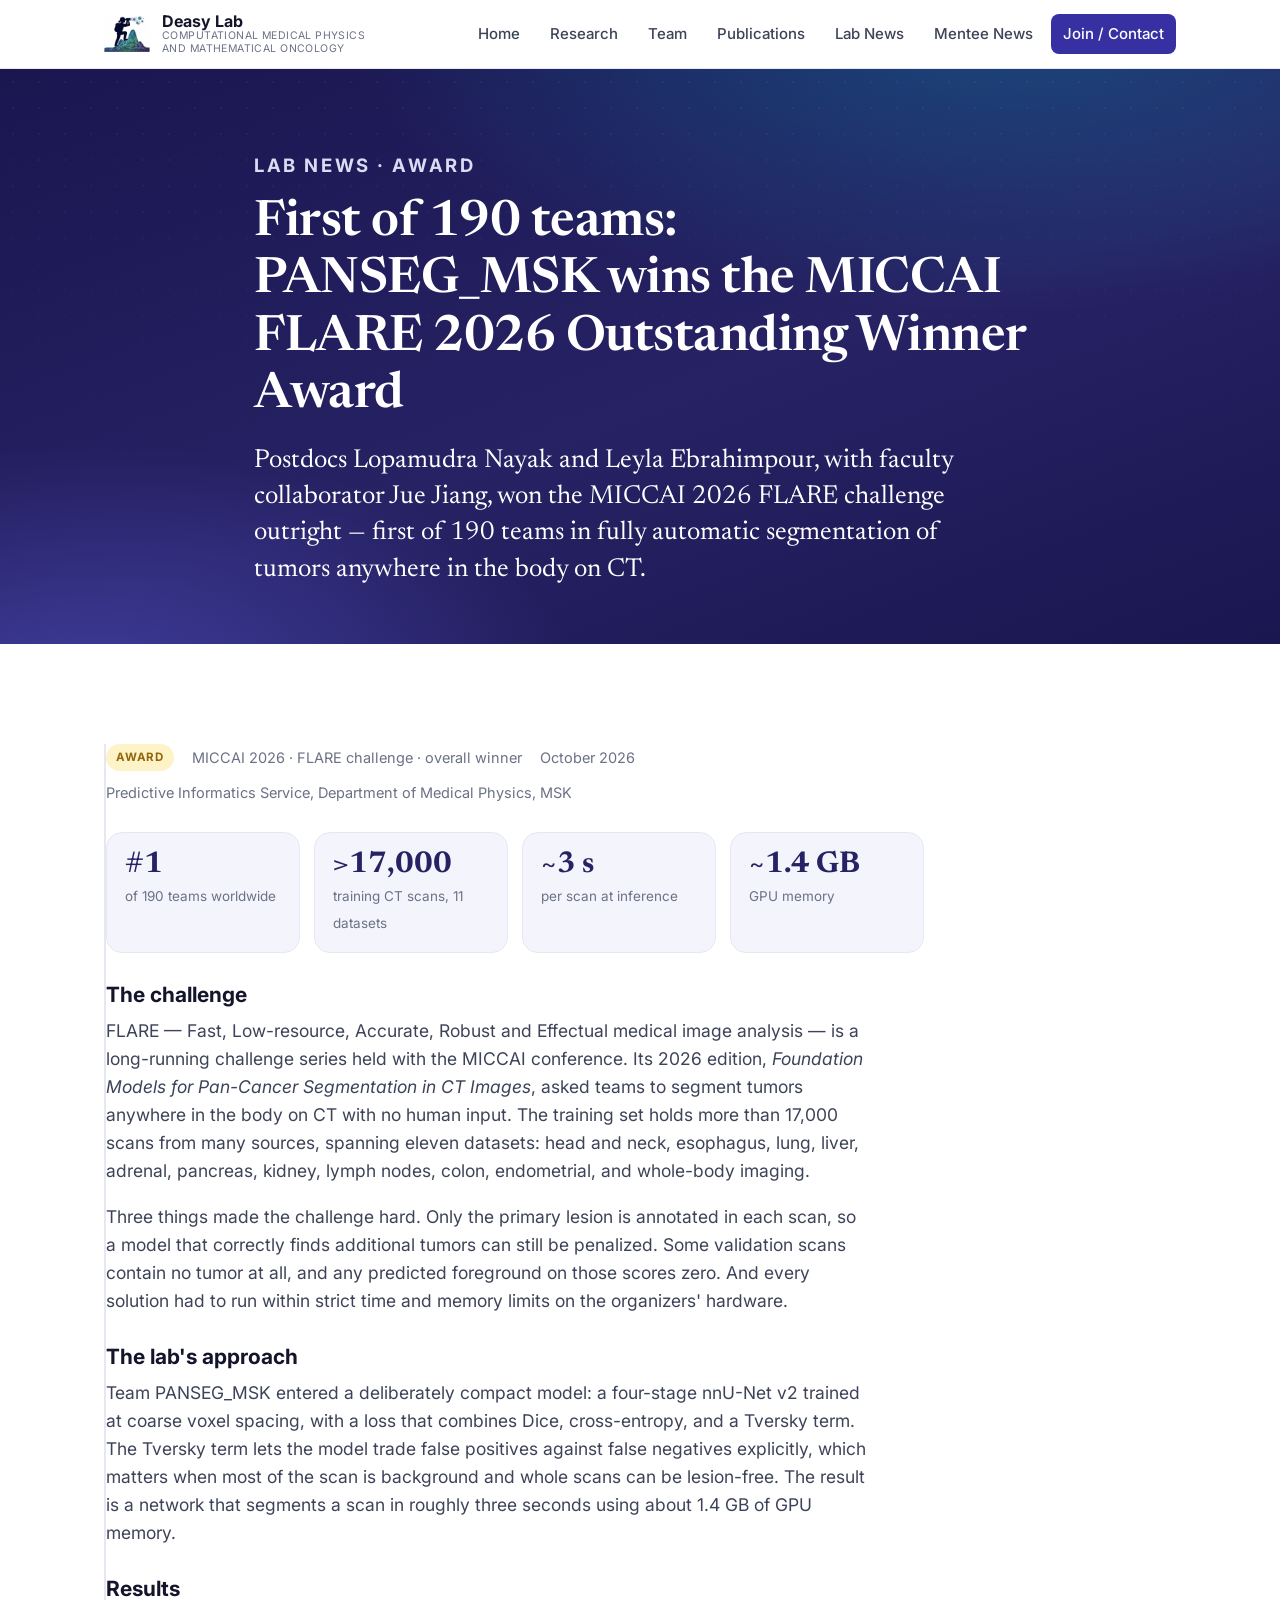
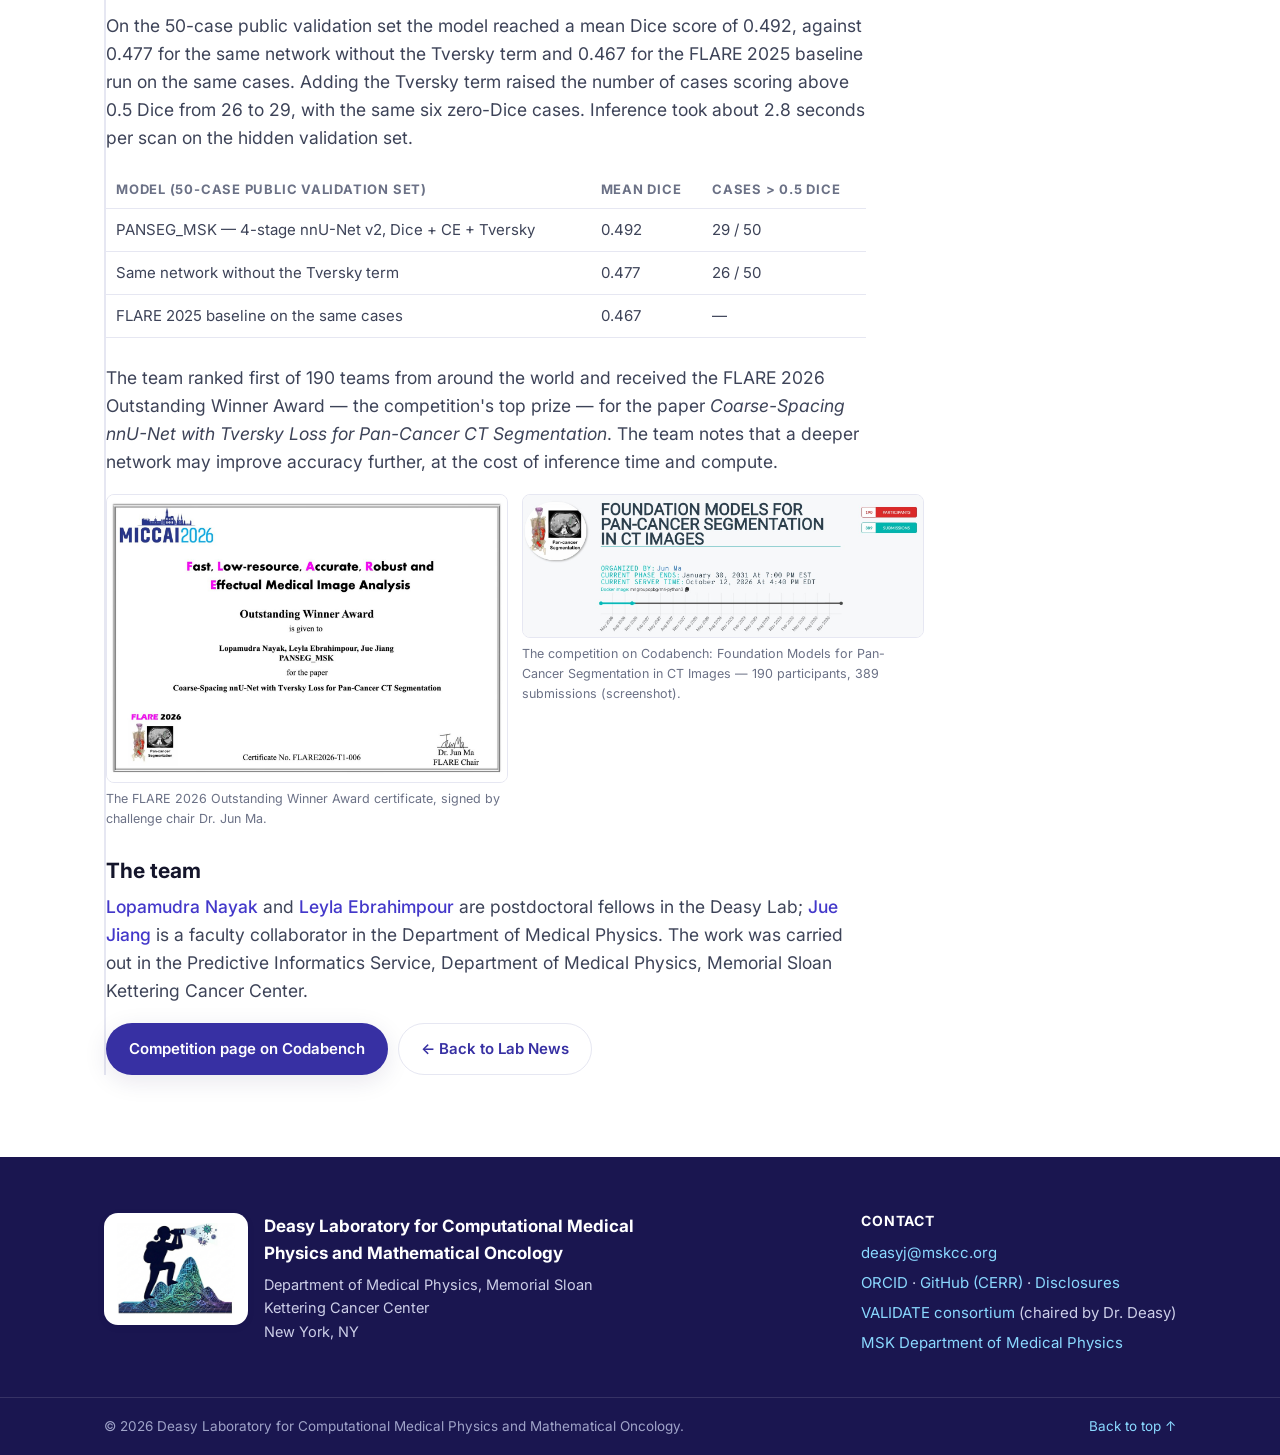
<file: news/flare-2026.html>
<!DOCTYPE html>
<html lang="en">
<head>
  <meta charset="UTF-8" />
  <meta name="viewport" content="width=device-width, initial-scale=1.0" />
  <title>PANSEG_MSK wins the MICCAI FLARE 2026 Outstanding Winner Award — Deasy Laboratory for Computational Medical Physics and Mathematical Oncology</title>
  <meta name="description" content="Lopamudra Nayak, Leyla Ebrahimpour and Jue Jiang (team PANSEG_MSK) won the MICCAI 2026 FLARE challenge — fully automatic segmentation of tumors anywhere in the body on CT — ranking first of 190 teams and receiving the Outstanding Winner Award." />
  <meta property="og:title" content="PANSEG_MSK wins the MICCAI FLARE 2026 Outstanding Winner Award" />
  <meta property="og:description" content="Overall winner, first of 190 teams in pan-cancer CT segmentation: a compact nnU-Net with a Tversky loss that runs in about three seconds per scan." />
  <meta property="og:image" content="../assets/img/news/flare2026-certificate.jpg" />
  <link rel="icon" type="image/png" href="../assets/img/favicon.png" />
  <link rel="preconnect" href="https://fonts.googleapis.com" />
  <link rel="preconnect" href="https://fonts.gstatic.com" crossorigin />
  <link href="https://fonts.googleapis.com/css2?family=Inter:wght@400;500;600;700;800&family=Newsreader:ital,opsz@0,6..72;1,6..72&display=swap" rel="stylesheet" />
  <link rel="stylesheet" href="../assets/css/styles.css" />
  <style>
    .story { max-width: 820px; }
    .story__dateline { display: flex; flex-wrap: wrap; gap: 10px 18px; align-items: center; font-size: 14.5px; color: var(--muted); margin-bottom: 28px; }
    .story__dateline .news__type { color: #92660a; background: #fef3c7; }
    .story .prose p { font-size: 17.5px; }
    .story__stats { display: grid; grid-template-columns: repeat(auto-fit, minmax(150px, 1fr)); gap: 14px; margin: 26px 0 30px; }
    .story__stat { background: var(--tint); border: 1px solid var(--line); border-radius: var(--radius); padding: 16px 18px; }
    .story__stat strong { display: block; font-family: var(--font-serif); font-size: 30px; line-height: 1.1; color: var(--blue-800); }
    .story__stat span { font-size: 13.5px; color: var(--muted); }
    .story table { width: 100%; border-collapse: collapse; font-size: 15px; margin: 8px 0 26px; }
    .story th, .story td { text-align: left; padding: 9px 10px; border-bottom: 1px solid var(--line); vertical-align: top; }
    .story th { font-size: 13px; text-transform: uppercase; letter-spacing: .06em; color: var(--muted); }
    .story td:nth-child(2), .story td:nth-child(3) { white-space: nowrap; }
    .story .news__figs { margin: 6px 0 30px; }
    .story .news__fig { max-width: none; }
    .story__links { display: flex; flex-wrap: wrap; gap: 10px; margin-top: 10px; }
  </style>
</head>
<body>

  <header class="nav" id="top">
    <div class="container nav__inner">
      <a class="brand" href="../index.html" aria-label="Deasy Laboratory for Computational Medical Physics and Mathematical Oncology — home">
        <img class="brand__logo" src="../assets/img/logo-mark.png" alt="" aria-hidden="true" />
        <span class="brand__text"><strong>Deasy Lab</strong><small>Computational Medical Physics<br />and Mathematical Oncology</small></span>
      </a>
      <nav class="nav__links" aria-label="Primary">
        <a href="../index.html">Home</a>
        <a href="../research.html">Research</a>
        <a href="../team.html">Team</a>
        <a href="../publications.html">Publications</a>
        <a href="../lab-news.html">Lab News</a>
        <a href="../mentee-news.html">Mentee News</a>
        <a href="../join.html" class="nav__cta">Join / Contact</a>
      </nav>
      <button class="nav__toggle" aria-label="Open menu" aria-expanded="false" aria-controls="mobileMenu"><span></span><span></span><span></span></button>
    </div>
    <div class="nav__mobile" id="mobileMenu" hidden>
      <a href="../index.html">Home</a>
      <a href="../research.html">Research</a>
      <a href="../team.html">Team</a>
      <a href="../publications.html">Publications</a>
      <a href="../lab-news.html">Lab News</a>
      <a href="../mentee-news.html">Mentee News</a>
      <a href="../join.html">Join / Contact</a>
    </div>
  </header>

  <main>
    <section class="pagehero">
      <div class="hero__bg" aria-hidden="true"></div>
      <div class="container pagehero__inner">
        <p class="eyebrow">Lab News · Award</p>
        <h1>First of 190 teams: PANSEG_MSK wins the MICCAI FLARE 2026 Outstanding Winner Award</h1>
        <p class="pagehero__preamble">Postdocs Lopamudra Nayak and Leyla Ebrahimpour, with faculty collaborator Jue Jiang, won the MICCAI 2026
           FLARE challenge outright — first of 190 teams in fully automatic segmentation of tumors anywhere in the body on CT.</p>
      </div>
    </section>

    <section class="section">
      <div class="container">
        <article class="story">
          <p class="story__dateline">
            <span class="news__type">Award</span>
            <span>MICCAI 2026 · FLARE challenge · overall winner</span>
            <span>October 2026</span>
            <span>Predictive Informatics Service, Department of Medical Physics, MSK</span>
          </p>

          <div class="story__stats" aria-label="Key figures">
            <div class="story__stat"><strong>#1</strong><span>of 190 teams worldwide</span></div>
            <div class="story__stat"><strong>&gt;17,000</strong><span>training CT scans, 11 datasets</span></div>
            <div class="story__stat"><strong>~3 s</strong><span>per scan at inference</span></div>
            <div class="story__stat"><strong>~1.4 GB</strong><span>GPU memory</span></div>
          </div>

          <div class="prose">
            <h3>The challenge</h3>
            <p>FLARE — Fast, Low-resource, Accurate, Robust and Effectual medical image analysis — is a long-running challenge series held
               with the MICCAI conference. Its 2026 edition, <em>Foundation Models for Pan-Cancer Segmentation in CT Images</em>, asked
               teams to segment tumors anywhere in the body on CT with no human input. The training set holds more than 17,000 scans from
               many sources, spanning eleven datasets: head and neck, esophagus, lung, liver, adrenal, pancreas, kidney, lymph nodes, colon,
               endometrial, and whole-body imaging.</p>
            <p>Three things made the challenge hard. Only the primary lesion is annotated in each scan, so a model that correctly finds additional
               tumors can still be penalized. Some validation scans contain no tumor at all, and any predicted foreground on those scores
               zero. And every solution had to run within strict time and memory limits on the organizers' hardware.</p>

            <h3>The lab's approach</h3>
            <p>Team PANSEG_MSK entered a deliberately compact model: a four-stage nnU-Net v2 trained at coarse voxel spacing, with a loss that
               combines Dice, cross-entropy, and a Tversky term. The Tversky term lets the model trade false positives against false negatives
               explicitly, which matters when most of the scan is background and whole scans can be lesion-free. The result is a network that
               segments a scan in roughly three seconds using about 1.4 GB of GPU memory.</p>

            <h3>Results</h3>
            <p>On the 50-case public validation set the model reached a mean Dice score of 0.492, against 0.477 for the same network without the
               Tversky term and 0.467 for the FLARE 2025 baseline run on the same cases. Adding the Tversky term raised the number of cases
               scoring above 0.5 Dice from 26 to 29, with the same six zero-Dice cases. Inference took about 2.8 seconds per scan on the hidden
               validation set.</p>
            <table>
              <thead><tr><th>Model (50-case public validation set)</th><th>Mean Dice</th><th>Cases &gt; 0.5 Dice</th></tr></thead>
              <tbody>
                <tr><td>PANSEG_MSK — 4-stage nnU-Net v2, Dice + CE + Tversky</td><td>0.492</td><td>29 / 50</td></tr>
                <tr><td>Same network without the Tversky term</td><td>0.477</td><td>26 / 50</td></tr>
                <tr><td>FLARE 2025 baseline on the same cases</td><td>0.467</td><td>—</td></tr>
              </tbody>
            </table>
            <p>The team ranked first of 190 teams from around the world and received the FLARE 2026 Outstanding Winner Award — the competition's top prize — for
               the paper <em>Coarse-Spacing nnU-Net with Tversky Loss for Pan-Cancer CT Segmentation</em>. The team notes that a deeper network
               may improve accuracy further, at the cost of inference time and compute.</p>
          </div>

          <div class="news__figs">
            <figure class="news__fig">
              <img src="../assets/img/news/flare2026-certificate.jpg" alt="MICCAI 2026 FLARE Outstanding Winner Award certificate for Lopamudra Nayak, Leyla Ebrahimpour and Jue Jiang, team PANSEG_MSK, for the paper 'Coarse-Spacing nnU-Net with Tversky Loss for Pan-Cancer CT Segmentation'" />
              <figcaption>The FLARE 2026 Outstanding Winner Award certificate, signed by challenge chair Dr. Jun Ma.</figcaption>
            </figure>
            <figure class="news__fig">
              <a href="https://www.codabench.org/competitions/7149/" target="_blank" rel="noopener"><img src="../assets/img/news/flare2026-codabench.jpg" alt="Codabench page of the FLARE 2026 challenge 'Foundation Models for Pan-Cancer Segmentation in CT Images', organized by Jun Ma, showing 190 participants and 389 submissions" /></a>
              <figcaption>The competition on Codabench: Foundation Models for Pan-Cancer Segmentation in CT Images — 190 participants, 389 submissions (screenshot).</figcaption>
            </figure>
          </div>

          <div class="prose">
            <h3>The team</h3>
            <p><a href="../lab-news.html?person=nayak">Lopamudra Nayak</a> and <a href="../lab-news.html?person=ebrahimpour">Leyla Ebrahimpour</a>
               are postdoctoral fellows in the Deasy Lab; <a href="../team.html#faculty">Jue Jiang</a> is a faculty collaborator in the Department
               of Medical Physics. The work was carried out in the Predictive Informatics Service, Department of Medical Physics, Memorial Sloan
               Kettering Cancer Center.</p>
          </div>

          <div class="story__links">
            <a class="btn btn--primary" href="https://www.codabench.org/competitions/7149/" target="_blank" rel="noopener">Competition page on Codabench</a>
            <a class="btn btn--ghost" href="../lab-news.html">← Back to Lab News</a>
          </div>
        </article>
      </div>
    </section>
  </main>

  <footer class="footer" id="contact">
    <div class="container footer__inner">
      <div class="footer__brand">
        <span class="footer__logo"><img src="../assets/img/logo.png" alt="Deasy Laboratory for Computational Medical Physics and Mathematical Oncology" /></span>
        <div><strong>Deasy Laboratory for Computational Medical Physics and Mathematical Oncology</strong>
          <p>Department of Medical Physics, Memorial Sloan Kettering Cancer Center<br />New York, NY</p></div>
      </div>
      <div class="footer__links">
        <h4>Contact</h4>
        <p><a href="mailto:deasyj@mskcc.org">deasyj@mskcc.org</a></p>
        <p><a href="https://orcid.org/0000-0002-9437-266X" target="_blank" rel="noopener">ORCID</a> · <a href="https://github.com/cerr/CERR" target="_blank" rel="noopener">GitHub (CERR)</a> · <a href="../disclosures.html">Disclosures</a></p>
        <p><a href="https://validate4rt.org/" target="_blank" rel="noopener">VALIDATE consortium</a> (chaired by Dr. Deasy)</p>
        <p><a href="https://www.mskcc.org/departments/medical-physics" target="_blank" rel="noopener">MSK Department of Medical Physics</a></p>
      </div>
    </div>
    <div class="footer__bar">
      <div class="container"><span>© <span id="year"></span> Deasy Laboratory for Computational Medical Physics and Mathematical Oncology.</span><a href="#top">Back to top ↑</a></div>
    </div>
  </footer>

  <script src="../assets/js/main.js" defer></script>
</body>
</html>
</file>
<file: assets/css/styles.css>
/* =============================================================
   Deasy Laboratory for Computational Medical Physics and Mathematical Oncology — stylesheet
   Built on the MSK Predictive Informatics component system.
   Re-brand the whole site by editing the tokens in :root.
   Identity: indigo primary + cyan accent (distinct from the
   SPI navy+teal, same family).
   ============================================================= */

:root {
  /* token NAMES kept from the SPI system so components need no edits;
     VALUES shifted to an indigo/cyan identity for the Deasy Lab. */
  --blue-900: #1a1650;   /* darkest — hero/footer base */
  --blue-800: #272264;
  --blue-700: #3730a3;   /* primary (indigo-800) */
  --blue-600: #4338ca;
  --blue-500: #6366f1;
  --accent:   #06b6d4;   /* cyan-500 */
  --accent-600: #0891b2;

  --ink:    #14152b;
  --body:   #3d4358;
  --muted:  #6b7186;
  --line:   #e6e7f2;
  --bg:     #ffffff;
  --tint:   #f4f5fc;
  --tint-2: #ecebfb;

  --radius: 16px;
  --radius-sm: 10px;
  --shadow-sm: 0 1px 2px rgba(26,22,80,.06), 0 2px 8px rgba(26,22,80,.05);
  --shadow:    0 6px 24px rgba(26,22,80,.10);
  --shadow-lg: 0 18px 50px rgba(26,22,80,.18);

  --container: 1120px;
  --font-sans: "Inter", system-ui, -apple-system, Segoe UI, Roboto, Helvetica, Arial, sans-serif;
  --font-serif: "Newsreader", Georgia, "Times New Roman", serif;
}

/* ---------- reset ---------- */
*, *::before, *::after { box-sizing: border-box; }
* { margin: 0; }
html { scroll-behavior: smooth; scroll-padding-top: 80px; -webkit-text-size-adjust: 100%; }
body {
  font-family: var(--font-sans);
  color: var(--body);
  background: var(--bg);
  line-height: 1.6;
  font-size: 17px;
  -webkit-font-smoothing: antialiased;
  text-rendering: optimizeLegibility;
}
img { max-width: 100%; display: block; }
a { color: var(--blue-600); text-decoration: none; }
a:hover { text-decoration: underline; }
h1, h2, h3, h4 { color: var(--ink); line-height: 1.15; font-weight: 700; }
:focus-visible { outline: 3px solid var(--blue-500); outline-offset: 2px; border-radius: 4px; }

.container { width: 100%; max-width: var(--container); margin-inline: auto; padding-inline: 24px; }

/* ---------- nav ---------- */
.nav {
  position: sticky; top: 0; z-index: 50;
  background: rgba(255,255,255,.82);
  backdrop-filter: saturate(160%) blur(12px);
  border-bottom: 1px solid var(--line);
}
.nav__inner { display: flex; align-items: center; justify-content: space-between; height: 68px; gap: 24px; }
.brand { display: inline-flex; align-items: center; gap: 12px; color: var(--ink); }
.brand:hover { text-decoration: none; }
.brand__mark {
  display: grid; place-items: center;
  width: 38px; height: 38px; border-radius: 11px;
  background: linear-gradient(135deg, var(--blue-700), var(--accent));
  color: #fff; font-weight: 800; font-size: 15px; letter-spacing: .5px;
  box-shadow: var(--shadow-sm);
}
.brand__text { display: flex; flex-direction: column; line-height: 1.1; }
.brand__text strong { font-size: 16px; color: var(--ink); }
.brand__text small { font-size: 10.5px; line-height: 1.2; white-space: nowrap; color: var(--muted); letter-spacing: .04em; text-transform: uppercase; }
.brand__logo { height: 46px; width: auto; display: block; }
.footer__logo { display: inline-flex; background: #fff; border-radius: 14px; padding: 10px 13px; box-shadow: var(--shadow-sm); flex-shrink: 0; }
.footer__logo img { height: 92px; width: auto; display: block; }

.nav__links { display: flex; align-items: center; gap: 6px; }
.nav__links a {
  color: var(--body); font-size: 15px; font-weight: 500;
  padding: 8px 12px; border-radius: 8px;
}
.nav__links a:hover { background: var(--tint-2); color: var(--blue-700); text-decoration: none; }
.nav__links a.is-active { color: var(--blue-700); font-weight: 600; background: var(--tint-2); }
.nav__cta { background: var(--blue-700) !important; color: #fff !important; font-weight: 600; }
.nav__cta:hover { background: var(--blue-800) !important; }
.nav__cta.is-active { color:#fff !important; }

.nav__toggle { display: none; flex-direction: column; gap: 5px; width: 42px; height: 42px; border: 1px solid var(--line); border-radius: 10px; background: #fff; cursor: pointer; align-items: center; justify-content: center; }
.nav__toggle span { width: 20px; height: 2px; background: var(--ink); border-radius: 2px; transition: .25s; }
.nav__toggle[aria-expanded="true"] span:nth-child(1) { transform: translateY(7px) rotate(45deg); }
.nav__toggle[aria-expanded="true"] span:nth-child(2) { opacity: 0; }
.nav__toggle[aria-expanded="true"] span:nth-child(3) { transform: translateY(-7px) rotate(-45deg); }

.nav__mobile { display: none; flex-direction: column; padding: 8px 24px 16px; border-bottom: 1px solid var(--line); background: #fff; }
.nav__mobile a { padding: 12px 8px; border-bottom: 1px solid var(--line); color: var(--ink); font-weight: 500; }
.nav__mobile a:last-child { border-bottom: 0; }

/* ---------- buttons ---------- */
.btn {
  display: inline-flex; align-items: center; justify-content: center; gap: 8px;
  padding: 13px 22px; border-radius: 999px; font-weight: 600; font-size: 15px;
  cursor: pointer; border: 1.5px solid transparent; transition: transform .12s ease, box-shadow .2s, background .2s;
}
.btn:hover { text-decoration: none; transform: translateY(-1px); }
.btn--primary { background: var(--blue-700); color: #fff; box-shadow: var(--shadow); }
.btn--primary:hover { background: var(--blue-800); }
.btn--ghost { background: #fff; color: var(--blue-700); border-color: var(--line); }
.btn--ghost:hover { border-color: var(--blue-500); background: var(--tint); }
.btn--ondark { background: rgba(255,255,255,.10); color:#fff; border-color: rgba(255,255,255,.28); }
.btn--ondark:hover { background: rgba(255,255,255,.18); }

/* ---------- hero (split: text + media) ---------- */
.hero { position: relative; overflow: hidden; background: var(--blue-900); color: #fff; }
.hero__bg {
  position: absolute; inset: 0;
  background:
    radial-gradient(1100px 500px at 78% -10%, rgba(6,182,212,.28), transparent 60%),
    radial-gradient(900px 520px at 8% 115%, rgba(99,102,241,.45), transparent 55%),
    linear-gradient(160deg, #1a1650 0%, #272264 55%, #1a1650 100%);
}
.hero__bg::after {
  content: ""; position: absolute; inset: 0; opacity: .22;
  background-image: radial-gradient(rgba(255,255,255,.20) 1px, transparent 1.4px);
  background-size: 26px 26px;
  -webkit-mask-image: linear-gradient(to bottom, #000, transparent 78%);
          mask-image: linear-gradient(to bottom, #000, transparent 78%);
}
.hero__inner { position: relative; padding: 84px 24px 76px; }
.hero--split .hero__inner {
  display: grid; grid-template-columns: 1.05fr .95fr; gap: 52px; align-items: center;
}
.eyebrow { text-transform: uppercase; letter-spacing: .14em; font-size: 12.5px; font-weight: 700; color: var(--accent-600); margin-bottom: 14px; }
.hero .eyebrow { color: #7fe9f2; }
.hero__title { font-family: var(--font-serif); font-weight: 600; font-size: clamp(38px, 5.2vw, 64px); line-height: 1.03; color: #fff; letter-spacing: -.01em; }
.hero__title .grad { background: linear-gradient(100deg, #a5b4fc, #67e8f9); -webkit-background-clip: text; background-clip: text; color: transparent; }
/* Long lab name (Oct 2026): a lighter lead-in line, then the name as a three-line gradient stack.
   4.25vw tracks the hero text column so the longest line ("Mathematical Oncology") never wraps. */
.hero__title--long { font-size: clamp(28px, 4.25vw, 48px); line-height: 1.08; }
.hero__title--long .hero__title-pre { display: block; font-size: .66em; font-weight: 500; color: #e2e5fb; letter-spacing: 0; line-height: 1.15; margin-bottom: .32em; }
.hero__title--long .grad { display: block; }
.hero__lead { margin-top: 22px; max-width: 620px; font-size: 19px; color: #d9dcf2; }
.hero__actions { margin-top: 30px; display: flex; gap: 14px; flex-wrap: wrap; }
.hero__stats { margin-top: 48px; display: grid; grid-template-columns: repeat(4, 1fr); gap: 20px; max-width: 760px; border-top: 1px solid rgba(255,255,255,.16); padding-top: 26px; }
.stat__num { display: block; font-family: var(--font-serif); font-size: 38px; font-weight: 600; color: #fff; line-height: 1; }
.stat__label { font-size: 13px; color: #b7bfe0; letter-spacing: .02em; }

/* video card in hero */
.hero__media { position: relative; }
.videocard {
  background: #fff; border-radius: 18px; padding: 12px; box-shadow: var(--shadow-lg);
  border: 1px solid rgba(255,255,255,.5);
}
.videocard video, .videocard img { width: 100%; height: auto; border-radius: 10px; display: block; background: #fff; }
.videocard__cap { padding: 12px 8px 6px; }
.videocard__cap strong { display:block; font-size: 13.5px; color: var(--ink); }
.videocard__cap span { font-size: 12.5px; color: var(--muted); }
.videocard__cap a { font-size: 12.5px; }

/* ---------- interior page hero ---------- */
.pagehero { position: relative; overflow: hidden; background: var(--blue-900); color:#fff; }
.pagehero .hero__bg { position:absolute; inset:0; }
.pagehero__inner { position: relative; padding: 66px 24px 56px; max-width: 820px; }
.pagehero h1 { font-family: var(--font-serif); font-weight: 600; font-size: clamp(32px, 4.4vw, 50px); color:#fff; letter-spacing: -.01em; }
.pagehero p { margin-top: 16px; font-size: 18.5px; color:#d9dcf2; }

/* ---------- sections ---------- */
.section { padding: 82px 0; }
.section--tint { background: var(--tint); border-top: 1px solid var(--line); border-bottom: 1px solid var(--line); }
.section--tight { padding: 56px 0; }
.section__head { max-width: 780px; margin-bottom: 42px; }
.section__head h2 { font-family: var(--font-serif); font-weight: 600; font-size: clamp(28px, 4vw, 40px); letter-spacing: -.01em; }
.section__lead { margin-top: 14px; font-size: 18px; color: var(--body); }
.section__lead em { color: var(--muted); font-style: italic; }
.section__more { margin-top: 30px; }

/* ---------- prose ---------- */
.prose { max-width: 760px; }
.prose p { margin-bottom: 18px; font-size: 17.5px; color: var(--body); }
.prose h3 { font-size: 21px; margin: 30px 0 10px; }
.prose a { font-weight: 500; }

/* ---------- cards ---------- */
.cards { display: grid; gap: 22px; }
.cards--2 { grid-template-columns: repeat(2, 1fr); }
.cards--3 { grid-template-columns: repeat(3, 1fr); }
.card {
  background: #fff; border: 1px solid var(--line); border-radius: var(--radius);
  padding: 28px; box-shadow: var(--shadow-sm); transition: transform .15s, box-shadow .2s, border-color .2s;
}
.card:hover { transform: translateY(-3px); box-shadow: var(--shadow); border-color: #d4d3f5; }
.card__icon { width: 46px; height: 46px; display: grid; place-items: center; border-radius: 12px; background: var(--tint-2); color: var(--blue-700); font-size: 20px; margin-bottom: 16px; }
.card h3 { font-size: 19px; margin-bottom: 8px; }
.card p { color: var(--body); font-size: 15.5px; }

/* ---------- research programs (numbered) ---------- */
.programs { display: grid; grid-template-columns: repeat(2, 1fr); gap: 22px; }
.program {
  position: relative; background:#fff; border:1px solid var(--line); border-radius: var(--radius);
  padding: 30px 28px 26px; box-shadow: var(--shadow-sm); transition: transform .15s, box-shadow .2s, border-color .2s;
  overflow:hidden;
}
.program:hover { transform: translateY(-3px); box-shadow: var(--shadow); border-color:#d4d3f5; }
.program__num { font-family: var(--font-serif); font-size: 46px; font-weight: 600; line-height: 1; color: var(--tint-2);
  position:absolute; top: 18px; right: 22px; }
.program[data-accent] .program__num { color: var(--tint-2); }
.program__kicker { text-transform: uppercase; letter-spacing:.08em; font-size: 11.5px; font-weight:700; color: var(--accent-600); }
.program h3 { font-size: 21px; margin: 8px 0 6px; max-width: 90%; }
.program__tag { font-size: 14px; color: var(--muted); font-style: italic; margin-bottom: 12px; }
.program p { font-size: 15.5px; color: var(--body); }
.program__tools { margin-top: 14px; display:flex; flex-wrap:wrap; gap:7px; }
.tooltag { font-size:12px; font-weight:600; color: var(--blue-700); background: var(--tint-2); padding: 4px 10px; border-radius:999px; }

/* ---------- featured blocks ---------- */
.feature { display:grid; grid-template-columns: 1fr 1fr; gap: 40px; align-items:center; }
.feature + .feature { margin-top: 40px; }
.feature__media {
  border-radius: var(--radius); background: linear-gradient(150deg, var(--blue-700), var(--accent));
  min-height: 260px; box-shadow: var(--shadow); display:grid; place-items:center; color:#fff; padding: 28px; text-align:center;
  background-size: cover; background-position:center;
}
.feature__media .feature__glyph { font-family: var(--font-serif); font-size: 26px; font-weight:600; line-height:1.25; }
.feature__badge { display:inline-block; font-size:12px; font-weight:700; text-transform:uppercase; letter-spacing:.06em; color: var(--accent-600); background: rgba(6,182,212,.10); padding:4px 11px; border-radius:999px; margin-bottom:12px; }
.feature h3 { font-family: var(--font-serif); font-weight:600; font-size: 26px; margin-bottom: 12px; letter-spacing:-.01em; }
.feature p { font-size: 16.5px; color: var(--body); margin-bottom: 14px; }
.feature .ref { font-size: 14px; color: var(--muted); }
.feature--flip .feature__media { order: 2; }
/* VALIDATE consortium band on the home page: the logo sits on white instead of the gradient */
.feature__media--validate { background: #fff; border: 1px solid var(--line); }
.feature__media--validate img { width: 78%; max-width: 420px; height: auto; }
/* Discovery told as a dated story (home #psg): media panel stays at the top, steps run down the body */
.feature--story { align-items: start; grid-template-columns: 5fr 7fr; }
.feature--story .feature__media { position: sticky; top: 96px; }
.story { list-style: none; padding: 0; margin: 18px 0 0; border-left: 2px solid var(--line); }
.story__step { position: relative; display: grid; grid-template-columns: 58px 1fr; gap: 6px; padding: 0 0 22px 22px; }
.story__step:last-child { padding-bottom: 0; }
.story__step::before { content: ""; position: absolute; left: -7px; top: 5px; width: 12px; height: 12px; border-radius: 50%; background: var(--accent); box-shadow: 0 0 0 3px #fff; }
.story__year { font-weight: 700; font-size: 14px; color: var(--blue-700); padding-top: 2px; }
.story h4 { font-size: 17px; margin: 0 0 4px; color: var(--ink); }
.feature .story p { font-size: 15px; margin-bottom: 6px; }
.feature .story .ref { font-size: 13px; }
@media (max-width: 940px) {
  .feature--story { grid-template-columns: 1fr; }
  .feature--story .feature__media { position: static; }
  .story__step { grid-template-columns: 1fr; }
}


/* ---------- highlights ---------- */
.highlight { background: #fff; border: 1px solid var(--line); border-left: 4px solid var(--accent); border-radius: var(--radius); padding: 26px; box-shadow: var(--shadow-sm); }
.highlight__tag { display: inline-block; font-size: 12px; font-weight: 700; text-transform: uppercase; letter-spacing: .06em; color: var(--accent-600); background: rgba(6,182,212,.10); padding: 4px 10px; border-radius: 999px; margin-bottom: 12px; }
.highlight h3 { font-size: 18px; margin-bottom: 8px; }
.highlight p { font-size: 15.5px; }
.highlight__venue { display:block; margin-top:10px; font-size:13.5px; color:var(--muted); font-style:italic; }

/* ---------- timeline ---------- */
.timeline { list-style: none; padding: 0; position: relative; margin-left: 6px; }
.timeline::before { content: ""; position: absolute; left: 7px; top: 6px; bottom: 6px; width: 2px; background: linear-gradient(var(--blue-500), var(--accent)); }
.tl { position: relative; padding: 0 0 30px 38px; }
.tl:last-child { padding-bottom: 0; }
.tl__dot { position: absolute; left: 0; top: 4px; width: 16px; height: 16px; border-radius: 50%; background: var(--blue-600); border: 3px solid #fff; box-shadow: 0 0 0 2px var(--blue-600); }
.tl[data-type="software"] .tl__dot { background: var(--accent); box-shadow: 0 0 0 2px var(--accent); }
.tl[data-type="grant"] .tl__dot { background: #f59e0b; box-shadow: 0 0 0 2px #f59e0b; }
.tl[data-type="talk"] .tl__dot { background: #8b5cf6; box-shadow: 0 0 0 2px #8b5cf6; }
.tl__date { font-weight: 700; color: var(--ink); font-size: 14px; margin-right: 10px; }
.tl__kind { font-size: 11.5px; text-transform: uppercase; letter-spacing: .06em; color: var(--muted); font-weight: 600; }
.tl__body h3 { font-size: 18px; margin: 6px 0 4px; }
.tl__body p { font-size: 15px; color: var(--body); }

/* ---------- publications ---------- */
.pub-controls { background: #fff; border: 1px solid var(--line); border-radius: var(--radius); padding: 18px; box-shadow: var(--shadow-sm); }
.search { position: relative; display: flex; align-items: center; }
.search__icon { position: absolute; left: 16px; width: 20px; height: 20px; color: var(--muted); pointer-events: none; }
.search input {
  width: 100%; font: inherit; font-size: 16.5px; color: var(--ink);
  padding: 15px 44px 15px 46px; border: 1.5px solid var(--line); border-radius: 12px; background: var(--tint);
  transition: border-color .2s, background .2s, box-shadow .2s;
}
.search input::placeholder { color: var(--muted); }
.search input:focus { outline: none; border-color: var(--blue-500); background: #fff; box-shadow: 0 0 0 4px rgba(99,102,241,.14); }
.search__clear { position: absolute; right: 12px; border: 0; background: #e2e2f0; color: var(--ink); width: 26px; height: 26px; border-radius: 50%; font-size: 18px; line-height: 1; cursor: pointer; }
.search__clear:hover { background: #cfcfe6; }

.pub-controls__row { display: flex; gap: 14px; flex-wrap: wrap; margin-top: 14px; }
.select { display: flex; flex-direction: column; gap: 4px; font-size: 12px; font-weight: 600; color: var(--muted); text-transform: uppercase; letter-spacing: .05em; }
.select select { font: inherit; font-size: 15px; font-weight: 500; text-transform: none; letter-spacing: 0; color: var(--ink); padding: 9px 12px; border: 1.5px solid var(--line); border-radius: 9px; background: #fff; cursor: pointer; min-width: 150px; }
.select select:focus { outline: none; border-color: var(--blue-500); }

.chips { display: flex; flex-wrap: wrap; gap: 9px; margin-top: 20px; }
.chip { font: inherit; font-size: 14px; font-weight: 500; color: var(--blue-700); background: #fff; border: 1.5px solid var(--line); padding: 7px 14px; border-radius: 999px; cursor: pointer; transition: .15s; }
.chip:hover { border-color: var(--blue-500); background: var(--tint); }
.chip[aria-pressed="true"] { background: var(--blue-700); color: #fff; border-color: var(--blue-700); }

.pub-meta { display: flex; align-items: center; justify-content: space-between; margin: 22px 2px 16px; font-size: 14.5px; color: var(--muted); }
.linkbtn { border: 0; background: none; color: var(--blue-600); font: inherit; font-weight: 600; cursor: pointer; padding: 0; }
.linkbtn:hover { text-decoration: underline; }

.pub-list { display: grid; gap: 16px; }
.paper {
  background: #fff; border: 1px solid var(--line); border-radius: var(--radius);
  padding: 24px; box-shadow: var(--shadow-sm); transition: box-shadow .2s, border-color .2s;
}
.paper:hover { box-shadow: var(--shadow); border-color: #d4d3f5; }
.paper__top { display: flex; gap: 14px; justify-content: space-between; align-items: flex-start; }
.paper__year { flex-shrink: 0; font-family: var(--font-serif); font-size: 22px; font-weight: 600; color: var(--blue-700); }
.paper__title { font-size: 19.5px; line-height: 1.25; margin-bottom: 6px; }
.paper__title a { color: var(--ink); text-decoration: none; }
.paper__title a:hover { color: var(--blue-700); text-decoration: underline; }
.paper__authors { font-size: 15px; color: var(--body); }
.paper__venue { font-size: 14.5px; color: var(--muted); font-style: italic; margin-top: 2px; }
.paper__badges { display: flex; flex-wrap: wrap; gap: 7px; margin-top: 14px; }
.badge { font-size: 12.5px; font-weight: 600; padding: 4px 11px; border-radius: 999px; background: var(--tint-2); color: var(--blue-700); }
.badge--type { background: #eeeef6; color: var(--ink); }
.badge--sample { background: #fef3c7; color: #92660a; }

.paper__summary {
  margin-top: 16px; background: var(--tint); border: 1px solid var(--line);
  border-radius: var(--radius-sm); padding: 0 16px; max-height: 0; overflow: hidden;
  transition: max-height .3s ease, padding .3s ease, margin .3s ease; opacity: .0;
}
.paper.open .paper__summary { max-height: 600px; padding: 16px; opacity: 1; }
.paper__summary h4 { font-size: 12px; text-transform: uppercase; letter-spacing: .07em; color: var(--accent-600); margin-bottom: 6px; }
.paper__summary p { font-size: 15.5px; color: var(--body); }

.paper__actions { display: flex; flex-wrap: wrap; gap: 10px; margin-top: 18px; align-items: center; }
.pill { display: inline-flex; align-items: center; gap: 7px; font-size: 14px; font-weight: 600; padding: 9px 16px; border-radius: 999px; cursor: pointer; border: 1.5px solid var(--line); background: #fff; color: var(--blue-700); transition: .15s; }
.pill:hover { border-color: var(--blue-500); background: var(--tint); text-decoration: none; }
.pill--download { background: var(--blue-700); color: #fff; border-color: var(--blue-700); }
.pill--download:hover { background: var(--blue-800); color: #fff; }
.pill--toggle { margin-left: auto; }
.pill svg { width: 16px; height: 16px; }

.pub-empty { text-align: center; padding: 48px 20px; color: var(--muted); }
.pub-empty p { margin-bottom: 16px; font-size: 17px; }

/* ---------- tools ---------- */
.tool { background: #fff; border: 1px solid var(--line); border-radius: var(--radius); padding: 26px; box-shadow: var(--shadow-sm); }
.tool h3 { font-size: 20px; margin-bottom: 8px; }
.tool p { font-size: 15.5px; }
.tool__meta { display: flex; gap: 8px; margin: 14px 0; flex-wrap:wrap; }
.tool__meta span { font-size: 12.5px; font-weight: 600; color: var(--muted); background: var(--tint-2); padding: 4px 10px; border-radius: 999px; }
.linkout { font-weight: 600; font-size: 15px; }

/* ---------- people ---------- */
.people { display: grid; grid-template-columns: repeat(4, 1fr); gap: 22px; }
.people--lead { grid-template-columns: repeat(3, 1fr); max-width: 760px; }
.person { text-align: center; }
.person__avatar {
  width: 100%; aspect-ratio: 1; border-radius: var(--radius); margin-bottom: 14px;
  background: linear-gradient(150deg, var(--blue-600), var(--accent));
  display: grid; place-items: center; position: relative; box-shadow: var(--shadow-sm);
  background-size: cover; background-position: center;
}
.person__avatar::after { content: attr(data-initials); color: #fff; font-family: var(--font-serif); font-size: 34px; font-weight: 600; }
.person__avatar[style*="--img"]::after { content: ""; }
.person figcaption strong { display: block; font-size: 16.5px; color: var(--ink); }
.person figcaption span { font-size: 14px; color: var(--muted); }
.person figcaption em { display:block; font-size:12.5px; color: var(--muted); font-style:italic; margin-top:2px; }

/* ---------- team group photo ---------- */
.teamphoto { margin: 0; }
.teamphoto img { width: 100%; border-radius: var(--radius); box-shadow: var(--shadow); display: block; }
.teamphoto figcaption { margin-top: 12px; font-size: 14.5px; color: var(--ink); font-weight: 600; }
.teamphoto figcaption span { color: var(--muted); font-weight: 400; font-style: italic; }

/* ---------- team photo name labels ---------- */
.teamphoto__frame { position: relative; container-type: inline-size; }
.teamphoto__labels { list-style: none; margin: 0; padding: 0; position: absolute; inset: 0; pointer-events: none; }
.teamphoto__label {
  position: absolute; left: calc(var(--x) * 1%); top: calc(var(--y) * 1%);
  transform: translate(-50%, -50%);
  background: rgba(255,255,255,.94); color: var(--ink); border: 1px solid rgba(255,255,255,.9);
  border-radius: 7px; padding: 4px 9px; box-shadow: 0 2px 8px rgba(15,23,42,.28);
  font-size: 12px; line-height: 1.2; text-align: center; white-space: nowrap; backdrop-filter: blur(2px);
}
.teamphoto__label strong { display: block; font-weight: 600; }
.teamphoto__label span { display: block; font-size: .85em; color: var(--muted); }
@container (min-width: 0px) { .teamphoto__label { font-size: clamp(8.5px, 1.15cqw, 13px); padding: .3em .7em; border-radius: .55em; } }
.teamphoto .teamphoto__cap { margin-top: 12px; font-size: 13.5px; color: var(--muted); font-weight: 400; line-height: 1.5; }
@media (max-width: 640px) {
  .teamphoto__labels { display: none; }
}
@media (min-width: 641px) {
  .teamphoto__cap { position: absolute; width: 1px; height: 1px; overflow: hidden; clip: rect(0 0 0 0); white-space: nowrap; }
  .teamphoto { position: relative; }
}


/* ---------- grants ---------- */
.grants { display: grid; gap: 14px; }
.grant { display: flex; gap: 22px; align-items: flex-start; background: #fff; border: 1px solid var(--line); border-radius: var(--radius); padding: 22px 26px; box-shadow: var(--shadow-sm); }
.grant__years { flex-shrink: 0; font-family: var(--font-serif); font-weight: 600; color: var(--blue-700); font-size: 16px; min-width: 110px; }
.grant h3 { font-size: 17px; margin-bottom: 4px; }
.grant p { font-size: 14px; color: var(--muted); }

/* ---------- CTA band ---------- */
.cta { position:relative; overflow:hidden; background: var(--blue-900); color:#fff; border-radius: var(--radius); padding: 44px 40px; box-shadow: var(--shadow); }
.cta .hero__bg { position:absolute; inset:0; }
.cta__inner { position:relative; max-width: 760px; }
.cta h2 { font-family: var(--font-serif); font-weight:600; color:#fff; font-size: clamp(24px,3.2vw,32px); }
.cta p { margin-top: 12px; color:#d9dcf2; font-size: 17px; }
.cta .hero__actions { margin-top: 24px; }

/* ---------- editor note (placeholder flag) ---------- */
.note { border:1px dashed #c9b48a; background:#fffbef; color:#7a5c17; border-radius: var(--radius-sm);
  padding: 12px 16px; font-size: 13.5px; margin-top: 16px; }
.note strong { color:#7a5c17; }

/* ---------- footer ---------- */
.footer { background: var(--blue-900); color: #cdcfe8; }
.footer__inner { display: flex; justify-content: space-between; gap: 40px; flex-wrap: wrap; padding: 56px 24px 36px; }
.footer__brand { display: flex; gap: 16px; align-items: flex-start; max-width: 540px; }
.footer__brand strong { color: #fff; font-size: 17px; display: block; margin-bottom: 6px; }
.footer__brand p { font-size: 14.5px; line-height: 1.6; }
.footer__links h4 { color: #fff; font-size: 14px; text-transform: uppercase; letter-spacing: .06em; margin-bottom: 12px; }
.footer__links p { font-size: 15px; margin-bottom: 6px; }
.footer a { color: #8ad9ff; }
.footer__bar { border-top: 1px solid rgba(255,255,255,.12); }
.footer__bar .container { display: flex; justify-content: space-between; align-items: center; padding-block: 18px; font-size: 13.5px; color: #9fa3c8; }

/* ---------- PI titles ---------- */
.pi { margin: -10px 0 26px; padding: 22px 26px; background: #fff; border: 1px solid var(--line); border-left: 4px solid var(--accent); border-radius: var(--radius); box-shadow: var(--shadow-sm); max-width: 760px; }
.pi__titles { list-style: none; padding: 0; margin: 0; display: grid; grid-template-columns: repeat(2, 1fr); gap: 6px 24px; }
.pi__titles li { font-size: 15.5px; color: var(--ink); font-weight: 500; padding-left: 16px; position: relative; }
.pi__titles li::before { content: ""; position: absolute; left: 0; top: 10px; width: 6px; height: 6px; border-radius: 50%; background: var(--accent); }
.pi__contact { margin-top: 14px; font-size: 14.5px; color: var(--muted); }
.pi__contact a { font-weight: 600; }

/* ---------- tools for cancer research ---------- */
.tools { display: grid; grid-template-columns: repeat(3, 1fr); gap: 22px; }
.toolcard { display: flex; flex-direction: column; background: #fff; border: 1px solid var(--line); border-radius: var(--radius); overflow: hidden; box-shadow: var(--shadow-sm); transition: transform .18s, box-shadow .2s, border-color .2s; }
.toolcard:hover { transform: translateY(-3px); box-shadow: var(--shadow); border-color: #d4d3f5; }
.toolcard__media { display: block; aspect-ratio: 16 / 10; background: var(--blue-900); }
.toolcard__media img { width: 100%; height: 100%; object-fit: cover; display: block; }
.toolcard__body { padding: 20px 22px 22px; display: flex; flex-direction: column; gap: 10px; flex: 1; }
.toolcard h3 { font-size: 20px; }
.toolcard p { font-size: 15px; color: var(--body); }
.toolcard p.ref { font-size: 13px; color: var(--muted); }
.toolcard code { font-size: 13px; background: var(--tint-2); padding: 1px 6px; border-radius: 6px; color: var(--blue-700); }
.toolcard .tool__meta { margin: 2px 0 0; }
.toolcard__links { display: flex; flex-wrap: wrap; gap: 6px 18px; margin-top: auto; }
.toolcard__badge { display: inline-block; align-self: flex-start; font-size: 11.5px; font-weight: 700; text-transform: uppercase; letter-spacing: .07em; color: #92660a; background: #fef3c7; padding: 4px 10px; border-radius: 999px; }
.toolcard--featured { grid-column: 1 / -1; flex-direction: row; border-color: #c7d2fe; box-shadow: var(--shadow); }
.toolcard--featured .toolcard__media { flex: 0 0 46%; aspect-ratio: auto; min-height: 300px; }
.toolcard--featured .toolcard__media img { object-fit: contain; }
.toolcard--featured .toolcard__body { padding: 30px 34px; justify-content: center; }
.toolcard--featured h3 { font-family: var(--font-serif); font-weight: 600; font-size: 30px; letter-spacing: -.01em; }
.toolcard--featured p { font-size: 16.5px; }
.toolcard .note { font-size: 13.5px; padding: 10px 12px; }

/* ---------- ROBIN talks ---------- */
.talks__head { margin: 40px 0 16px; max-width: 820px; }
.talks__head h3 { font-size: 22px; margin-bottom: 8px; }
.talks__head p { font-size: 15.5px; color: var(--body); }
.talks { background: #fff; border: 1px solid var(--line); border-radius: var(--radius); box-shadow: var(--shadow-sm); margin-bottom: 12px; overflow: hidden; }
.talks summary { display: flex; align-items: center; gap: 16px; padding: 16px 22px; cursor: pointer; list-style: none; }
.talks summary::-webkit-details-marker { display: none; }
.talks summary::before { content: "▸"; color: var(--blue-600); font-size: 14px; transition: transform .2s; }
.talks[open] summary::before { transform: rotate(90deg); }
.talks__year { font-family: var(--font-serif); font-weight: 600; font-size: 22px; color: var(--blue-700); }
.talks__n { font-size: 13px; color: var(--muted); }
.talks__link { margin-left: auto; font-size: 14px; font-weight: 600; }
.talklist { list-style: none; padding: 0 22px 12px; margin: 0; }
.talklist li { display: grid; grid-template-columns: 70px 200px 1fr; gap: 12px; padding: 9px 0; border-top: 1px solid var(--line); font-size: 14.5px; }
.talk__date { color: var(--muted); font-weight: 600; }
.talk__who { color: var(--ink); font-weight: 600; }
.talk__title { color: var(--body); }

/* ---------- funding & disclosure ---------- */
.grants__group { font-size: 13px; text-transform: uppercase; letter-spacing: .08em; color: var(--accent-600); margin: 26px 0 12px; }
.grants__group:first-of-type { margin-top: 0; }
.grant h3 .grant__status { display: inline-block; vertical-align: middle; margin-left: 8px; font-size: 11px; font-weight: 700; letter-spacing: .06em; text-transform: uppercase; color: var(--muted); background: #eeeef6; padding: 2px 8px; border-radius: 999px; }
.grant h3 .grant__status--active { color: #065f46; background: #d1fae5; }
.grants__note { margin-top: 22px; font-size: 14.5px; color: var(--muted); max-width: 820px; }
.disclosure { margin-top: 34px; background: #fff; border: 1px solid var(--line); border-left: 4px solid var(--blue-600); border-radius: var(--radius); padding: 22px 26px; box-shadow: var(--shadow-sm); max-width: 820px; }
.disclosure h3 { font-size: 16px; margin-bottom: 8px; }
.disclosure p { font-size: 15.5px; color: var(--body); }
.disclosure__date { display: block; margin-top: 6px; font-size: 13.5px; color: var(--muted); }
.disclosure .linkout { display: inline-block; margin-top: 10px; }
.section__more .btn + .btn { margin-left: 10px; }

/* ---------- mentee news ---------- */
  .pagehero .pagehero__preamble { font-family: var(--font-serif); font-size: clamp(20px, 2.4vw, 26px); line-height: 1.4; color: #fff; margin-top: 18px; max-width: 760px; }
  .pagehero .pagehero__byline { margin-top: 8px; font-size: 15px; color: #b7bfe0; letter-spacing: .02em; }
  .pagehero .pagehero__sub { margin-top: 18px; font-size: 16.5px; color: #d9dcf2; max-width: 720px; }
.news-list { display: grid; gap: 16px; }
.news { background: #fff; border: 1px solid var(--line); border-left: 4px solid var(--accent); border-radius: var(--radius); padding: 22px 26px; box-shadow: var(--shadow-sm); transition: .2s; }
.news:hover { box-shadow: var(--shadow); border-color: #d4d3f5; border-left-color: var(--accent); }
.news--paper { border-left-color: var(--blue-600); }
.news--media { border-left-color: var(--accent); }
.news--award { border-left-color: #f59e0b; }
.news__head { display: flex; align-items: center; justify-content: space-between; gap: 12px; margin-bottom: 10px; }
.news__type { font-size: 11.5px; font-weight: 700; text-transform: uppercase; letter-spacing: .07em; color: var(--blue-700); background: var(--tint-2); padding: 4px 10px; border-radius: 999px; }
.news--media .news__type { color: var(--accent-600); background: rgba(6,182,212,.10); }
.news--award .news__type { color: #92660a; background: #fef3c7; }
.news__date { font-size: 13.5px; font-weight: 600; color: var(--muted); white-space: nowrap; }
.news__who { display: flex; flex-wrap: wrap; align-items: baseline; gap: 4px 10px; font-size: 15px; margin-bottom: 6px; }
.news__who strong { color: var(--ink); font-size: 16px; }
.news__inst { color: var(--muted); }
.news__verify { font-size: 11px; padding: 2px 8px; }
.news__title { font-size: 19.5px; line-height: 1.28; margin-bottom: 6px; }
.news__title a { color: var(--ink); }
.news__title a:hover { color: var(--blue-700); }
.news__meta { font-size: 14px; color: var(--muted); margin-bottom: 10px; }
.news__cite { font-size: 13.5px; line-height: 1.5; color: var(--muted); margin-bottom: 10px; overflow-wrap: anywhere; }
.news__cite em { font-style: italic; }
.news__cite a { color: inherit; text-decoration: underline; text-decoration-color: rgba(55,48,163,.35); }
.news__summary { font-size: 15.5px; color: var(--body); }
.news__actions { display: flex; flex-wrap: wrap; align-items: center; gap: 10px; margin-top: 16px; }
.news__figs { display: flex; flex-wrap: wrap; gap: 14px; margin-top: 14px; }
.news__fig { margin: 0; flex: 1 1 240px; max-width: 420px; }
.news__fig img { display: block; width: 100%; height: auto; border: 1px solid var(--line); border-radius: 8px; background: #fff; }
.news__fig a:hover img { box-shadow: var(--shadow-sm); }
.news__fig figcaption { font-size: 12.5px; color: var(--muted); margin-top: 6px; }
.news--compact .news__figs { margin-top: 10px; }
.news--compact .news__fig { flex: 0 1 200px; }
.news__source { font-size: 12.5px; color: var(--muted); }
.news__updated { color: var(--muted); }
.news__how { margin-top: 34px; font-size: 14.5px; color: var(--muted); max-width: 820px; }
.news__how strong { color: var(--ink); }
/* compact teaser cards on the home page */
.cards .news--compact { padding: 20px 22px; }
.news--compact .news__title { font-size: 17px; }
.news--compact .news__summary { font-size: 14.5px; display: -webkit-box; -webkit-line-clamp: 4; -webkit-box-orient: vertical; overflow: hidden; }
.news--compact .news__meta, .news--compact .news__cite, .news--compact .news__source, .news--compact .news__actions .pill + .pill { display: none; }
.news--compact .news__actions { margin-top: 12px; }
.news--compact .pill { padding: 7px 13px; font-size: 13px; }
/* mentee directory */
.dir__group { font-size: 15px; text-transform: uppercase; letter-spacing: .07em; color: var(--accent-600); margin: 30px 0 12px; }
.dir__group:first-child { margin-top: 0; }
.dir { list-style: none; padding: 0; margin: 0; background: #fff; border: 1px solid var(--line); border-radius: var(--radius); box-shadow: var(--shadow-sm); overflow: hidden; }
.dir__row { display: grid; grid-template-columns: 1.1fr 1fr; gap: 10px 24px; padding: 14px 22px; border-bottom: 1px solid var(--line); align-items: center; }
.dir__row:last-child { border-bottom: 0; }
.dir__name { font: inherit; font-weight: 600; color: var(--ink); background: none; border: 0; padding: 0; text-align: left; }
.dir__name--link { color: var(--blue-700); cursor: pointer; }
.dir__name--link:hover { text-decoration: underline; }
.dir__then { display: block; font-size: 13px; color: var(--muted); margin-top: 2px; }
.dir__now { font-size: 14.5px; color: var(--body); }
.dir__unknown { color: var(--muted); font-style: italic; }
.dir__src { font-size: 12px; color: var(--muted); margin-left: 6px; }
.dir__now .badge { font-size: 11px; padding: 2px 8px; vertical-align: middle; }
/* home-page banner */
.newsbanner { display: flex; align-items: center; justify-content: space-between; gap: 24px; flex-wrap: wrap; background: linear-gradient(100deg, var(--tint-2), rgba(6,182,212,.10)); border: 1px solid #d4d3f5; border-radius: var(--radius); padding: 22px 28px; margin-bottom: 34px; }
.newsbanner__text { display: flex; align-items: center; gap: 16px; }
.newsbanner__dot { width: 12px; height: 12px; border-radius: 50%; background: var(--accent); box-shadow: 0 0 0 5px rgba(6,182,212,.18); flex-shrink: 0; }
.newsbanner strong { color: var(--ink); font-size: 17px; display: block; }
.newsbanner span.sub { color: var(--muted); font-size: 14.5px; }

/* ---------- news hub (home: Lab News beside Mentee News) ---------- */
.newshub { display: grid; grid-template-columns: 1fr 1fr; grid-template-rows: auto auto; gap: 20px 28px; align-items: start; }
.newscol { display: grid; grid-row: span 2; grid-template-rows: subgrid; min-width: 0; row-gap: 20px; }
.newsbanner--col { flex-direction: column; align-items: flex-start; justify-content: space-between; gap: 16px; margin-bottom: 0; }
.newsbanner--col .newsbanner__text { align-items: flex-start; }
.newsbanner--col .newsbanner__dot { margin-top: 6px; }
.newscol--lab .newsbanner { background: linear-gradient(100deg, var(--tint-2), rgba(55,48,163,.10)); border-color: #c7c5f0; }
.newscol--lab .newsbanner__dot { background: var(--blue-600); box-shadow: 0 0 0 5px rgba(55,48,163,.16); }
.newscol--mentee .newsbanner { background: linear-gradient(100deg, rgba(6,182,212,.08), rgba(6,182,212,.16)); border-color: #b9e8f0; }
.cards--stack { grid-template-columns: 1fr; gap: 16px; }

/* ---------- lab news: people line + member strip ---------- */
.news__who--lab { gap: 6px 8px; font-size: 14.5px; }
.news__wholabel { color: var(--muted); font-weight: 500; }
.news__person { display: inline-flex; align-items: baseline; gap: 6px; }
.news__person strong { font-size: 15px; }
.news__person--pi strong { color: var(--blue-700); }
.news__role { color: var(--muted); font-size: 13px; }
.news__sep { color: #c4c2e8; }
.news--compact .news__who--lab { font-size: 13.5px; }
.members { display: grid; grid-template-columns: repeat(3, 1fr); gap: 14px; }
.member { display: flex; flex-direction: column; align-items: flex-start; gap: 3px; text-align: left; background: #fff; border: 1px solid var(--line); border-radius: var(--radius); padding: 16px 18px; box-shadow: var(--shadow-sm); font: inherit; color: inherit; cursor: pointer; transition: .2s; }
.member:hover { border-color: #c7c5f0; box-shadow: var(--shadow); }
.member.is-active { border-color: var(--blue-600); background: var(--tint-2); }
.member--none { cursor: default; opacity: .75; }
.member--none:hover { border-color: var(--line); box-shadow: var(--shadow-sm); }
.member--pi { border-left: 4px solid var(--blue-600); }
.member__name { font-weight: 600; color: var(--ink); }
.member__role { font-size: 13.5px; color: var(--muted); }
.member__count { font-size: 12.5px; font-weight: 600; color: var(--blue-700); background: var(--tint-2); padding: 3px 9px; border-radius: 999px; margin-top: 4px; }
.member--none .member__count { color: var(--muted); background: #f1f1f6; }

/* ---------- responsive ---------- */
@media (max-width: 940px) {
  .hero--split .hero__inner { grid-template-columns: 1fr; gap: 36px; }
  .hero__media { max-width: 520px; }
  .cards--3 { grid-template-columns: repeat(2, 1fr); }
  .newshub { grid-template-columns: 1fr; }
  .members { grid-template-columns: repeat(2, 1fr); }
  .tools { grid-template-columns: repeat(2, 1fr); }
  .toolcard--featured { flex-direction: column; }
  .toolcard--featured .toolcard__media { flex: none; aspect-ratio: 16 / 9; min-height: 0; }
  .programs { grid-template-columns: 1fr; }
  .people { grid-template-columns: repeat(2, 1fr); }
  .people--lead { grid-template-columns: repeat(2, 1fr); }
  .hero__stats { grid-template-columns: repeat(2, 1fr); gap: 24px 20px; }
  .feature { grid-template-columns: 1fr; gap: 22px; }
  .feature--flip .feature__media { order: 0; }
}
/* Header with the long lab name: subtitle hidden and links tightened between 841 and 1045 px;
   hamburger menu from 840 px (the link row no longer fits beside the brand below that). */
@media (max-width: 1045px) {
  .brand__text small { display: none; }
  .nav__links { gap: 4px; }
  .nav__links a { font-size: 14px; padding: 8px 9px; }
}
@media (max-width: 840px) {
  .nav__links { display: none; }
  .nav__toggle { display: flex; }
  .nav__mobile:not([hidden]) { display: flex; }
  .brand__text small { display: block; }
}
@media (max-width: 400px) {
  .brand__text small { font-size: 9.5px; letter-spacing: .03em; }
}
@media (max-width: 760px) {
  body { font-size: 16px; }
  .brand__logo { height: 38px; }
  .footer__logo img { height: 68px; }
  .nav__links { display: none; }
  .nav__toggle { display: flex; }
  .nav__mobile:not([hidden]) { display: flex; }
  .section { padding: 60px 0; }
  .hero__inner { padding: 60px 24px 52px; }
  .cards--2, .cards--3, .tools, .members { grid-template-columns: 1fr; }
  .people { grid-template-columns: repeat(2, 1fr); }
  .paper__top { flex-direction: column-reverse; align-items: flex-start; }
  .pill--toggle { margin-left: 0; }
  .grant { flex-direction: column; gap: 6px; }
  .pi__titles { grid-template-columns: 1fr; }
  .talklist li { grid-template-columns: 1fr; gap: 2px; }
  .talks summary { flex-wrap: wrap; }
  .dir__row { grid-template-columns: 1fr; gap: 4px; }
  .news { padding: 18px 18px 18px 20px; }
  .cta { padding: 32px 24px; }
  .footer__bar .container { flex-direction: column; gap: 8px; }
}

/* ---------- motion preferences ---------- */
@media (prefers-reduced-motion: reduce) {
  html { scroll-behavior: auto; }
  *, *::before, *::after { animation: none !important; transition: none !important; }
}
</file>
